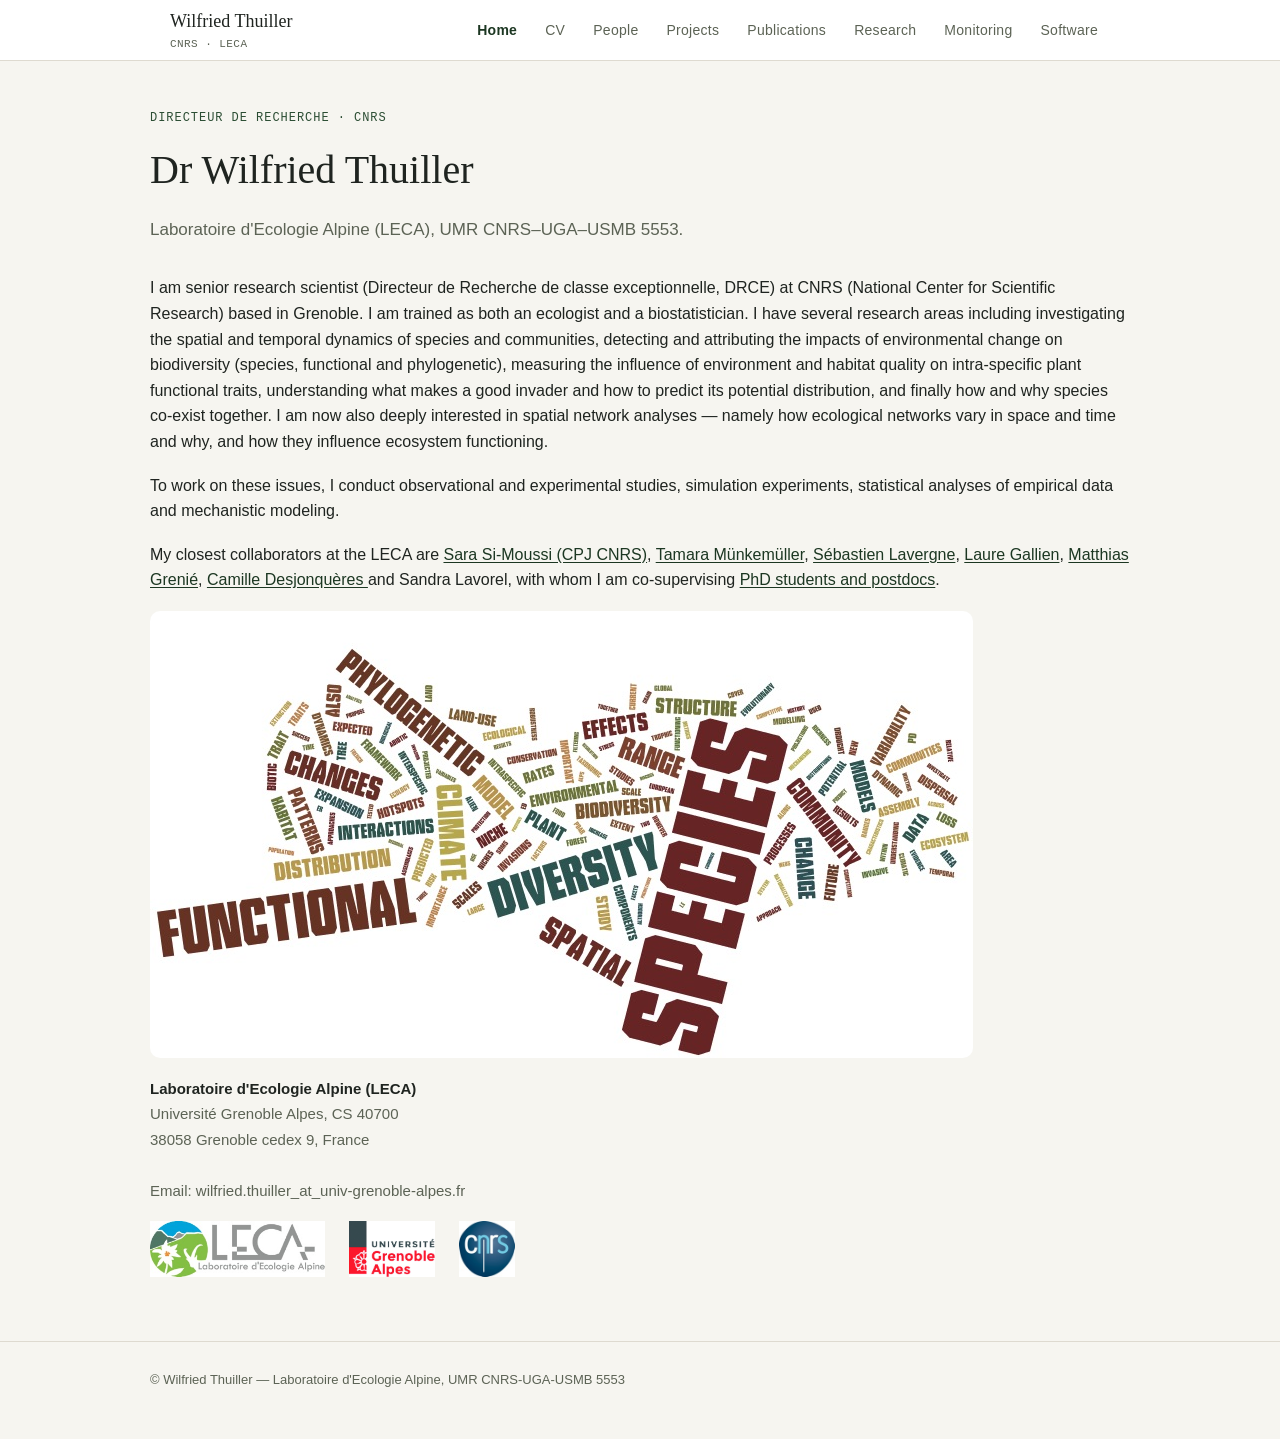
<file: index.html>
<!doctype html>
<html lang="en">
<head>
<meta charset="utf-8">
<meta name="viewport" content="width=device-width, initial-scale=1">
<title>Wilfried Thuiller</title>
<meta name="description" content="Wilfried Thuiller — CNRS research director, Laboratoire d'Ecologie Alpine, Université Grenoble Alpes.">
<link rel="stylesheet" href="assets/css/style.css">
</head>
<body>

<header class="site-header">
  <div class="site-header-inner">
    <a class="site-brand" href="index.html">Wilfried Thuiller<span class="role">CNRS &middot; LECA</span></a>
    <button class="nav-toggle" aria-expanded="false" aria-controls="site-nav" aria-label="Toggle navigation"><span></span></button>
    <nav class="site-nav" id="site-nav">
      <ul>
        <li><a href="index.html" aria-current="page">Home</a></li>
        <li><a href="CV.html">CV</a></li>
        <li><a href="People.html">People</a></li>
        <li><a href="Projects.html">Projects</a></li>
        <li><a href="Publications.html">Publications</a></li>
        <li><a href="Research.html">Research</a></li>
        <li><a href="Monitoring.html">Monitoring</a></li>
        <li><a href="Software.html">Software</a></li>
      </ul>
    </nav>
  </div>
</header>

<main>
  <div class="page-header">
    <div class="page-header-inner wide">
      <p class="eyebrow">Directeur de Recherche &middot; CNRS</p>
      <h1 class="page-title">Dr Wilfried Thuiller</h1>
      <p class="page-lede">
        Laboratoire d'Ecologie Alpine (LECA), UMR CNRS&ndash;UGA&ndash;USMB 5553.</p>
    </div>
  </div>

  <section class="content">
    <div class="content-inner wide prose">
      <p>I am senior research scientist (Directeur de Recherche de classe exceptionnelle,
        DRCE) at CNRS (National Center for Scientific Research) based in Grenoble. I am
        trained as both an ecologist and a biostatistician. I have several research
        areas including investigating the spatial and temporal dynamics of species and communities,
	detecting and attributing the impacts of environmental change on biodiversity
        (species, functional and phylogenetic), measuring the influence of environment
        and habitat quality on intra-specific plant functional traits, understanding
        what makes a good invader and how to predict its potential distribution, and
        finally how and why species co-exist together. I am now also deeply interested
        in spatial network analyses &mdash; namely how ecological networks vary in space
        and time and why, and how they influence ecosystem functioning.</p>

      <p>To work on these issues, I conduct observational and experimental studies,
        simulation experiments, statistical analyses of empirical data and mechanistic
        modeling.</p>

      <p>My closest collaborators at the LECA are
	<a href="https://bettasimousss.github.io" target="_blank" rel="noopener"> Sara Si-Moussi (CPJ CNRS)</a>, 
	<a href="http://www.muenkemueller.de/" target="_blank" rel="noopener">Tamara Münkemüller</a>,
        <a href="http://seb.lavergne.free.fr/index.html" target="_blank" rel="noopener">Sébastien Lavergne</a>,
        <a href="https://sites.google.com/site/lauregallien" target="_blank" rel="noopener"> Laure Gallien</a>,
	<a href="https://rekyt.github.io" target="_blank" rel="noopener"> Matthias Grenié</a>,
	<a href"https://desjonqu.github.io" target="_blank" rel="noopener"> Camille Desjonquères </a>
	and Sandra Lavorel, with
        whom I am co-supervising <a href="People.html">PhD students and postdocs</a>.</p>

      <p><img src="assets/img/wordle.jpg" alt="Word cloud of Wilfried Thuiller's research themes" style="border-radius:10px;"></p>

      <p class="contact-block">
        <strong>Laboratoire d'Ecologie Alpine (LECA)</strong><br>
        Université Grenoble Alpes, CS 40700<br>
        38058 Grenoble cedex 9, France<br><br>
        Email: wilfried.thuiller_at_univ-grenoble-alpes.fr
      </p>

      <div class="logo-row">
        <a href="http://www-leca.ujf-grenoble.fr" target="_blank" rel="noopener"><img src="assets/img/logo-leca.jpg" alt="Laboratoire d'Ecologie Alpine"></a>
        <img src="assets/img/logo-uga.jpg" alt="Université Grenoble Alpes">
        <img src="assets/img/logo-cnrs.jpg" alt="CNRS">
      </div>
    </div>
  </section>
</main>

<footer class="site-footer">
  <div class="site-footer-inner">
    <span>&copy; Wilfried Thuiller &mdash; Laboratoire d'Ecologie Alpine, UMR CNRS-UGA-USMB 5553</span>
  </div>
</footer>

<script src="assets/js/nav.js"></script>
</body>
</html>
</file>
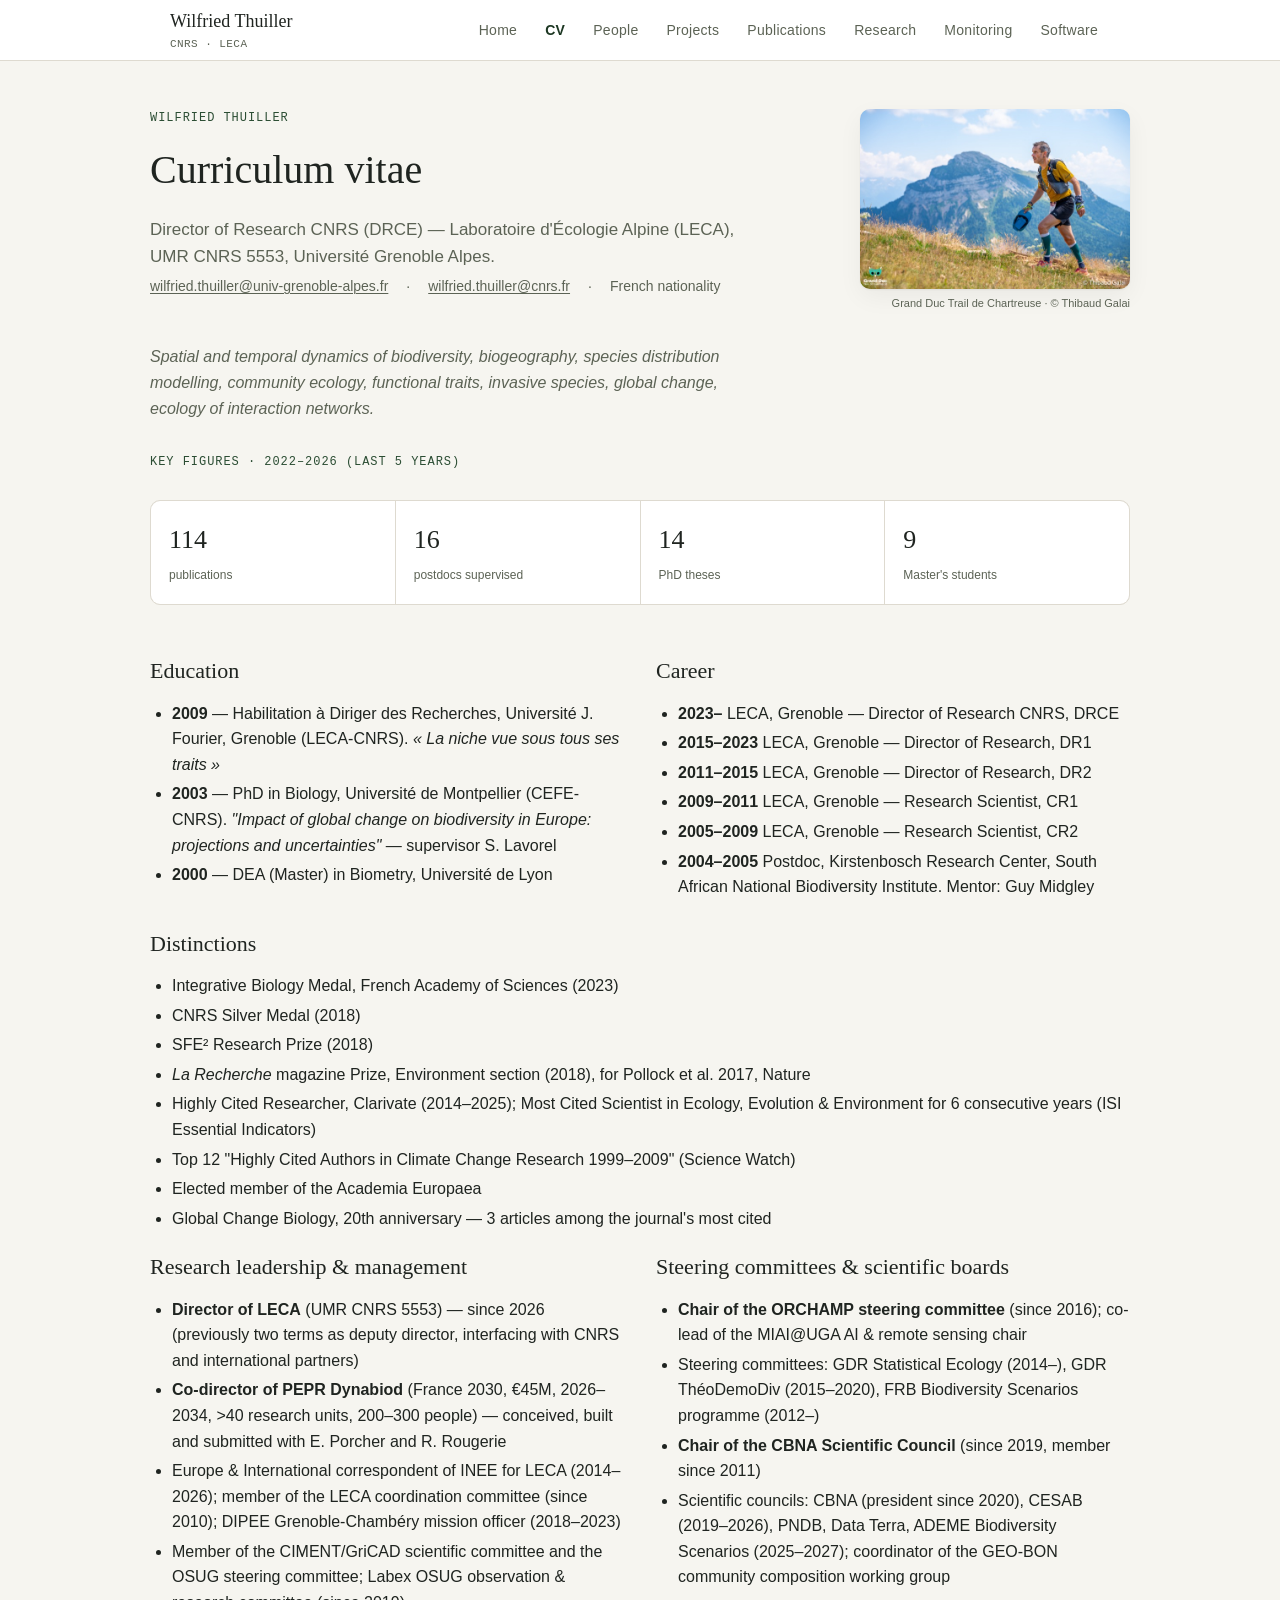
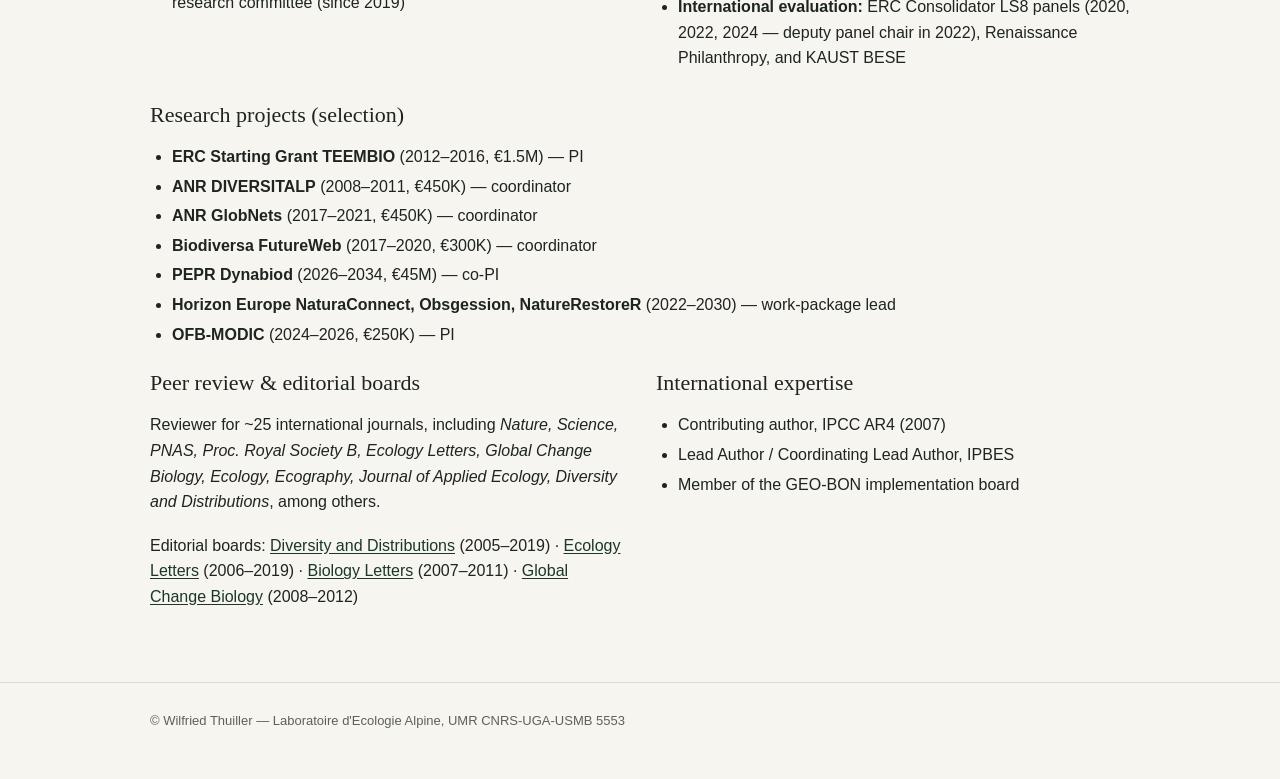
<file: CV.html>
<!doctype html>
<html lang="en">
<head>
<meta charset="utf-8">
<meta name="viewport" content="width=device-width, initial-scale=1">
<title>CV &mdash; Wilfried Thuiller</title>
<meta name="description" content="Curriculum vitae — Wilfried Thuiller, CNRS Director of Research, Laboratoire d'Ecologie Alpine.">
<link rel="stylesheet" href="assets/css/style.css">
</head>
<body>

<header class="site-header">
  <div class="site-header-inner">
    <a class="site-brand" href="index.html">Wilfried Thuiller<span class="role">CNRS &middot; LECA</span></a>
    <button class="nav-toggle" aria-expanded="false" aria-controls="site-nav" aria-label="Toggle navigation"><span></span></button>
    <nav class="site-nav" id="site-nav">
      <ul>
        <li><a href="index.html">Home</a></li>
        <li><a href="CV.html" aria-current="page">CV</a></li>
        <li><a href="People.html">People</a></li>
        <li><a href="Projects.html">Projects</a></li>
        <li><a href="Publications.html">Publications</a></li>
        <li><a href="Research.html">Research</a></li>
        <li><a href="Monitoring.html">Monitoring</a></li>
        <li><a href="Software.html">Software</a></li>
      </ul>
    </nav>
  </div>
</header>

<main>
  <div class="page-header">
    <div class="page-header-inner wide cv-header-flex">
      <div class="cv-header-text">
        <p class="eyebrow">Wilfried Thuiller</p>
        <h1 class="page-title">Curriculum vitae</h1>
        <p class="page-lede">Director of Research CNRS (DRCE) &mdash; Laboratoire d'Écologie Alpine (LECA),
          UMR CNRS 5553, Université Grenoble Alpes.</p>
        <p class="cv-intro">
          <a href="mailto:wilfried.thuiller@univ-grenoble-alpes.fr">wilfried.thuiller@univ-grenoble-alpes.fr</a>
          <span>&middot;</span>
          <a href="mailto:wilfried.thuiller@cnrs.fr">wilfried.thuiller@cnrs.fr</a>
          <span>&middot;</span>
          <span>French nationality</span>
        </p>
      </div>
      <div class="cv-header-photo cv-header-photo--lg">
        <img src="assets/img/wilfried-trail-running.jpg" alt="Wilfried Thuiller trail running in the Chartreuse mountains, Grand Duc Trail de Chartreuse">
        <p class="cv-header-photo-credit">Grand Duc Trail de Chartreuse &middot; &copy; Thibaud Galai</p>
      </div>
    </div>
  </div>

  <section class="content">
    <div class="content-inner wide">

      <p class="prose" style="font-style:italic;color:var(--text-muted);max-width:70ch;margin:0 0 8px;">Spatial
        and temporal dynamics of biodiversity, biogeography, species distribution modelling, community ecology,
        functional traits, invasive species, global change, ecology of interaction networks.</p>

      <p class="eyebrow" style="margin:32px 0 0;">Key figures &middot; <span data-stats-window>2022&ndash;2026</span> (last 5 years)</p>
      <div class="cv-stats">
        <div class="stat-tile"><span class="n" data-stat="publications">114</span><span class="l">publications</span></div>
        <div class="stat-tile"><span class="n" data-stat="postdocs">16</span><span class="l">postdocs supervised</span></div>
        <div class="stat-tile"><span class="n" data-stat="phds">14</span><span class="l">PhD theses</span></div>
        <div class="stat-tile"><span class="n" data-stat="masters">9</span><span class="l">Master's students</span></div>
      </div>
      

      <div class="cv-columns">
        <div class="prose">
          <h2>Education</h2>
          <ul>
            <li><strong>2009</strong> &mdash; Habilitation à Diriger des Recherches, Université J. Fourier,
              Grenoble (LECA-CNRS). <em>« La niche vue sous tous ses traits »</em></li>
        <li><strong>2003</strong> &mdash; PhD in Biology, Université de Montpellier (CEFE-CNRS).
              <em>"Impact of global change on biodiversity in Europe: projections and uncertainties"</em>
              &mdash; supervisor S. Lavorel</li>
        <li><strong>2000</strong> &mdash; DEA (Master) in Biometry, Université de Lyon</li>
          </ul>
        </div>
        <div class="prose">
          <h2>Career</h2>
          <ul>
            <li><strong>2023&ndash;</strong> LECA, Grenoble &mdash; Director of Research CNRS, DRCE</li>
        <li><strong>2015&ndash;2023</strong> LECA, Grenoble &mdash; Director of Research, DR1</li>
        <li><strong>2011&ndash;2015</strong> LECA, Grenoble &mdash; Director of Research, DR2</li>
        <li><strong>2009&ndash;2011</strong> LECA, Grenoble &mdash; Research Scientist, CR1</li>
        <li><strong>2005&ndash;2009</strong> LECA, Grenoble &mdash; Research Scientist, CR2</li>
        <li><strong>2004&ndash;2005</strong> Postdoc, Kirstenbosch Research Center, South African National
              Biodiversity Institute. Mentor: Guy Midgley</li>
         </ul>
        </div>
      </div>

      <div class="prose">
        <h2>Distinctions</h2>
        <ul>
          <li>Integrative Biology Medal, French Academy of Sciences (2023)</li>
        <li>CNRS Silver Medal (2018)</li>
        <li>SFE² Research Prize (2018)</li>
        <li><em>La Recherche</em> magazine Prize, Environment section (2018), for Pollock et al. 2017, Nature</li>
        <li>Highly Cited Researcher, Clarivate (2014&ndash;2025); Most Cited Scientist in Ecology, Evolution
            &amp; Environment for 6 consecutive years (ISI Essential Indicators)</li>
        <li>Top 12 "Highly Cited Authors in Climate Change Research 1999&ndash;2009" (Science Watch)</li>
        <li>Elected member of the Academia Europaea</li>
        <li>Global Change Biology, 20th anniversary &mdash; 3 articles among the journal's most cited</li>
        </ul>
      </div>

      <div class="cv-columns">
        <div class="prose">
          <h2>Research leadership &amp; management</h2>
          <ul>
            <li><strong>Director of LECA</strong> (UMR CNRS 5553) &mdash; since 2026 (previously two terms as
              deputy director, interfacing with CNRS and international partners)</li>
        <li><strong>Co-director of PEPR Dynabiod</strong> (France 2030, &euro;45M, 2026&ndash;2034, &gt;40
              research units, 200&ndash;300 people) &mdash; conceived, built and submitted with E. Porcher and
              R. Rougerie</li>
        <li>Europe &amp; International correspondent of INEE for LECA (2014&ndash;2026); member of the LECA
              coordination committee (since 2010); DIPEE Grenoble-Chambéry mission officer (2018&ndash;2023)</li>
        <li>Member of the CIMENT/GriCAD scientific committee and the OSUG steering committee; Labex OSUG
              observation &amp; research committee (since 2019)</li>
          </ul>
        </div>
        <div class="prose">
          <h2>Steering committees &amp; scientific boards</h2>
          <ul>
            <li><strong>Chair of the ORCHAMP steering committee</strong> (since 2016); co-lead of the MIAI@UGA
              AI &amp; remote sensing chair</li>
        <li>Steering committees: GDR Statistical Ecology (2014&ndash;), GDR ThéoDemoDiv (2015&ndash;2020), FRB
              Biodiversity Scenarios programme (2012&ndash;)</li>
        <li><strong>Chair of the CBNA Scientific Council</strong> (since 2019, member since 2011)</li>
        <li>Scientific councils: CBNA (president since 2020), CESAB (2019&ndash;2026), PNDB, Data Terra, ADEME
              Biodiversity Scenarios (2025&ndash;2027); coordinator of the GEO-BON community composition working
              group</li>
        <li><strong>International evaluation:</strong> ERC Consolidator LS8 panels (2020, 2022, 2024 &mdash;
              deputy panel chair in 2022), Renaissance Philanthropy, and KAUST BESE</li>
          </ul>
        </div>
      </div>

      <div class="prose">
        <h2>Research projects (selection)</h2>
        <ul>
          <li><strong>ERC Starting Grant TEEMBIO</strong> (2012&ndash;2016, &euro;1.5M) &mdash; PI</li>
        <li><strong>ANR DIVERSITALP</strong> (2008&ndash;2011, &euro;450K) &mdash; coordinator</li>
        <li><strong>ANR GlobNets</strong> (2017&ndash;2021, &euro;450K) &mdash; coordinator</li>
        <li><strong>Biodiversa FutureWeb</strong> (2017&ndash;2020, &euro;300K) &mdash; coordinator</li>
        <li><strong>PEPR Dynabiod</strong> (2026&ndash;2034, &euro;45M) &mdash; co-PI</li>
        <li><strong>Horizon Europe NaturaConnect, Obsgession, NatureRestoreR</strong> (2022&ndash;2030) &mdash;
            work-package lead</li>
        <li><strong>OFB-MODIC</strong> (2024&ndash;2026, &euro;250K) &mdash; PI</li>
        </ul>
      </div>

      <div class="cv-columns">
        <div class="prose">
          <h2>Peer review &amp; editorial boards</h2>
          <p>Reviewer for ~25 international journals, including <em>Nature, Science, PNAS, Proc. Royal Society
            B, Ecology Letters, Global Change Biology, Ecology, Ecography, Journal of Applied Ecology, Diversity
            and Distributions</em>, among others.</p>
          <p>Editorial boards:
            <a href="http://www.blackwellpublishing.com/journals/ddi/" target="_blank" rel="noopener">Diversity and Distributions</a> (2005&ndash;2019)
            &middot; <a href="http://www.blackwellpublishing.com/journals/ele/" target="_blank" rel="noopener">Ecology Letters</a> (2006&ndash;2019)
            &middot; <a href="http://www.pubs.royalsoc.ac.uk/biologyletters" target="_blank" rel="noopener">Biology Letters</a> (2007&ndash;2011)
            &middot; <a href="http://www.blackwellpublishing.com/journals/gcb/" target="_blank" rel="noopener">Global Change Biology</a> (2008&ndash;2012)</p>
        </div>
        <div class="prose">
          <h2>International expertise</h2>
          <ul>
            <li>Contributing author, IPCC AR4 (2007)</li>
        <li>Lead Author / Coordinating Lead Author, IPBES</li>
        <li>Member of the GEO-BON implementation board</li>
          </ul>
        </div>
      </div>

    </div>
  </section>
</main>

<footer class="site-footer">
  <div class="site-footer-inner">
    <span>&copy; Wilfried Thuiller &mdash; Laboratoire d'Ecologie Alpine, UMR CNRS-UGA-USMB 5553</span>
  </div>
</footer>

<script src="assets/js/nav.js"></script>
<script src="assets/js/cv-stats.js"></script>
</body>
</html>
</file>
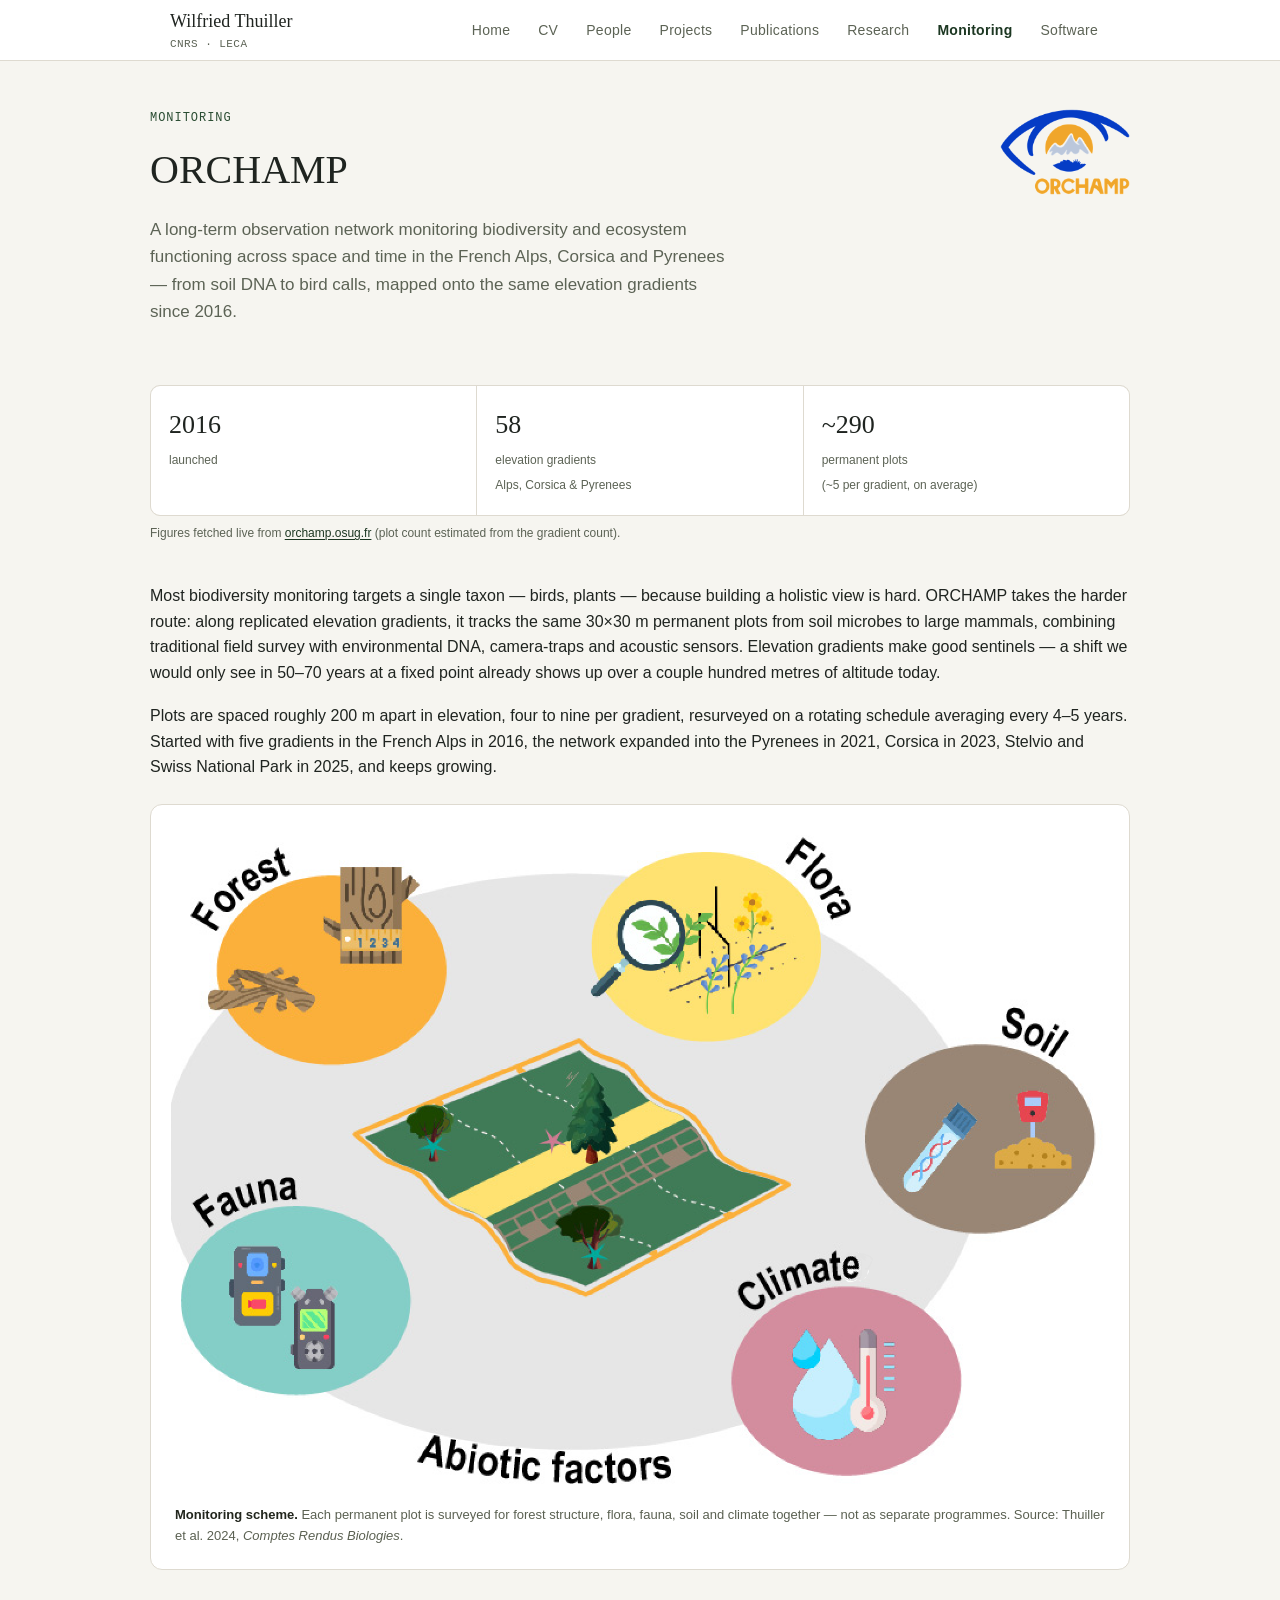
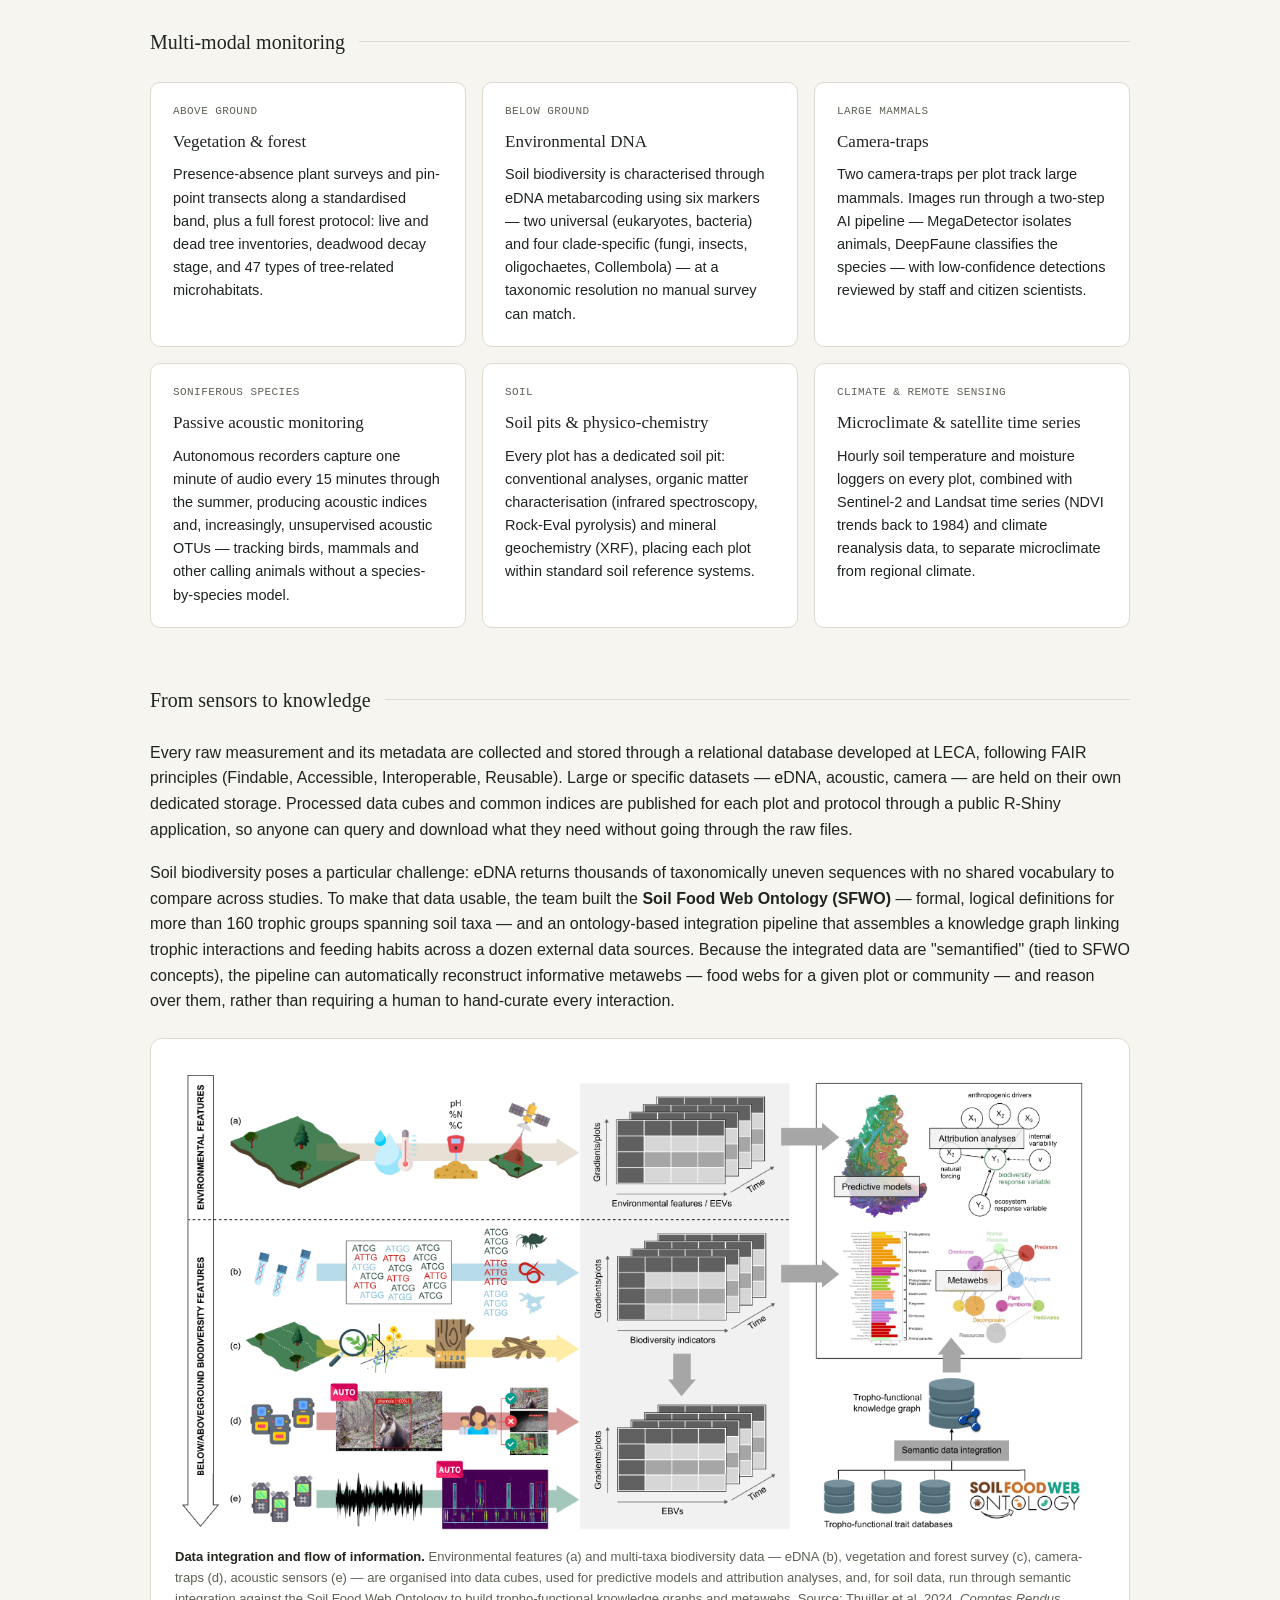
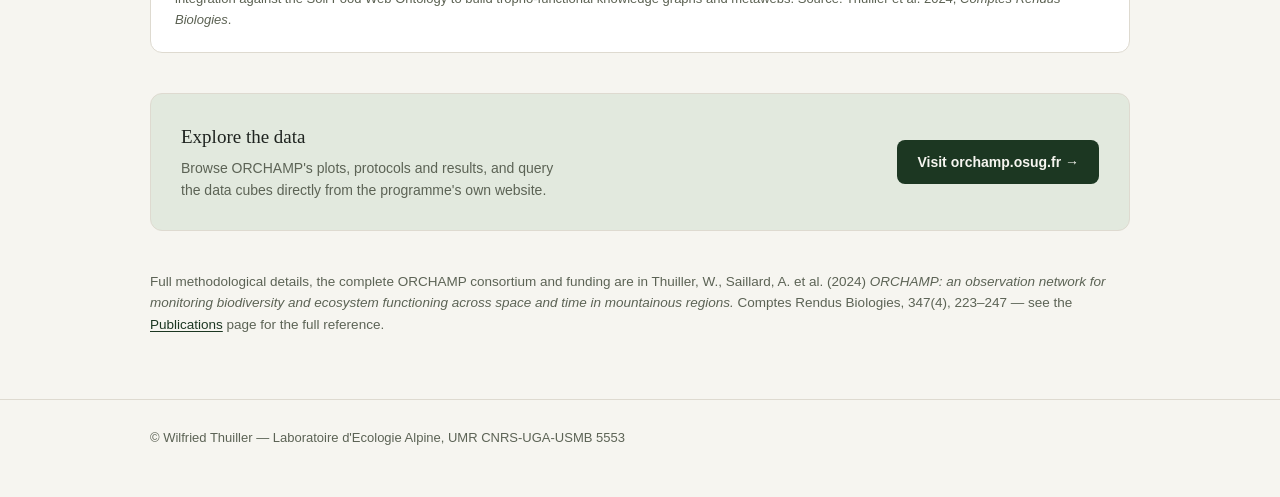
<file: Monitoring.html>
<!doctype html>
<html lang="en">
<head>
<meta charset="utf-8">
<meta name="viewport" content="width=device-width, initial-scale=1">
<title>Monitoring &mdash; Wilfried Thuiller</title>
<meta name="description" content="ORCHAMP — a mountain biodiversity observatory combining eDNA, camera-traps, acoustic sensors, ontologies and data cubes. Wilfried Thuiller, CNRS, LECA.">
<link rel="stylesheet" href="assets/css/style.css">
</head>
<body>

<header class="site-header">
  <div class="site-header-inner">
    <a class="site-brand" href="index.html">Wilfried Thuiller<span class="role">CNRS &middot; LECA</span></a>
    <button class="nav-toggle" aria-expanded="false" aria-controls="site-nav" aria-label="Toggle navigation"><span></span></button>
    <nav class="site-nav" id="site-nav">
      <ul>
        <li><a href="index.html">Home</a></li>
        <li><a href="CV.html">CV</a></li>
        <li><a href="People.html">People</a></li>
        <li><a href="Projects.html">Projects</a></li>
        <li><a href="Publications.html">Publications</a></li>
        <li><a href="Research.html">Research</a></li>
        <li><a href="Monitoring.html" aria-current="page">Monitoring</a></li>
        <li><a href="Software.html">Software</a></li>
      </ul>
    </nav>
  </div>
</header>

<main>
  <div class="page-header">
    <div class="page-header-inner wide cv-header-flex">
      <div class="cv-header-text">
        <p class="eyebrow">Monitoring</p>
        <h1 class="page-title">ORCHAMP</h1>
        <p class="page-lede">A long-term observation network monitoring biodiversity and ecosystem functioning
          across space and time in the French Alps, Corsica and Pyrenees &mdash; from soil DNA to bird calls, mapped onto
          the same elevation gradients since 2016.</p>
      </div>
      <a class="page-header-logo" href="https://orchamp.osug.fr" target="_blank" rel="noopener">
        <img src="assets/img/orchamp-logo.png" alt="ORCHAMP logo">
      </a>
    </div>
  </div>

  <section class="content">
    <div class="content-inner wide">

      <div class="cv-stats">
        <div class="stat-tile"><span class="n">2016</span><span class="l">launched</span></div>
        <div class="stat-tile"><span class="n" data-orchamp-stat="gradients">58</span><span class="l">elevation gradients<br>Alps, Corsica  &amp; Pyrenees</span></div>
        <div class="stat-tile"><span class="n" data-orchamp-stat="plots">~290</span><span class="l">permanent plots<br>(~5 per gradient, on average)</span></div>
      </div>
      <p style="font-size:12px;color:var(--text-muted);margin:-40px 0 40px;">Figures fetched live from <a href="https://orchamp.osug.fr" target="_blank" rel="noopener">orchamp.osug.fr</a> (plot count estimated from the gradient count).</p>

      <div class="prose">
        <p>Most biodiversity monitoring targets a single taxon &mdash; birds, plants &mdash; because building a
          holistic view is hard. ORCHAMP takes the harder route: along replicated elevation gradients, it tracks
          the same 30&times;30&nbsp;m permanent plots from soil microbes to large mammals, combining traditional
          field survey with environmental DNA, camera-traps and acoustic sensors. Elevation gradients make good
          sentinels &mdash; a shift we would only see in 50&ndash;70 years at a fixed point already shows up over
          a couple hundred metres of altitude today.</p>
        <p>Plots are spaced roughly 200&nbsp;m apart in elevation, four to nine per gradient, resurveyed on a
          rotating schedule averaging every 4&ndash;5 years. Started with five gradients in the French Alps in
          2016, the network expanded into the Pyrenees in 2021, Corsica in 2023, Stelvio and Swiss National Park in 2025, and keeps growing.</p>
      </div>

      <div class="figure-panel">
        <img src="assets/img/orchamp-monitoring-scheme.png" alt="ORCHAMP monitoring scheme: forest, flora, fauna, soil and climate compartments sampled on each permanent plot">
        <p class="caption"><strong>Monitoring scheme.</strong> Each permanent plot is surveyed for forest structure,
          flora, fauna, soil and climate together &mdash; not as separate programmes. Source: Thuiller et al.
          2024, <em>Comptes Rendus Biologies</em>.</p>
      </div>

      <div class="section-divider"><h2>Multi-modal monitoring</h2></div>
      <div class="card-grid">
        <div class="card">
          <div class="card-eyebrow">Above ground</div>
          <h3>Vegetation &amp; forest</h3>
          <p>Presence-absence plant surveys and pin-point transects along a standardised band, plus a full
            forest protocol: live and dead tree inventories, deadwood decay stage, and 47 types of tree-related
            microhabitats.</p>
        </div>
        <div class="card">
          <div class="card-eyebrow">Below ground</div>
          <h3>Environmental DNA</h3>
          <p>Soil biodiversity is characterised through eDNA metabarcoding using six markers &mdash; two
            universal (eukaryotes, bacteria) and four clade-specific (fungi, insects, oligochaetes, Collembola)
            &mdash; at a taxonomic resolution no manual survey can match.</p>
        </div>
        <div class="card">
          <div class="card-eyebrow">Large mammals</div>
          <h3>Camera-traps</h3>
          <p>Two camera-traps per plot track large mammals. Images run through a two-step AI pipeline &mdash;
            MegaDetector isolates animals, DeepFaune classifies the species &mdash; with low-confidence
            detections reviewed by staff and citizen scientists.</p>
        </div>
        <div class="card">
          <div class="card-eyebrow">Soniferous species</div>
          <h3>Passive acoustic monitoring</h3>
          <p>Autonomous recorders capture one minute of audio every 15 minutes through the summer, producing
            acoustic indices and, increasingly, unsupervised acoustic OTUs &mdash; tracking birds, mammals and
            other calling animals without a species-by-species model.</p>
        </div>
        <div class="card">
          <div class="card-eyebrow">Soil</div>
          <h3>Soil pits &amp; physico-chemistry</h3>
          <p>Every plot has a dedicated soil pit: conventional analyses, organic matter characterisation
            (infrared spectroscopy, Rock-Eval pyrolysis) and mineral geochemistry (XRF), placing each plot within
            standard soil reference systems.</p>
        </div>
        <div class="card">
          <div class="card-eyebrow">Climate &amp; remote sensing</div>
          <h3>Microclimate &amp; satellite time series</h3>
          <p>Hourly soil temperature and moisture loggers on every plot, combined with Sentinel-2 and Landsat
            time series (NDVI trends back to 1984) and climate reanalysis data, to separate microclimate from
            regional climate.</p>
        </div>
      </div>

      <div class="section-divider"><h2>From sensors to knowledge</h2></div>
      <div class="prose">
        <p>Every raw measurement and its metadata are collected and stored through a relational database
          developed at LECA, following FAIR principles (Findable, Accessible, Interoperable, Reusable). Large or
          specific datasets &mdash; eDNA, acoustic, camera &mdash; are held on their own dedicated storage.
          Processed data cubes and common indices are published for each plot and protocol through a public
          R-Shiny application, so anyone can query and download what they need without going through the raw
          files.</p>
        <p>Soil biodiversity poses a particular challenge: eDNA returns thousands of taxonomically uneven
          sequences with no shared vocabulary to compare across studies. To make that data usable, the team built
          the <strong>Soil Food Web Ontology (SFWO)</strong> &mdash; formal, logical definitions for more than 160
          trophic groups spanning soil taxa &mdash; and an ontology-based integration pipeline that assembles a
          knowledge graph linking trophic interactions and feeding habits across a dozen external data sources.
          Because the integrated data are "semantified" (tied to SFWO concepts), the pipeline can automatically
          reconstruct informative metawebs &mdash; food webs for a given plot or community &mdash; and reason over
          them, rather than requiring a human to hand-curate every interaction.</p>
      </div>

      <div class="figure-panel">
        <img src="assets/img/orchamp-data-integration.png" alt="ORCHAMP data flow: environmental and biodiversity sensors feed data cubes, which feed predictive models, metawebs, a tropho-functional knowledge graph and the Soil Food Web Ontology">
        <p class="caption"><strong>Data integration and flow of information.</strong> Environmental features (a)
          and multi-taxa biodiversity data &mdash; eDNA (b), vegetation and forest survey (c), camera-traps (d),
          acoustic sensors (e) &mdash; are organised into data cubes, used for predictive models and attribution
          analyses, and, for soil data, run through semantic integration against the Soil Food Web Ontology to
          build tropho-functional knowledge graphs and metawebs. Source: Thuiller et al. 2024,
          <em>Comptes Rendus Biologies</em>.</p>
      </div>

      <div class="cta-box">
        <div class="cta-text">
          <h3>Explore the data</h3>
          <p>Browse ORCHAMP's plots, protocols and results, and query the data cubes directly from the
            programme's own website.</p>
        </div>
        <a class="btn" href="https://orchamp.osug.fr" target="_blank" rel="noopener">Visit orchamp.osug.fr &rarr;</a>
      </div>

      <div class="prose">
        <p style="font-size:13.5px;color:var(--text-muted);">Full methodological details, the complete ORCHAMP
          consortium and funding are in Thuiller, W., Saillard, A. et al. (2024) <em>ORCHAMP: an observation
          network for monitoring biodiversity and ecosystem functioning across space and time in mountainous
          regions.</em> Comptes Rendus Biologies, 347(4), 223&ndash;247 &mdash; see the
          <a href="Publications.html">Publications</a> page for the full reference.</p>
      </div>

    </div>
  </section>
</main>

<footer class="site-footer">
  <div class="site-footer-inner">
    <span>&copy; Wilfried Thuiller &mdash; Laboratoire d'Ecologie Alpine, UMR CNRS-UGA-USMB 5553</span>
  </div>
</footer>

<script src="assets/js/nav.js"></script>
<script src="assets/js/orchamp-stats.js"></script>
</body>
</html>
</file>
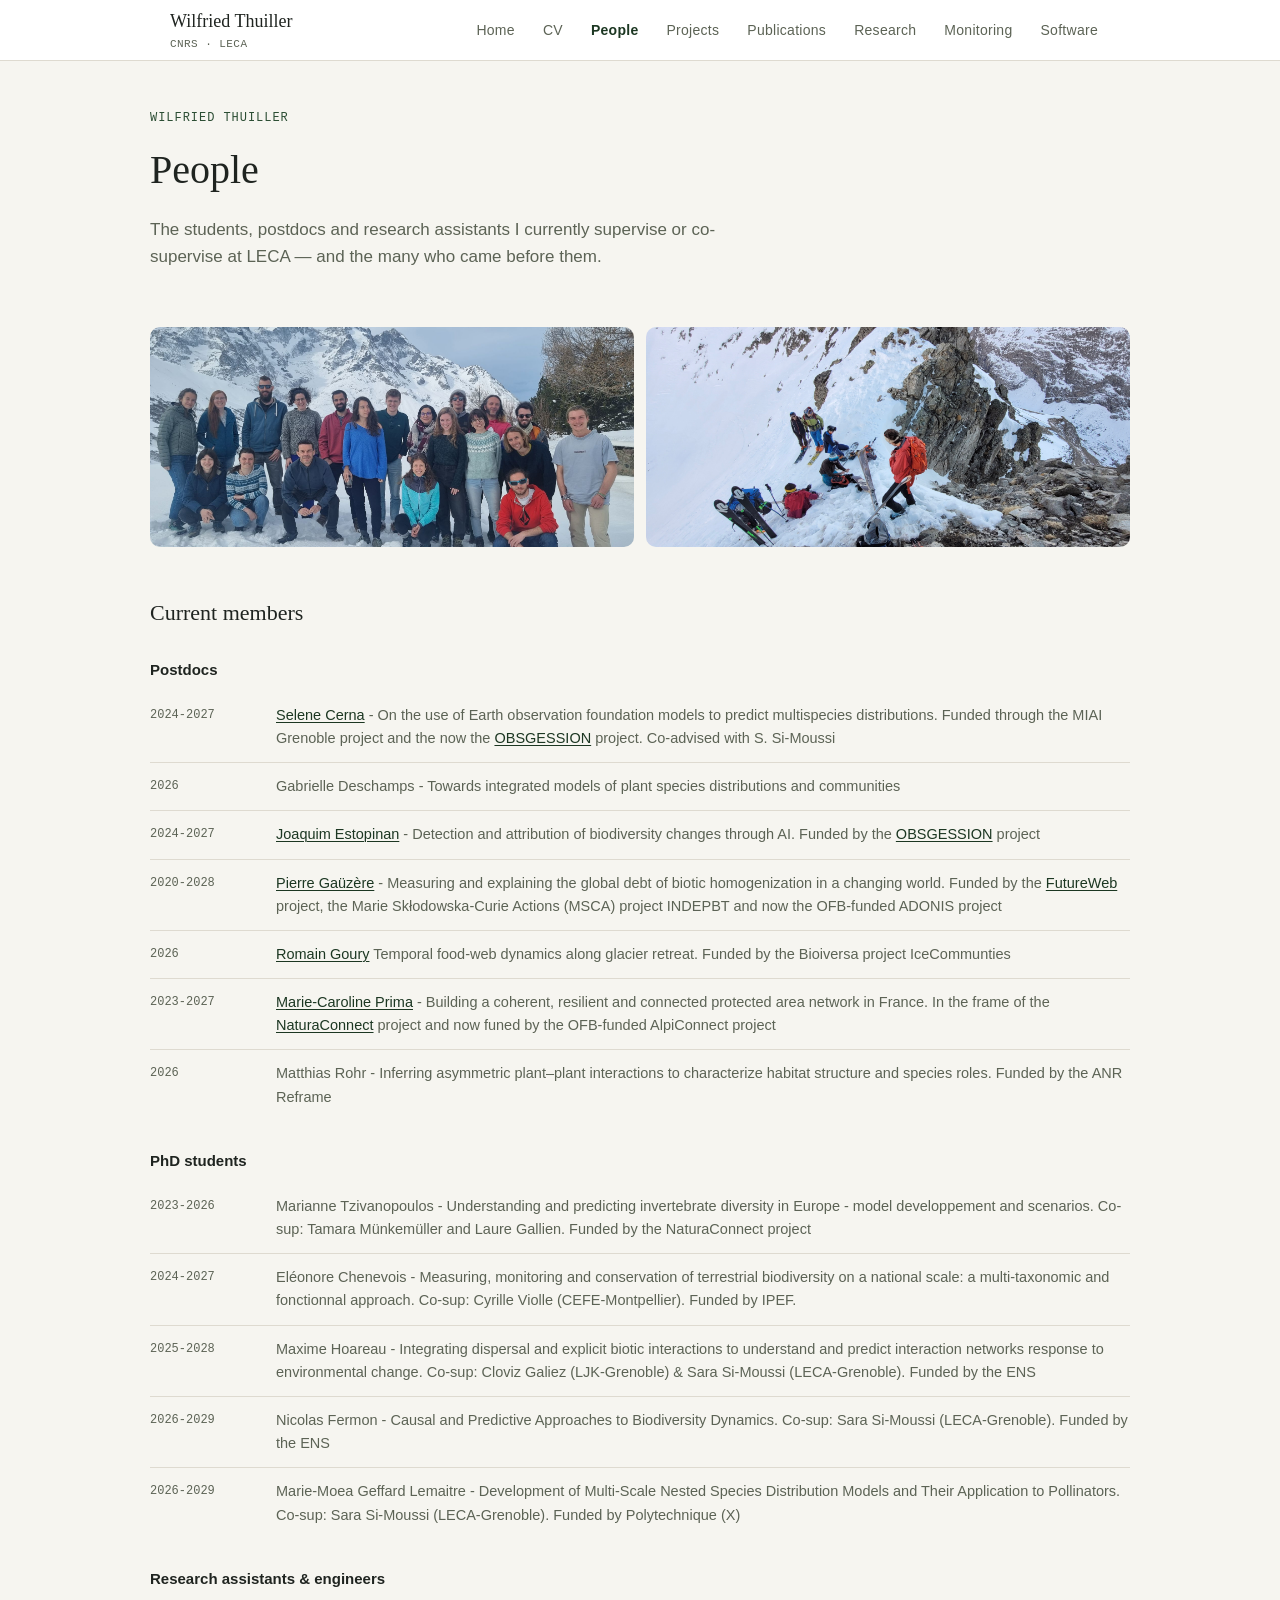
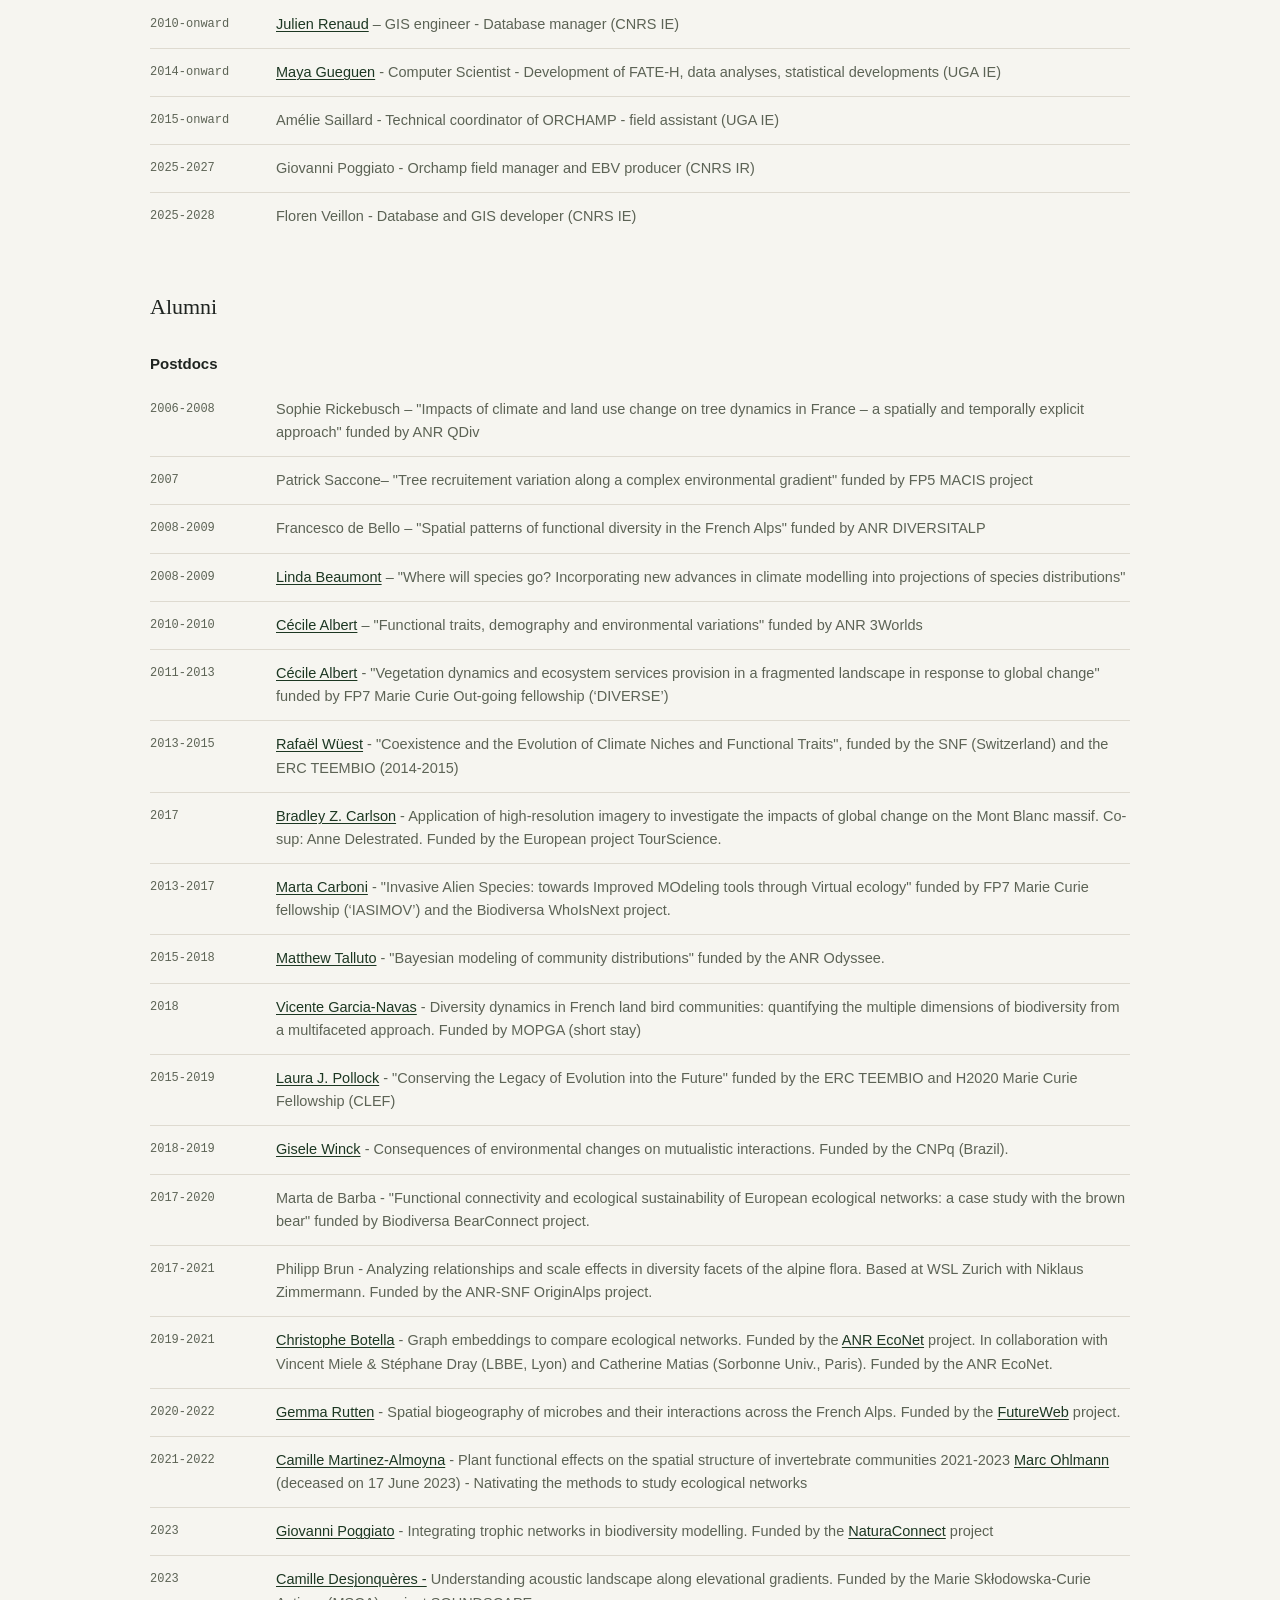
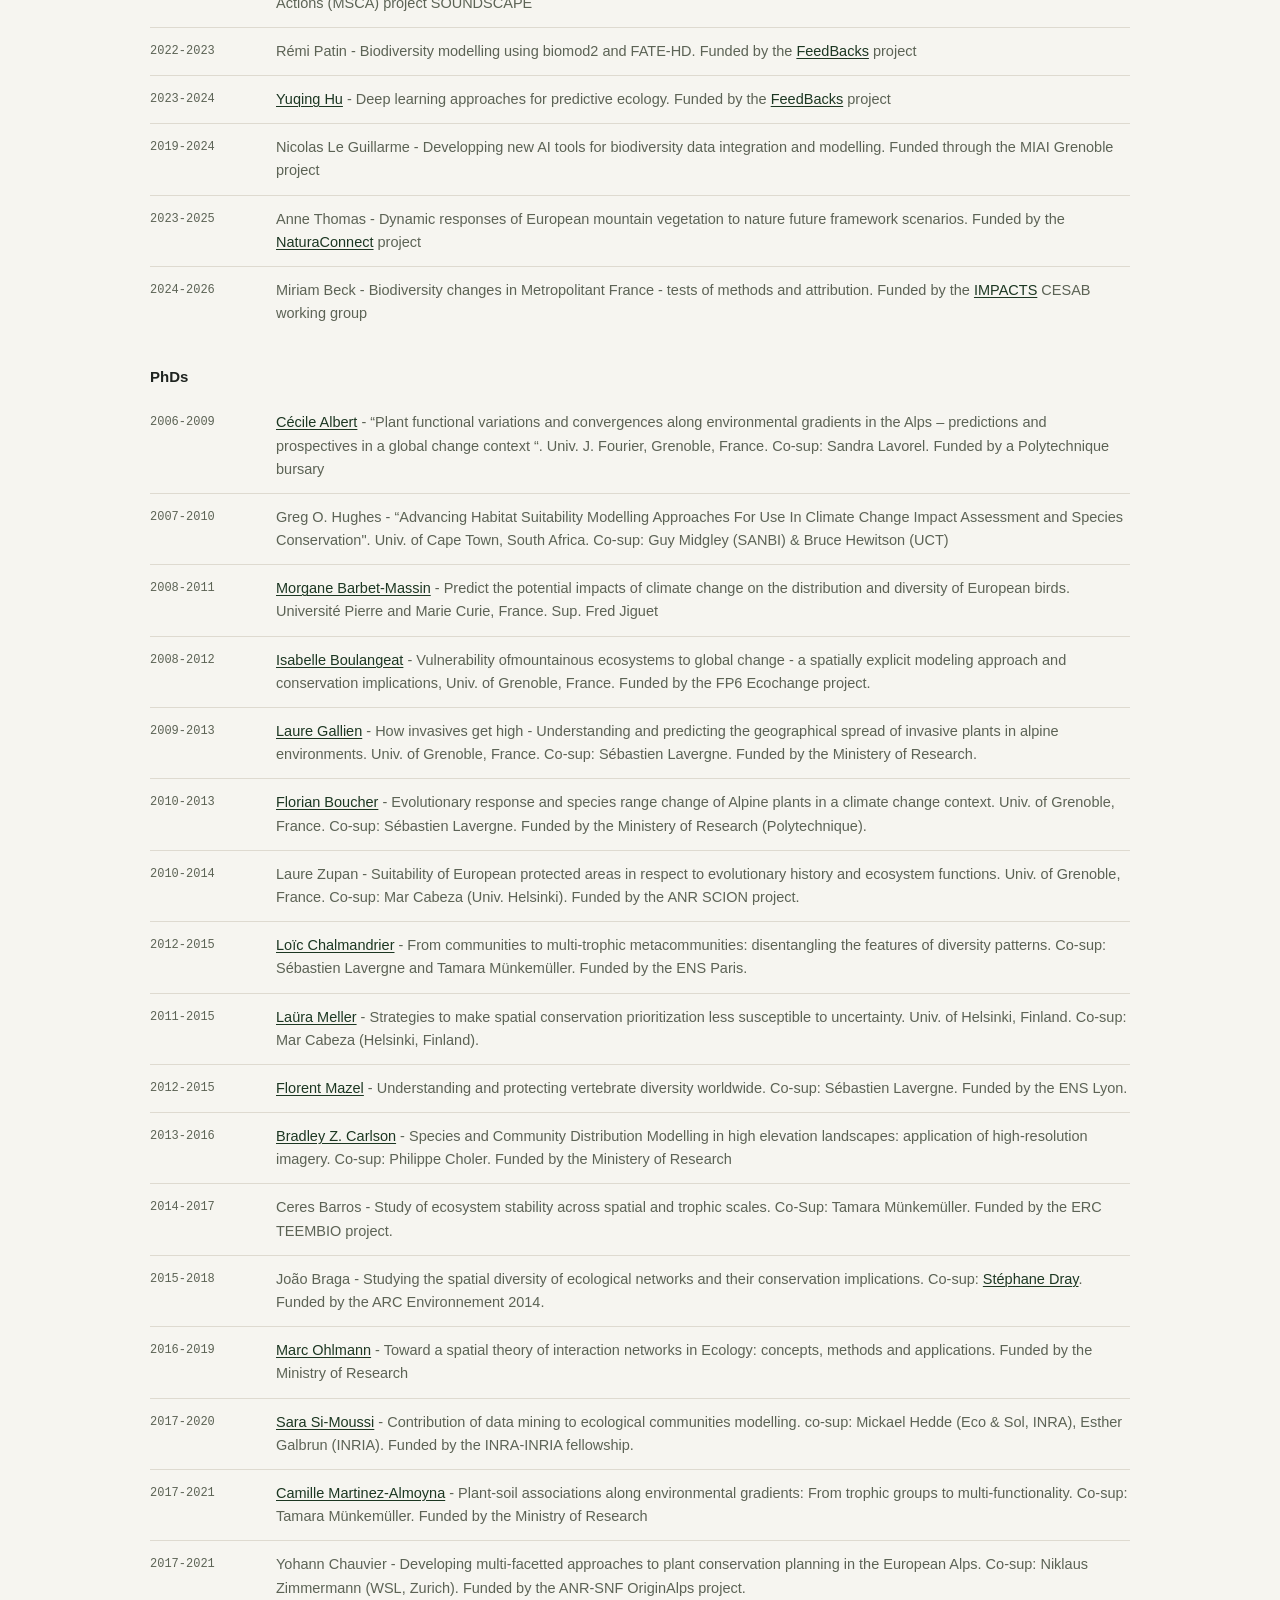
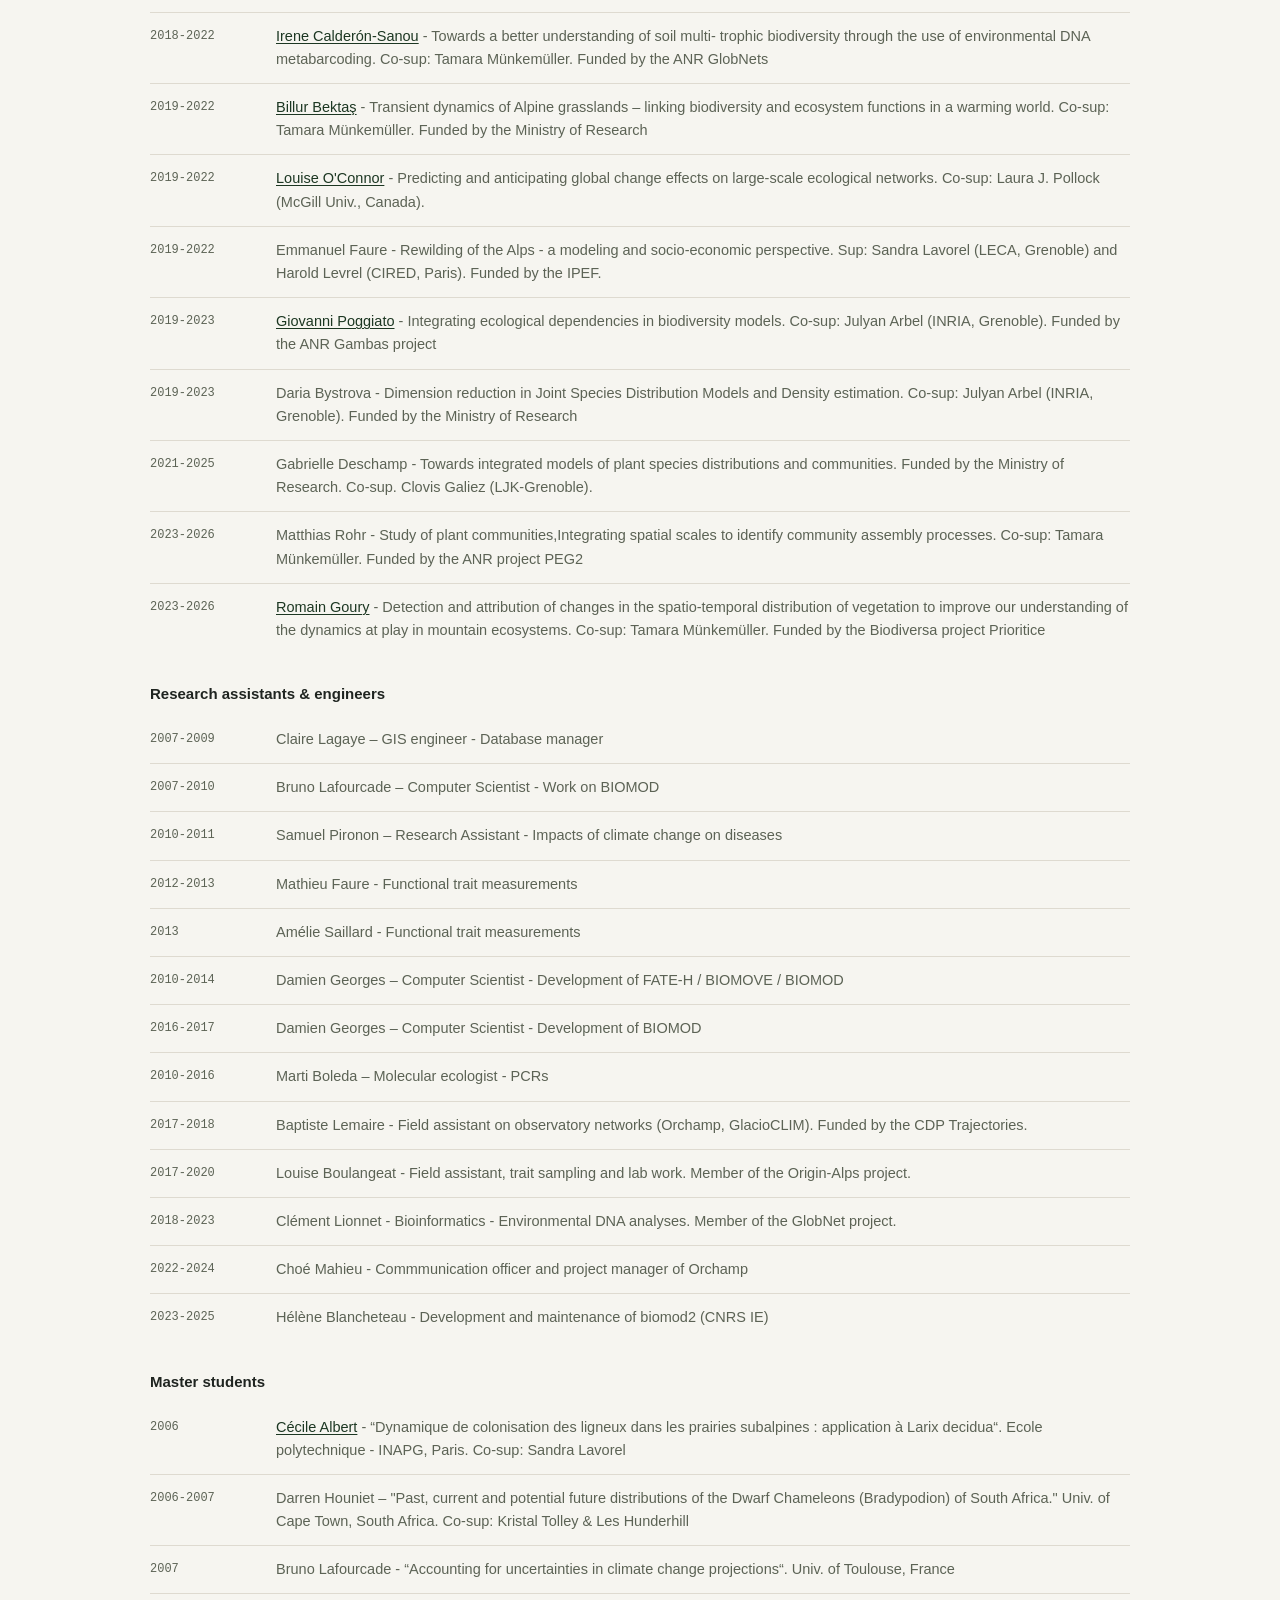
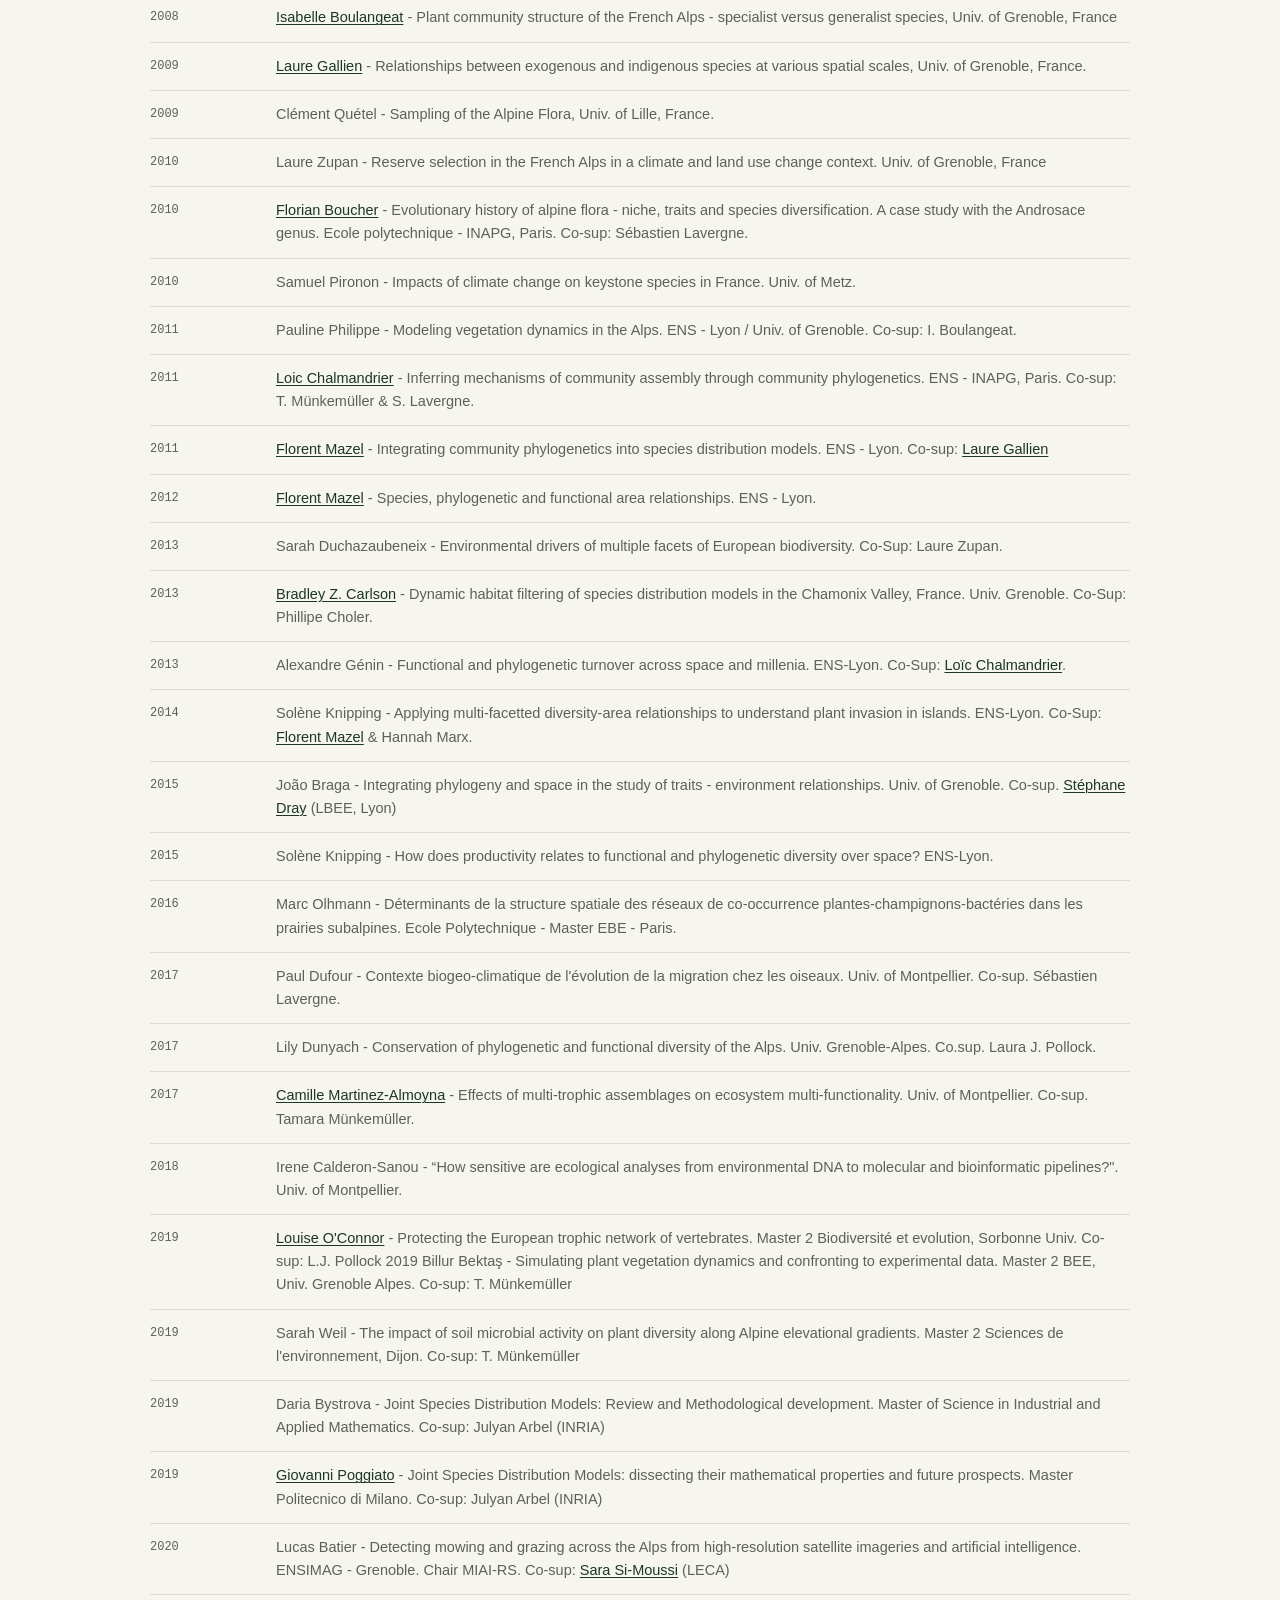
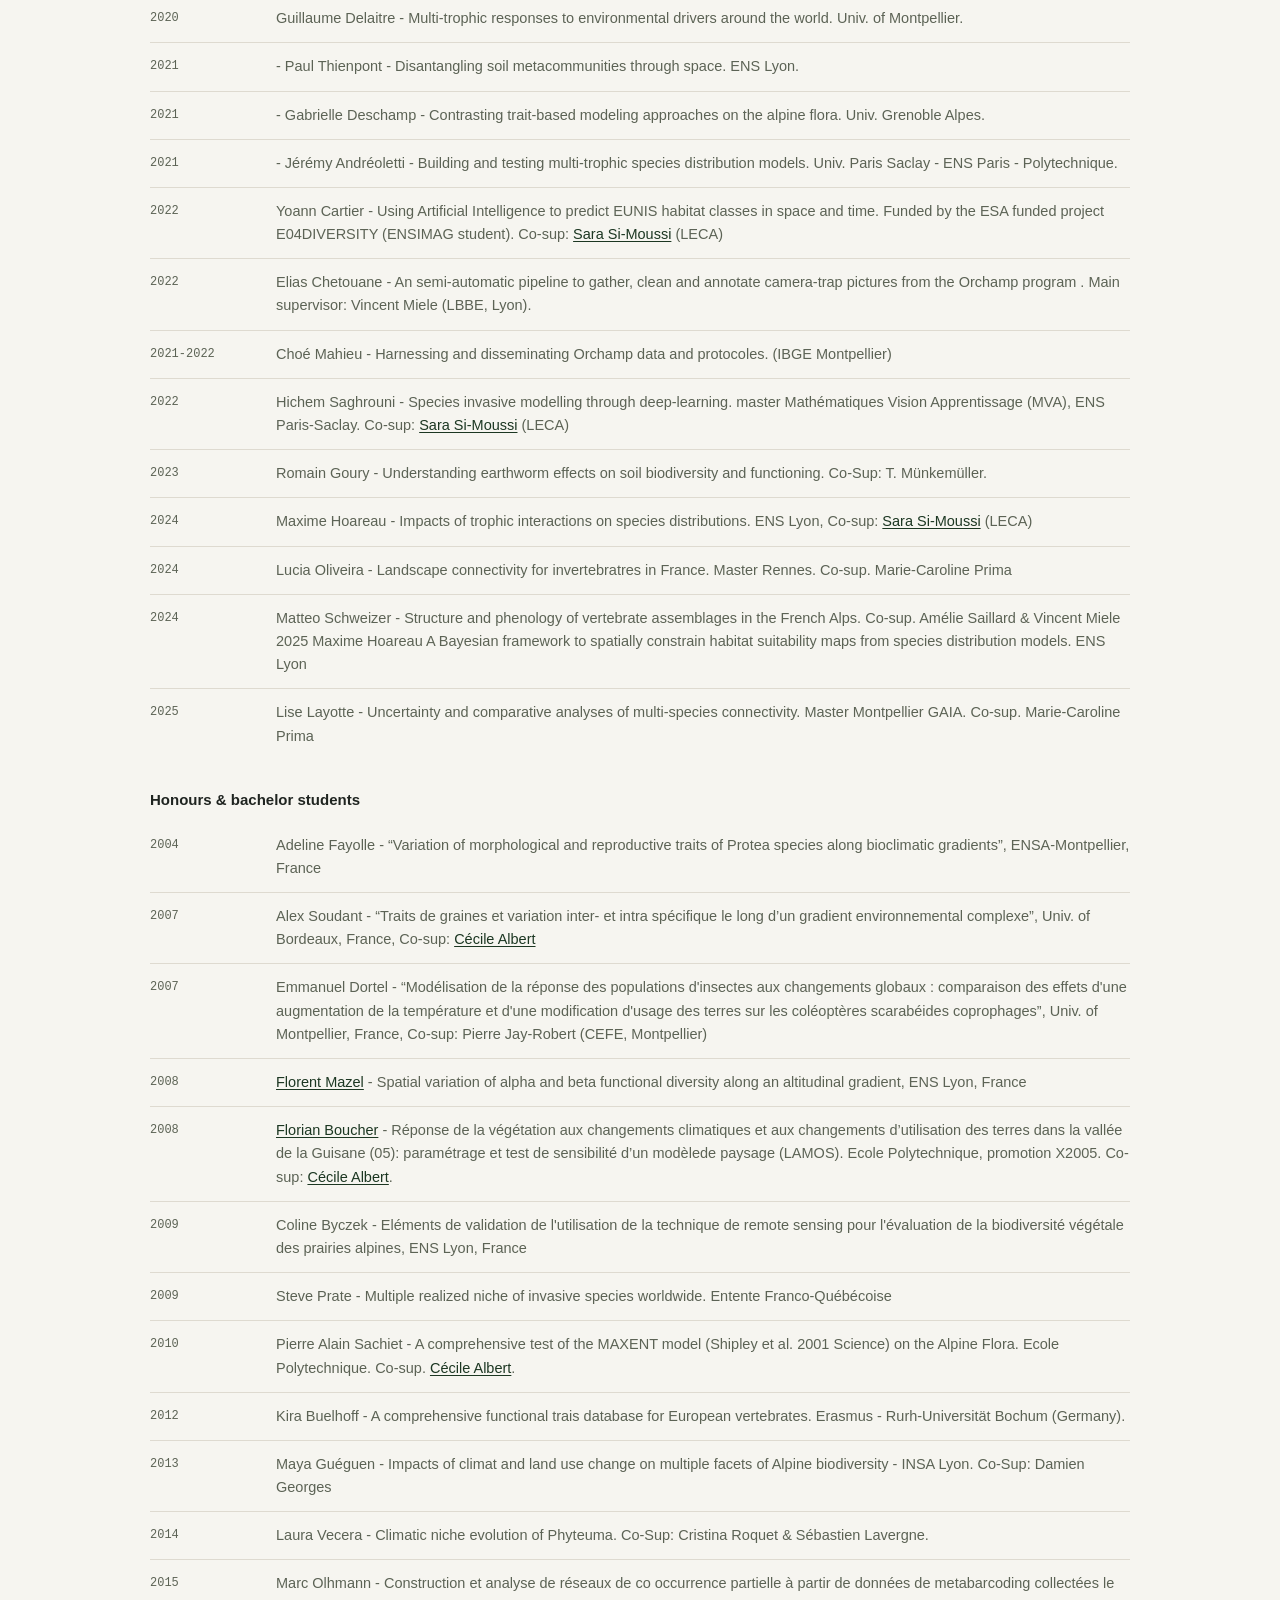
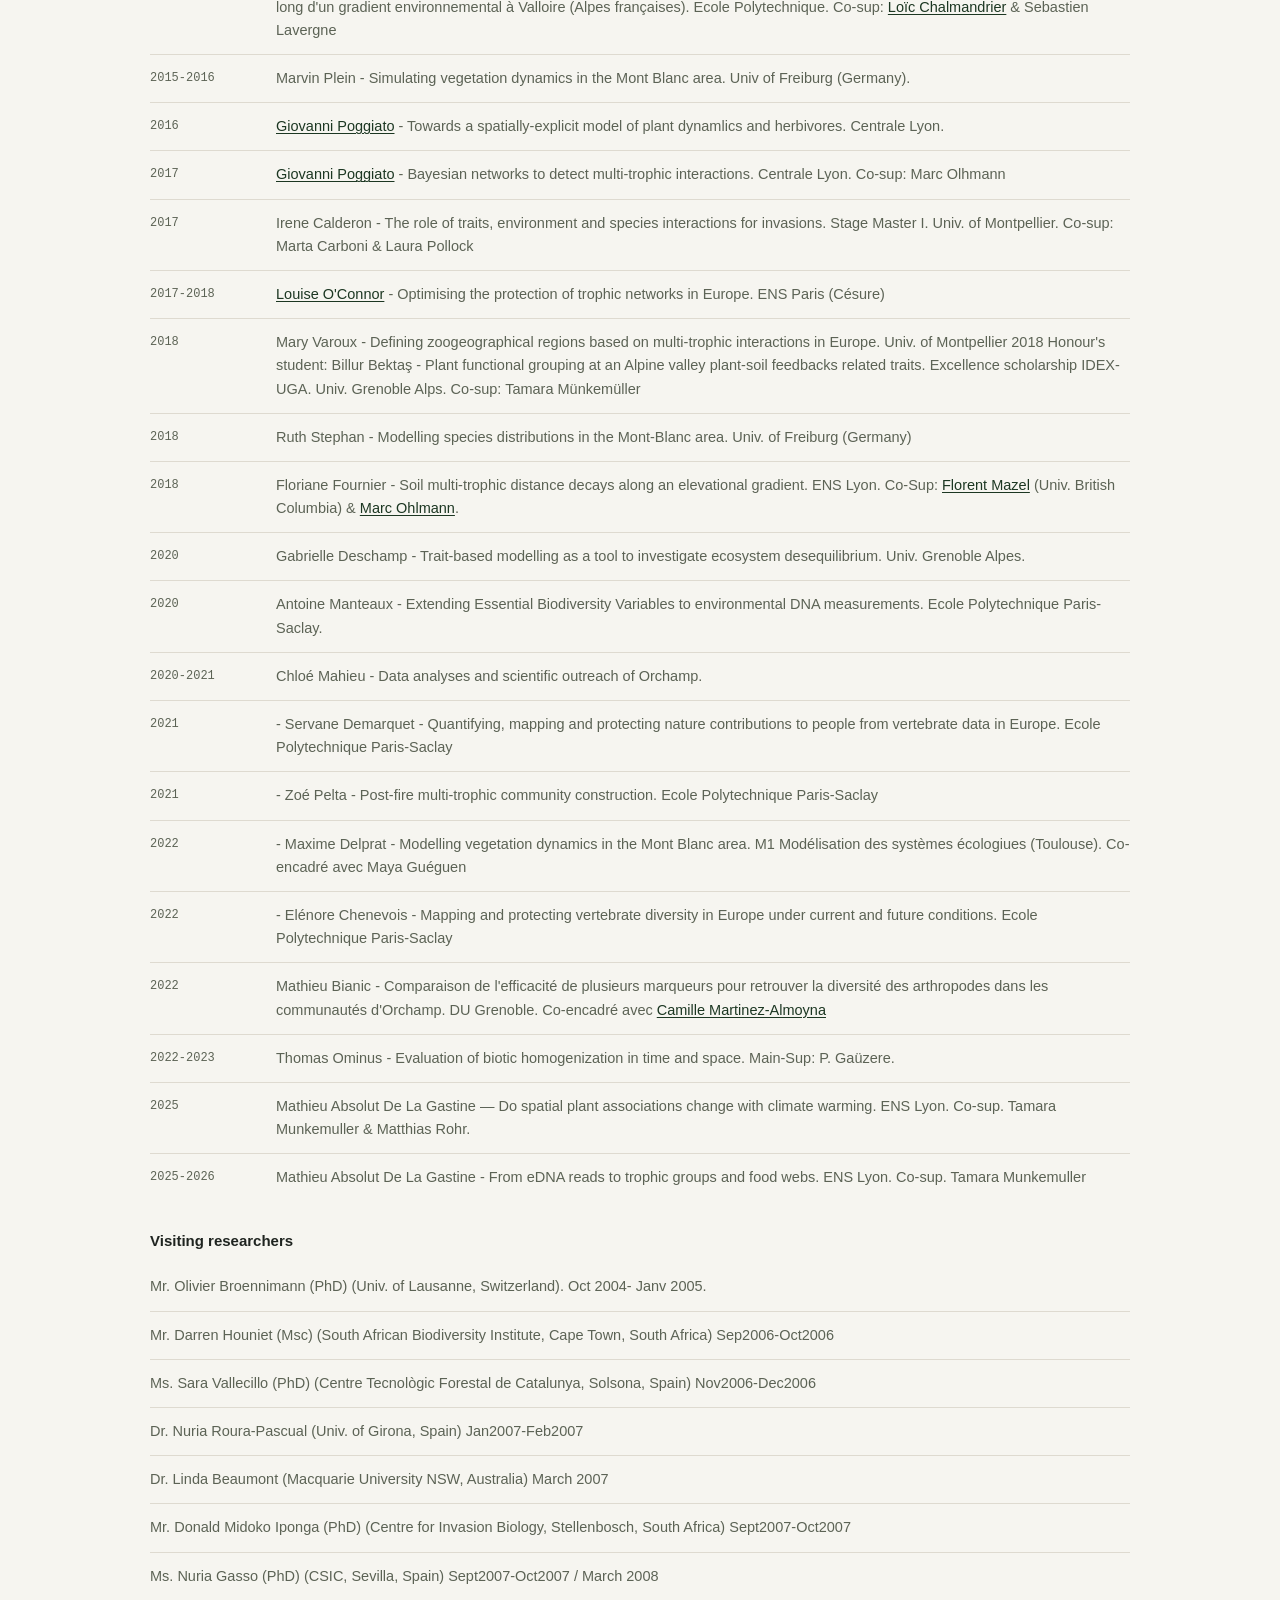
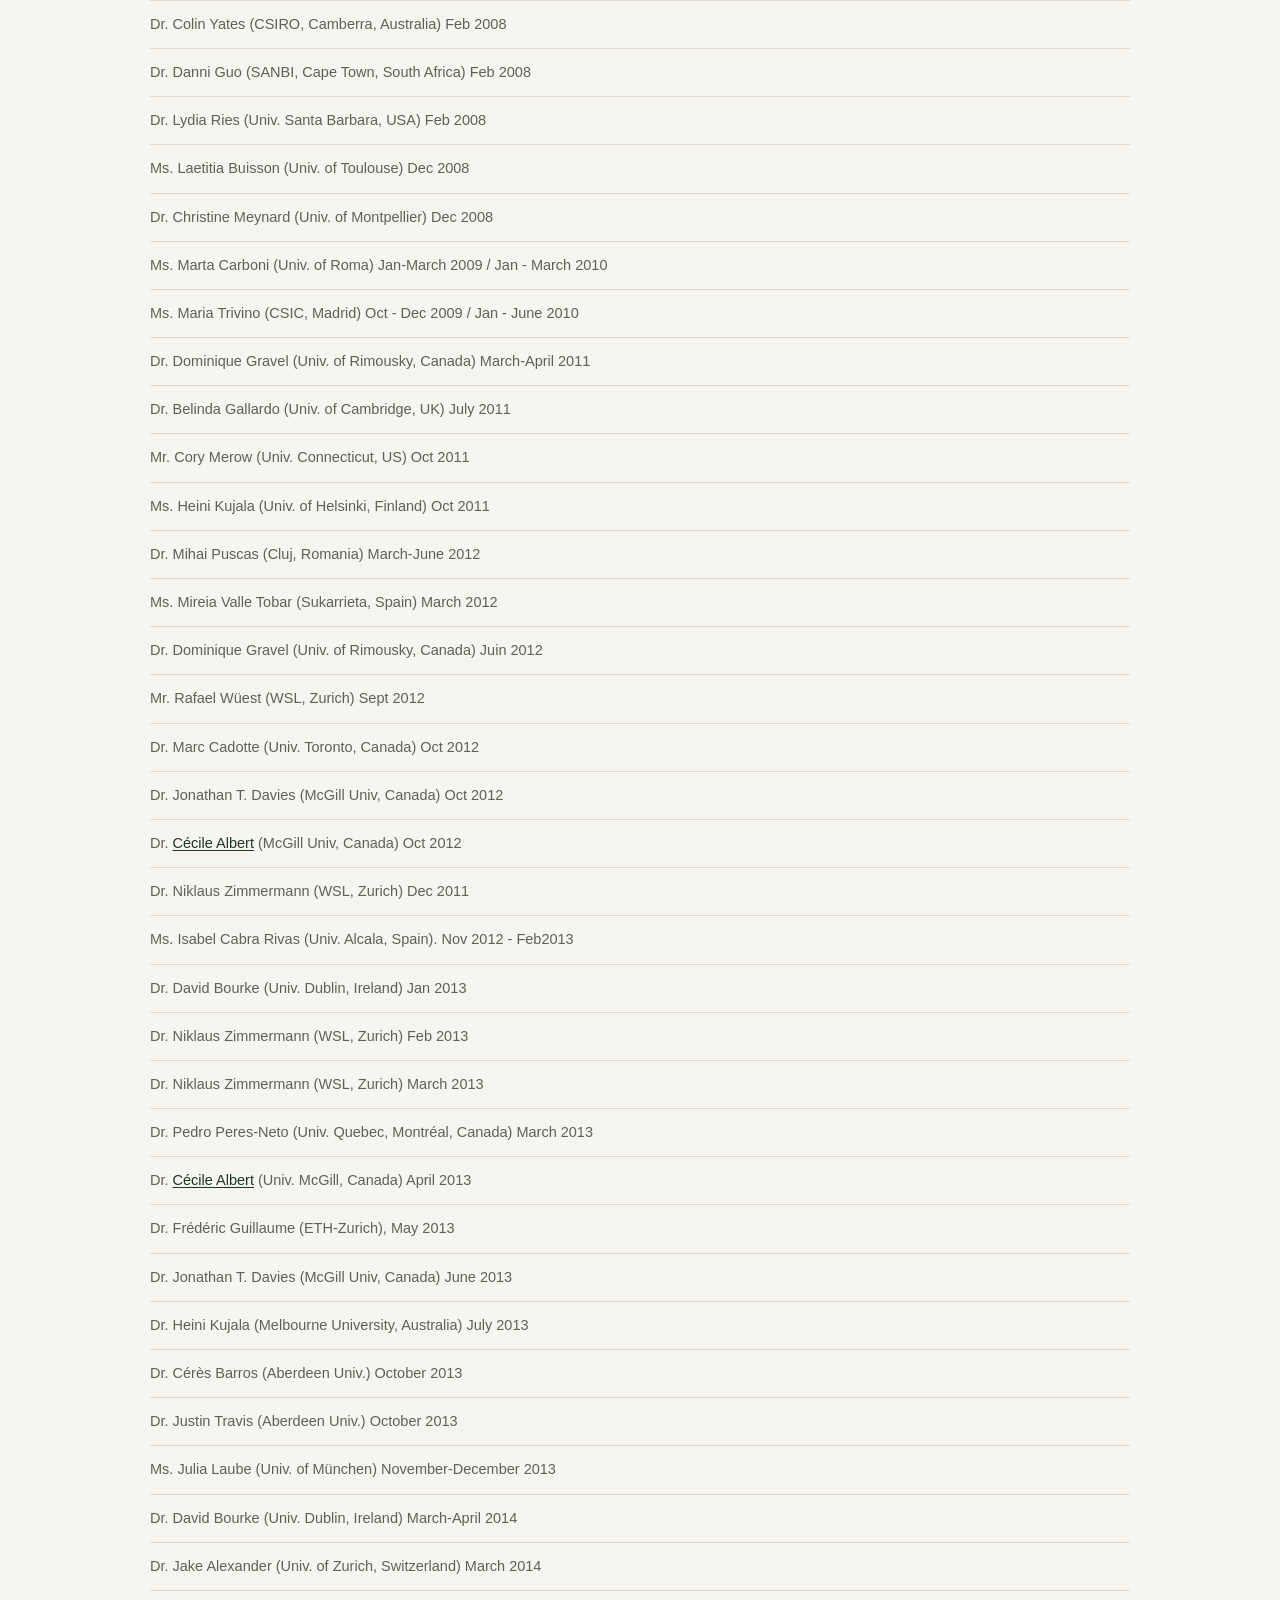
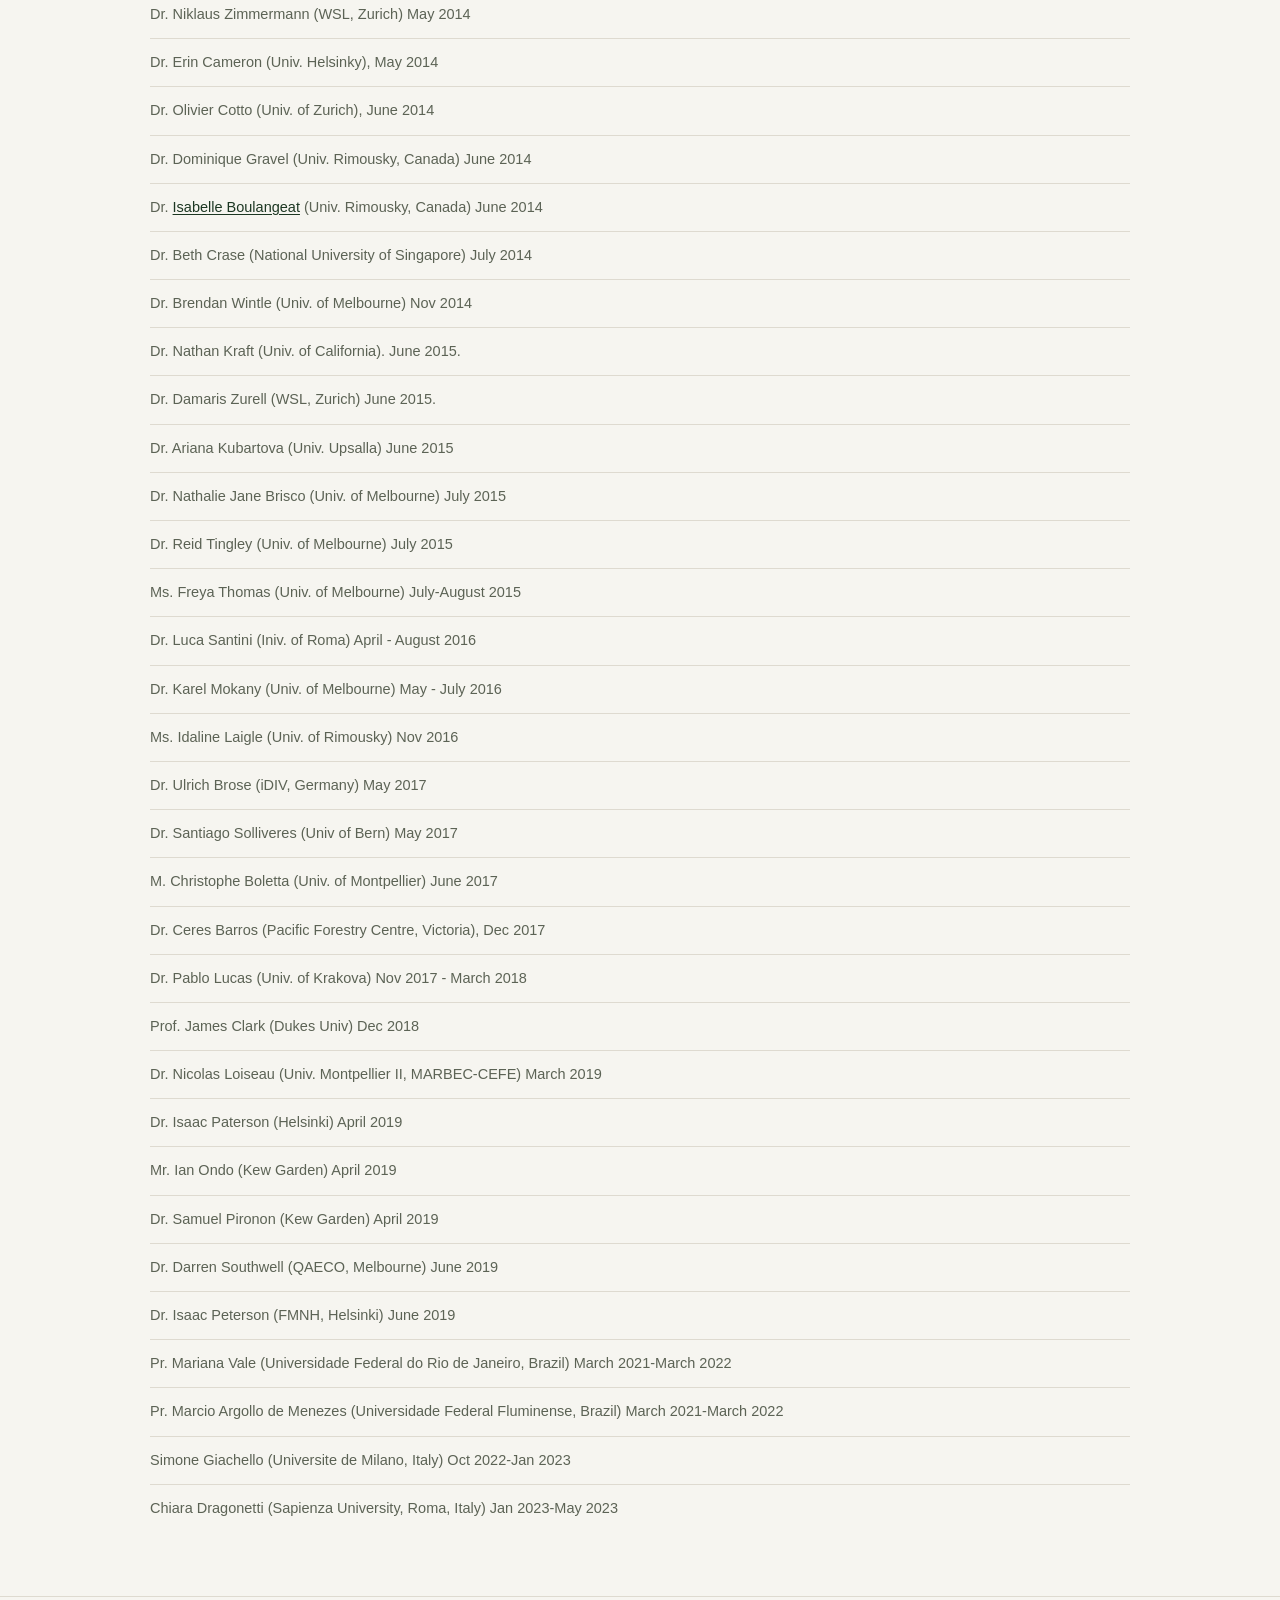
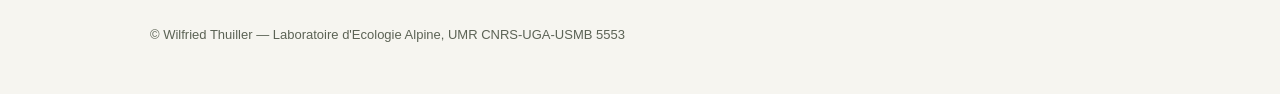
<file: People.html>
<!doctype html>
<html lang="en">
<head>
<meta charset="utf-8">
<meta name="viewport" content="width=device-width, initial-scale=1">
<title>People &mdash; Wilfried Thuiller</title>
<meta name="description" content="Current lab members and alumni supervised or co-supervised by Wilfried Thuiller, LECA, CNRS.">
<link rel="stylesheet" href="assets/css/style.css">
</head>
<body>

<header class="site-header">
  <div class="site-header-inner">
    <a class="site-brand" href="index.html">Wilfried Thuiller<span class="role">CNRS &middot; LECA</span></a>
    <button class="nav-toggle" aria-expanded="false" aria-controls="site-nav" aria-label="Toggle navigation"><span></span></button>
    <nav class="site-nav" id="site-nav">
      <ul>
        <li><a href="index.html">Home</a></li>
        <li><a href="CV.html">CV</a></li>
        <li><a href="People.html" aria-current="page">People</a></li>
        <li><a href="Projects.html">Projects</a></li>
        <li><a href="Publications.html">Publications</a></li>
        <li><a href="Research.html">Research</a></li>
        <li><a href="Monitoring.html">Monitoring</a></li>
        <li><a href="Software.html">Software</a></li>
      </ul>
    </nav>
  </div>
</header>

<main>
  <div class="page-header">
    <div class="page-header-inner wide">
      <p class="eyebrow">Wilfried Thuiller</p>
      <h1 class="page-title">People</h1>
      <p class="page-lede">The students, postdocs and research assistants I currently supervise or
        co-supervise at LECA &mdash; and the many who came before them.</p>
    </div>
  </div>

  <section class="content">
    <div class="content-inner wide people-page">

      <div class="people-photos">
        <img src="assets/img/people-group-2023.jpeg" alt="Group photo of the team, 2023">
        <img src="assets/img/people-ski.jpg" alt="Team ski trip">
      </div>

      <h2>Current members</h2>
      <h3>Postdocs</h3>
      <ul class="people-list">
      <li class="people-item">
        <span class="years">2024-2027</span>
        <span class="desc"><a href="https://scholar.google.com/citations?user=liwMMyUAAAAJ" target="_blank" rel="noopener">Selene Cerna</a> - On the use of Earth observation foundation models to predict multispecies distributions. Funded through the MIAI Grenoble project and the now the <a href="https://blog.pensoft.net/2024/02/19/earth-observation-meets-in-situ-biodiversity-monitoring-pensoft-joins-the-obsgession-project/" target="_blank" rel="noopener">OBSGESSION</a> project. Co-advised with S. Si-Moussi</span>
      </li>
      <li class="people-item">
        <span class="years">2026</span>
        <span class="desc">Gabrielle Deschamps - Towards integrated models of plant species distributions and communities</span>
      </li>
      <li class="people-item">
        <span class="years">2024-2027</span>
        <span class="desc"><a href="https://scholar.google.com/citations?user=K0R5WksAAAAJ" target="_blank" rel="noopener">Joaquim Estopinan</a> - Detection and attribution of biodiversity changes through AI. Funded by the <a href="https://blog.pensoft.net/2024/02/19/earth-observation-meets-in-situ-biodiversity-monitoring-pensoft-joins-the-obsgession-project/" target="_blank" rel="noopener">OBSGESSION</a> project</span>
      </li>
      <li class="people-item">
        <span class="years">2020-2028</span>
        <span class="desc"><a href="https://pierregauzere.wordpress.com" target="_blank" rel="noopener">Pierre Gaüzère</a> - Measuring and explaining the global debt of biotic homogenization in a changing world. Funded by the <a href="https://leca.osug.fr/Biodiversa-2022-2019-FutureWeb" target="_blank" rel="noopener">FutureWeb</a> project, the  Marie Skłodowska-Curie Actions (MSCA) project INDEPBT and now the OFB-funded ADONIS project </span>
      </li>
        <li class="people-item">
        <span class="years">2026</span>
        <span class="desc"><a href="https://74romain.github.io/Romain_Goury/" target="_blank" rel="noopener"> Romain Goury</a> Temporal food-web dynamics along glacier retreat. Funded by the Bioiversa project IceCommunties</span>
      </li>
      <li class="people-item">
        <span class="years">2023-2027</span>
        <span class="desc"><a href="https://mcpri3.github.io/mcprima.github.io/" target="_blank" rel="noopener">Marie-Caroline Prima</a> - Building a coherent, resilient and connected protected area network in France. In the frame of the <a href="https://naturaconnect.eu" target="_blank" rel="noopener">NaturaConnect</a> project and now funed by the OFB-funded AlpiConnect project </span>
      </li>
       <li class="people-item">
        <span class="years">2026</span>
        <span class="desc">Matthias Rohr - Inferring asymmetric plant–plant interactions to characterize habitat structure and species roles. Funded by the ANR Reframe </span>
      </li>
     </ul>

      <h3>PhD students</h3>
      <ul class="people-list">
      <li class="people-item">
        <span class="years">2023-2026</span>
        <span class="desc">Marianne Tzivanopoulos - Understanding and predicting invertebrate diversity in Europe - model developpement and scenarios. Co-sup: Tamara Münkemüller and Laure Gallien. Funded by the NaturaConnect project</span>
      </li>
      <li class="people-item">
        <span class="years">2024-2027</span>
        <span class="desc">Eléonore Chenevois - Measuring, monitoring and conservation of terrestrial biodiversity on a national scale: a multi-taxonomic and fonctionnal approach. Co-sup: Cyrille Violle (CEFE-Montpellier). Funded by IPEF.</span>
      </li>
      <li class="people-item">
        <span class="years">2025-2028</span>
        <span class="desc">Maxime Hoareau - Integrating dispersal and explicit biotic interactions to understand and predict interaction networks response to environmental change. Co-sup: Cloviz Galiez (LJK-Grenoble) &amp; Sara Si-Moussi (LECA-Grenoble). Funded by the ENS</span>
      </li>
      <li class="people-item">
        <span class="years">2026-2029</span>
        <span class="desc">Nicolas Fermon - Causal and Predictive Approaches to Biodiversity Dynamics. Co-sup: Sara Si-Moussi (LECA-Grenoble). Funded by the ENS</span>
      </li>
      <li class="people-item">
        <span class="years">2026-2029</span>
        <span class="desc">Marie-Moea Geffard Lemaitre - Development of Multi-Scale Nested Species Distribution Models and Their Application to Pollinators. Co-sup: Sara Si-Moussi (LECA-Grenoble). Funded by Polytechnique (X)</span>
      </li>
      </ul>

      <h3>Research assistants &amp; engineers</h3>
      <ul class="people-list">
      <li class="people-item">
        <span class="years">2010-onward</span>
        <span class="desc"><a href="https://sites.google.com/site/julienrenaudleca/" target="_blank" rel="noopener">Julien Renaud</a> – GIS engineer - Database manager (CNRS IE)</span>
      </li>
      <li class="people-item">
        <span class="years">2014-onward</span>
        <span class="desc"><a href="https://mayagueguen.github.io/index.html" target="_blank" rel="noopener">Maya Gueguen</a> - Computer Scientist - Development of FATE-H, data analyses, statistical developments (UGA IE)</span>
      </li>
      <li class="people-item">
        <span class="years">2015-onward</span>
        <span class="desc">Amélie Saillard - Technical coordinator of ORCHAMP - field assistant (UGA IE)</span>
      </li>
      <li class="people-item">
        <span class="years">2025-2027</span>
        <span class="desc">Giovanni Poggiato - Orchamp field manager and EBV producer (CNRS IR)</span>
      </li>
      <li class="people-item">
        <span class="years">2025-2028</span>
        <span class="desc">Floren Veillon - Database and GIS developer (CNRS IE)</span>
      </li>
      </ul>

      <h2>Alumni</h2>
      <h3>Postdocs</h3>
      <ul class="people-list">
      <li class="people-item">
        <span class="years">2006-2008</span>
        <span class="desc">Sophie Rickebusch – "Impacts of climate and land use change on tree dynamics in France – a spatially and temporally explicit approach" funded by ANR QDiv</span>
      </li>
      <li class="people-item">
        <span class="years">2007</span>
        <span class="desc">Patrick Saccone– "Tree recruitement variation along a complex environmental gradient" funded by FP5 MACIS project</span>
      </li>
      <li class="people-item">
        <span class="years">2008-2009</span>
        <span class="desc">Francesco de Bello – "Spatial patterns of functional diversity in the French Alps" funded by ANR DIVERSITALP</span>
      </li>
      <li class="people-item">
        <span class="years">2008-2009</span>
        <span class="desc"><a href="http://www.ljbeaumont.com/" target="_blank" rel="noopener">Linda Beaumont</a> – "Where will species go? Incorporating new advances in climate modelling into projections of species distributions"</span>
      </li>
      <li class="people-item">
        <span class="years">2010-2010</span>
        <span class="desc"><a href="http://biology.mcgill.ca/grad/cecile/index.html" target="_blank" rel="noopener">Cécile Albert</a> – "Functional traits, demography and environmental variations" funded by ANR 3Worlds</span>
      </li>
      <li class="people-item">
        <span class="years">2011-2013</span>
        <span class="desc"><a href="http://biology.mcgill.ca/grad/cecile/index.html" target="_blank" rel="noopener">Cécile Albert</a> - "Vegetation dynamics and ecosystem services provision in a fragmented landscape in response to global change" funded by FP7 Marie Curie Out-going fellowship (‘DIVERSE’)</span>
      </li>
      <li class="people-item">
        <span class="years">2013-2015</span>
        <span class="desc"><a href="http://www.rowueest.net/" target="_blank" rel="noopener">Rafaël Wüest</a> - "Coexistence and the Evolution of Climate Niches and Functional Traits", funded by the SNF (Switzerland) and the ERC TEEMBIO (2014-2015)</span>
      </li>
      <li class="people-item">
        <span class="years">2017</span>
        <span class="desc"><a href="https://sites.google.com/site/bradleyzcarlson/" target="_blank" rel="noopener">Bradley Z. Carlson</a> - Application of high‐resolution imagery to investigate the impacts of global change on the Mont Blanc massif. Co-sup: Anne Delestrated. Funded by the European project TourScience.</span>
      </li>
      <li class="people-item">
        <span class="years">2013-2017</span>
        <span class="desc"><a href="http://martacarboni.altervista.org/" target="_blank" rel="noopener">Marta Carboni</a> - "Invasive Alien Species: towards Improved MOdeling tools through Virtual ecology" funded by FP7 Marie Curie fellowship (‘IASIMOV’) and the Biodiversa WhoIsNext project.</span>
      </li>
      <li class="people-item">
        <span class="years">2015-2018</span>
        <span class="desc"><a href="http://www.talluto-research.com/" target="_blank" rel="noopener">Matthew Talluto</a> - "Bayesian modeling of community distributions" funded by the ANR Odyssee.</span>
      </li>
      <li class="people-item">
        <span class="years">2018</span>
        <span class="desc"><a href="https://vicentegarcianavas.weebly.com" target="_blank" rel="noopener">Vicente Garcia-Navas</a> - Diversity dynamics in French land bird communities: quantifying the multiple dimensions of biodiversity from a multifaceted approach. Funded by MOPGA (short stay)</span>
      </li>
      <li class="people-item">
        <span class="years">2015-2019</span>
        <span class="desc"><a href="https://lshirleypollock.wordpress.com/about/" target="_blank" rel="noopener">Laura J. Pollock</a> - "Conserving the Legacy of Evolution into the Future" funded by the ERC TEEMBIO and H2020 Marie Curie Fellowship (CLEF)</span>
      </li>
      <li class="people-item">
        <span class="years">2018-2019</span>
        <span class="desc"><a href="https://www.researchgate.net/profile/Gisele_Winck" target="_blank" rel="noopener">Gisele Winck</a> - Consequences of environmental changes on mutualistic interactions. Funded by the CNPq (Brazil).</span>
      </li>
      <li class="people-item">
        <span class="years">2017-2020</span>
        <span class="desc">Marta de Barba - "Functional connectivity and ecological sustainability of European ecological networks: a case study with the brown bear" funded by Biodiversa BearConnect project.</span>
      </li>
      <li class="people-item">
        <span class="years">2017-2021</span>
        <span class="desc">Philipp Brun - Analyzing relationships and scale effects in diversity facets of the alpine flora. Based at WSL Zurich with Niklaus Zimmermann. Funded by the ANR-SNF OriginAlps project.</span>
      </li>
      <li class="people-item">
        <span class="years">2019-2021</span>
        <span class="desc"><a href="https://www.researchgate.net/profile/Christophe_Botella2" target="_blank" rel="noopener">Christophe Botella</a> - Graph embeddings to compare ecological networks. Funded by the <a href="https://cmatias.perso.math.cnrs.fr/ANR_EcoNet.html" target="_blank" rel="noopener">ANR EcoNet</a> project. In collaboration with Vincent Miele &amp; Stéphane Dray (LBBE, Lyon) and Catherine Matias (Sorbonne Univ., Paris). Funded by the ANR EcoNet.</span>
      </li>
      <li class="people-item">
        <span class="years">2020-2022</span>
        <span class="desc"><a href="https://www.researchgate.net/profile/Gemma_Rutten" target="_blank" rel="noopener">Gemma Rutten</a> - Spatial biogeography of microbes and their interactions across the French Alps. Funded by the <a href="https://leca.osug.fr/Biodiversa-2022-2019-FutureWeb" target="_blank" rel="noopener">FutureWeb</a> project.</span>
      </li>
      <li class="people-item">
        <span class="years">2021-2022</span>
        <span class="desc"><a href="https://www.researchgate.net/profile/Camille-Martinez-Almoyna" target="_blank" rel="noopener"><a href="https://www.researchgate.net/profile/Camille_Martinez-Almoyna" target="_blank" rel="noopener">Camille Martinez-Almoyna</a></a> - Plant functional effects on the spatial structure of invertebrate communities 2021-2023 <a href="https://marcohlmann.netlify.com" target="_blank" rel="noopener">Marc Ohlmann</a> (deceased on 17 June 2023) - Nativating the methods to study ecological networks</span>
      </li>
      <li class="people-item">
        <span class="years">2023</span>
        <span class="desc"><a href="https://www.researchgate.net/profile/Giovanni_Poggiato" target="_blank" rel="noopener"><a href="https://www.researchgate.net/profile/Giovanni_Poggiato" target="_blank" rel="noopener">Giovanni Poggiato</a></a> - Integrating trophic networks in biodiversity modelling. Funded by the <a href="https://naturaconnect.eu" target="_blank" rel="noopener"><a href="https://naturaconnect.eu" target="_blank" rel="noopener">NaturaConnect</a></a> project</span>
      </li>
      <li class="people-item">
        <span class="years">2023</span>
        <span class="desc"><a href="https://desjonqu.github.io/about/" target="_blank" rel="noopener">Camille Desjonquères -</a> Understanding acoustic landscape along elevational gradients. Funded by the Marie Skłodowska-Curie Actions (MSCA) project SOUNDSCAPE</span>
      </li>
      <li class="people-item">
        <span class="years">2022-2023</span>
        <span class="desc">Rémi Patin - Biodiversity modelling using biomod2 and FATE-HD. Funded by the <a href="https://biodiv-feedbacks.org" target="_blank" rel="noopener"><a href="https://biodiv-feedbacks.org" target="_blank" rel="noopener">FeedBacks</a></a> project</span>
      </li>
      <li class="people-item">
        <span class="years">2023-2024</span>
        <span class="desc"><a href="https://scholar.google.com/citations?user=3iJVyFMAAAAJ" target="_blank" rel="noopener">Yuqing Hu</a> - Deep learning approaches for predictive ecology. Funded by the <a href="https://biodiv-feedbacks.org" target="_blank" rel="noopener"><a href="https://biodiv-feedbacks.org" target="_blank" rel="noopener">FeedBacks</a></a> project</span>
      </li>
      <li class="people-item">
        <span class="years">2019-2024</span>
        <span class="desc">Nicolas Le Guillarme - Developping new AI tools for biodiversity data integration and modelling. Funded through the MIAI Grenoble project</span>
      </li>
      <li class="people-item">
        <span class="years">2023-2025</span>
        <span class="desc">Anne Thomas - Dynamic responses of European mountain vegetation to nature future framework scenarios. Funded by the <a href="https://naturaconnect.eu" target="_blank" rel="noopener"><a href="https://naturaconnect.eu" target="_blank" rel="noopener">NaturaConnect</a></a> project</span>
      </li>
      <li class="people-item">
        <span class="years">2024-2026</span>
        <span class="desc">Miriam Beck - Biodiversity changes in Metropolitant France - tests of methods and attribution. Funded by the <a href="https://www.fondationbiodiversite.fr/en/the-frb-in-action/programs-and-projects/le-cesab/impacts/" target="_blank" rel="noopener">IMPACTS</a> CESAB working group</span>
      </li>
      </ul>

      <h3>PhDs</h3>
      <ul class="people-list">
      <li class="people-item">
        <span class="years">2006-2009</span>
        <span class="desc"><a href="http://biology.mcgill.ca/grad/cecile/index.html" target="_blank" rel="noopener">Cécile Albert</a> - “Plant functional variations and convergences along environmental gradients in the Alps – predictions and prospectives in a global change context “. Univ. J. Fourier, Grenoble, France. Co-sup: Sandra Lavorel. Funded by a Polytechnique bursary</span>
      </li>
      <li class="people-item">
        <span class="years">2007-2010</span>
        <span class="desc">Greg O. Hughes - “Advancing Habitat Suitability Modelling Approaches For Use In Climate Change Impact Assessment and Species Conservation". Univ. of Cape Town, South Africa. Co-sup: Guy Midgley (SANBI) &amp; Bruce Hewitson (UCT)</span>
      </li>
      <li class="people-item">
        <span class="years">2008-2011</span>
        <span class="desc"><a href="http://pantheon.yale.edu/%7Emb983/" target="_blank" rel="noopener">Morgane Barbet-Massin</a> - Predict the potential impacts of climate change on the distribution and diversity of European birds. Université Pierre and Marie Curie, France. Sup. Fred Jiguet</span>
      </li>
      <li class="people-item">
        <span class="years">2008-2012</span>
        <span class="desc"><a href="http://j.boulangeat.free.fr/" target="_blank" rel="noopener">Isabelle Boulangeat</a> - Vulnerability ofmountainous ecosystems to global change - a spatially explicit modeling approach and conservation implications, Univ. of Grenoble, France. Funded by the FP6 Ecochange project.</span>
      </li>
      <li class="people-item">
        <span class="years">2009-2013</span>
        <span class="desc"><a href="http://sites.google.com/site/lauregallien/" target="_blank" rel="noopener"><a href="http://sites.google.com/site/lauregallien/" target="_blank" rel="noopener">Laure Gallien</a></a> - How invasives get high - Understanding and predicting the geographical spread of invasive plants in alpine environments. Univ. of Grenoble, France. Co-sup: Sébastien Lavergne. Funded by the Ministery of Research.</span>
      </li>
      <li class="people-item">
        <span class="years">2010-2013</span>
        <span class="desc"><a href="https://sites.google.com/site/floriaboucher/" target="_blank" rel="noopener">Florian Boucher</a> - Evolutionary response and species range change of Alpine plants in a climate change context. Univ. of Grenoble, France. Co-sup: Sébastien Lavergne. Funded by the Ministery of Research (Polytechnique).</span>
      </li>
      <li class="people-item">
        <span class="years">2010-2014</span>
        <span class="desc">Laure Zupan - Suitability of European protected areas in respect to evolutionary history and ecosystem functions. Univ. of Grenoble, France. Co-sup: Mar Cabeza (Univ. Helsinki). Funded by the ANR SCION project.</span>
      </li>
      <li class="people-item">
        <span class="years">2012-2015</span>
        <span class="desc"><a href="http://lchalmandrier.legtux.org/research/" target="_blank" rel="noopener">Loïc Chalmandrier</a> - From communities to multi-trophic metacommunities: disentangling the features of diversity patterns. Co-sup: Sébastien Lavergne and Tamara Münkemüller. Funded by the ENS Paris.</span>
      </li>
      <li class="people-item">
        <span class="years">2011-2015</span>
        <span class="desc"><a href="https://tuhat.halvi.helsinki.fi/portal/en/persons/laura-meller%2844577d88-f107-413f-ade2-538033e48aa3%29.html" target="_blank" rel="noopener">Laüra Meller</a> - Strategies to make spatial conservation prioritization less susceptible to uncertainty. Univ. of Helsinki, Finland. Co-sup: Mar Cabeza (Helsinki, Finland).</span>
      </li>
      <li class="people-item">
        <span class="years">2012-2015</span>
        <span class="desc"><a href="https://florentmazel.weebly.com" target="_blank" rel="noopener"><a href="https://sites.google.com/site/mazelflorent/" target="_blank" rel="noopener"><a href="https://florentmazel.weebly.com" target="_blank" rel="noopener">Florent Mazel</a></a></a> - Understanding and protecting vertebrate diversity worldwide. Co-sup: Sébastien Lavergne. Funded by the ENS Lyon.</span>
      </li>
      <li class="people-item">
        <span class="years">2013-2016</span>
        <span class="desc"><a href="https://sites.google.com/site/bradleyzcarlson/" target="_blank" rel="noopener"><a href="https://sites.google.com/site/bradleyzcarlson/" target="_blank" rel="noopener">Bradley Z. Carlson</a></a> - Species and Community Distribution Modelling in high elevation landscapes: application of high‐resolution imagery. Co-sup: Philippe Choler. Funded by the Ministery of Research</span>
      </li>
      <li class="people-item">
        <span class="years">2014-2017</span>
        <span class="desc">Ceres Barros - Study of ecosystem stability across spatial and trophic scales. Co-Sup: Tamara Münkemüller. Funded by the ERC TEEMBIO project.</span>
      </li>
      <li class="people-item">
        <span class="years">2015-2018</span>
        <span class="desc">João Braga - Studying the spatial diversity of ecological networks and their conservation implications. Co-sup: <a href="http://pbil.univ-lyon1.fr/members/dray/" target="_blank" rel="noopener">Stéphane Dray</a>. Funded by the ARC Environnement 2014.</span>
      </li>
      <li class="people-item">
        <span class="years">2016-2019</span>
        <span class="desc"><a href="https://marcohlmann.netlify.com" target="_blank" rel="noopener">Marc Ohlmann</a> - Toward a spatial theory of interaction networks in Ecology: concepts, methods and applications. Funded by the Ministry of Research</span>
      </li>
      <li class="people-item">
        <span class="years">2017-2020</span>
        <span class="desc"><a href="https://www.researchgate.net/profile/Sara_Si-Moussi" target="_blank" rel="noopener">Sara Si-Moussi</a> - Contribution of data mining to ecological communities modelling. co-sup: Mickael Hedde (Eco &amp; Sol, INRA), Esther Galbrun (INRIA). Funded by the INRA-INRIA fellowship.</span>
      </li>
      <li class="people-item">
        <span class="years">2017-2021</span>
        <span class="desc"><a href="https://www.researchgate.net/profile/Camille-Martinez-Almoyna" target="_blank" rel="noopener"><a href="https://www.researchgate.net/profile/Camille_Martinez-Almoyna" target="_blank" rel="noopener">Camille Martinez-Almoyna</a></a> - Plant-soil associations along environmental gradients: From trophic groups to multi-functionality. Co-sup: Tamara Münkemüller. Funded by the Ministry of Research</span>
      </li>
      <li class="people-item">
        <span class="years">2017-2021</span>
        <span class="desc">Yohann Chauvier - Developing multi-facetted approaches to plant conservation planning in the European Alps. Co-sup: Niklaus Zimmermann (WSL, Zurich). Funded by the ANR-SNF OriginAlps project.</span>
      </li>
      <li class="people-item">
        <span class="years">2018-2022</span>
        <span class="desc"><a href="https://www.researchgate.net/profile/Irene_Calderon-Sanou" target="_blank" rel="noopener">Irene Calderón-Sanou</a> - Towards a better understanding of soil multi- trophic biodiversity through the use of environmental DNA metabarcoding. Co-sup: Tamara Münkemüller. Funded by the ANR GlobNets</span>
      </li>
      <li class="people-item">
        <span class="years">2019-2022</span>
        <span class="desc"><a href="https://www.researchgate.net/profile/Billur_Bektas" target="_blank" rel="noopener">Billur Bektaş</a> - Transient dynamics of Alpine grasslands – linking biodiversity and ecosystem functions in a warming world. Co-sup: Tamara Münkemüller. Funded by the Ministry of Research</span>
      </li>
      <li class="people-item">
        <span class="years">2019-2022</span>
        <span class="desc"><a href="https://www.researchgate.net/profile/Louise_Oconnor10" target="_blank" rel="noopener">Louise O'Connor</a> - Predicting and anticipating global change effects on large-scale ecological networks. Co-sup: Laura J. Pollock (McGill Univ., Canada).</span>
      </li>
      <li class="people-item">
        <span class="years">2019-2022</span>
        <span class="desc">Emmanuel Faure - Rewilding of the Alps - a modeling and socio-economic perspective. Sup: Sandra Lavorel (LECA, Grenoble) and Harold Levrel (CIRED, Paris). Funded by the IPEF.</span>
      </li>
      <li class="people-item">
        <span class="years">2019-2023</span>
        <span class="desc"><a href="https://www.researchgate.net/profile/Giovanni_Poggiato" target="_blank" rel="noopener"><a href="https://www.researchgate.net/profile/Giovanni_Poggiato" target="_blank" rel="noopener">Giovanni Poggiato</a></a> - Integrating ecological dependencies in biodiversity models. Co-sup: Julyan Arbel (INRIA, Grenoble). Funded by the ANR Gambas project</span>
      </li>
      <li class="people-item">
        <span class="years">2019-2023</span>
        <span class="desc">Daria Bystrova - Dimension reduction in Joint Species Distribution Models and Density estimation. Co-sup: Julyan Arbel (INRIA, Grenoble). Funded by the Ministry of Research</span>
      </li>
      <li class="people-item">
        <span class="years">2021-2025</span>
        <span class="desc">Gabrielle Deschamp - Towards integrated models of plant species distributions and communities. Funded by the Ministry of Research. Co-sup. Clovis Galiez (LJK-Grenoble).</span>
      </li>
      <li class="people-item">
        <span class="years">2023-2026</span>
        <span class="desc">Matthias Rohr - Study of plant communities,Integrating spatial scales to identify community assembly processes. Co-sup: Tamara Münkemüller. Funded by the ANR project PEG2</span>
      </li>
          <li class="people-item">
        <span class="years">2023-2026</span>
        <span class="desc"><a href="https://74romain.github.io/Romain_Goury/" target="_blank" rel="noopener"> Romain Goury</a> - Detection and attribution of changes in the spatio-temporal distribution of vegetation to improve our understanding of the dynamics at play in mountain ecosystems. Co-sup: Tamara Münkemüller. Funded by the Biodiversa project Prioritice</span>
      </li>
      </ul>

      <h3>Research assistants &amp; engineers</h3>
      <ul class="people-list">
      <li class="people-item">
        <span class="years">2007-2009</span>
        <span class="desc">Claire Lagaye – GIS engineer - Database manager</span>
      </li>
      <li class="people-item">
        <span class="years">2007-2010</span>
        <span class="desc">Bruno Lafourcade – Computer Scientist - Work on BIOMOD</span>
      </li>
      <li class="people-item">
        <span class="years">2010-2011</span>
        <span class="desc">Samuel Pironon – Research Assistant - Impacts of climate change on diseases</span>
      </li>
      <li class="people-item">
        <span class="years">2012-2013</span>
        <span class="desc">Mathieu Faure - Functional trait measurements</span>
      </li>
      <li class="people-item">
        <span class="years">2013</span>
        <span class="desc">Amélie Saillard - Functional trait measurements</span>
      </li>
      <li class="people-item">
        <span class="years">2010-2014</span>
        <span class="desc">Damien Georges – Computer Scientist - Development of FATE-H / BIOMOVE / BIOMOD</span>
      </li>
      <li class="people-item">
        <span class="years">2016-2017</span>
        <span class="desc">Damien Georges – Computer Scientist - Development of BIOMOD</span>
      </li>
      <li class="people-item">
        <span class="years">2010-2016</span>
        <span class="desc">Marti Boleda – Molecular ecologist - PCRs</span>
      </li>
      <li class="people-item">
        <span class="years">2017-2018</span>
        <span class="desc">Baptiste Lemaire - Field assistant on observatory networks (Orchamp, GlacioCLIM). Funded by the CDP Trajectories.</span>
      </li>
      <li class="people-item">
        <span class="years">2017-2020</span>
        <span class="desc">Louise Boulangeat - Field assistant, trait sampling and lab work. Member of the Origin-Alps project.</span>
      </li>
      <li class="people-item">
        <span class="years">2018-2023</span>
        <span class="desc">Clément Lionnet - Bioinformatics - Environmental DNA analyses. Member of the GlobNet project.</span>
      </li>
      <li class="people-item">
        <span class="years">2022-2024</span>
        <span class="desc">Choé Mahieu - Commmunication officer and project manager of Orchamp</span>
      </li>
      <li class="people-item">
        <span class="years">2023-2025</span>
        <span class="desc">Hélène Blancheteau - Development and maintenance of biomod2 (CNRS IE)</span>
      </li>
      </ul>

      <h3>Master students</h3>
      <ul class="people-list">
      <li class="people-item">
        <span class="years">2006</span>
        <span class="desc"><a href="http://biology.mcgill.ca/grad/cecile/index.html" target="_blank" rel="noopener">Cécile Albert</a> - “Dynamique de colonisation des ligneux dans les prairies subalpines : application à Larix decidua“. Ecole polytechnique - INAPG, Paris. Co-sup: Sandra Lavorel</span>
      </li>
      <li class="people-item">
        <span class="years">2006-2007</span>
        <span class="desc">Darren Houniet – "Past, current and potential future distributions of the Dwarf Chameleons (Bradypodion) of South Africa." Univ. of Cape Town, South Africa. Co-sup: Kristal Tolley &amp; Les Hunderhill</span>
      </li>
      <li class="people-item">
        <span class="years">2007</span>
        <span class="desc">Bruno Lafourcade - “Accounting for uncertainties in climate change projections“. Univ. of Toulouse, France</span>
      </li>
      <li class="people-item">
        <span class="years">2008</span>
        <span class="desc"><a href="http://j.boulangeat.free.fr/" target="_blank" rel="noopener">Isabelle Boulangeat</a> - Plant community structure of the French Alps - specialist versus generalist species, Univ. of Grenoble, France</span>
      </li>
      <li class="people-item">
        <span class="years">2009</span>
        <span class="desc"><a href="http://sites.google.com/site/lauregallien/" target="_blank" rel="noopener"><a href="http://sites.google.com/site/lauregallien/" target="_blank" rel="noopener">Laure Gallien</a></a> - Relationships between exogenous and indigenous species at various spatial scales, Univ. of Grenoble, France.</span>
      </li>
      <li class="people-item">
        <span class="years">2009</span>
        <span class="desc">Clément Quétel - Sampling of the Alpine Flora, Univ. of Lille, France.</span>
      </li>
      <li class="people-item">
        <span class="years">2010</span>
        <span class="desc">Laure Zupan - Reserve selection in the French Alps in a climate and land use change context. Univ. of Grenoble, France</span>
      </li>
      <li class="people-item">
        <span class="years">2010</span>
        <span class="desc"><a href="https://sites.google.com/site/floriaboucher/" target="_blank" rel="noopener">Florian Boucher</a> - Evolutionary history of alpine flora - niche, traits and species diversification. A case study with the Androsace genus. Ecole polytechnique - INAPG, Paris. Co-sup: Sébastien Lavergne.</span>
      </li>
      <li class="people-item">
        <span class="years">2010</span>
        <span class="desc">Samuel Pironon - Impacts of climate change on keystone species in France. Univ. of Metz.</span>
      </li>
      <li class="people-item">
        <span class="years">2011</span>
        <span class="desc">Pauline Philippe - Modeling vegetation dynamics in the Alps. ENS - Lyon / Univ. of Grenoble. Co-sup: I. Boulangeat.</span>
      </li>
      <li class="people-item">
        <span class="years">2011</span>
        <span class="desc"><a href="https://sites.google.com/site/loiecchalmandrier/home" target="_blank" rel="noopener">Loic Chalmandrier</a> - Inferring mechanisms of community assembly through community phylogenetics. ENS - INAPG, Paris. Co-sup: T. Münkemüller &amp; S. Lavergne.</span>
      </li>
      <li class="people-item">
        <span class="years">2011</span>
        <span class="desc"><a href="https://florentmazel.weebly.com" target="_blank" rel="noopener"><a href="https://sites.google.com/site/mazelflorent/" target="_blank" rel="noopener"><a href="https://florentmazel.weebly.com" target="_blank" rel="noopener">Florent Mazel</a></a></a> - Integrating community phylogenetics into species distribution models. ENS - Lyon. Co-sup: <a href="http://sites.google.com/site/lauregallien/" target="_blank" rel="noopener"><a href="http://sites.google.com/site/lauregallien/" target="_blank" rel="noopener">Laure Gallien</a></a></span>
      </li>
      <li class="people-item">
        <span class="years">2012</span>
        <span class="desc"><a href="https://florentmazel.weebly.com" target="_blank" rel="noopener"><a href="https://sites.google.com/site/mazelflorent/" target="_blank" rel="noopener"><a href="https://florentmazel.weebly.com" target="_blank" rel="noopener">Florent Mazel</a></a></a> - Species, phylogenetic and functional area relationships. ENS - Lyon.</span>
      </li>
      <li class="people-item">
        <span class="years">2013</span>
        <span class="desc">Sarah Duchazaubeneix - Environmental drivers of multiple facets of European biodiversity. Co-Sup: Laure Zupan.</span>
      </li>
      <li class="people-item">
        <span class="years">2013</span>
        <span class="desc"><a href="https://sites.google.com/site/bradleyzcarlson/" target="_blank" rel="noopener"><a href="https://sites.google.com/site/bradleyzcarlson/" target="_blank" rel="noopener">Bradley Z. Carlson</a></a> - Dynamic habitat filtering of species distribution models in the Chamonix Valley, France. Univ. Grenoble. Co-Sup: Phillipe Choler.</span>
      </li>
      <li class="people-item">
        <span class="years">2013</span>
        <span class="desc">Alexandre Génin - Functional and phylogenetic turnover across space and millenia. ENS-Lyon. Co-Sup: <a href="http://lchalmandrier.legtux.org/research/" target="_blank" rel="noopener">Loïc Chalmandrier</a>.</span>
      </li>
      <li class="people-item">
        <span class="years">2014</span>
        <span class="desc">Solène Knipping - Applying multi-facetted diversity-area relationships to understand plant invasion in islands. ENS-Lyon. Co-Sup: <a href="https://florentmazel.weebly.com" target="_blank" rel="noopener"><a href="https://sites.google.com/site/mazelflorent/" target="_blank" rel="noopener"><a href="https://florentmazel.weebly.com" target="_blank" rel="noopener">Florent Mazel</a></a></a> &amp; Hannah Marx.</span>
      </li>
      <li class="people-item">
        <span class="years">2015</span>
        <span class="desc">João Braga - Integrating phylogeny and space in the study of traits - environment relationships. Univ. of Grenoble. Co-sup. <a href="http://pbil.univ-lyon1.fr/members/dray/" target="_blank" rel="noopener">Stéphane Dray</a> (LBEE, Lyon)</span>
      </li>
      <li class="people-item">
        <span class="years">2015</span>
        <span class="desc">Solène Knipping - How does productivity relates to functional and phylogenetic diversity over space? ENS-Lyon.</span>
      </li>
      <li class="people-item">
        <span class="years">2016</span>
        <span class="desc">Marc Olhmann - Déterminants de la structure spatiale des réseaux de co-occurrence plantes-champignons-bactéries dans les prairies subalpines. Ecole Polytechnique - Master EBE - Paris.</span>
      </li>
      <li class="people-item">
        <span class="years">2017</span>
        <span class="desc">Paul Dufour - Contexte biogeo-climatique de l'évolution de la migration chez les oiseaux. Univ. of Montpellier. Co-sup. Sébastien Lavergne.</span>
      </li>
      <li class="people-item">
        <span class="years">2017</span>
        <span class="desc">Lily Dunyach - Conservation of phylogenetic and functional diversity of the Alps. Univ. Grenoble-Alpes. Co.sup. Laura J. Pollock.</span>
      </li>
      <li class="people-item">
        <span class="years">2017</span>
        <span class="desc"><a href="https://www.researchgate.net/profile/Camille-Martinez-Almoyna" target="_blank" rel="noopener"><a href="https://www.researchgate.net/profile/Camille_Martinez-Almoyna" target="_blank" rel="noopener">Camille Martinez-Almoyna</a></a> - Effects of multi-trophic assemblages on ecosystem multi-functionality. Univ. of Montpellier. Co-sup. Tamara Münkemüller.</span>
      </li>
      <li class="people-item">
        <span class="years">2018</span>
        <span class="desc">Irene Calderon-Sanou - “How sensitive are ecological analyses from environmental DNA to molecular and bioinformatic pipelines?". Univ. of Montpellier.</span>
      </li>
      <li class="people-item">
        <span class="years">2019</span>
        <span class="desc"><a href="https://www.researchgate.net/profile/Louise_Oconnor10" target="_blank" rel="noopener">Louise O'Connor</a> - Protecting the European trophic network of vertebrates. Master 2 Biodiversité et evolution, Sorbonne Univ. Co-sup: L.J. Pollock 2019 Billur Bektaş - Simulating plant vegetation dynamics and confronting to experimental data. Master 2 BEE, Univ. Grenoble Alpes. Co-sup: T. Münkemüller</span>
      </li>
      <li class="people-item">
        <span class="years">2019</span>
        <span class="desc">Sarah Weil - The impact of soil microbial activity on plant diversity along Alpine elevational gradients. Master 2 Sciences de l'environnement, Dijon. Co-sup: T. Münkemüller</span>
      </li>
      <li class="people-item">
        <span class="years">2019</span>
        <span class="desc">Daria Bystrova - Joint Species Distribution Models: Review and Methodological development. Master of Science in Industrial and Applied Mathematics. Co-sup: Julyan Arbel (INRIA)</span>
      </li>
      <li class="people-item">
        <span class="years">2019</span>
        <span class="desc"><a href="https://www.researchgate.net/profile/Giovanni_Poggiato" target="_blank" rel="noopener"><a href="https://www.researchgate.net/profile/Giovanni_Poggiato" target="_blank" rel="noopener">Giovanni Poggiato</a></a> - Joint Species Distribution Models: dissecting their mathematical properties and future prospects. Master Politecnico di Milano. Co-sup: Julyan Arbel (INRIA)</span>
      </li>
      <li class="people-item">
        <span class="years">2020</span>
        <span class="desc">Lucas Batier - Detecting mowing and grazing across the Alps from high-resolution satellite imageries and artificial intelligence. ENSIMAG - Grenoble. Chair MIAI-RS. Co-sup: <a href="https://www.researchgate.net/profile/Sara_Si-Moussi" target="_blank" rel="noopener">Sara Si-Moussi</a> (LECA)</span>
      </li>
      <li class="people-item">
        <span class="years">2020</span>
        <span class="desc">Guillaume Delaitre - Multi-trophic responses to environmental drivers around the world. Univ. of Montpellier.</span>
      </li>
      <li class="people-item">
        <span class="years">2021</span>
        <span class="desc">- Paul Thienpont - Disantangling soil metacommunities through space. ENS Lyon.</span>
      </li>
      <li class="people-item">
        <span class="years">2021</span>
        <span class="desc">- Gabrielle Deschamp - Contrasting trait-based modeling approaches on the alpine flora. Univ. Grenoble Alpes.</span>
      </li>
      <li class="people-item">
        <span class="years">2021</span>
        <span class="desc">- Jérémy Andréoletti - Building and testing multi-trophic species distribution models. Univ. Paris Saclay - ENS Paris - Polytechnique.</span>
      </li>
      <li class="people-item">
        <span class="years">2022</span>
        <span class="desc">Yoann Cartier - Using Artificial Intelligence to predict EUNIS habitat classes in space and time. Funded by the ESA funded project E04DIVERSITY (ENSIMAG student). Co-sup: <a href="https://www.researchgate.net/profile/Sara_Si-Moussi" target="_blank" rel="noopener">Sara Si-Moussi</a> (LECA)</span>
      </li>
      <li class="people-item">
        <span class="years">2022</span>
        <span class="desc">Elias Chetouane - An semi-automatic pipeline to gather, clean and annotate camera-trap pictures from the Orchamp program . Main supervisor: Vincent Miele (LBBE, Lyon).</span>
      </li>
      <li class="people-item">
        <span class="years">2021-2022</span>
        <span class="desc">Choé Mahieu - Harnessing and disseminating Orchamp data and protocoles. (IBGE Montpellier)</span>
      </li>
      <li class="people-item">
        <span class="years">2022</span>
        <span class="desc">Hichem Saghrouni - Species invasive modelling through deep-learning. master Mathématiques Vision Apprentissage (MVA), ENS Paris-Saclay. Co-sup: <a href="https://www.researchgate.net/profile/Sara_Si-Moussi" target="_blank" rel="noopener">Sara Si-Moussi</a> (LECA)</span>
      </li>
      <li class="people-item">
        <span class="years">2023</span>
        <span class="desc">Romain Goury - Understanding earthworm effects on soil biodiversity and functioning. Co-Sup: T. Münkemüller.</span>
      </li>
      <li class="people-item">
        <span class="years">2024</span>
        <span class="desc">Maxime Hoareau - Impacts of trophic interactions on species distributions. ENS Lyon, Co-sup: <a href="https://www.researchgate.net/profile/Sara_Si-Moussi" target="_blank" rel="noopener">Sara Si-Moussi</a> (LECA)</span>
      </li>
      <li class="people-item">
        <span class="years">2024</span>
        <span class="desc">Lucia Oliveira - Landscape connectivity for invertebratres in France. Master Rennes. Co-sup. Marie-Caroline Prima</span>
      </li>
      <li class="people-item">
        <span class="years">2024</span>
        <span class="desc">Matteo Schweizer - Structure and phenology of vertebrate assemblages in the French Alps. Co-sup. Amélie Saillard &amp; Vincent Miele 2025 Maxime Hoareau A Bayesian framework to spatially constrain habitat suitability maps from species distribution models. ENS Lyon</span>
      </li>
      <li class="people-item">
        <span class="years">2025</span>
        <span class="desc">Lise Layotte - Uncertainty and comparative analyses of multi-species connectivity. Master Montpellier GAIA. Co-sup. Marie-Caroline Prima</span>
      </li>
      </ul>

      <h3>Honours &amp; bachelor students</h3>
      <ul class="people-list">
      <li class="people-item">
        <span class="years">2004</span>
        <span class="desc">Adeline Fayolle - “Variation of morphological and reproductive traits of Protea species along bioclimatic gradients”, ENSA-Montpellier, France</span>
      </li>
      <li class="people-item">
        <span class="years">2007</span>
        <span class="desc">Alex Soudant - “Traits de graines et variation inter- et intra spécifique le long d’un gradient environnemental complexe”, Univ. of Bordeaux, France, Co-sup: <a href="http://biology.mcgill.ca/grad/cecile/index.html" target="_blank" rel="noopener">Cécile Albert</a></span>
      </li>
      <li class="people-item">
        <span class="years">2007</span>
        <span class="desc">Emmanuel Dortel - “Modélisation de la réponse des populations d'insectes aux changements globaux : comparaison des effets d'une augmentation de la température et d'une modification d'usage des terres sur les coléoptères scarabéides coprophages”, Univ. of Montpellier, France, Co-sup: Pierre Jay-Robert (CEFE, Montpellier)</span>
      </li>
      <li class="people-item">
        <span class="years">2008</span>
        <span class="desc"><a href="https://florentmazel.weebly.com" target="_blank" rel="noopener">Florent Mazel</a> - Spatial variation of alpha and beta functional diversity along an altitudinal gradient, ENS Lyon, France</span>
      </li>
      <li class="people-item">
        <span class="years">2008</span>
        <span class="desc"><a href="https://sites.google.com/site/floriaboucher/" target="_blank" rel="noopener">Florian Boucher</a> - Réponse de la végétation aux changements climatiques et aux changements d’utilisation des terres dans la vallée de la Guisane (05): paramétrage et test de sensibilité d’un modèlede paysage (LAMOS). Ecole Polytechnique, promotion X2005. Co-sup: <a href="http://biology.mcgill.ca/grad/cecile/index.html" target="_blank" rel="noopener">Cécile Albert</a>.</span>
      </li>
      <li class="people-item">
        <span class="years">2009</span>
        <span class="desc">Coline Byczek - Eléments de validation de l'utilisation de la technique de remote sensing pour l'évaluation de la biodiversité végétale des prairies alpines, ENS Lyon, France</span>
      </li>
      <li class="people-item">
        <span class="years">2009</span>
        <span class="desc">Steve Prate - Multiple realized niche of invasive species worldwide. Entente Franco-Québécoise</span>
      </li>
      <li class="people-item">
        <span class="years">2010</span>
        <span class="desc">Pierre Alain Sachiet - A comprehensive test of the MAXENT model (Shipley et al. 2001 Science) on the Alpine Flora. Ecole Polytechnique. Co-sup. <a href="http://biology.mcgill.ca/grad/cecile/index.html" target="_blank" rel="noopener">Cécile Albert</a>.</span>
      </li>
      <li class="people-item">
        <span class="years">2012</span>
        <span class="desc">Kira Buelhoff - A comprehensive functional trais database for European vertebrates. Erasmus - Rurh-Universität Bochum (Germany).</span>
      </li>
      <li class="people-item">
        <span class="years">2013</span>
        <span class="desc">Maya Guéguen - Impacts of climat and land use change on multiple facets of Alpine biodiversity - INSA Lyon. Co-Sup: Damien Georges</span>
      </li>
      <li class="people-item">
        <span class="years">2014</span>
        <span class="desc">Laura Vecera - Climatic niche evolution of Phyteuma. Co-Sup: Cristina Roquet &amp; Sébastien Lavergne.</span>
      </li>
      <li class="people-item">
        <span class="years">2015</span>
        <span class="desc">Marc Olhmann - Construction et analyse de réseaux de co occurrence partielle à partir de données de metabarcoding collectées le long d'un gradient environnemental à Valloire (Alpes françaises). Ecole Polytechnique. Co-sup: <a href="http://lchalmandrier.legtux.org/research/" target="_blank" rel="noopener">Loïc Chalmandrier</a> &amp; Sebastien Lavergne</span>
      </li>
      <li class="people-item">
        <span class="years">2015-2016</span>
        <span class="desc">Marvin Plein - Simulating vegetation dynamics in the Mont Blanc area. Univ of Freiburg (Germany).</span>
      </li>
      <li class="people-item">
        <span class="years">2016</span>
        <span class="desc"><a href="https://www.researchgate.net/profile/Giovanni_Poggiato" target="_blank" rel="noopener">Giovanni Poggiato</a> - Towards a spatially-explicit model of plant dynamlics and herbivores. Centrale Lyon.</span>
      </li>
      <li class="people-item">
        <span class="years">2017</span>
        <span class="desc"><a href="https://www.researchgate.net/profile/Giovanni_Poggiato" target="_blank" rel="noopener">Giovanni Poggiato</a> - Bayesian networks to detect multi-trophic interactions. Centrale Lyon. Co-sup: Marc Olhmann</span>
      </li>
      <li class="people-item">
        <span class="years">2017</span>
        <span class="desc">Irene Calderon - The role of traits, environment and species interactions for invasions. Stage Master I. Univ. of Montpellier. Co-sup: Marta Carboni &amp; Laura Pollock</span>
      </li>
      <li class="people-item">
        <span class="years">2017-2018</span>
        <span class="desc"><a href="https://www.researchgate.net/profile/Louise_Oconnor10" target="_blank" rel="noopener">Louise O'Connor</a> - Optimising the protection of trophic networks in Europe. ENS Paris (Césure)</span>
      </li>
      <li class="people-item">
        <span class="years">2018</span>
        <span class="desc">Mary Varoux - Defining zoogeographical regions based on multi-trophic interactions in Europe. Univ. of Montpellier 2018 Honour's student: Billur Bektaş - Plant functional grouping at an Alpine valley plant-soil feedbacks related traits. Excellence scholarship IDEX-UGA. Univ. Grenoble Alps. Co-sup: Tamara Münkemüller</span>
      </li>
      <li class="people-item">
        <span class="years">2018</span>
        <span class="desc">Ruth Stephan - Modelling species distributions in the Mont-Blanc area. Univ. of Freiburg (Germany)</span>
      </li>
      <li class="people-item">
        <span class="years">2018</span>
        <span class="desc">Floriane Fournier - Soil multi-trophic distance decays along an elevational gradient. ENS Lyon. Co-Sup: <a href="https://florentmazel.weebly.com" target="_blank" rel="noopener">Florent Mazel</a> (Univ. British Columbia) &amp; <a href="https://marcohlmann.netlify.com" target="_blank" rel="noopener">Marc Ohlmann</a>.</span>
      </li>
      <li class="people-item">
        <span class="years">2020</span>
        <span class="desc">Gabrielle Deschamp - Trait-based modelling as a tool to investigate ecosystem desequilibrium. Univ. Grenoble Alpes.</span>
      </li>
      <li class="people-item">
        <span class="years">2020</span>
        <span class="desc">Antoine Manteaux - Extending Essential Biodiversity Variables to environmental DNA measurements. Ecole Polytechnique Paris-Saclay.</span>
      </li>
      <li class="people-item">
        <span class="years">2020-2021</span>
        <span class="desc">Chloé Mahieu - Data analyses and scientific outreach of Orchamp.</span>
      </li>
      <li class="people-item">
        <span class="years">2021</span>
        <span class="desc">- Servane Demarquet - Quantifying, mapping and protecting nature contributions to people from vertebrate data in Europe. Ecole Polytechnique Paris-Saclay</span>
      </li>
      <li class="people-item">
        <span class="years">2021</span>
        <span class="desc">- Zoé Pelta - Post-fire multi-trophic community construction. Ecole Polytechnique Paris-Saclay</span>
      </li>
      <li class="people-item">
        <span class="years">2022</span>
        <span class="desc">- Maxime Delprat - Modelling vegetation dynamics in the Mont Blanc area. M1 Modélisation des systèmes écologiues (Toulouse). Co-encadré avec Maya Guéguen</span>
      </li>
      <li class="people-item">
        <span class="years">2022</span>
        <span class="desc">- Elénore Chenevois - Mapping and protecting vertebrate diversity in Europe under current and future conditions. Ecole Polytechnique Paris-Saclay</span>
      </li>
      <li class="people-item">
        <span class="years">2022</span>
        <span class="desc">Mathieu Bianic - Comparaison de l'efficacité de plusieurs marqueurs pour retrouver la diversité des arthropodes dans les communautés d'Orchamp. DU Grenoble. Co-encadré avec <a href="https://www.researchgate.net/profile/Camille-Martinez-Almoyna" target="_blank" rel="noopener">Camille Martinez-Almoyna</a></span>
      </li>
      <li class="people-item">
        <span class="years">2022-2023</span>
        <span class="desc">Thomas Ominus - Evaluation of biotic homogenization in time and space. Main-Sup: P. Gaüzere.</span>
      </li>
      <li class="people-item">
        <span class="years">2025</span>
        <span class="desc">Mathieu Absolut De La Gastine — Do spatial plant associations change with climate warming. ENS Lyon. Co-sup. Tamara Munkemuller &amp; Matthias Rohr.</span>
      </li>
      <li class="people-item">
        <span class="years">2025-2026</span>
        <span class="desc">Mathieu Absolut De La Gastine - From eDNA reads to trophic groups and food webs. ENS Lyon. Co-sup. Tamara Munkemuller</span>
      </li>
      </ul>

      <h3>Visiting researchers</h3>
      <ul class="people-list people-list--flat">
      <li class="people-item"><span class="desc">Mr. Olivier Broennimann (PhD) (Univ. of Lausanne, Switzerland). Oct 2004- Janv 2005.</span></li>
      <li class="people-item"><span class="desc">Mr. Darren Houniet (Msc) (South African Biodiversity Institute, Cape Town, South Africa) Sep2006-Oct2006</span></li>
      <li class="people-item"><span class="desc">Ms. Sara Vallecillo (PhD) (Centre Tecnològic Forestal de Catalunya, Solsona, Spain) Nov2006-Dec2006</span></li>
      <li class="people-item"><span class="desc">Dr. Nuria Roura-Pascual (Univ. of Girona, Spain) Jan2007-Feb2007</span></li>
      <li class="people-item"><span class="desc">Dr. Linda Beaumont (Macquarie University NSW, Australia) March 2007</span></li>
      <li class="people-item"><span class="desc">Mr. Donald Midoko Iponga (PhD) (Centre for Invasion Biology, Stellenbosch, South Africa) Sept2007-Oct2007</span></li>
      <li class="people-item"><span class="desc">Ms. Nuria Gasso (PhD) (CSIC, Sevilla, Spain) Sept2007-Oct2007 / March 2008</span></li>
      <li class="people-item"><span class="desc">Dr. Colin Yates (CSIRO, Camberra, Australia) Feb 2008</span></li>
      <li class="people-item"><span class="desc">Dr. Danni Guo (SANBI, Cape Town, South Africa) Feb 2008</span></li>
      <li class="people-item"><span class="desc">Dr. Lydia Ries (Univ. Santa Barbara, USA) Feb 2008</span></li>
      <li class="people-item"><span class="desc">Ms. Laetitia Buisson (Univ. of Toulouse) Dec 2008</span></li>
      <li class="people-item"><span class="desc">Dr. Christine Meynard (Univ. of Montpellier) Dec 2008</span></li>
      <li class="people-item"><span class="desc">Ms. Marta Carboni (Univ. of Roma) Jan-March 2009 / Jan - March 2010</span></li>
      <li class="people-item"><span class="desc">Ms. Maria Trivino (CSIC, Madrid) Oct - Dec 2009 / Jan - June 2010</span></li>
      <li class="people-item"><span class="desc">Dr. Dominique Gravel (Univ. of Rimousky, Canada) March-April 2011</span></li>
      <li class="people-item"><span class="desc">Dr. Belinda Gallardo (Univ. of Cambridge, UK) July 2011</span></li>
      <li class="people-item"><span class="desc">Mr. Cory Merow (Univ. Connecticut, US) Oct 2011</span></li>
      <li class="people-item"><span class="desc">Ms. Heini Kujala (Univ. of Helsinki, Finland) Oct 2011</span></li>
      <li class="people-item"><span class="desc">Dr. Mihai Puscas (Cluj, Romania) March-June 2012</span></li>
      <li class="people-item"><span class="desc">Ms. Mireia Valle Tobar (Sukarrieta, Spain) March 2012</span></li>
      <li class="people-item"><span class="desc">Dr. Dominique Gravel (Univ. of Rimousky, Canada) Juin 2012</span></li>
      <li class="people-item"><span class="desc">Mr. Rafael Wüest (WSL, Zurich) Sept 2012</span></li>
      <li class="people-item"><span class="desc">Dr. Marc Cadotte (Univ. Toronto, Canada) Oct 2012</span></li>
      <li class="people-item"><span class="desc">Dr. Jonathan T. Davies (McGill Univ, Canada) Oct 2012</span></li>
      <li class="people-item"><span class="desc">Dr. <a href="http://biology.mcgill.ca/grad/cecile/index.html" target="_blank" rel="noopener">Cécile Albert</a> (McGill Univ, Canada) Oct 2012</span></li>
      <li class="people-item"><span class="desc">Dr. Niklaus Zimmermann (WSL, Zurich) Dec 2011</span></li>
      <li class="people-item"><span class="desc">Ms. Isabel Cabra Rivas (Univ. Alcala, Spain). Nov 2012 - Feb2013</span></li>
      <li class="people-item"><span class="desc">Dr. David Bourke (Univ. Dublin, Ireland) Jan 2013</span></li>
      <li class="people-item"><span class="desc">Dr. Niklaus Zimmermann (WSL, Zurich) Feb 2013</span></li>
      <li class="people-item"><span class="desc">Dr. Niklaus Zimmermann (WSL, Zurich) March 2013</span></li>
      <li class="people-item"><span class="desc">Dr. Pedro Peres-Neto (Univ. Quebec, Montréal, Canada) March 2013</span></li>
      <li class="people-item"><span class="desc">Dr. <a href="http://biology.mcgill.ca/grad/cecile/index.html" target="_blank" rel="noopener">Cécile Albert</a> (Univ. McGill, Canada) April 2013</span></li>
      <li class="people-item"><span class="desc">Dr. Frédéric Guillaume (ETH-Zurich), May 2013</span></li>
      <li class="people-item"><span class="desc">Dr. Jonathan T. Davies (McGill Univ, Canada) June 2013</span></li>
      <li class="people-item"><span class="desc">Dr. Heini Kujala (Melbourne University, Australia) July 2013</span></li>
      <li class="people-item"><span class="desc">Dr. Cérès Barros (Aberdeen Univ.) October 2013</span></li>
      <li class="people-item"><span class="desc">Dr. Justin Travis (Aberdeen Univ.) October 2013</span></li>
      <li class="people-item"><span class="desc">Ms. Julia Laube (Univ. of München) November-December 2013</span></li>
      <li class="people-item"><span class="desc">Dr. David Bourke (Univ. Dublin, Ireland) March-April 2014</span></li>
      <li class="people-item"><span class="desc">Dr. Jake Alexander (Univ. of Zurich, Switzerland) March 2014</span></li>
      <li class="people-item"><span class="desc">Dr. Niklaus Zimmermann (WSL, Zurich) May 2014</span></li>
      <li class="people-item"><span class="desc">Dr. Erin Cameron (Univ. Helsinky), May 2014</span></li>
      <li class="people-item"><span class="desc">Dr. Olivier Cotto (Univ. of Zurich), June 2014</span></li>
      <li class="people-item"><span class="desc">Dr. Dominique Gravel (Univ. Rimousky, Canada) June 2014</span></li>
      <li class="people-item"><span class="desc">Dr. <a href="http://j.boulangeat.free.fr/" target="_blank" rel="noopener">Isabelle Boulangeat</a> (Univ. Rimousky, Canada) June 2014</span></li>
      <li class="people-item"><span class="desc">Dr. Beth Crase (National University of Singapore) July 2014</span></li>
      <li class="people-item"><span class="desc">Dr. Brendan Wintle (Univ. of Melbourne) Nov 2014</span></li>
      <li class="people-item"><span class="desc">Dr. Nathan Kraft (Univ. of California). June 2015.</span></li>
      <li class="people-item"><span class="desc">Dr. Damaris Zurell (WSL, Zurich) June 2015.</span></li>
      <li class="people-item"><span class="desc">Dr. Ariana Kubartova (Univ. Upsalla) June 2015</span></li>
      <li class="people-item"><span class="desc">Dr. Nathalie Jane Brisco (Univ. of Melbourne) July 2015</span></li>
      <li class="people-item"><span class="desc">Dr. Reid Tingley (Univ. of Melbourne) July 2015</span></li>
      <li class="people-item"><span class="desc">Ms. Freya Thomas (Univ. of Melbourne) July-August 2015</span></li>
      <li class="people-item"><span class="desc">Dr. Luca Santini (Iniv. of Roma) April - August 2016</span></li>
      <li class="people-item"><span class="desc">Dr. Karel Mokany (Univ. of Melbourne) May - July 2016</span></li>
      <li class="people-item"><span class="desc">Ms. Idaline Laigle (Univ. of Rimousky) Nov 2016</span></li>
      <li class="people-item"><span class="desc">Dr. Ulrich Brose (iDIV, Germany) May 2017</span></li>
      <li class="people-item"><span class="desc">Dr. Santiago Solliveres (Univ of Bern) May 2017</span></li>
      <li class="people-item"><span class="desc">M. Christophe Boletta (Univ. of Montpellier) June 2017</span></li>
      <li class="people-item"><span class="desc">Dr. Ceres Barros (Pacific Forestry Centre, Victoria), Dec 2017</span></li>
      <li class="people-item"><span class="desc">Dr. Pablo Lucas (Univ. of Krakova) Nov 2017 - March 2018</span></li>
      <li class="people-item"><span class="desc">Prof. James Clark (Dukes Univ) Dec 2018</span></li>
      <li class="people-item"><span class="desc">Dr. Nicolas Loiseau (Univ. Montpellier II, MARBEC-CEFE) March 2019</span></li>
      <li class="people-item"><span class="desc">Dr. Isaac Paterson (Helsinki) April 2019</span></li>
      <li class="people-item"><span class="desc">Mr. Ian Ondo (Kew Garden) April 2019</span></li>
      <li class="people-item"><span class="desc">Dr. Samuel Pironon (Kew Garden) April 2019</span></li>
      <li class="people-item"><span class="desc">Dr. Darren Southwell (QAECO, Melbourne) June 2019</span></li>
      <li class="people-item"><span class="desc">Dr. Isaac Peterson (FMNH, Helsinki) June 2019</span></li>
      <li class="people-item"><span class="desc">Pr. Mariana Vale (Universidade Federal do Rio de Janeiro, Brazil) March 2021-March 2022</span></li>
      <li class="people-item"><span class="desc">Pr. Marcio Argollo de Menezes (Universidade Federal Fluminense, Brazil) March 2021-March 2022</span></li>
      <li class="people-item"><span class="desc">Simone Giachello (Universite de Milano, Italy) Oct 2022-Jan 2023</span></li>
      <li class="people-item"><span class="desc">Chiara Dragonetti (Sapienza University, Roma, Italy) Jan 2023-May 2023</span></li>
      </ul>

    </div>
  </section>
</main>

<footer class="site-footer">
  <div class="site-footer-inner">
    <span>&copy; Wilfried Thuiller &mdash; Laboratoire d'Ecologie Alpine, UMR CNRS-UGA-USMB 5553</span>
  </div>
</footer>

<script src="assets/js/nav.js"></script>
</body>
</html>
</file>
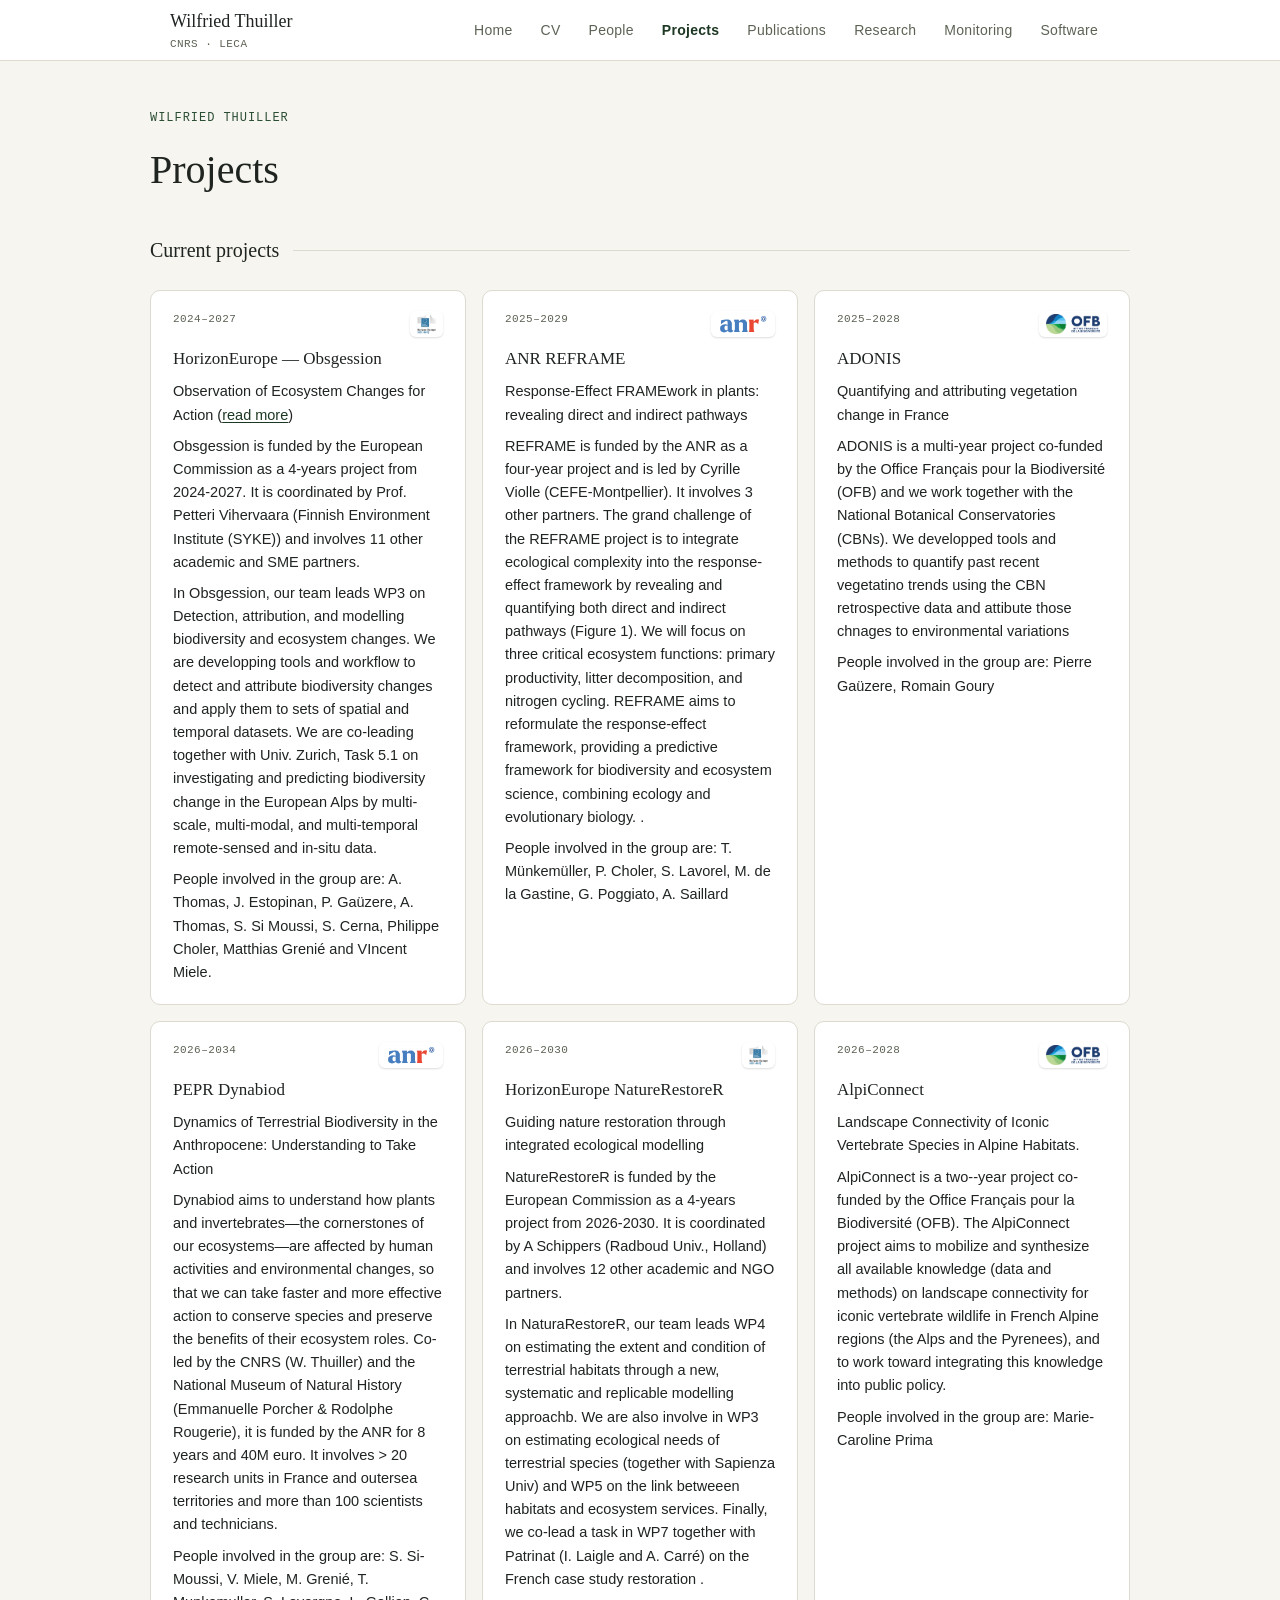
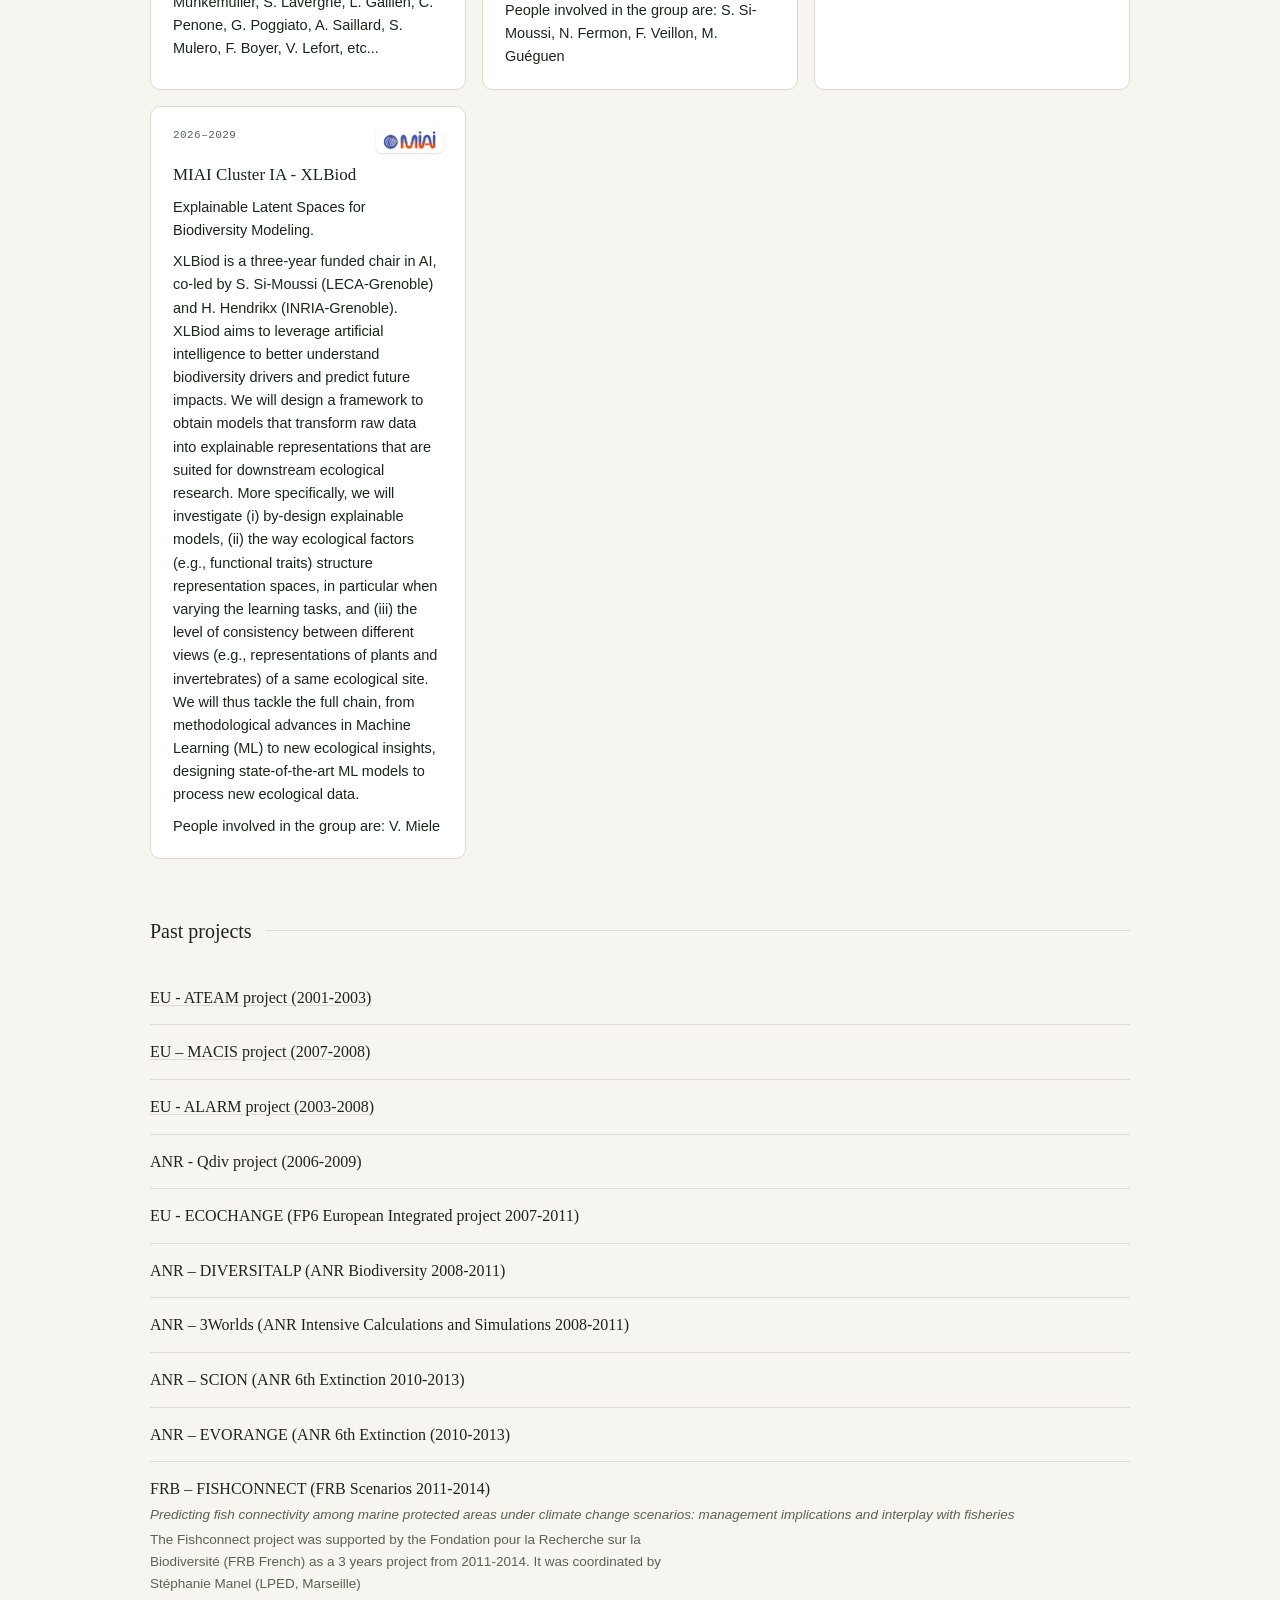
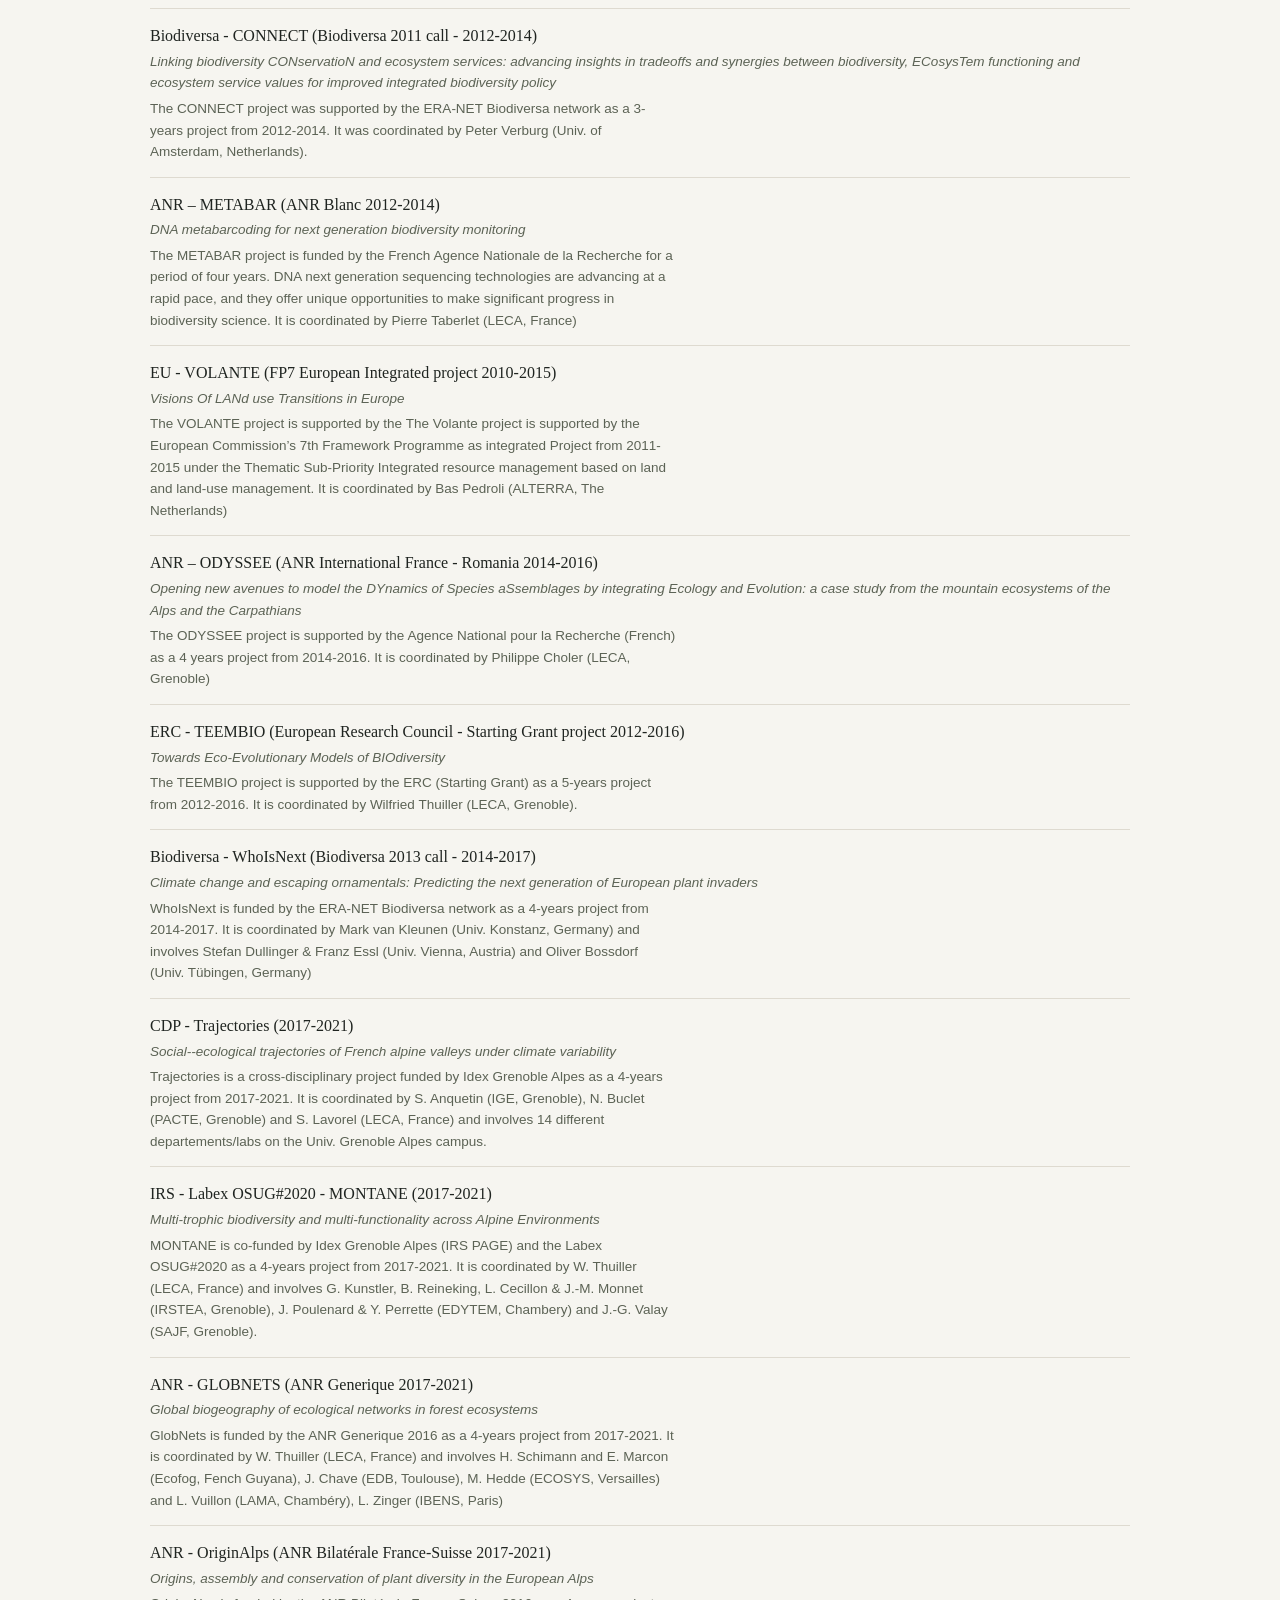
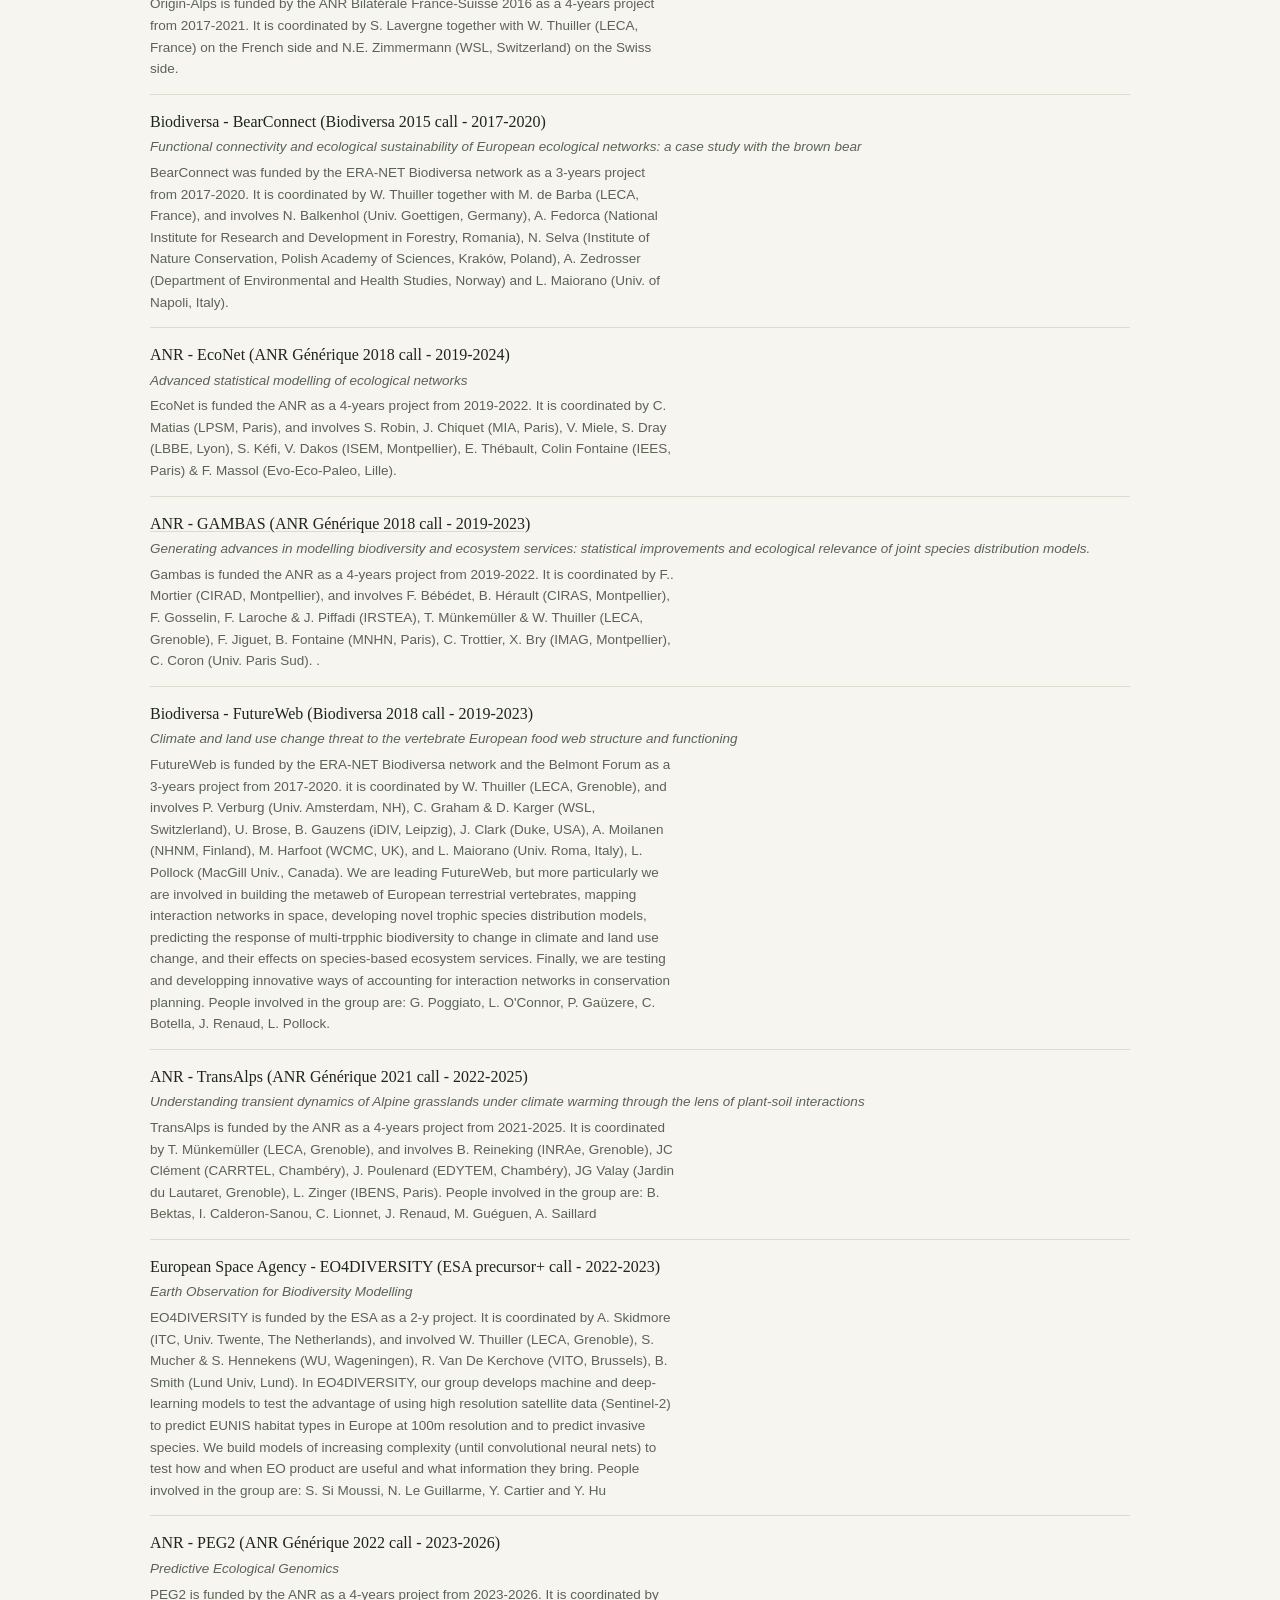
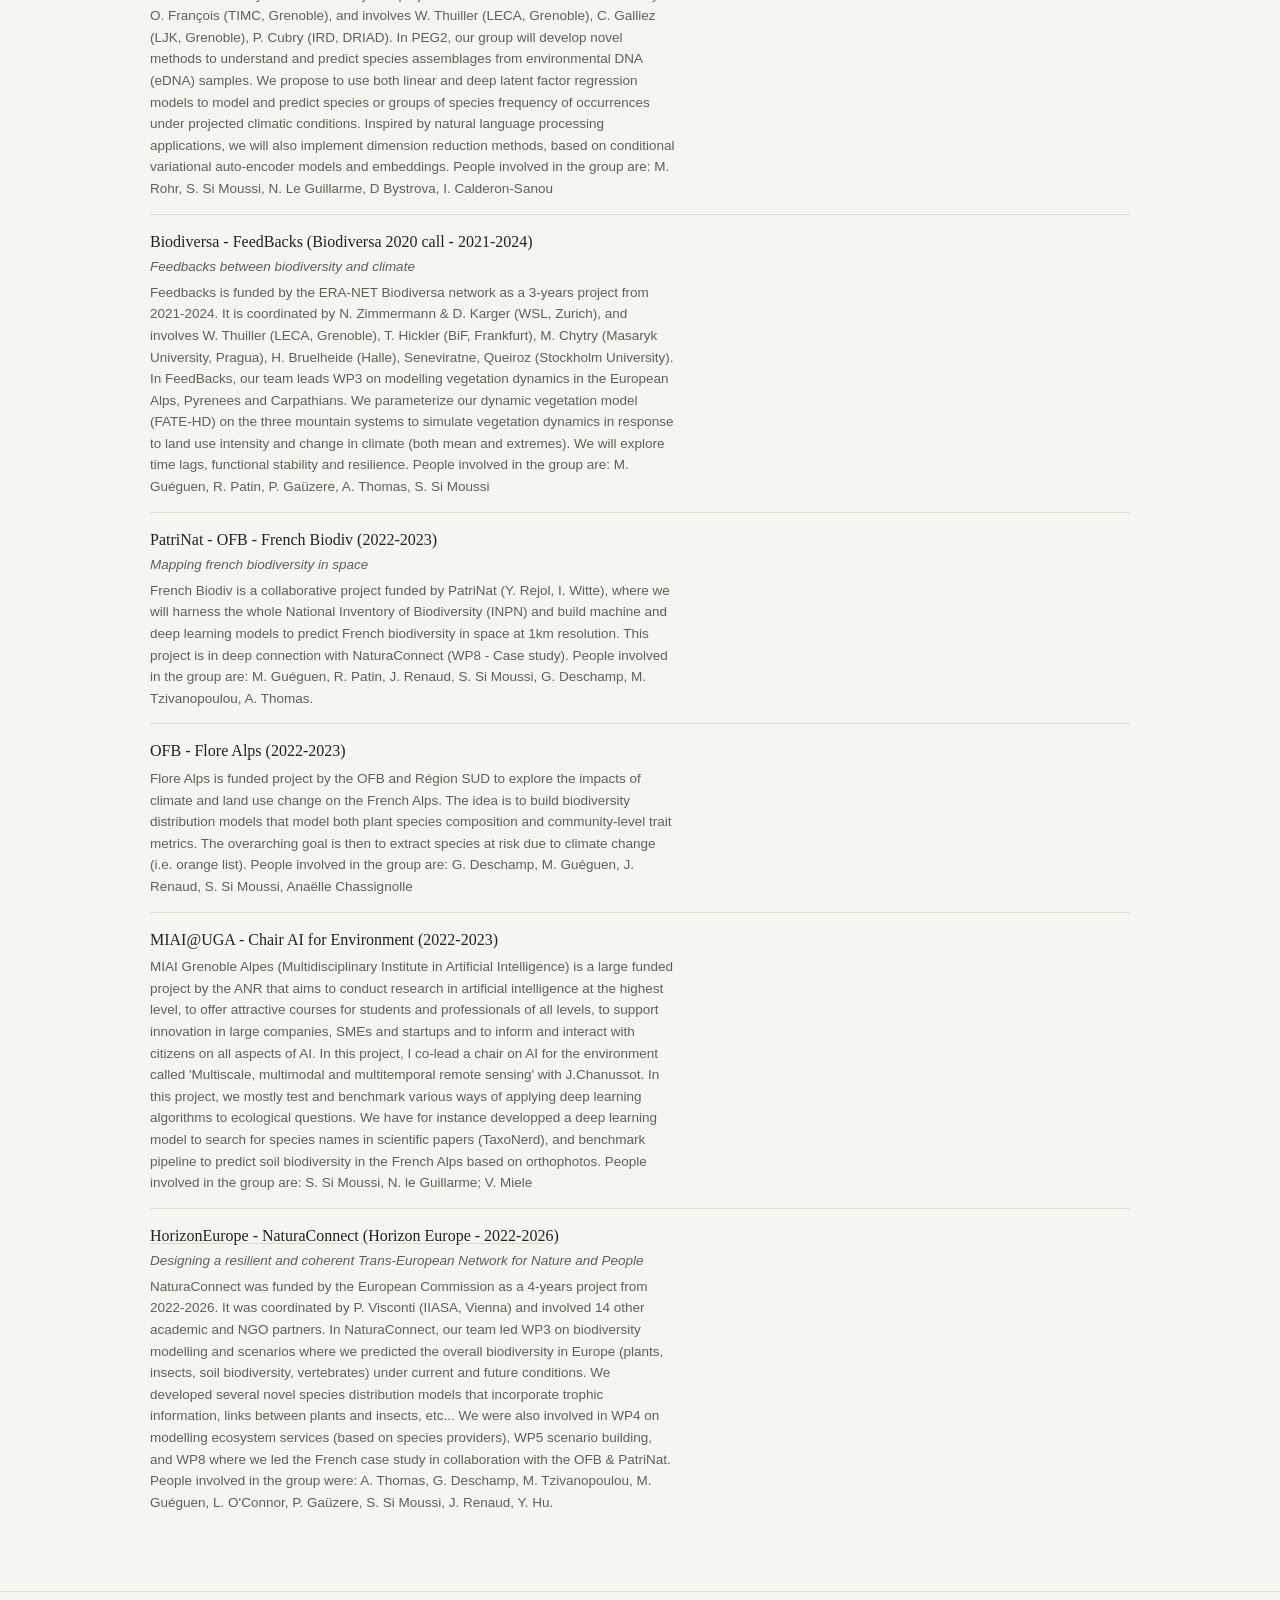
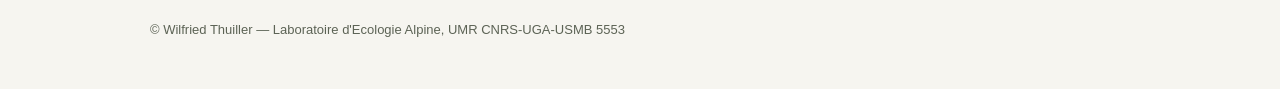
<file: Projects.html>
<!doctype html>
<html lang="en">
<head>
<meta charset="utf-8">
<meta name="viewport" content="width=device-width, initial-scale=1">
<title>Projects &mdash; Wilfried Thuiller</title>
<meta name="description" content="Current and past research projects led or co-led by Wilfried Thuiller, LECA, CNRS.">
<link rel="stylesheet" href="assets/css/style.css">
</head>
<body>

<header class="site-header">
  <div class="site-header-inner">
    <a class="site-brand" href="index.html">Wilfried Thuiller<span class="role">CNRS &middot; LECA</span></a>
    <button class="nav-toggle" aria-expanded="false" aria-controls="site-nav" aria-label="Toggle navigation"><span></span></button>
    <nav class="site-nav" id="site-nav">
      <ul>
        <li><a href="index.html">Home</a></li>
        <li><a href="CV.html">CV</a></li>
        <li><a href="People.html">People</a></li>
        <li><a href="Projects.html" aria-current="page">Projects</a></li>
        <li><a href="Publications.html">Publications</a></li>
        <li><a href="Research.html">Research</a></li>
        <li><a href="Monitoring.html">Monitoring</a></li>
        <li><a href="Software.html">Software</a></li>
      </ul>
    </nav>
  </div>
</header>

<main>
  <div class="page-header">
    <div class="page-header-inner wide">
      <p class="eyebrow">Wilfried Thuiller</p>
      <h1 class="page-title">Projects</h1>
    </div>
  </div>

  <section class="content">
    <div class="content-inner wide">

      <div class="section-divider"><h2>Current projects</h2></div>
  <div class="card-grid">
    <div class="card">
      <div class="card-top">
        <div class="card-eyebrow">2024&ndash;2027</div>
        <span class="funder-badge"><img src="assets/img/funders/logo-horizon-europe.png" alt="Horizon Europe logo"></span>
      </div>
      <h3>HorizonEurope &mdash; Obsgession</h3>
      <p>Observation of Ecosystem Changes for Action (<a href="https://obsgession.eu" target="_blank" rel="noopener">read more</a>)</p><p>Obsgession is funded by the European Commission as a 4-years project from 2024-2027. It is coordinated by Prof. Petteri Vihervaara (Finnish Environment Institute (SYKE)) and involves 11 other academic and SME partners.</p><p>In Obsgession, our team leads WP3 on Detection, attribution, and modelling biodiversity and ecosystem changes. We are developping tools and workflow to detect and attribute biodiversity changes and apply them to sets of spatial and temporal datasets. We are co-leading together with Univ. Zurich, Task 5.1 on investigating and predicting biodiversity change in the European Alps by multi-scale, multi-modal, and multi-temporal remote-sensed and in-situ data.</p><p>People involved in the group are: A. Thomas, J. Estopinan, P. Gaüzere, A. Thomas, S. Si Moussi, S. Cerna, Philippe Choler, Matthias Grenié and VIncent Miele.</p>
    </div>
    <!-- TODO: new project 3 — fill in -->
    <div class="card">
      <div class="card-top">
        <div class="card-eyebrow">2025&ndash;2029</div>
        <span class="funder-badge"><img src="assets/img/funders/logo-anr.png" alt="ANR logo"></span>
      </div>
      <h3>ANR REFRAME</h3>
      <p>Response-Effect FRAMEwork in plants: revealing direct and indirect pathways</p><p>REFRAME is funded by the ANR as a four-year project and is led by Cyrille Violle (CEFE-Montpellier). It involves 3 other partners. The grand challenge of the REFRAME project is to integrate ecological complexity into the response-effect framework by revealing and quantifying both direct and indirect pathways (Figure 1). We will focus on three critical ecosystem functions: primary productivity, litter decomposition, and nitrogen cycling. REFRAME aims to reformulate the response-effect framework, providing a predictive framework for biodiversity and ecosystem science, combining ecology and evolutionary biology. .</p><p>People involved in the group are: T. Münkemüller, P. Choler, S. Lavorel, M. de la Gastine, G. Poggiato, A. Saillard</p>
    </div>

     <!-- TODO: new project 4 — fill in -->
    <div class="card">
      <div class="card-top">
        <div class="card-eyebrow">2025&ndash;2028</div>
        <span class="funder-badge"><img src="assets/img/funders/logo-ofb.png" alt="OFB logo"></span>
      </div>
      <h3>ADONIS</h3>
      <p>Quantifying and attributing vegetation change in France</p><p>ADONIS is a multi-year project co-funded by the Office Français pour la Biodiversité (OFB) and we work together with the National Botanical Conservatories (CBNs). We developped tools and methods to quantify past recent vegetatino trends using the CBN retrospective data and attibute those chnages to environmental variations</p><p>People involved in the group are: Pierre Gaüzere, Romain Goury</p>
    </div>
    <!-- TODO: new project 1 — fill in -->
    <div class="card">
      <div class="card-top">
        <div class="card-eyebrow">2026&ndash;2034</div>
        <span class="funder-badge"><img src="assets/img/funders/logo-anr.png" alt="ANR logo"></span>
      </div>
      <h3>PEPR Dynabiod</h3>
      <p>Dynamics of Terrestrial Biodiversity in the Anthropocene: Understanding to Take Action</p><p>Dynabiod aims to understand how plants and invertebrates—the cornerstones of our ecosystems—are affected by human activities and environmental changes, so that we can take faster and more effective action to conserve species and preserve the benefits of their ecosystem roles. Co-led by the CNRS (W. Thuiller)  and the National Museum of Natural History (Emmanuelle Porcher &amp; Rodolphe Rougerie), it is funded by the ANR for 8 years and 40M euro. It involves > 20 research units in France and outersea territories and more than 100 scientists and technicians. </p><p>People involved in the group are: S. Si-Moussi, V. Miele, M. Grenié, T. Munkemuller, S. Lavergne, L. Gallien, C. Penone, G. Poggiato, A. Saillard, S. Mulero, F. Boyer, V. Lefort, etc... </p>
    </div>
    <!-- TODO: new project 2 — fill in -->
    <div class="card">
      <div class="card-top">
        <div class="card-eyebrow">2026&ndash;2030</div>
        <span class="funder-badge"><img src="assets/img/funders/logo-horizon-europe.png" alt="Horizon Europe logo"></span>
      </div>
      <h3>HorizonEurope NatureRestoreR</h3>
      <p>Guiding nature restoration through integrated ecological modelling</p><p>NatureRestoreR is funded by the European Commission as a 4-years project from 2026-2030. It is coordinated by A Schippers (Radboud Univ., Holland) and involves 12 other academic and NGO partners.</p><p>In NaturaRestoreR, our team leads WP4 on estimating the extent and condition of terrestrial
habitats through a new, systematic and replicable modelling approachb. We are also involve in WP3 on estimating ecological needs of terrestrial species (together with Sapienza Univ) and WP5 on the link betweeen habitats and ecosystem services. Finally, we co-lead a task in  WP7 together with Patrinat (I. Laigle and A. Carré) on the  French case study restoration .</p><p>People involved in the group are: S. Si-Moussi, N. Fermon, F. Veillon, M. Guéguen </p>
    </div>
   
   
    <!-- TODO: new project 5 — fill in -->
    <div class="card">
      <div class="card-top">
        <div class="card-eyebrow">2026&ndash;2028</div>
        <span class="funder-badge"><img src="assets/img/funders/logo-ofb.png" alt="OFB logo"></span>
      </div>
      <h3>AlpiConnect</h3>
      <p>Landscape Connectivity of Iconic Vertebrate Species in Alpine Habitats.</p><p>AlpiConnect is a two--year project co-funded by the Office Français pour la Biodiversité (OFB). The AlpiConnect project aims to mobilize and synthesize all available knowledge (data and methods) on landscape connectivity for iconic vertebrate wildlife in French Alpine regions (the Alps and the Pyrenees), and to work toward integrating this knowledge into public policy.</p><p>People involved in the group are: Marie-Caroline Prima</p>
    </div>
    <!-- TODO: new project 6 — fill in -->
    <div class="card">
      <div class="card-top">
        <div class="card-eyebrow">2026&ndash;2029</div>
        <span class="funder-badge"><img src="assets/img/funders/logo-miai.png" alt="MIAI Cluster IA logo"></span>
      </div>
      <h3>MIAI Cluster IA - XLBiod</h3>
      <p>Explainable Latent Spaces for Biodiversity Modeling.</p><p>XLBiod is a three-year funded chair in AI, co-led by S. Si-Moussi (LECA-Grenoble) and H. Hendrikx (INRIA-Grenoble). XLBiod aims to leverage artificial intelligence to better understand biodiversity drivers and predict future impacts. We will design a framework to obtain models that transform raw data into explainable representations that are suited for downstream ecological research. More specifically, we will investigate (i) by-design explainable models, (ii) the way ecological factors (e.g., functional traits) structure representation spaces, in particular when varying the learning tasks, and (iii) the level of consistency between different views (e.g., representations of plants and invertebrates) of a same ecological site. We will thus tackle the full chain, from methodological advances in Machine Learning (ML) to new ecological insights, designing state-of-the-art ML models to process new ecological data. </p><p>People involved in the group are: V. Miele</p>
    </div>
  </div>

      <div class="section-divider"><h2>Past projects</h2></div>
  <ul class="past-projects">
  <li class="past-project">
    <div class="p-title"><a href="http://www.pik-potsdam.de/ateam/">EU - ATEAM project (2001-2003)</a></div>
  </li>
  <li class="past-project">
    <div class="p-title"><a href="http://macis-project.net/">EU – MACIS project (2007-2008)</a></div>
  </li>
  <li class="past-project">
    <div class="p-title"><a href="http://www.alarmproject.net/alarm/">EU - ALARM project (2003-2008)</a></div>
  </li>
  <li class="past-project">
    <div class="p-title">ANR - Qdiv project (2006-2009)</div>
  </li>
  <li class="past-project">
    <div class="p-title">EU - ECOCHANGE (FP6 European Integrated project 2007-2011)</div>
  </li>
  <li class="past-project">
    <div class="p-title">ANR – DIVERSITALP (ANR Biodiversity 2008-2011)</div>
  </li>
  <li class="past-project">
    <div class="p-title">ANR – 3Worlds (ANR Intensive Calculations and Simulations 2008-2011)</div>
  </li>
  <li class="past-project">
    <div class="p-title">ANR – SCION (ANR 6th Extinction 2010-2013)</div>
  </li>
  <li class="past-project">
    <div class="p-title">ANR – EVORANGE (ANR 6th Extinction (2010-2013)</div>
  </li>
  <li class="past-project">
    <div class="p-title">FRB – FISHCONNECT (FRB Scenarios 2011-2014)</div>
    <div class="p-subtitle">Predicting fish connectivity among marine protected areas under climate change scenarios: management implications and interplay with fisheries</div>
    <div class="p-desc">The Fishconnect project was supported by the Fondation pour la Recherche sur la Biodiversité (FRB French) as a 3 years project from 2011-2014. It was coordinated by Stéphanie Manel (LPED, Marseille)</div>
  </li>
  <li class="past-project">
    <div class="p-title">Biodiversa - CONNECT (Biodiversa 2011 call - 2012-2014)</div>
    <div class="p-subtitle">Linking biodiversity CONservatioN and ecosystem services: advancing insights in tradeoffs and synergies between biodiversity, ECosysTem functioning and ecosystem service values for improved integrated biodiversity policy</div>
    <div class="p-desc">The CONNECT project was supported by the ERA-NET Biodiversa network as a 3-years project from 2012-2014. It was coordinated by Peter Verburg (Univ. of Amsterdam, Netherlands).</div>
  </li>
  <li class="past-project">
    <div class="p-title">ANR – METABAR (ANR Blanc 2012-2014)</div>
    <div class="p-subtitle">DNA metabarcoding for next generation biodiversity monitoring</div>
    <div class="p-desc">The METABAR project is funded by the French Agence Nationale de la Recherche for a period of four years. DNA next generation sequencing technologies are advancing at a rapid pace, and they offer unique opportunities to make significant progress in biodiversity science. It is coordinated by Pierre Taberlet (LECA, France)</div>
  </li>
  <li class="past-project">
    <div class="p-title">EU - VOLANTE (FP7 European Integrated project 2010-2015)</div>
    <div class="p-subtitle">Visions Of LANd use Transitions in Europe</div>
    <div class="p-desc">The VOLANTE project is supported by the The Volante project is supported by the European Commission’s 7th Framework Programme as integrated Project from 2011-2015 under the Thematic Sub-Priority Integrated resource management based on land and land-use management. It is coordinated by Bas Pedroli (ALTERRA, The Netherlands)</div>
  </li>
  <li class="past-project">
    <div class="p-title">ANR – ODYSSEE (ANR International France - Romania 2014-2016)</div>
    <div class="p-subtitle">Opening new avenues to model the DYnamics of Species aSsemblages by integrating Ecology and Evolution: a case study from the mountain ecosystems of the Alps and the Carpathians</div>
    <div class="p-desc">The ODYSSEE project is supported by the Agence National pour la Recherche (French) as a 4 years project from 2014-2016. It is coordinated by Philippe Choler (LECA, Grenoble)</div>
  </li>
  <li class="past-project">
    <div class="p-title">ERC - TEEMBIO (European Research Council - Starting Grant project 2012-2016)</div>
    <div class="p-subtitle">Towards Eco-Evolutionary Models of BIOdiversity</div>
    <div class="p-desc">The TEEMBIO project is supported by the ERC (Starting Grant) as a 5-years project from 2012-2016. It is coordinated by Wilfried Thuiller (LECA, Grenoble).</div>
  </li>
  <li class="past-project">
    <div class="p-title">Biodiversa - WhoIsNext (Biodiversa 2013 call - 2014-2017)</div>
    <div class="p-subtitle">Climate change and escaping ornamentals: Predicting the next generation of European plant invaders</div>
    <div class="p-desc">WhoIsNext is funded by the ERA-NET Biodiversa network as a 4-years project from 2014-2017. It is coordinated by Mark van Kleunen (Univ. Konstanz, Germany) and involves Stefan Dullinger &amp; Franz Essl (Univ. Vienna, Austria) and Oliver Bossdorf (Univ. Tübingen, Germany)</div>
  </li>
  <li class="past-project">
    <div class="p-title">CDP - Trajectories (2017-2021)</div>
    <div class="p-subtitle">Social-­‐ecological trajectories of French alpine valleys under climate variability</div>
    <div class="p-desc">Trajectories is a cross-disciplinary project funded by Idex Grenoble Alpes as a 4-years project from 2017-2021. It is coordinated by S. Anquetin (IGE, Grenoble), N. Buclet (PACTE, Grenoble) and S. Lavorel (LECA, France) and involves 14 different departements/labs on the Univ. Grenoble Alpes campus.</div>
  </li>
  <li class="past-project">
    <div class="p-title">IRS - Labex OSUG#2020 - MONTANE (2017-2021)</div>
    <div class="p-subtitle">Multi-trophic biodiversity and multi-functionality across Alpine Environments</div>
    <div class="p-desc">MONTANE is co-funded by Idex Grenoble Alpes (IRS PAGE) and the Labex OSUG#2020 as a 4-years project from 2017-2021. It is coordinated by W. Thuiller (LECA, France) and involves G. Kunstler, B. Reineking, L. Cecillon &amp; J.-M. Monnet (IRSTEA, Grenoble), J. Poulenard &amp; Y. Perrette (EDYTEM, Chambery) and J.-G. Valay (SAJF, Grenoble).</div>
  </li>
  <li class="past-project">
    <div class="p-title">ANR - GLOBNETS (ANR Generique 2017-2021)</div>
    <div class="p-subtitle">Global biogeography of ecological networks in forest ecosystems</div>
    <div class="p-desc">GlobNets is funded by the ANR Generique 2016 as a 4-years project from 2017-2021. It is coordinated by W. Thuiller (LECA, France) and involves H. Schimann and E. Marcon (Ecofog, Fench Guyana), J. Chave (EDB, Toulouse), M. Hedde (ECOSYS, Versailles) and L. Vuillon (LAMA, Chambéry), L. Zinger (IBENS, Paris)</div>
  </li>
  <li class="past-project">
    <div class="p-title">ANR - OriginAlps (ANR Bilatérale France-Suisse 2017-2021)</div>
    <div class="p-subtitle">Origins, assembly and conservation of plant diversity in the European Alps</div>
    <div class="p-desc">Origin-Alps is funded by the ANR Bilatérale France-Suisse 2016 as a 4-years project from 2017-2021. It is coordinated by S. Lavergne together with W. Thuiller (LECA, France) on the French side and N.E. Zimmermann (WSL, Switzerland) on the Swiss side.</div>
  </li>
  <li class="past-project">
    <div class="p-title">Biodiversa - BearConnect (Biodiversa 2015 call - 2017-2020)</div>
    <div class="p-subtitle">Functional connectivity and ecological sustainability of European ecological networks: a case study with the brown bear</div>
    <div class="p-desc">BearConnect was funded by the ERA-NET Biodiversa network as a 3-years project from 2017-2020. It is coordinated by W. Thuiller together with M. de Barba (LECA, France), and involves N. Balkenhol (Univ. Goettigen, Germany), A. Fedorca (National Institute for Research and Development in Forestry, Romania), N. Selva (Institute of Nature Conservation, Polish Academy of Sciences, Kraków, Poland), A. Zedrosser (Department of Environmental and Health Studies, Norway) and L. Maiorano (Univ. of Napoli, Italy).</div>
  </li>
  <li class="past-project">
    <div class="p-title">ANR - EcoNet (ANR Générique 2018 call - 2019-2024)</div>
    <div class="p-subtitle">Advanced statistical modelling of ecological networks</div>
    <div class="p-desc">EcoNet is funded the ANR as a 4-years project from 2019-2022. It is coordinated by C. Matias (LPSM, Paris), and involves S. Robin, J. Chiquet (MIA, Paris), V. Miele, S. Dray (LBBE, Lyon), S. Kéfi, V. Dakos (ISEM, Montpellier), E. Thébault, Colin Fontaine (IEES, Paris) &amp; F. Massol (Evo-Eco-Paleo, Lille).</div>
  </li>
  <li class="past-project">
    <div class="p-title"><a href="https://leca.osug.fr/ANR-2019-2023-GAMBAS">ANR - GAMBAS (ANR Générique 2018 call - 2019-2023)</a></div>
    <div class="p-subtitle">Generating advances in modelling biodiversity and ecosystem services: statistical improvements and ecological relevance of joint species distribution models.</div>
    <div class="p-desc">Gambas is funded the ANR as a 4-years project from 2019-2022. It is coordinated by F.. Mortier (CIRAD, Montpellier), and involves F. Bébédet, B. Hérault (CIRAS, Montpellier), F. Gosselin, F. Laroche &amp; J. Piffadi (IRSTEA), T. Münkemüller &amp; W. Thuiller (LECA, Grenoble), F. Jiguet, B. Fontaine (MNHN, Paris), C. Trottier, X. Bry (IMAG, Montpellier), C. Coron (Univ. Paris Sud). .</div>
  </li>
  <li class="past-project">
    <div class="p-title">Biodiversa - FutureWeb (Biodiversa 2018 call - 2019-2023)</div>
    <div class="p-subtitle">Climate and land use change threat to the vertebrate European food web structure and functioning</div>
    <div class="p-desc">FutureWeb is funded by the ERA-NET Biodiversa network and the Belmont Forum as a 3-years project from 2017-2020. it is coordinated by W. Thuiller (LECA, Grenoble), and involves P. Verburg (Univ. Amsterdam, NH), C. Graham &amp; D. Karger (WSL, Switzlerland), U. Brose, B. Gauzens (iDIV, Leipzig), J. Clark (Duke, USA), A. Moilanen (NHNM, Finland), M. Harfoot (WCMC, UK), and L. Maiorano (Univ. Roma, Italy), L. Pollock (MacGill Univ., Canada). We are leading FutureWeb, but more particularly we are involved in building the metaweb of European terrestrial vertebrates, mapping interaction networks in space, developing novel trophic species distribution models, predicting the response of multi-trpphic biodiversity to change in climate and land use change, and their effects on species-based ecosystem services. Finally, we are testing and developping innovative ways of accounting for interaction networks in conservation planning. People involved in the group are: G. Poggiato, L. O'Connor, P. Gaüzere, C. Botella, J. Renaud, L. Pollock.</div>
  </li>
  <li class="past-project">
    <div class="p-title">ANR - TransAlps (ANR Générique 2021 call - 2022-2025)</div>
    <div class="p-subtitle">Understanding transient dynamics of Alpine grasslands under climate warming through the lens of plant-soil interactions</div>
    <div class="p-desc">TransAlps is funded by the ANR as a 4-years project from 2021-2025. It is coordinated by T. Münkemüller (LECA, Grenoble), and involves B. Reineking (INRAe, Grenoble), JC Clément (CARRTEL, Chambéry), J. Poulenard (EDYTEM, Chambéry), JG Valay (Jardin du Lautaret, Grenoble), L. Zinger (IBENS, Paris). People involved in the group are: B. Bektas, I. Calderon-Sanou, C. Lionnet, J. Renaud, M. Guéguen, A. Saillard</div>
  </li>
  <li class="past-project">
    <div class="p-title">European Space Agency - EO4DIVERSITY (ESA precursor+ call - 2022-2023)</div>
    <div class="p-subtitle">Earth Observation for Biodiversity Modelling</div>
    <div class="p-desc">EO4DIVERSITY is funded by the ESA as a 2-y project. It is coordinated by A. Skidmore (ITC, Univ. Twente, The Netherlands), and involved W. Thuiller (LECA, Grenoble), S. Mucher &amp; S. Hennekens (WU, Wageningen), R. Van De Kerchove (VITO, Brussels), B. Smith (Lund Univ, Lund). In EO4DIVERSITY, our group develops machine and deep-learning models to test the advantage of using high resolution satellite data (Sentinel-2) to predict EUNIS habitat types in Europe at 100m resolution and to predict invasive species. We build models of increasing complexity (until convolutional neural nets) to test how and when EO product are useful and what information they bring. People involved in the group are: S. Si Moussi, N. Le Guillarme, Y. Cartier and Y. Hu</div>
  </li>
  <li class="past-project">
    <div class="p-title">ANR - PEG2 (ANR Générique 2022 call - 2023-2026)</div>
    <div class="p-subtitle">Predictive Ecological Genomics</div>
    <div class="p-desc">PEG2 is funded by the ANR as a 4-years project from 2023-2026. It is coordinated by O. François (TIMC, Grenoble), and involves W. Thuiller (LECA, Grenoble), C. Galliez (LJK, Grenoble), P. Cubry (IRD, DRIAD). In PEG2, our group will develop novel methods to understand and predict species assemblages from environmental DNA (eDNA) samples. We propose to use both linear and deep latent factor regression models to model and predict species or groups of species frequency of occurrences under projected climatic conditions. Inspired by natural language processing applications, we will also implement dimension reduction methods, based on conditional variational auto-encoder models and embeddings. People involved in the group are: M. Rohr, S. Si Moussi, N. Le Guillarme, D Bystrova, I. Calderon-Sanou</div>
  </li>
  <li class="past-project">
    <div class="p-title">Biodiversa - FeedBacks (Biodiversa 2020 call - 2021-2024)</div>
    <div class="p-subtitle">Feedbacks between biodiversity and climate</div>
    <div class="p-desc">Feedbacks is funded by the ERA-NET Biodiversa network as a 3-years project from 2021-2024. It is coordinated by N. Zimmermann &amp; D. Karger (WSL, Zurich), and involves W. Thuiller (LECA, Grenoble), T. Hickler (BiF, Frankfurt), M. Chytry (Masaryk University, Pragua), H. Bruelheide (Halle), Seneviratne, Queiroz (Stockholm University). In FeedBacks, our team leads WP3 on modelling vegetation dynamics in the European Alps, Pyrenees and Carpathians. We parameterize our dynamic vegetation model (FATE-HD) on the three mountain systems to simulate vegetation dynamics in response to land use intensity and change in climate (both mean and extremes). We will explore time lags, functional stability and resilience. People involved in the group are: M. Guéguen, R. Patin, P. Gaüzere, A. Thomas, S. Si Moussi</div>
  </li>
  <li class="past-project">
    <div class="p-title">PatriNat - OFB - French Biodiv (2022-2023)</div>
    <div class="p-subtitle">Mapping french biodiversity in space</div>
    <div class="p-desc">French Biodiv is a collaborative project funded by PatriNat (Y. Rejol, I. Witte), where we will harness the whole National Inventory of Biodiversity (INPN) and build machine and deep learning models to predict French biodiversity in space at 1km resolution. This project is in deep connection with NaturaConnect (WP8 - Case study). People involved in the group are: M. Guéguen, R. Patin, J. Renaud, S. Si Moussi, G. Deschamp, M. Tzivanopoulou, A. Thomas.</div>
  </li>
  <li class="past-project">
    <div class="p-title">OFB - Flore Alps (2022-2023)</div>
    <div class="p-desc">Flore Alps is funded project by the OFB and Région SUD to explore the impacts of climate and land use change on the French Alps. The idea is to build biodiversity distribution models that model both plant species composition and community-level trait metrics. The overarching goal is then to extract species at risk due to climate change (i.e. orange list). People involved in the group are: G. Deschamp, M. Guéguen, J. Renaud, S. Si Moussi, Anaëlle Chassignolle</div>
  </li>
  <li class="past-project">
    <div class="p-title">MIAI@UGA - Chair AI for Environment (2022-2023)</div>
    <div class="p-desc">MIAI Grenoble Alpes (Multidisciplinary Institute in Artificial Intelligence) is a large funded project by the ANR that aims to conduct research in artificial intelligence at the highest level, to offer attractive courses for students and professionals of all levels, to support innovation in large companies, SMEs and startups and to inform and interact with citizens on all aspects of AI. In this project, I co-lead a chair on AI for the environment called 'Multiscale, multimodal and multitemporal remote sensing' with J.Chanussot. In this project, we mostly test and benchmark various ways of applying deep learning algorithms to ecological questions. We have for instance developped a deep learning model to search for species names in scientific papers (TaxoNerd), and benchmark pipeline to predict soil biodiversity in the French Alps based on orthophotos. People involved in the group are: S. Si Moussi, N. le Guillarme; V. Miele</div>
  </li>
  <li class="past-project">
    <div class="p-title"><a href="https://naturaconnect.eu/" target="_blank" rel="noopener">HorizonEurope - NaturaConnect (Horizon Europe - 2022-2026)</a></div>
    <div class="p-subtitle">Designing a resilient and coherent Trans-European Network for Nature and People</div>
    <div class="p-desc">NaturaConnect was funded by the European Commission as a 4-years project from 2022-2026. It was coordinated by P. Visconti (IIASA, Vienna) and involved 14 other academic and NGO partners. In NaturaConnect, our team led WP3 on biodiversity modelling and scenarios where we predicted the overall biodiversity in Europe (plants, insects, soil biodiversity, vertebrates) under current and future conditions. We developed several novel species distribution models that incorporate trophic information, links between plants and insects, etc... We were also involved in WP4 on modelling ecosystem services (based on species providers), WP5 scenario building, and WP8 where we led the French case study in collaboration with the OFB &amp; PatriNat. People involved in the group were: A. Thomas, G. Deschamp, M. Tzivanopoulou, M. Guéguen, L. O'Connor, P. Gaüzere, S. Si Moussi, J. Renaud, Y. Hu.</div>
  </li>
  </ul>

    </div>
  </section>
</main>

<footer class="site-footer">
  <div class="site-footer-inner">
    <span>&copy; Wilfried Thuiller &mdash; Laboratoire d'Ecologie Alpine, UMR CNRS-UGA-USMB 5553</span>
  </div>
</footer>

<script src="assets/js/nav.js"></script>
</body>
</html>
</file>
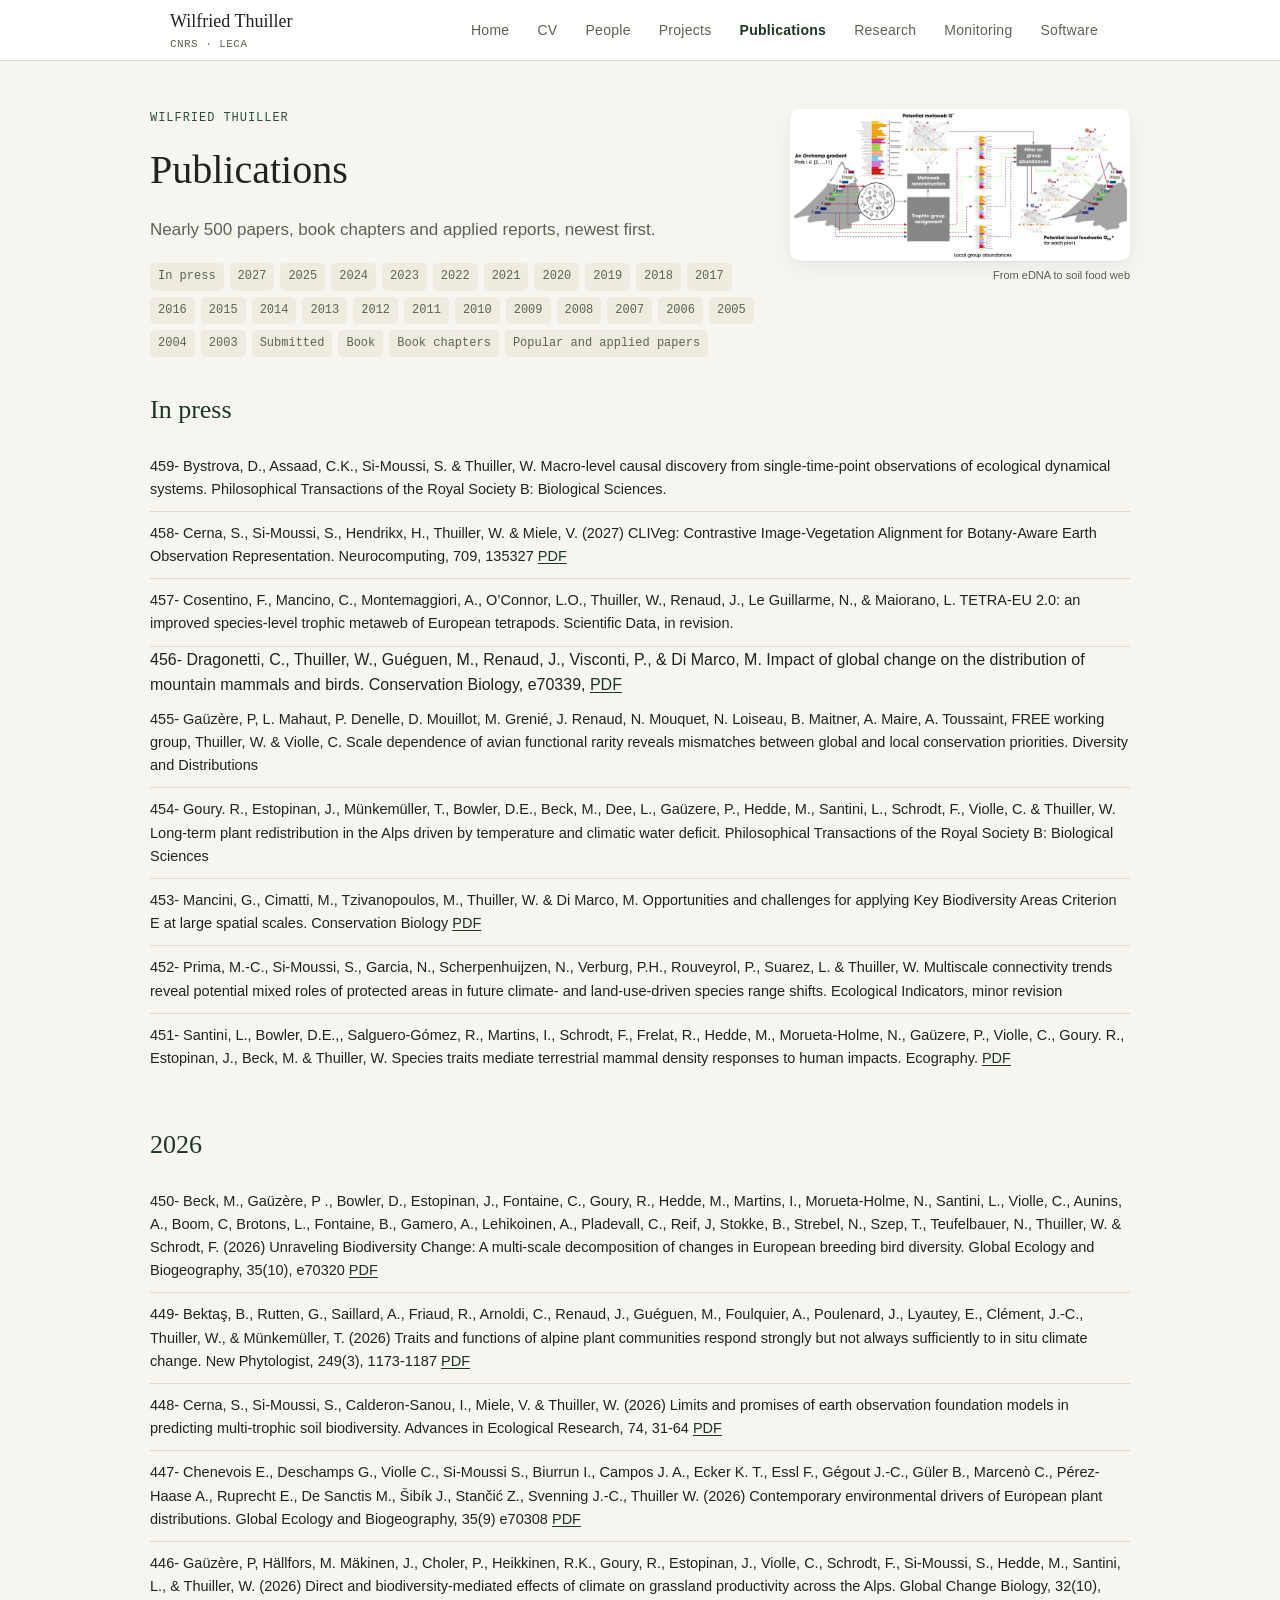
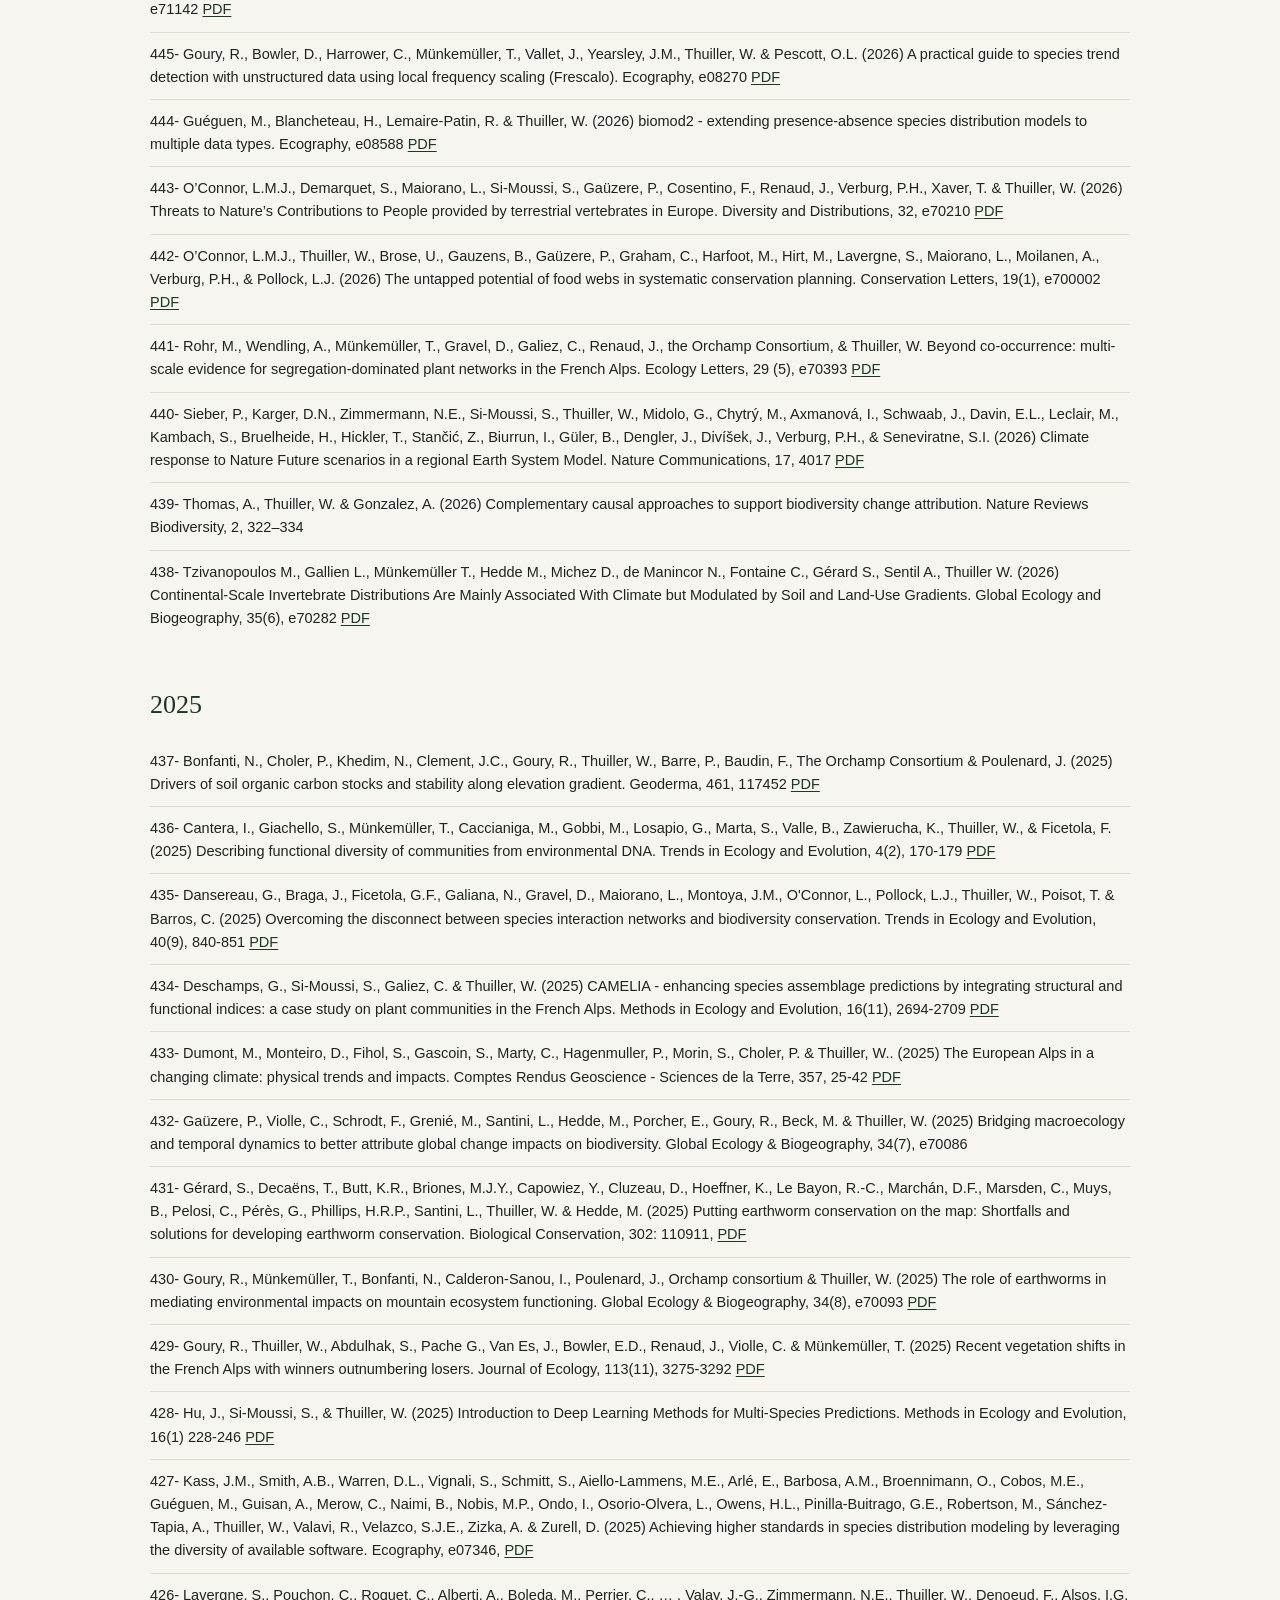
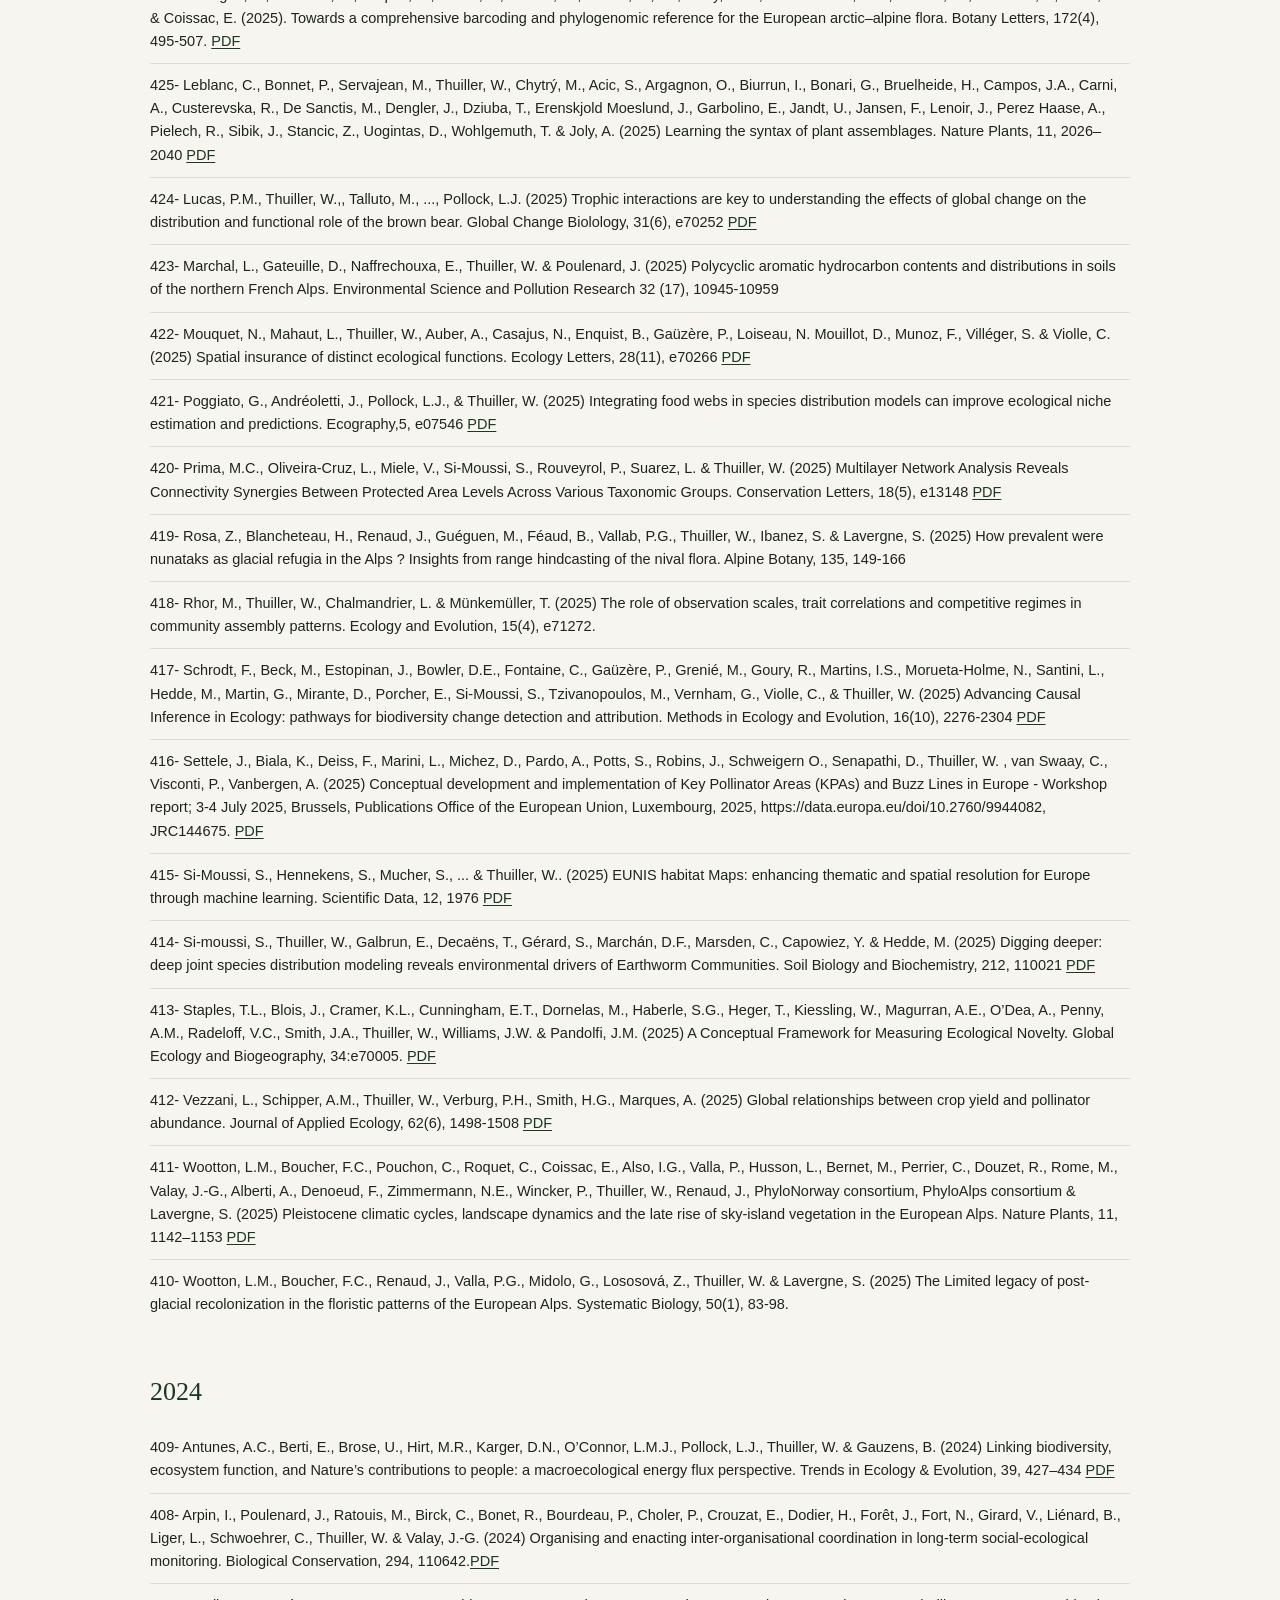
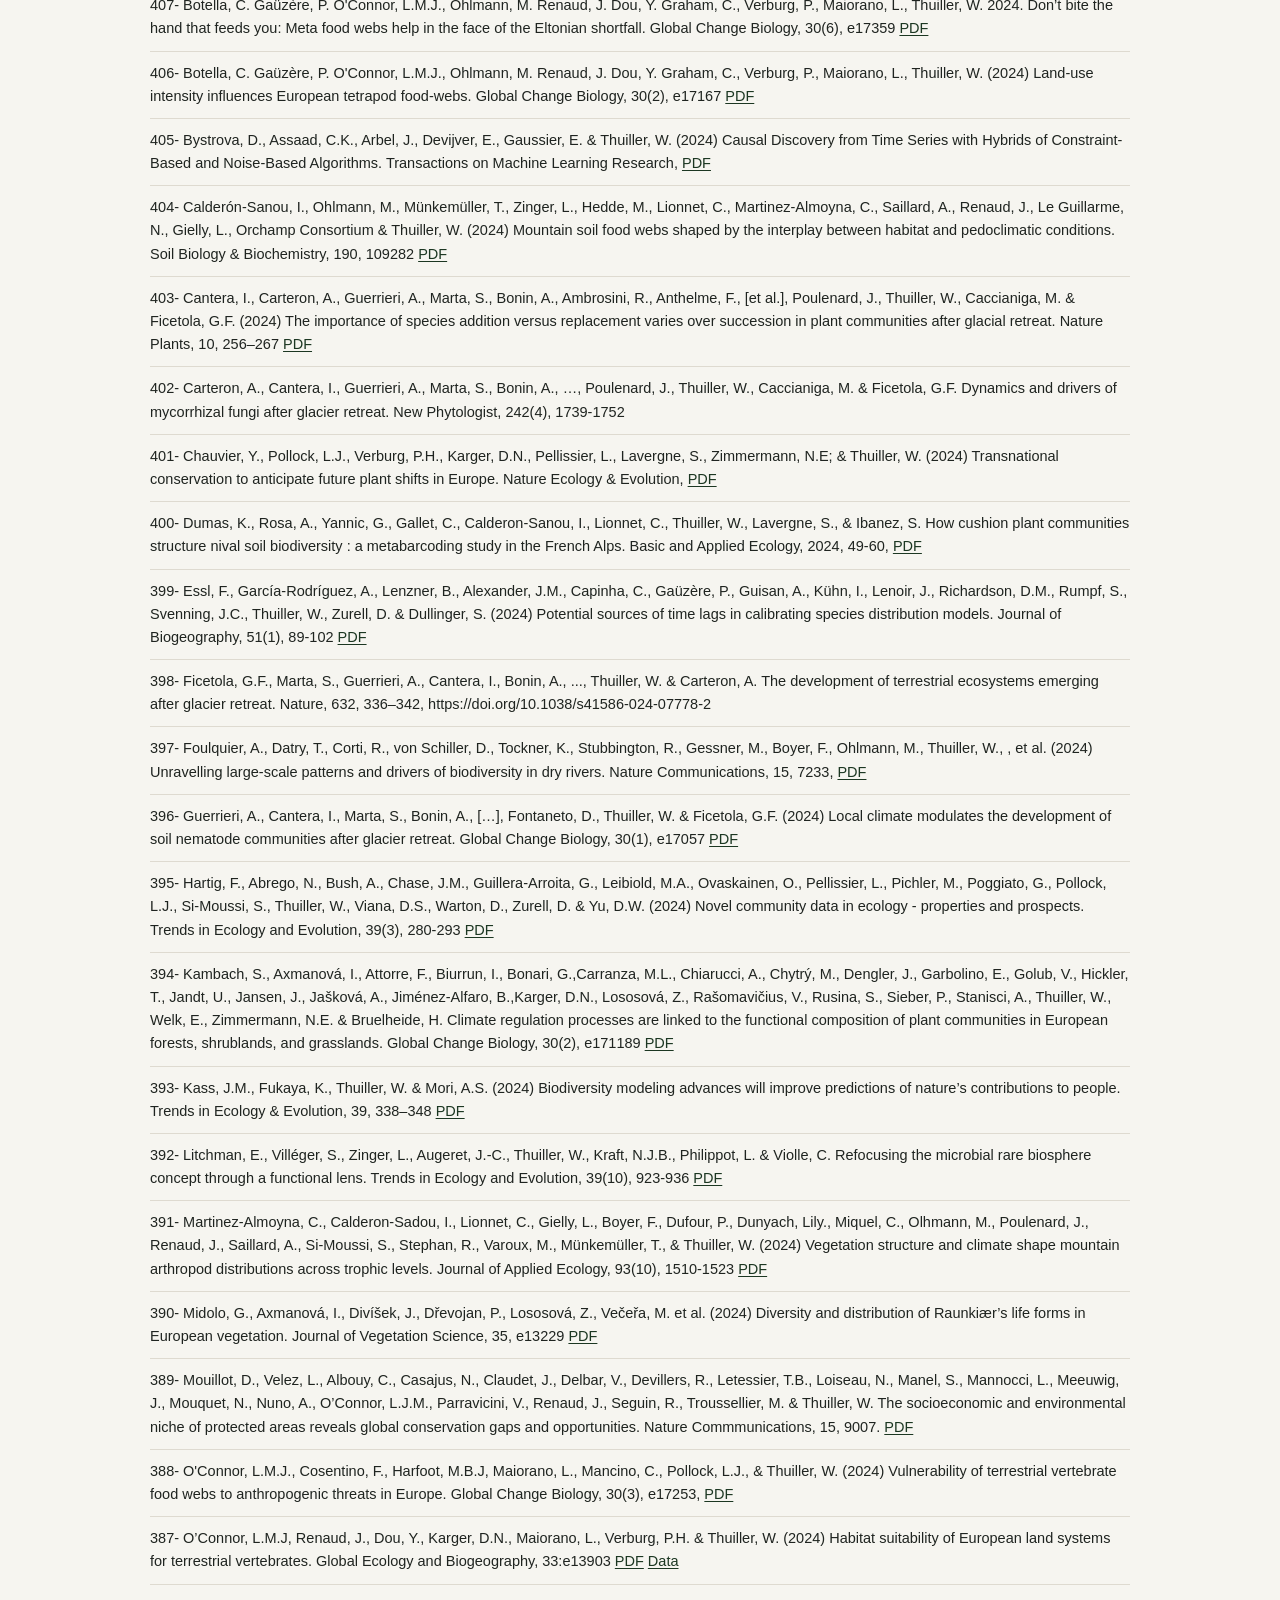
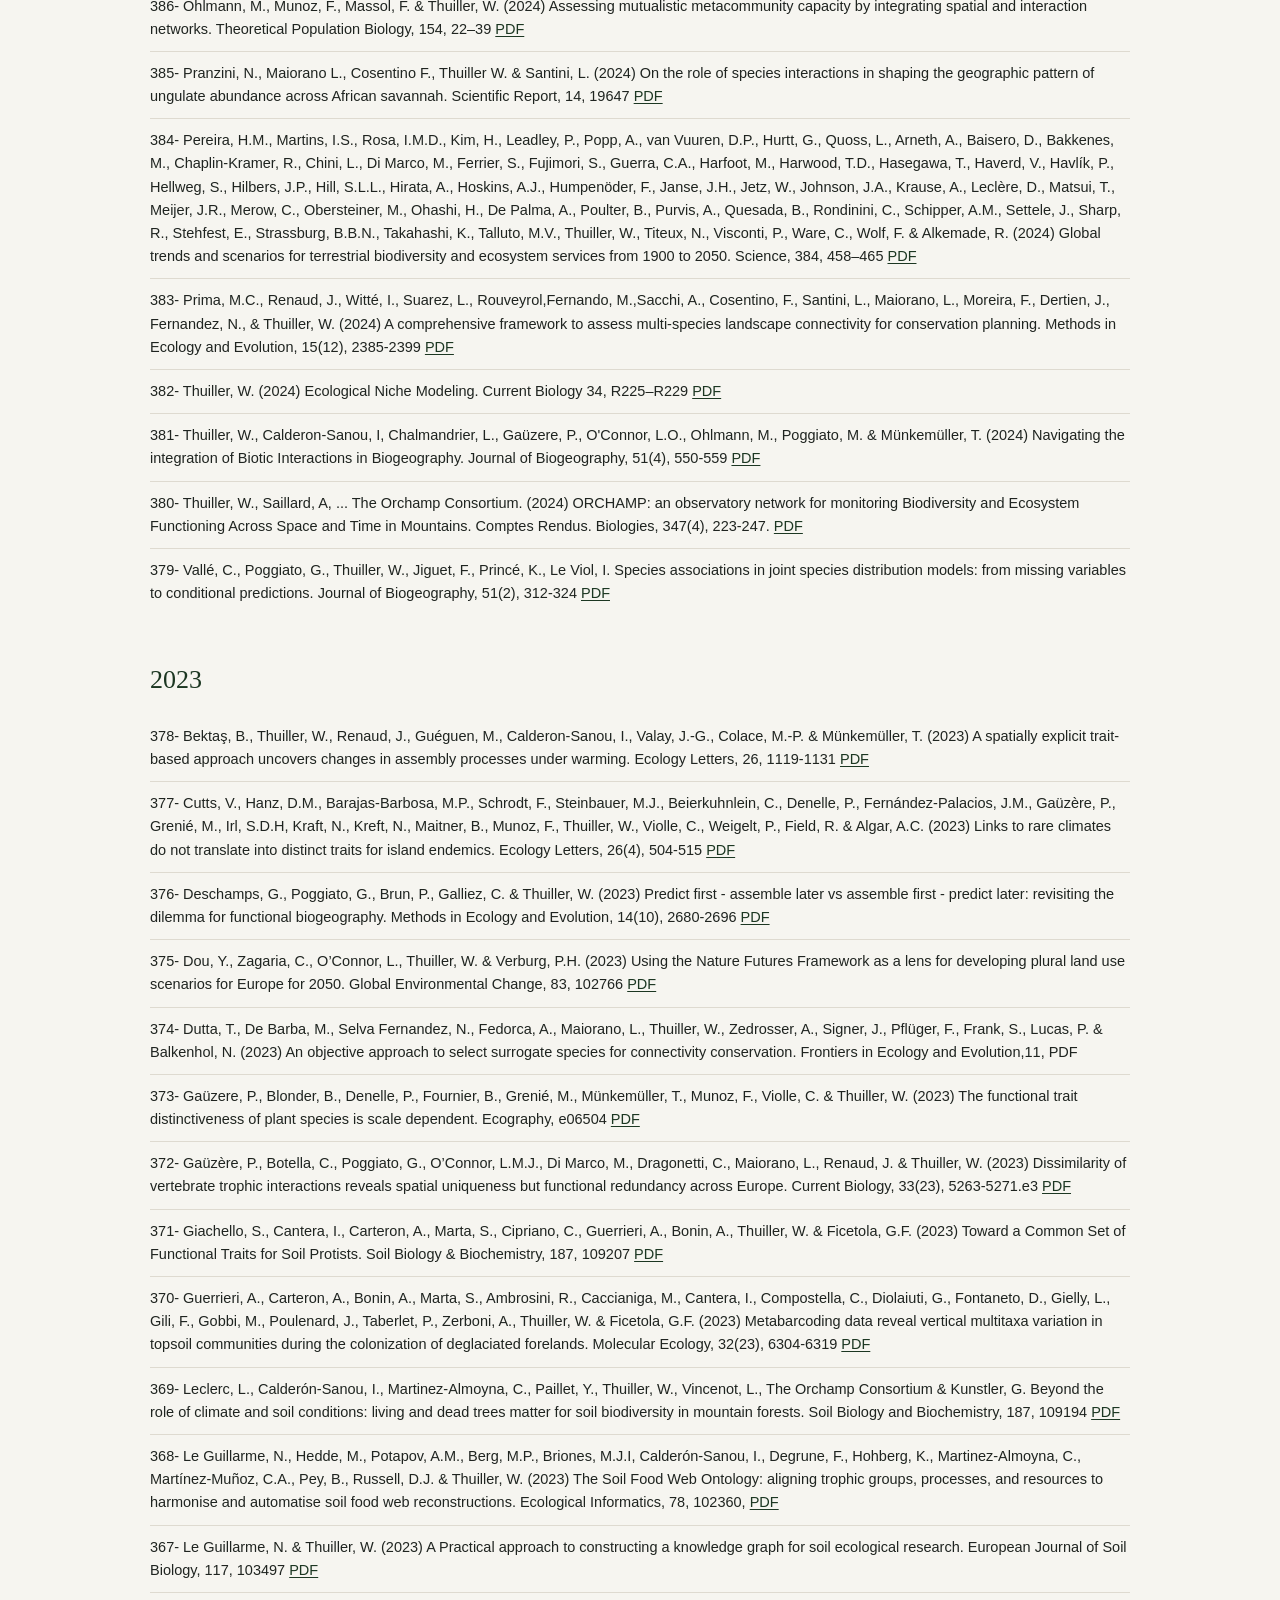
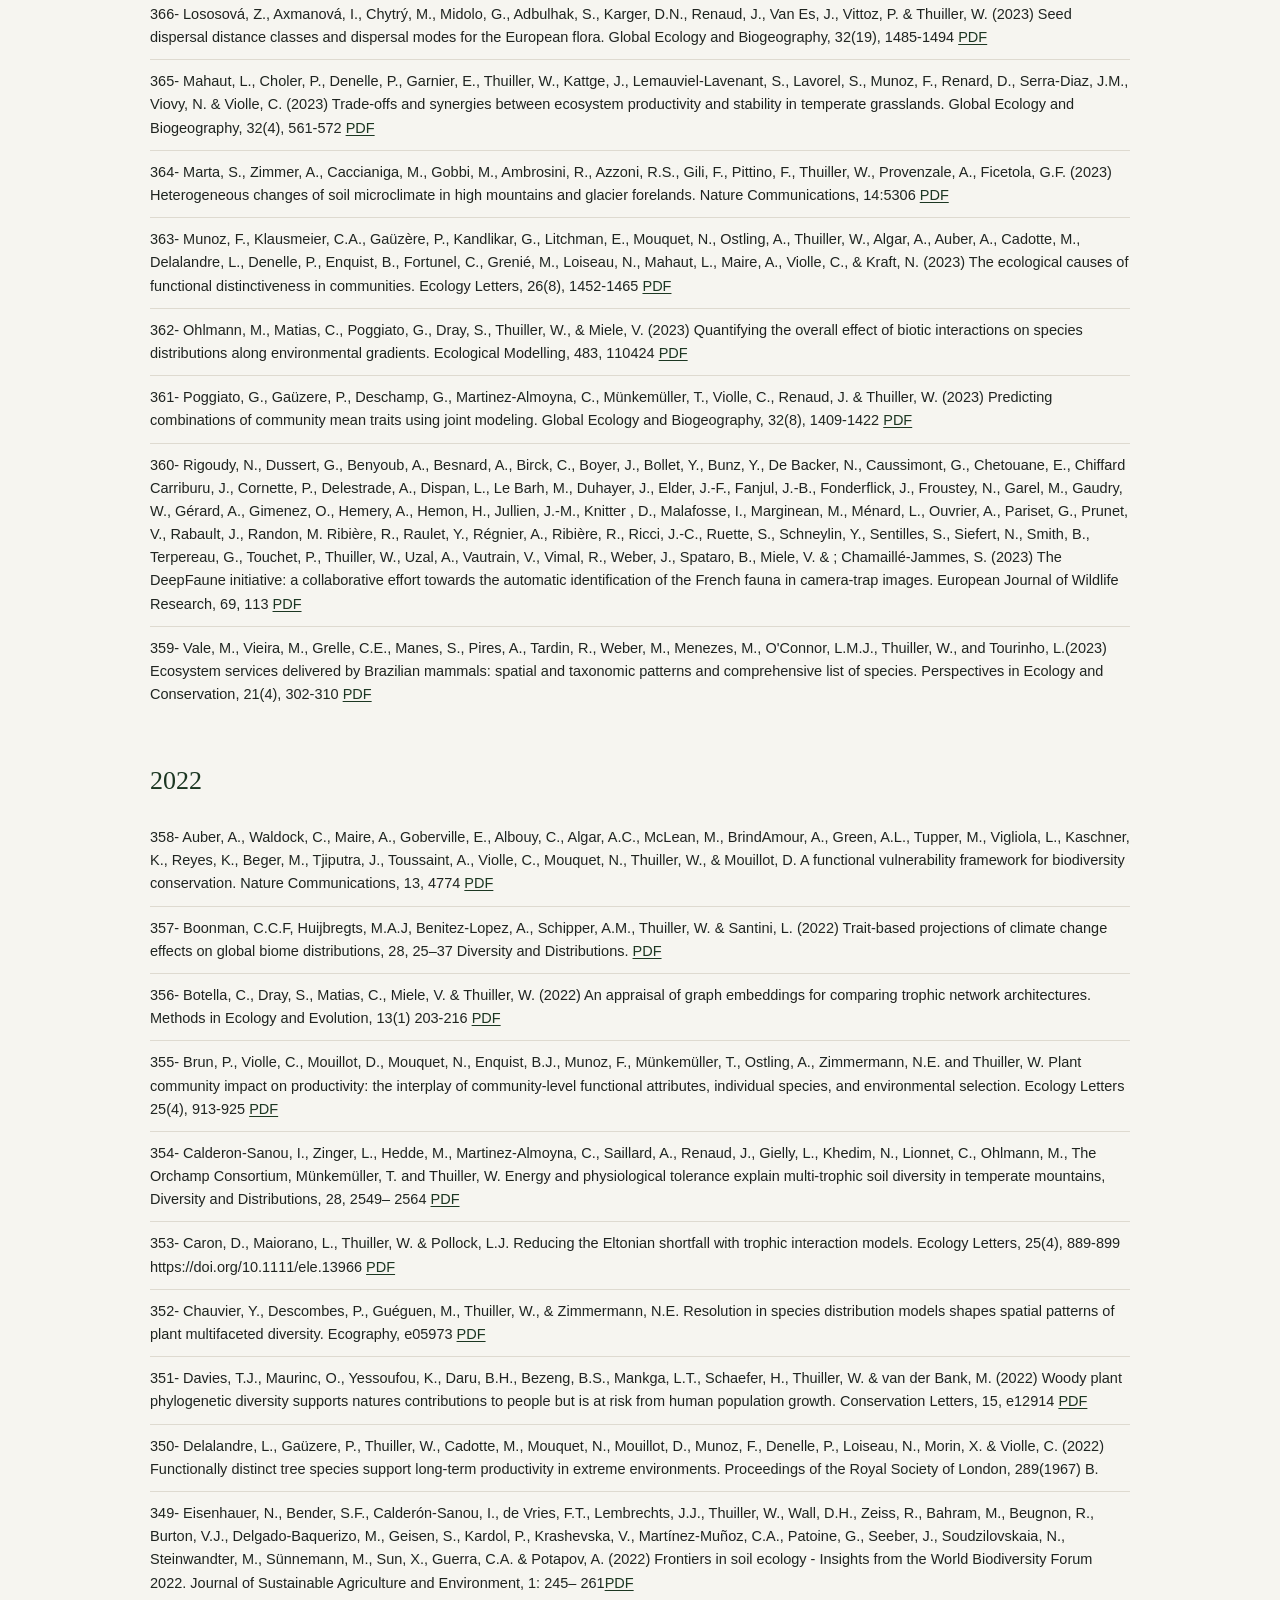
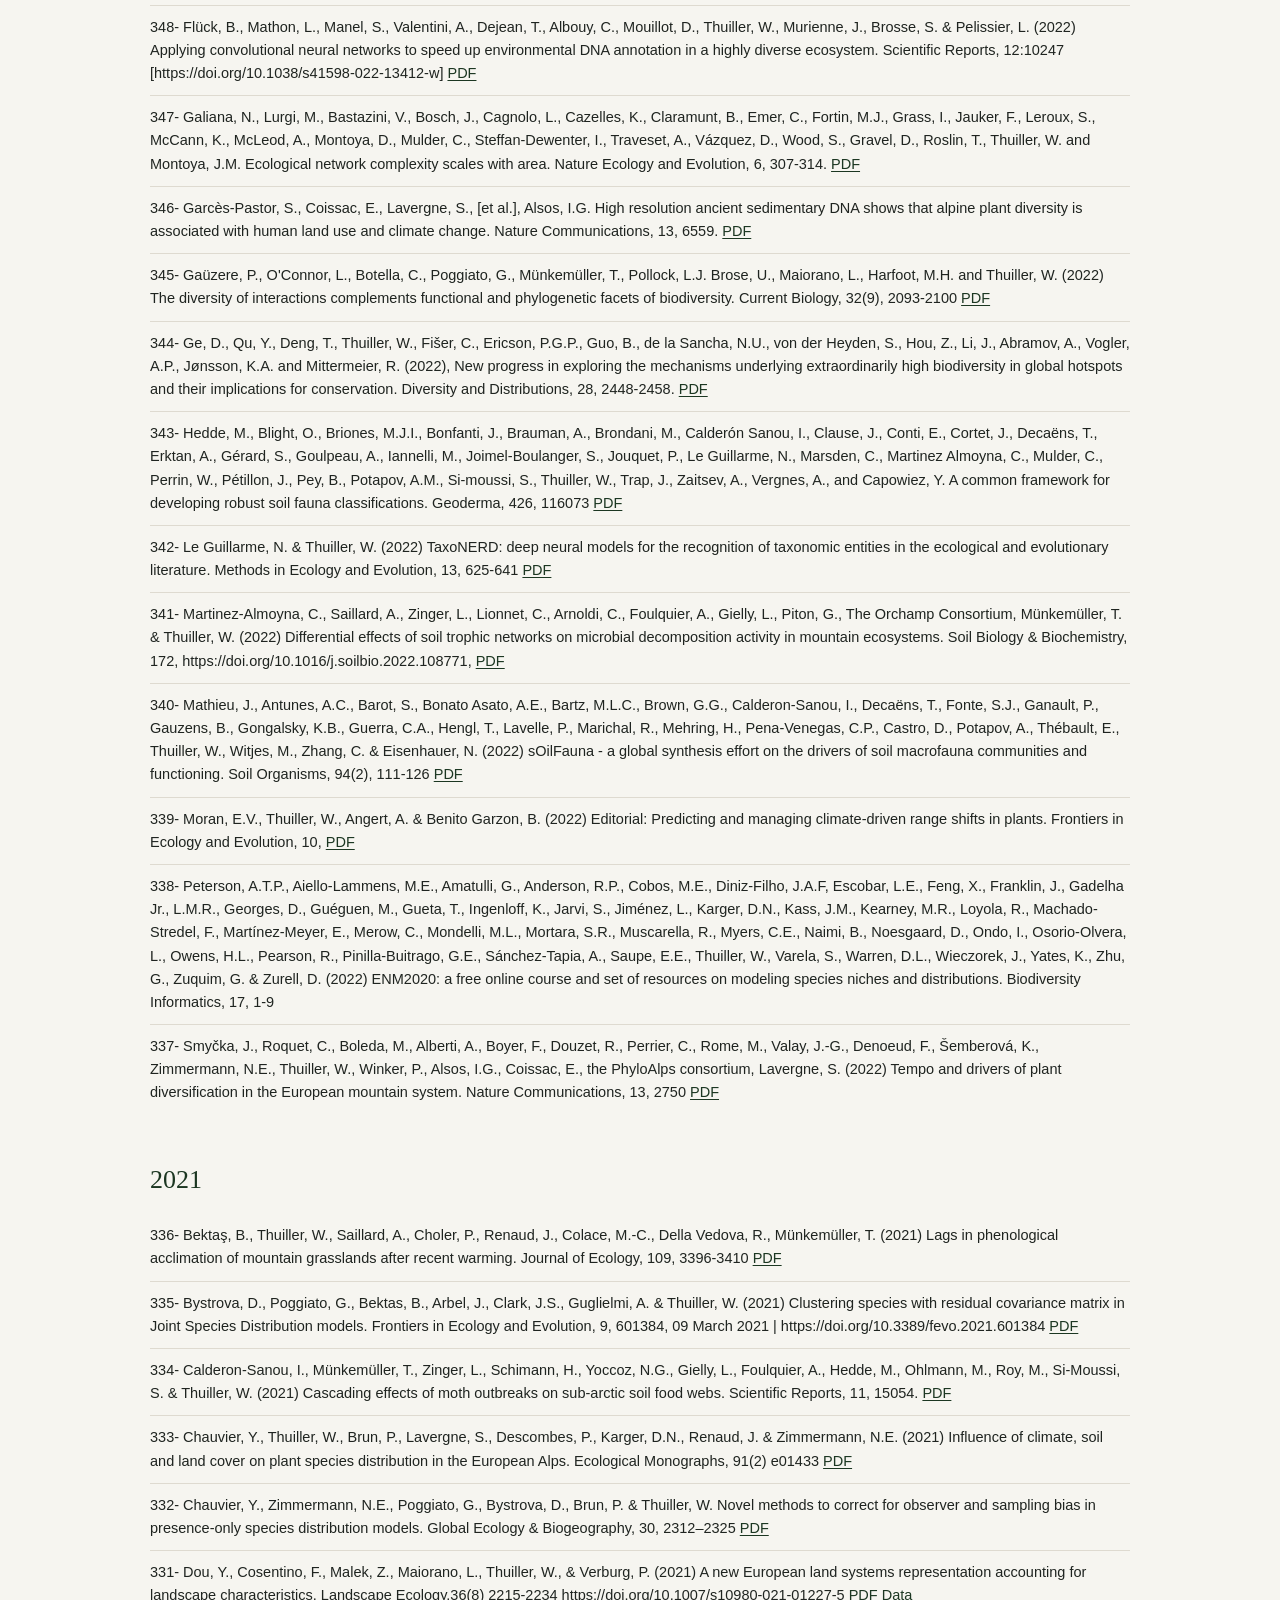
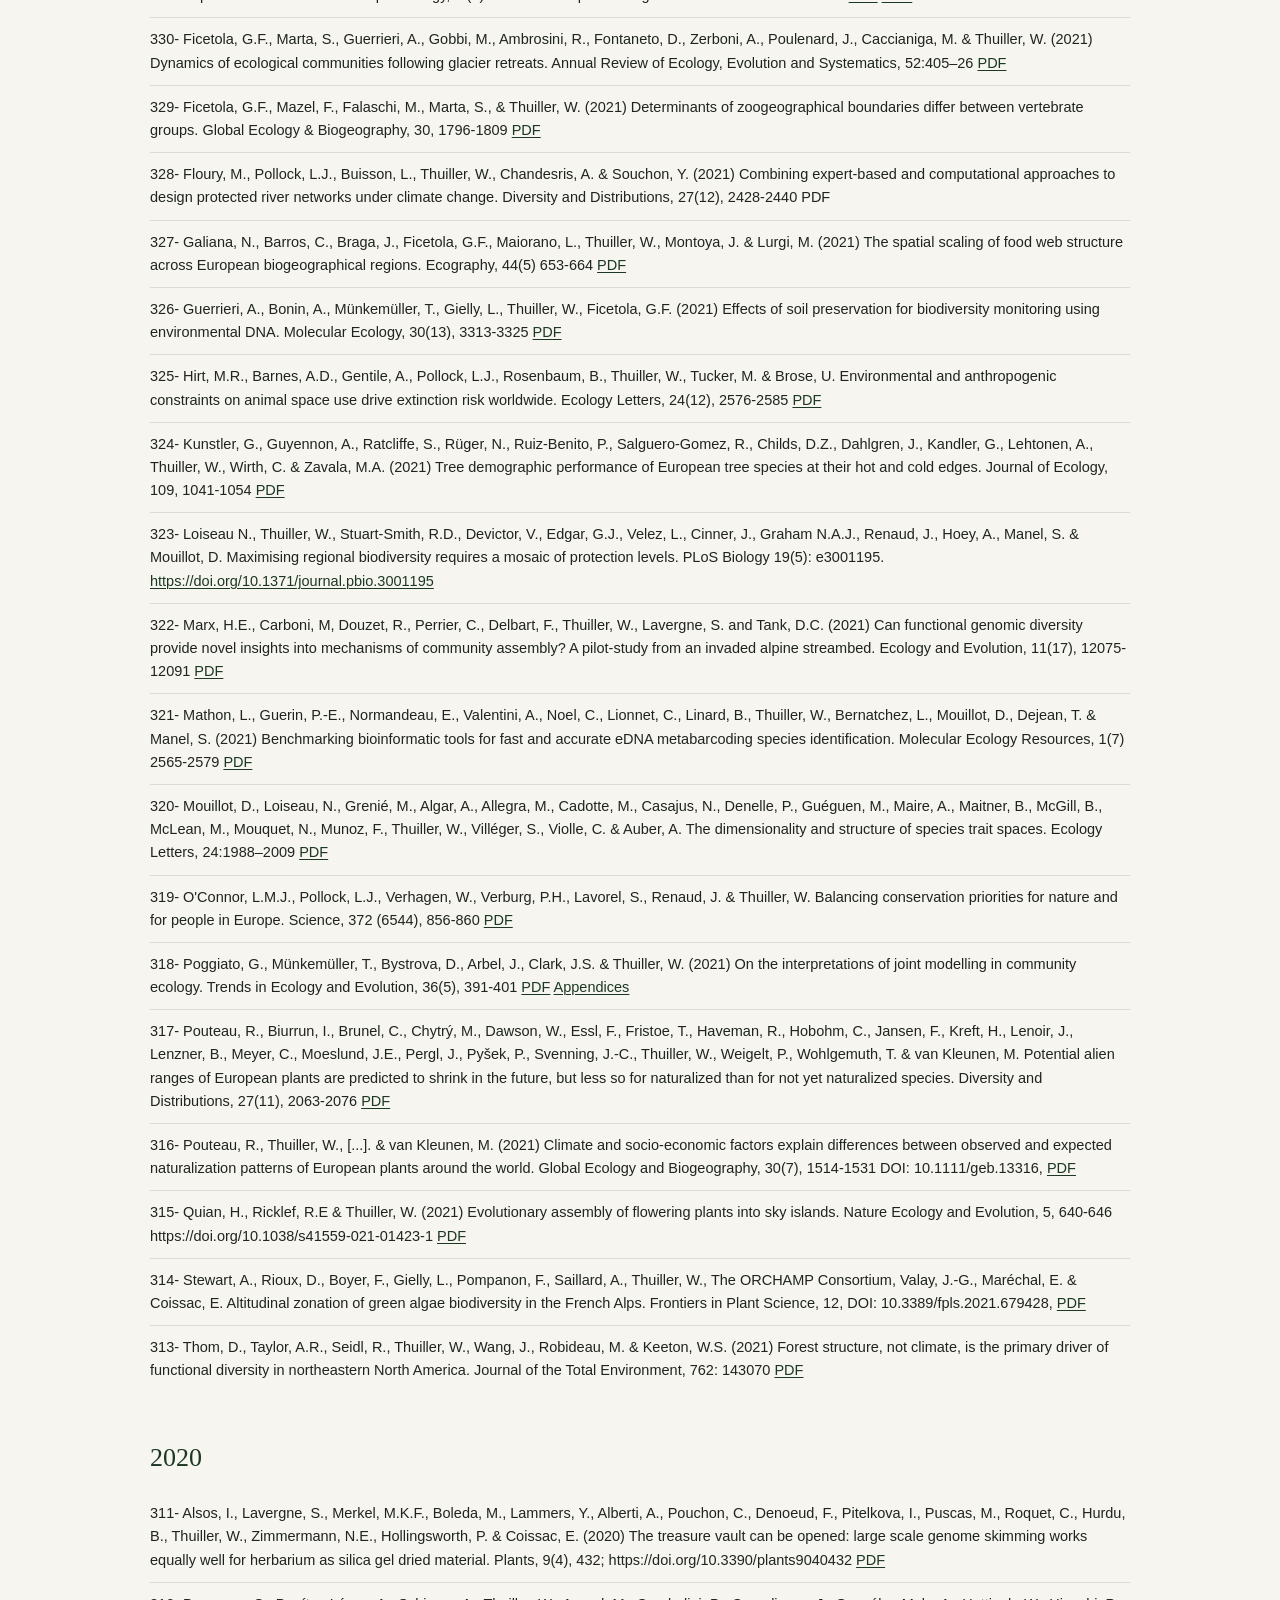
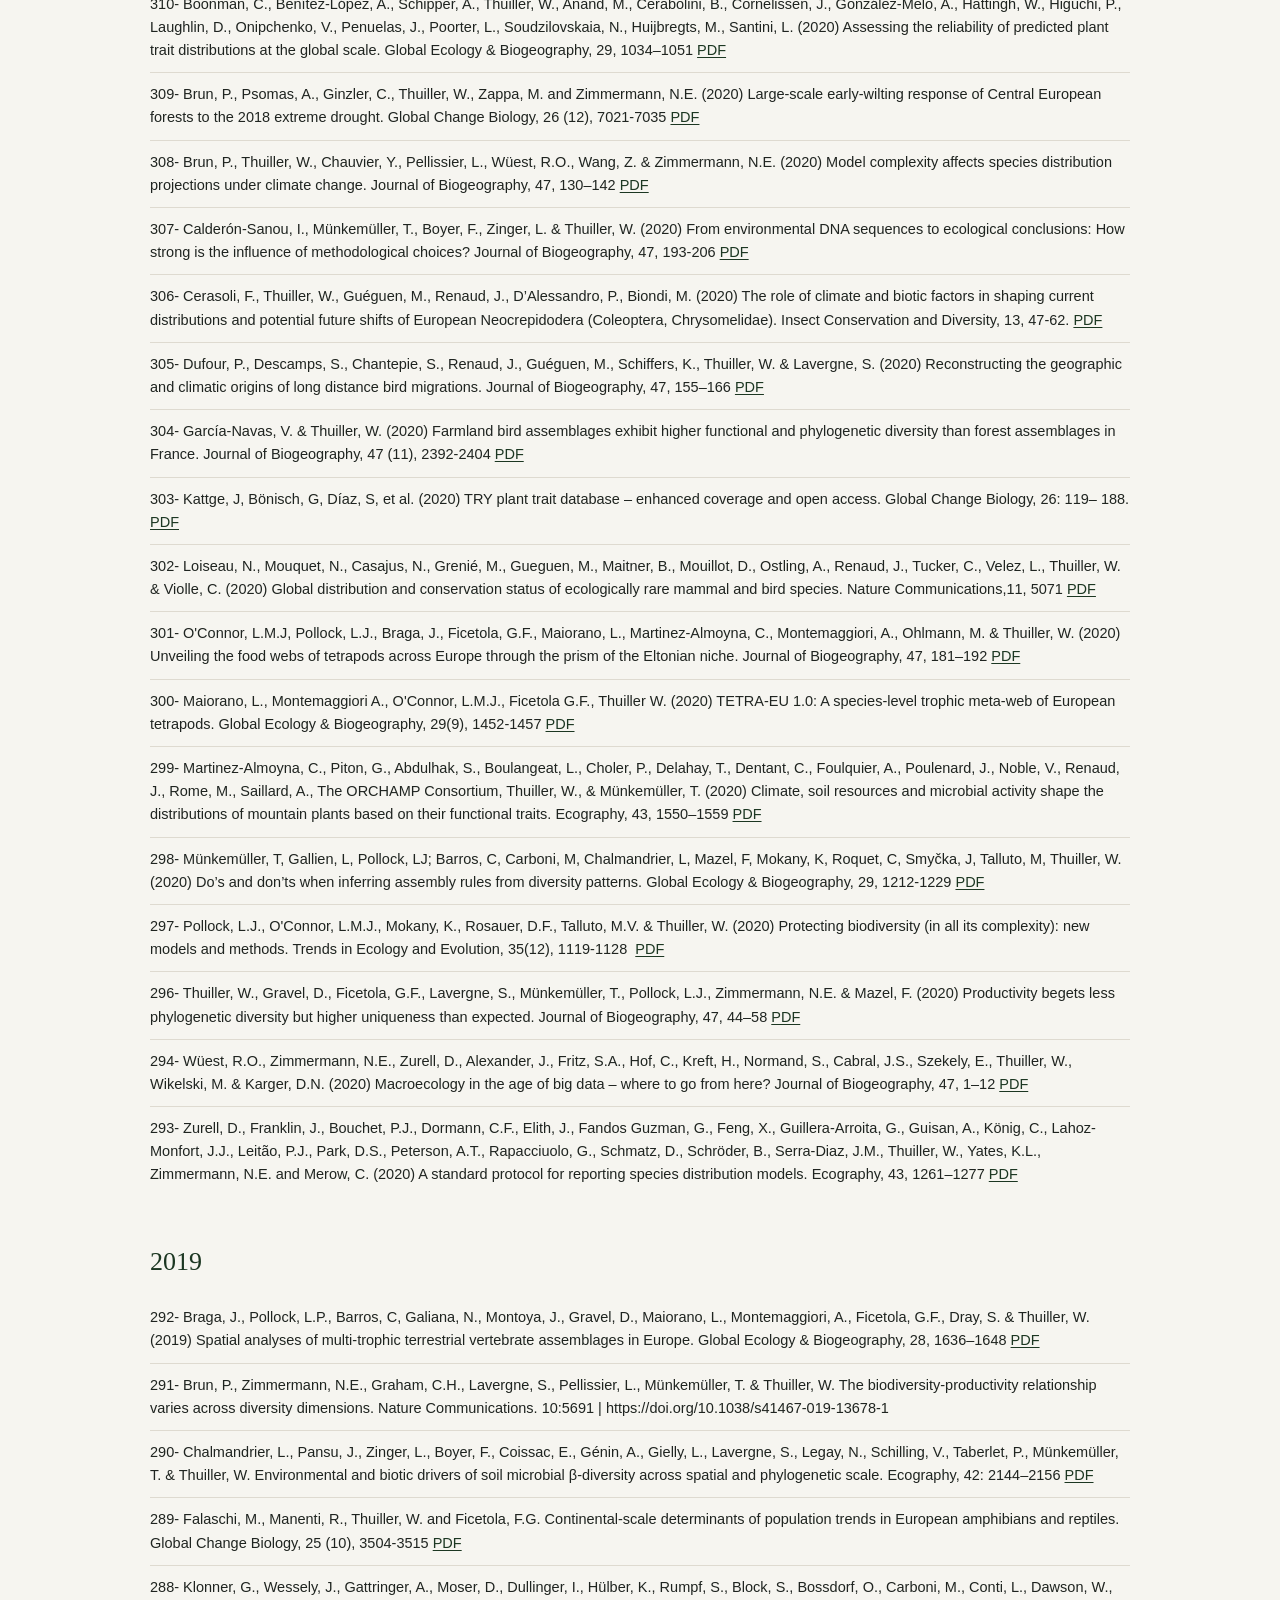
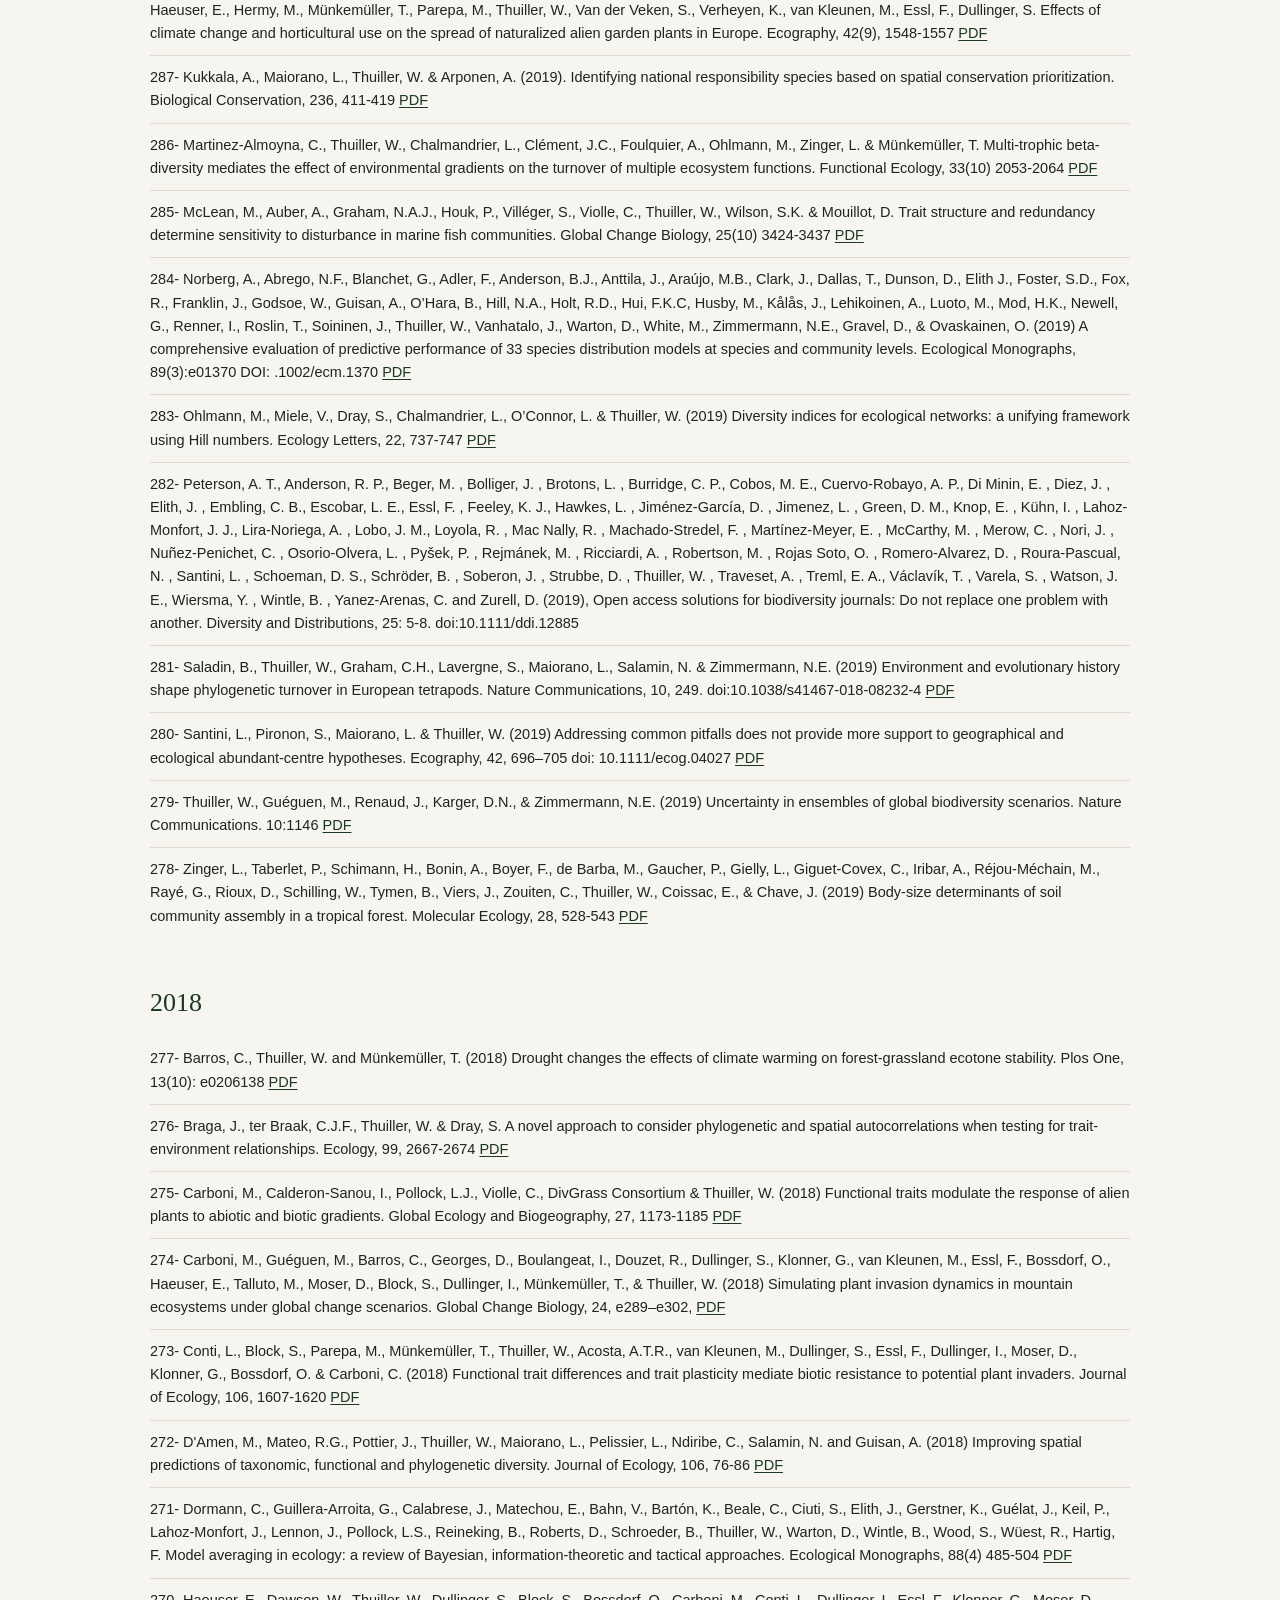
<file: Publications.html>
<!doctype html>
<html lang="en">
<head>
<meta charset="utf-8">
<meta name="viewport" content="width=device-width, initial-scale=1">
<title>Publications &mdash; Wilfried Thuiller</title>
<meta name="description" content="Full list of publications by Wilfried Thuiller, CNRS, Laboratoire d'Ecologie Alpine.">
<link rel="stylesheet" href="assets/css/style.css">
</head>
<body>

<header class="site-header">
  <div class="site-header-inner">
    <a class="site-brand" href="index.html">Wilfried Thuiller<span class="role">CNRS &middot; LECA</span></a>
    <button class="nav-toggle" aria-expanded="false" aria-controls="site-nav" aria-label="Toggle navigation"><span></span></button>
    <nav class="site-nav" id="site-nav">
      <ul>
        <li><a href="index.html">Home</a></li>
        <li><a href="CV.html">CV</a></li>
        <li><a href="People.html">People</a></li>
        <li><a href="Projects.html">Projects</a></li>
        <li><a href="Publications.html" aria-current="page">Publications</a></li>
        <li><a href="Research.html">Research</a></li>
        <li><a href="Monitoring.html">Monitoring</a></li>
        <li><a href="Software.html">Software</a></li>
      </ul>
    </nav>
  </div>
</header>

<main>
  <div class="page-header">
    <div class="page-header-inner wide cv-header-flex">
      <div class="cv-header-text">
        <p class="eyebrow">Wilfried Thuiller</p>
        <h1 class="page-title">Publications</h1>
        <p class="page-lede">Nearly 500 papers, book chapters and applied reports, newest first.</p>
    <nav class="pub-jump" aria-label="Jump to year">
      <a href="#in-press">In press</a>
      <a href="#2026">2027</a>
      <a href="#2025">2025</a>
      <a href="#2024">2024</a>
      <a href="#2023">2023</a>
      <a href="#2022">2022</a>
      <a href="#2021">2021</a>
      <a href="#2020">2020</a>
      <a href="#2019">2019</a>
      <a href="#2018">2018</a>
      <a href="#2017">2017</a>
      <a href="#2016">2016</a>
      <a href="#2015">2015</a>
      <a href="#2014">2014</a>
      <a href="#2013">2013</a>
      <a href="#2012">2012</a>
      <a href="#2011">2011</a>
      <a href="#2010">2010</a>
      <a href="#2009">2009</a>
      <a href="#2008">2008</a>
      <a href="#2007">2007</a>
      <a href="#2006">2006</a>
      <a href="#2005">2005</a>
      <a href="#2004">2004</a>
      <a href="#2003">2003</a>
      <a href="#submitted">Submitted</a>
      <a href="#book">Book</a>
      <a href="#book-chapters">Book chapters</a>
      <a href="#popular-and-applied-papers">Popular and applied papers</a>
    </nav>
      </div>
      <div class="cv-header-photo cv-header-photo--xwide">
        <button type="button" class="lightbox-trigger" data-full-src="assets/img/local-foodwebs-full.png">
          <img src="assets/img/local-foodwebs.png" alt="Diagram: from eDNA to soil food web, potential metaweb and local foodwebs per plot">
        </button>
        <p class="cv-header-photo-credit">From eDNA to soil food web</p>
      </div>
    </div>
  </div>

  <section class="content">
    <div class="content-inner wide">
    <h2 class="pub-year" id="in-press">In press</h2>
    <ul class="pub-list">
     
      <li class="pub-item"><span class="pub-citation">459- Bystrova, D., Assaad, C.K., Si-Moussi, S. &amp; Thuiller, W. Macro-level causal discovery from single-time-point observations of ecological dynamical systems. Philosophical Transactions of the Royal Society B: Biological Sciences.</span></li>
      <li class="pub-item"><span class="pub-citation">458- Cerna, S., Si-Moussi, S., Hendrikx, H., Thuiller, W. &amp; Miele, V. (2027) CLIVeg: Contrastive Image-Vegetation Alignment for Botany-Aware Earth Observation Representation. Neurocomputing, 709, 135327 <a href="https://arxiv.org/html/2511.21194v2" target="_blank" rel="noopener">PDF</a></span></li>
      <li class="pub-item"><span class="pub-citation">457- Cosentino, F., Mancino, C., Montemaggiori, A., O’Connor, L.O., Thuiller, W., Renaud, J., Le Guillarme, N., &amp; Maiorano, L. TETRA-EU 2.0: an improved species-level trophic metaweb of European tetrapods. Scientific Data, in revision. </span></li
      <li class="pub-item"><span class="pub-citation">456- Dragonetti, C., Thuiller, W., Guéguen, M., Renaud, J., Visconti, P., &amp; Di Marco, M. Impact of global change on the distribution of mountain mammals and birds. Conservation Biology, e70339, <a href="https://conbio.onlinelibrary.wiley.com/doi/10.1111/cobi.70339" target="_blank" rel="noopener">PDF</a></span></li>
      <li class="pub-item"><span class="pub-citation">455- Gaüzère, P, L. Mahaut, P. Denelle, D. Mouillot, M. Grenié, J. Renaud, N. Mouquet, N. Loiseau, B. Maitner, A. Maire, A. Toussaint, FREE working group, Thuiller, W. &amp; Violle, C. Scale dependence of avian functional rarity reveals mismatches between global and local conservation priorities. Diversity and Distributions</a></span></li>
       <li class="pub-item"><span class="pub-citation">454- Goury. R., Estopinan, J., Münkemüller, T., Bowler, D.E., Beck, M., Dee, L., Gaüzere, P., Hedde, M., Santini, L., Schrodt, F., Violle, C. &amp; Thuiller, W. Long-term plant redistribution in the Alps driven by temperature and climatic water deficit. Philosophical Transactions of the Royal Society B: Biological Sciences</span></li>
       <li class="pub-item"><span class="pub-citation">453- Mancini, G., Cimatti, M., Tzivanopoulos, M., Thuiller, W. &amp; Di Marco, M. Opportunities and challenges for applying Key Biodiversity Areas Criterion E at large spatial scales. Conservation Biology <a href="https://www.biorxiv.org/content/biorxiv/early/2025/10/16/2025.10.16.682361.full.pdf" target="_blank" rel="noopener">PDF</a></span></li>
       <li class="pub-item"><span class="pub-citation">452- Prima, M.-C., Si-Moussi, S., Garcia, N., Scherpenhuijzen, N., Verburg, P.H., Rouveyrol, P., Suarez, L. &amp; Thuiller, W. Multiscale connectivity trends reveal potential mixed roles of protected areas in future climate- and land-use-driven species range shifts. Ecological Indicators, minor revision</span></li>
        <li class="pub-item"><span class="pub-citation">451- Santini, L., Bowler, D.E.,, Salguero-Gómez, R., Martins, I., Schrodt, F., Frelat, R., Hedde, M.,  Morueta-Holme, N., Gaüzere, P.,  Violle, C., Goury. R., Estopinan, J., Beck, M. &amp; Thuiller, W. Species traits mediate terrestrial  mammal density responses to human impacts. Ecography. <a href="https://nsojournals.onlinelibrary.wiley.com/doi/10.1002/ecog.08694" target="_blank" rel="noopener">PDF</a></span></li>
    </ul>

    <h2 class="pub-year" id="2026">2026</h2>
    <ul class="pub-list">
       <li class="pub-item"><span class="pub-citation">450- Beck, M., Gaüzère, P ., Bowler, D., Estopinan, J., Fontaine, C., Goury, R., Hedde, M., Martins, I., Morueta-Holme, N., Santini, L., Violle, C., Aunins, A., Boom, C, Brotons, L., Fontaine, B., Gamero, A., Lehikoinen, A., Pladevall, C., Reif, J, Stokke, B., Strebel, N., Szep, T., Teufelbauer, N., Thuiller, W. &amp; Schrodt, F. (2026) Unraveling Biodiversity Change: A multi‐scale decomposition of changes in European breeding bird diversity. Global Ecology and Biogeography, 35(10), e70320  <a href="https://onlinelibrary.wiley.com/doi/10.1111/geb.70320">PDF</a></span></li>
      <li class="pub-item"><span class="pub-citation">449- Bektaş, B., Rutten, G., Saillard, A., Friaud, R., Arnoldi, C., Renaud, J., Guéguen, M., Foulquier, A., Poulenard, J., Lyautey, E., Clément, J.-C., Thuiller, W., &amp; Münkemüller, T. (2026) Traits and functions of alpine plant communities respond strongly but not always sufficiently to in situ climate change. New Phytologist, 249(3), 1173-1187 <a href="https://nph.onlinelibrary.wiley.com/doi/10.1111/nph.70503" target="_blank" rel="noopener">PDF</a></span></li>
      <li class="pub-item"><span class="pub-citation">448- Cerna, S., Si-Moussi, S., Calderon-Sanou, I., Miele, V. &amp; Thuiller, W. (2026) Limits and promises of earth observation foundation models in predicting multi-trophic soil biodiversity. Advances in Ecological Research, 74, 31-64 <a href="https://www.sciencedirect.com/science/chapter/bookseries/pii/S006525042600005X?dgcid=author" target="_blank" rel="noopener">PDF</a></span></li>
       <li class="pub-item"><span class="pub-citation">447- Chenevois E., Deschamps G., Violle C., Si-Moussi S., Biurrun I., Campos J. A., Ecker K. T., Essl F., Gégout J.-C., Güler B., Marcenò C., Pérez-Haase A., Ruprecht E., De Sanctis M., Šibík J., Stančić Z., Svenning J.-C., Thuiller W. (2026) Contemporary environmental drivers of European plant distributions. Global Ecology and Biogeography, 35(9) e70308 <a href="https://onlinelibrary.wiley.com/doi/10.1111/geb.70308" target="_blank" rel="noopener">PDF</a></span></li>
      <li class="pub-item"><span class="pub-citation">446- Gaüzère, P, Hällfors, M. Mäkinen, J., Choler, P., Heikkinen, R.K., Goury, R., Estopinan, J., Violle, C., Schrodt, F., Si-Moussi, S., Hedde, M., Santini, L., & Thuiller, W. (2026) Direct and biodiversity-mediated effects of climate on grassland productivity across the Alps. Global Change Biology, 32(10), e71142 <a href="https://onlinelibrary.wiley.com/doi/10.1111/gcb.71142" target="_blank" rel="noopener">PDF</a></span></li>
      <li class="pub-item"><span class="pub-citation">445- Goury, R., Bowler, D., Harrower, C., Münkemüller, T., Vallet, J., Yearsley, J.M., Thuiller, W. &amp; Pescott, O.L. (2026) A practical guide to species trend detection with unstructured data using local frequency scaling (Frescalo). Ecography, e08270 <a href="http://doi.org/10.1002/ecog.08270" target="_blank" rel="noopener">PDF</a></span></li>
      <li class="pub-item"><span class="pub-citation">444- Guéguen, M., Blancheteau, H., Lemaire-Patin, R. &amp; Thuiller, W. (2026) biomod2 - extending presence-absence species distribution models to multiple data types. Ecography, e08588 <a href="https://nsojournals.onlinelibrary.wiley.com/doi/epdf/10.1002/ecog.08588" target="_blank" rel="noopener">PDF</a></span></li>
        <li class="pub-item"><span class="pub-citation">443- O’Connor, L.M.J., Demarquet, S., Maiorano, L., Si-Moussi, S., Gaüzere, P., Cosentino, F., Renaud, J., Verburg, P.H., Xaver, T. &amp; Thuiller, W. (2026) Threats to Nature’s Contributions to People provided by terrestrial vertebrates in Europe. Diversity and Distributions, 32, e70210 <a href="https://onlinelibrary.wiley.com/doi/pdf/10.1111/ddi.70210" target="_blank" rel="noopener">PDF</a></span></li>
        <li class="pub-item"><span class="pub-citation">442- O’Connor, L.M.J., Thuiller, W., Brose, U., Gauzens, B., Gaüzere, P., Graham, C., Harfoot, M., Hirt, M., Lavergne, S., Maiorano, L., Moilanen, A., Verburg, P.H., &amp; Pollock, L.J. (2026) The untapped potential of food webs in systematic conservation planning. Conservation Letters, 19(1), e700002 <a href="https://conbio.onlinelibrary.wiley.com/doi/10.1111/con4.70002" target="_blank" rel="noopener">PDF</a></span></li>
      <li class="pub-item"><span class="pub-citation">441- Rohr, M., Wendling, A., Münkemüller, T., Gravel, D., Galiez, C., Renaud, J., the Orchamp Consortium, &amp; Thuiller, W. Beyond co-occurrence: multi-scale evidence for segregation-dominated plant networks in the French Alps. Ecology Letters, 29 (5), e70393 <a href="https://onlinelibrary.wiley.com/doi/pdf/10.1111/ele.70393" target="_blank" rel="noopener">PDF</a></span></li>
      <li class="pub-item"><span class="pub-citation">440- Sieber, P., Karger, D.N., Zimmermann, N.E., Si-Moussi, S., Thuiller, W., Midolo, G., Chytrý, M., Axmanová, I., Schwaab, J., Davin, E.L., Leclair, M., Kambach, S., Bruelheide, H., Hickler, T., Stančić, Z., Biurrun, I., Güler, B., Dengler, J., Divíšek, J., Verburg, P.H., &amp; Seneviratne, S.I. (2026) Climate response to Nature Future scenarios in a regional Earth System Model. Nature Communications, 17, 4017 <a href="https://www.nature.com/articles/s41467-026-70284-8#citeas" target="_blank" rel="noopener">PDF</a></span></li>
      <li class="pub-item"><span class="pub-citation">439- Thomas, A., Thuiller, W. &amp; Gonzalez, A. (2026) Complementary causal approaches to support biodiversity change attribution. Nature Reviews Biodiversity, 2, 322–334</span></li>
      <li class="pub-item"><span class="pub-citation">438- Tzivanopoulos M., Gallien L., Münkemüller T., Hedde M., Michez D., de Manincor N., Fontaine C., Gérard S., Sentil A., Thuiller W. (2026) Continental-Scale Invertebrate Distributions Are Mainly Associated With Climate but Modulated by Soil and Land-Use Gradients. Global Ecology and Biogeography, 35(6), e70282 <a href="http://dx.doi.org/10.1111/geb.70282" target="_blank" rel="noopener">PDF</a></span></li>
    </ul>

    <h2 class="pub-year" id="2025">2025</h2>
    <ul class="pub-list">
      <li class="pub-item"><span class="pub-citation">437- Bonfanti, N., Choler, P., Khedim, N., Clement, J.C., Goury, R., Thuiller, W., Barre, P., Baudin, F., The Orchamp Consortium &amp; Poulenard, J. (2025) Drivers of soil organic carbon stocks and stability along elevation gradient. Geoderma, 461, 117452 <a href="https://www.sciencedirect.com/science/article/pii/S0016706125002939" target="_blank" rel="noopener">PDF</a></span></li>
      <li class="pub-item"><span class="pub-citation">436- Cantera, I., Giachello, S., Münkemüller, T., Caccianiga, M., Gobbi, M., Losapio, G., Marta, S., Valle, B., Zawierucha, K., Thuiller, W., &amp; Ficetola, F. (2025) Describing functional diversity of communities from environmental DNA. Trends in Ecology and Evolution, 4(2), 170-179 <a href="https://hal.science/hal-04769072v1/file/Cantera%202025.pdf" target="_blank" rel="noopener">PDF</a></span></li>
      <li class="pub-item"><span class="pub-citation">435- Dansereau, G., Braga, J., Ficetola, G.F., Galiana, N., Gravel, D., Maiorano, L., Montoya, J.M., O'Connor, L., Pollock, L.J., Thuiller, W., Poisot, T. &amp; Barros, C. (2025) Overcoming the disconnect between species interaction networks and biodiversity conservation. Trends in Ecology and Evolution, 40(9), 840-851 <a href="https://ecoevorxiv.org/repository/object/8134/download/17328/" target="_blank" rel="noopener">PDF</a></span></li>
      <li class="pub-item"><span class="pub-citation">434- Deschamps, G., Si-Moussi, S., Galiez, C. &amp; Thuiller, W. (2025) CAMELIA - enhancing species assemblage predictions by integrating structural and functional indices: a case study on plant communities in the French Alps. Methods in Ecology and Evolution, 16(11), 2694-2709 <a href="https://besjournals.onlinelibrary.wiley.com/doi/10.1111/2041-210X.70158" target="_blank" rel="noopener">PDF</a></span></li>
      <li class="pub-item"><span class="pub-citation">433- Dumont, M., Monteiro, D., Fihol, S., Gascoin, S., Marty, C., Hagenmuller, P., Morin, S., Choler, P. &amp; Thuiller, W.. (2025) The European Alps in a changing climate: physical trends and impacts. Comptes Rendus Geoscience - Sciences de la Terre, 357, 25-42 <a href="https://comptes-rendus.academie-sciences.fr/geoscience/articles/10.5802/crgeos.288/" target="_blank" rel="noopener">PDF</a></span></li>
      <li class="pub-item"><span class="pub-citation">432- Gaüzere, P., Violle, C., Schrodt, F., Grenié, M., Santini, L., Hedde, M., Porcher, E., Goury, R., Beck, M. &amp; Thuiller, W. (2025) Bridging macroecology and temporal dynamics to better attribute global change impacts on biodiversity. Global Ecology &amp; Biogeography, 34(7), e70086</span></li>
      <li class="pub-item"><span class="pub-citation">431- Gérard, S., Decaëns, T., Butt, K.R., Briones, M.J.Y., Capowiez, Y., Cluzeau, D., Hoeffner, K., Le Bayon, R.-C., Marchán, D.F., Marsden, C., Muys, B., Pelosi, C., Pérès, G., Phillips, H.R.P., Santini, L., Thuiller, W. &amp; Hedde, M. (2025) Putting earthworm conservation on the map: Shortfalls and solutions for developing earthworm conservation. Biological Conservation, 302: 110911, <a href="https://doi.org/10.1016/j.biocon.2024.110911" target="_blank" rel="noopener">PDF</a></span></li>
      <li class="pub-item"><span class="pub-citation">430- Goury, R., Münkemüller, T., Bonfanti, N., Calderon-Sanou, I., Poulenard, J., Orchamp consortium &amp; Thuiller, W. (2025) The role of earthworms in mediating environmental impacts on mountain ecosystem functioning. Global Ecology &amp; Biogeography, 34(8), e70093 <a href="https://onlinelibrary.wiley.com/doi/10.1111/geb.70093" target="_blank" rel="noopener">PDF</a></span></li>
      <li class="pub-item"><span class="pub-citation">429- Goury, R., Thuiller, W., Abdulhak, S., Pache G., Van Es, J., Bowler, E.D., Renaud, J., Violle, C. &amp; Münkemüller, T. (2025) Recent vegetation shifts in the French Alps with winners outnumbering losers. Journal of Ecology, 113(11), 3275-3292 <a href="https://besjournals.onlinelibrary.wiley.com/doi/10.1111/1365-2745.70159" target="_blank" rel="noopener">PDF</a></span></li>
      <li class="pub-item"><span class="pub-citation">428- Hu, J., Si-Moussi, S., &amp; Thuiller, W. (2025) Introduction to Deep Learning Methods for Multi-Species Predictions. Methods in Ecology and Evolution, 16(1) 228-246 <a href="https://besjournals.onlinelibrary.wiley.com/doi/full/10.1111/2041-210X.14466" target="_blank" rel="noopener">PDF</a></span></li>
      <li class="pub-item"><span class="pub-citation">427- Kass, J.M., Smith, A.B., Warren, D.L., Vignali, S., Schmitt, S., Aiello-Lammens, M.E., Arlé, E., Barbosa, A.M., Broennimann, O., Cobos, M.E., Guéguen, M., Guisan, A., Merow, C., Naimi, B., Nobis, M.P., Ondo, I., Osorio-Olvera, L., Owens, H.L., Pinilla-Buitrago, G.E., Robertson, M., Sánchez-Tapia, A., Thuiller, W., Valavi, R., Velazco, S.J.E., Zizka, A. &amp; Zurell, D. (2025) Achieving higher standards in species distribution modeling by leveraging the diversity of available software. Ecography, e07346, <a href="https://nsojournals.onlinelibrary.wiley.com/doi/pdf/10.1111/ecog.07346" target="_blank" rel="noopener">PDF</a></span></li>
      <li class="pub-item"><span class="pub-citation">426- Lavergne, S., Pouchon, C., Roquet, C., Alberti, A., Boleda, M., Perrier, C., … , Valay, J.-G., Zimmermann, N.E., Thuiller, W., Denoeud, F., Alsos, I.G. &amp; Coissac, E. (2025). Towards a comprehensive barcoding and phylogenomic reference for the European arctic–alpine flora. Botany Letters, 172(4), 495-507. <a href="https://www.researchgate.net/profile/Christophe-Perrier/publication/389767805_Towards_a_comprehensive_barcoding_and_phylogenomic_reference_for_the_European_arctic-alpine_flora/links/67d1e49132265243f585b13f/Towards-a-comprehensive-barcoding-and-phylogenomic-reference-for-the-European-arctic-alpine-flora.pdf" target="_blank" rel="noopener">PDF</a></span></li>
      <li class="pub-item"><span class="pub-citation">425- Leblanc, C., Bonnet, P., Servajean, M., Thuiller, W., Chytrý, M., Acic, S., Argagnon, O., Biurrun, I., Bonari, G., Bruelheide, H., Campos, J.A., Carni, A., Custerevska, R., De Sanctis, M., Dengler, J., Dziuba, T., Erenskjold Moeslund, J., Garbolino, E., Jandt, U., Jansen, F., Lenoir, J., Perez Haase, A., Pielech, R., Sibik, J., Stancic, Z., Uogintas, D., Wohlgemuth, T. &amp; Joly, A. (2025) Learning the syntax of plant assemblages. Nature Plants, 11, 2026–2040 <a href="https://www.nature.com/articles/s41477-025-02105-7" target="_blank" rel="noopener">PDF</a></span></li>
      <li class="pub-item"><span class="pub-citation">424- Lucas, P.M., Thuiller, W.,, Talluto, M., ..., Pollock, L.J. (2025) Trophic interactions are key to understanding the effects of global change on the distribution and functional role of the brown bear. Global Change Biolology, 31(6), e70252 <a href="https://onlinelibrary.wiley.com/doi/10.1111/gcb.70252" target="_blank" rel="noopener">PDF</a></span></li>
      <li class="pub-item"><span class="pub-citation">423- Marchal, L., Gateuille, D., Naffrechouxa, E., Thuiller, W. &amp; Poulenard, J. (2025) Polycyclic aromatic hydrocarbon contents and distributions in soils of the northern French Alps. Environmental Science and Pollution Research 32 (17), 10945-10959</span></li>
      <li class="pub-item"><span class="pub-citation">422- Mouquet, N., Mahaut, L., Thuiller, W., Auber, A., Casajus, N., Enquist, B., Gaüzère, P., Loiseau, N. Mouillot, D., Munoz, F., Villéger, S. &amp; Violle, C. (2025) Spatial insurance of distinct ecological functions. Ecology Letters, 28(11), e70266 <a href="https://onlinelibrary.wiley.com/doi/pdf/10.1111/ele.70266" target="_blank" rel="noopener">PDF</a></span></li>
      <li class="pub-item"><span class="pub-citation">421- Poggiato, G., Andréoletti, J., Pollock, L.J., &amp; Thuiller, W. (2025) Integrating food webs in species distribution models can improve ecological niche estimation and predictions. Ecography,5, e07546 <a href="https://nsojournals.onlinelibrary.wiley.com/doi/10.1111/ecog.07546" target="_blank" rel="noopener">PDF</a></span></li>
      <li class="pub-item"><span class="pub-citation">420- Prima, M.C., Oliveira-Cruz, L., Miele, V., Si-Moussi, S., Rouveyrol, P., Suarez, L. &amp; Thuiller, W. (2025) Multilayer Network Analysis Reveals Connectivity Synergies Between Protected Area Levels Across Various Taxonomic Groups. Conservation Letters, 18(5), e13148 <a href="https://conbio.onlinelibrary.wiley.com/doi/full/10.1111/conl.13148" target="_blank" rel="noopener">PDF</a></span></li>
      <li class="pub-item"><span class="pub-citation">419- Rosa, Z., Blancheteau, H., Renaud, J., Guéguen, M., Féaud, B., Vallab, P.G., Thuiller, W., Ibanez, S. &amp; Lavergne, S. (2025) How prevalent were nunataks as glacial refugia in the Alps ? Insights from range hindcasting of the nival flora. Alpine Botany, 135, 149-166</span></li>
      <li class="pub-item"><span class="pub-citation">418- Rhor, M., Thuiller, W., Chalmandrier, L. &amp; Münkemüller, T. (2025) The role of observation scales, trait correlations and competitive regimes in community assembly patterns. Ecology and Evolution, 15(4), e71272.</span></li>
      <li class="pub-item"><span class="pub-citation">417- Schrodt, F., Beck, M., Estopinan, J., Bowler, D.E., Fontaine, C., Gaüzère, P., Grenié, M., Goury, R., Martins, I.S., Morueta-Holme, N., Santini, L., Hedde, M., Martin, G., Mirante, D., Porcher, E., Si-Moussi, S., Tzivanopoulos, M., Vernham, G., Violle, C., &amp; Thuiller, W. (2025) Advancing Causal Inference in Ecology: pathways for biodiversity change detection and attribution. Methods in Ecology and Evolution, 16(10), 2276-2304 <a href="https://besjournals.onlinelibrary.wiley.com/doi/10.1111/2041-210X.70131" target="_blank" rel="noopener">PDF</a></span></li>
      <li class="pub-item"><span class="pub-citation">416- Settele, J., Biala, K., Deiss, F., Marini, L., Michez, D., Pardo, A., Potts, S., Robins, J., Schweigern O., Senapathi, D., Thuiller, W. , van Swaay, C., Visconti, P., Vanbergen, A. (2025) Conceptual development and implementation of Key Pollinator Areas (KPAs) and Buzz Lines in Europe - Workshop report; 3-4 July 2025, Brussels, Publications Office of the European Union, Luxembourg, 2025, https://data.europa.eu/doi/10.2760/9944082, JRC144675. <a href="https://publications.jrc.ec.europa.eu/repository/bitstream/JRC144675/JRC144675_01.pdf" target="_blank" rel="noopener">PDF</a></span></li>
      <li class="pub-item"><span class="pub-citation">415- Si-Moussi, S., Hennekens, S., Mucher, S., ... &amp; Thuiller, W.. (2025) EUNIS habitat Maps: enhancing thematic and spatial resolution for Europe through machine learning. Scientific Data, 12, 1976 <a href="https://doi.org/10.1038/s41597-025-06235-7" target="_blank" rel="noopener">PDF</a></span></li>
      <li class="pub-item"><span class="pub-citation">414- Si-moussi, S., Thuiller, W., Galbrun, E., Decaëns, T., Gérard, S., Marchán, D.F., Marsden, C., Capowiez, Y. &amp; Hedde, M. (2025) Digging deeper: deep joint species distribution modeling reveals environmental drivers of Earthworm Communities. Soil Biology and Biochemistry, 212, 110021 <a href="https://www.sciencedirect.com/science/article/pii/S0038071725003153?via%3Dihub#sec5" target="_blank" rel="noopener">PDF</a></span></li>
      <li class="pub-item"><span class="pub-citation">413- Staples, T.L., Blois, J., Cramer, K.L., Cunningham, E.T., Dornelas, M., Haberle, S.G., Heger, T., Kiessling, W., Magurran, A.E., O’Dea, A., Penny, A.M., Radeloff, V.C., Smith, J.A., Thuiller, W., Williams, J.W. &amp; Pandolfi, J.M. (2025) A Conceptual Framework for Measuring Ecological Novelty. Global Ecology and Biogeography, 34:e70005. <a href="https://onlinelibrary.wiley.com/doi/10.1111/geb.70005" target="_blank" rel="noopener">PDF</a></span></li>
      <li class="pub-item"><span class="pub-citation">412- Vezzani, L., Schipper, A.M., Thuiller, W., Verburg, P.H., Smith, H.G., Marques, A. (2025) Global relationships between crop yield and pollinator abundance. Journal of Applied Ecology, 62(6), 1498-1508 <a href="https://besjournals.onlinelibrary.wiley.com/doi/full/10.1111/1365-2664.70042" target="_blank" rel="noopener">PDF</a></span></li>
      <li class="pub-item"><span class="pub-citation">411- Wootton, L.M., Boucher, F.C., Pouchon, C., Roquet, C., Coissac, E., Also, I.G., Valla, P., Husson, L., Bernet, M., Perrier, C., Douzet, R., Rome, M., Valay, J.-G., Alberti, A., Denoeud, F., Zimmermann, N.E., Wincker, P., Thuiller, W., Renaud, J., PhyloNorway consortium, PhyloAlps consortium &amp; Lavergne, S. (2025) Pleistocene climatic cycles, landscape dynamics and the late rise of sky-island vegetation in the European Alps. Nature Plants, 11, 1142–1153 <a href="pdf/WoottonNaturePlants2025.pdf" target="_blank" rel="noopener">PDF</a></span></li>
      <li class="pub-item"><span class="pub-citation">410- Wootton, L.M., Boucher, F.C., Renaud, J., Valla, P.G., Midolo, G., Lososová, Z., Thuiller, W. &amp; Lavergne, S. (2025) The Limited legacy of post-glacial recolonization in the floristic patterns of the European Alps. Systematic Biology, 50(1), 83-98.</span></li>
    </ul>

    <h2 class="pub-year" id="2024">2024</h2>
    <ul class="pub-list">
      <li class="pub-item"><span class="pub-citation">409- Antunes, A.C., Berti, E., Brose, U., Hirt, M.R., Karger, D.N., O’Connor, L.M.J., Pollock, L.J., Thuiller, W. &amp; Gauzens, B. (2024) Linking biodiversity, ecosystem function, and Nature’s contributions to people: a macroecological energy flux perspective. Trends in Ecology &amp; Evolution, 39, 427–434 <a href="https://www.sciencedirect.com/science/article/pii/S0169534724000041" target="_blank" rel="noopener">PDF</a></span></li>
      <li class="pub-item"><span class="pub-citation">408- Arpin, I., Poulenard, J., Ratouis, M., Birck, C., Bonet, R., Bourdeau, P., Choler, P., Crouzat, E., Dodier, H., Forêt, J., Fort, N., Girard, V., Liénard, B., Liger, L., Schwoehrer, C., Thuiller, W. &amp; Valay, J.-G. (2024) Organising and enacting inter-organisational coordination in long-term social-ecological monitoring. Biological Conservation, 294, 110642.<a href="pdf/ArpinBC2024.pdf" target="_blank" rel="noopener">PDF</a></span></li>
      <li class="pub-item"><span class="pub-citation">407- Botella, C. Gaüzère, P. O'Connor, L.M.J., Ohlmann, M. Renaud, J. Dou, Y. Graham, C., Verburg, P., Maiorano, L., Thuiller, W. 2024. Don’t bite the hand that feeds you: Meta food webs help in the face of the Eltonian shortfall. Global Change Biology, 30(6), e17359 <a href="https://onlinelibrary.wiley.com/doi/10.1111/gcb.17359" target="_blank" rel="noopener">PDF</a></span></li>
      <li class="pub-item"><span class="pub-citation">406- Botella, C. Gaüzère, P. O'Connor, L.M.J., Ohlmann, M. Renaud, J. Dou, Y. Graham, C., Verburg, P., Maiorano, L., Thuiller, W. (2024) Land-use intensity influences European tetrapod food-webs. Global Change Biology, 30(2), e17167 <a href="pdf/Botella2024GCB.pdf" target="_blank" rel="noopener">PDF</a></span></li>
      <li class="pub-item"><span class="pub-citation">405- Bystrova, D., Assaad, C.K., Arbel, J., Devijver, E., Gaussier, E. &amp; Thuiller, W. (2024) Causal Discovery from Time Series with Hybrids of Constraint-Based and Noise-Based Algorithms. Transactions on Machine Learning Research, <a href="https://openreview.net/pdf?id=PGLbZpVk2n" target="_blank" rel="noopener">PDF</a></span></li>
      <li class="pub-item"><span class="pub-citation">404- Calderón-Sanou, I., Ohlmann, M., Münkemüller, T., Zinger, L., Hedde, M., Lionnet, C., Martinez-Almoyna, C., Saillard, A., Renaud, J., Le Guillarme, N., Gielly, L., Orchamp Consortium &amp; Thuiller, W. (2024) Mountain soil food webs shaped by the interplay between habitat and pedoclimatic conditions. Soil Biology &amp; Biochemistry, 190, 109282 <a href="https://authors.elsevier.com/c/1iKH58g13Xeuv" target="_blank" rel="noopener">PDF</a></span></li>
      <li class="pub-item"><span class="pub-citation">403- Cantera, I., Carteron, A., Guerrieri, A., Marta, S., Bonin, A., Ambrosini, R., Anthelme, F., [et al.], Poulenard, J., Thuiller, W., Caccianiga, M. &amp; Ficetola, G.F. (2024) The importance of species addition versus replacement varies over succession in plant communities after glacial retreat. Nature Plants, 10, 256–267 <a href="pdf/Cantera2024_NaturaPlants.pdf" target="_blank" rel="noopener">PDF</a></span></li>
      <li class="pub-item"><span class="pub-citation">402- Carteron, A., Cantera, I., Guerrieri, A., Marta, S., Bonin, A., …, Poulenard, J., Thuiller, W., Caccianiga, M. &amp; Ficetola, G.F. Dynamics and drivers of mycorrhizal fungi after glacier retreat. New Phytologist, 242(4), 1739-1752</span></li>
      <li class="pub-item"><span class="pub-citation">401- Chauvier, Y., Pollock, L.J., Verburg, P.H., Karger, D.N., Pellissier, L., Lavergne, S., Zimmermann, N.E; &amp; Thuiller, W. (2024) Transnational conservation to anticipate future plant shifts in Europe. Nature Ecology &amp; Evolution, <a href="https://doi.org/10.1038/s41559-023-02287-3" target="_blank" rel="noopener">PDF</a></span></li>
      <li class="pub-item"><span class="pub-citation">400- Dumas, K., Rosa, A., Yannic, G., Gallet, C., Calderon-Sanou, I., Lionnet, C., Thuiller, W., Lavergne, S., &amp; Ibanez, S. How cushion plant communities structure nival soil biodiversity : a metabarcoding study in the French Alps. Basic and Applied Ecology, 2024, 49-60, <a href="https://www.sciencedirect.com/science/article/pii/S1439179124000598" target="_blank" rel="noopener">PDF</a></span></li>
      <li class="pub-item"><span class="pub-citation">399- Essl, F., García-Rodríguez, A., Lenzner, B., Alexander, J.M., Capinha, C., Gaüzère, P., Guisan, A., Kühn, I., Lenoir, J., Richardson, D.M., Rumpf, S., Svenning, J.C., Thuiller, W., Zurell, D. &amp; Dullinger, S. (2024) Potential sources of time lags in calibrating species distribution models. Journal of Biogeography, 51(1), 89-102 <a href="https://onlinelibrary.wiley.com/doi/10.1111/jbi.14726" target="_blank" rel="noopener">PDF</a></span></li>
      <li class="pub-item"><span class="pub-citation">398- Ficetola, G.F., Marta, S., Guerrieri, A., Cantera, I., Bonin, A., ..., Thuiller, W. &amp; Carteron, A. The development of terrestrial ecosystems emerging after glacier retreat. Nature, 632, 336–342, https://doi.org/10.1038/s41586-024-07778-2</span></li>
      <li class="pub-item"><span class="pub-citation">397- Foulquier, A., Datry, T., Corti, R., von Schiller, D., Tockner, K., Stubbington, R., Gessner, M., Boyer, F., Ohlmann, M., Thuiller, W., , et al. (2024) Unravelling large-scale patterns and drivers of biodiversity in dry rivers. Nature Communications, 15, 7233, <a href="https://www.nature.com/articles/s41467-024-50873-1" target="_blank" rel="noopener">PDF</a></span></li>
      <li class="pub-item"><span class="pub-citation">396- Guerrieri, A., Cantera, I., Marta, S., Bonin, A., […], Fontaneto, D., Thuiller, W. &amp; Ficetola, G.F. (2024) Local climate modulates the development of soil nematode communities after glacier retreat. Global Change Biology, 30(1), e17057 <a href="https://onlinelibrary.wiley.com/doi/10.1111/gcb.17057" target="_blank" rel="noopener">PDF</a></span></li>
      <li class="pub-item"><span class="pub-citation">395- Hartig, F., Abrego, N., Bush, A., Chase, J.M., Guillera-Arroita, G., Leibiold, M.A., Ovaskainen, O., Pellissier, L., Pichler, M., Poggiato, G., Pollock, L.J., Si-Moussi, S., Thuiller, W., Viana, D.S., Warton, D., Zurell, D. &amp; Yu, D.W. (2024) Novel community data in ecology - properties and prospects. Trends in Ecology and Evolution, 39(3), 280-293 <a href="pdf/Hartig2024TREE.pdf" target="_blank" rel="noopener">PDF</a></span></li>
      <li class="pub-item"><span class="pub-citation">394- Kambach, S., Axmanová, I., Attorre, F., Biurrun, I., Bonari, G.,Carranza, M.L., Chiarucci, A., Chytrý, M., Dengler, J., Garbolino, E., Golub, V., Hickler, T., Jandt, U., Jansen, J., Jašková, A., Jiménez-Alfaro, B.,Karger, D.N., Lososová, Z., Rašomavičius, V., Rusina, S., Sieber, P., Stanisci, A., Thuiller, W., Welk, E., Zimmermann, N.E. &amp; Bruelheide, H. Climate regulation processes are linked to the functional composition of plant communities in European forests, shrublands, and grasslands. Global Change Biology, 30(2), e171189 <a href="https://onlinelibrary.wiley.com/doi/10.1111/gcb.17189" target="_blank" rel="noopener">PDF</a></span></li>
      <li class="pub-item"><span class="pub-citation">393- Kass, J.M., Fukaya, K., Thuiller, W. &amp; Mori, A.S. (2024) Biodiversity modeling advances will improve predictions of nature’s contributions to people. Trends in Ecology &amp; Evolution, 39, 338–348 <a href="https://www.sciencedirect.com/science/article/pii/S0169534723002781" target="_blank" rel="noopener">PDF</a></span></li>
      <li class="pub-item"><span class="pub-citation">392- Litchman, E., Villéger, S., Zinger, L., Augeret, J.-C., Thuiller, W., Kraft, N.J.B., Philippot, L. &amp; Violle, C. Refocusing the microbial rare biosphere concept through a functional lens. Trends in Ecology and Evolution, 39(10), 923-936 <a href="pdf/Litchman2024TREE.pdf" target="_blank" rel="noopener">PDF</a></span></li>
      <li class="pub-item"><span class="pub-citation">391- Martinez-Almoyna, C., Calderon-Sadou, I., Lionnet, C., Gielly, L., Boyer, F., Dufour, P., Dunyach, Lily., Miquel, C., Olhmann, M., Poulenard, J., Renaud, J., Saillard, A., Si-Moussi, S., Stephan, R., Varoux, M., Münkemüller, T., &amp; Thuiller, W. (2024) Vegetation structure and climate shape mountain arthropod distributions across trophic levels. Journal of Applied Ecology, 93(10), 1510-1523 <a href="https://besjournals.onlinelibrary.wiley.com/doi/10.1111/1365-2656.14164" target="_blank" rel="noopener">PDF</a></span></li>
      <li class="pub-item"><span class="pub-citation">390- Midolo, G., Axmanová, I., Divíšek, J., Dřevojan, P., Lososová, Z., Večeřa, M. et al. (2024) Diversity and distribution of Raunkiær’s life forms in European vegetation. Journal of Vegetation Science, 35, e13229 <a href="http://doi.org/10.1111/jvs.13229" target="_blank" rel="noopener">PDF</a></span></li>
      <li class="pub-item"><span class="pub-citation">389- Mouillot, D., Velez, L., Albouy, C., Casajus, N., Claudet, J., Delbar, V., Devillers, R., Letessier, T.B., Loiseau, N., Manel, S., Mannocci, L., Meeuwig, J., Mouquet, N., Nuno, A., O’Connor, L.J.M., Parravicini, V., Renaud, J., Seguin, R., Troussellier, M. &amp; Thuiller, W. The socioeconomic and environmental niche of protected areas reveals global conservation gaps and opportunities. Nature Commmunications, 15, 9007. <a href="https://www.nature.com/articles/s41467-024-53241-1" target="_blank" rel="noopener">PDF</a></span></li>
      <li class="pub-item"><span class="pub-citation">388- O'Connor, L.M.J., Cosentino, F., Harfoot, M.B.J, Maiorano, L., Mancino, C., Pollock, L.J., &amp; Thuiller, W. (2024) Vulnerability of terrestrial vertebrate food webs to anthropogenic threats in Europe. Global Change Biology, 30(3), e17253, <a href="https://doi.org/10.1111/gcb.17253" target="_blank" rel="noopener">PDF</a></span></li>
      <li class="pub-item"><span class="pub-citation">387- O’Connor, L.M.J, Renaud, J., Dou, Y., Karger, D.N., Maiorano, L., Verburg, P.H. &amp; Thuiller, W. (2024) Habitat suitability of European land systems for terrestrial vertebrates. Global Ecology and Biogeography, 33:e13903 <a href="https://onlinelibrary.wiley.com/doi/epdf/10.1111/geb.13903" target="_blank" rel="noopener">PDF</a> <a href="https://zenodo.org/records/8407593" target="_blank" rel="noopener">Data</a></span></li>
      <li class="pub-item"><span class="pub-citation">386- Ohlmann, M., Munoz, F., Massol, F. &amp; Thuiller, W. (2024) Assessing mutualistic metacommunity capacity by integrating spatial and interaction networks. Theoretical Population Biology, 154, 22–39 <a href="pdf/Ohlmann2024TPB.pdf" target="_blank" rel="noopener">PDF</a></span></li>
      <li class="pub-item"><span class="pub-citation">385- Pranzini, N., Maiorano L., Cosentino F., Thuiller W. &amp; Santini, L. (2024) On the role of species interactions in shaping the geographic pattern of ungulate abundance across African savannah. Scientific Report, 14, 19647 <a href="https://www.nature.com/articles/s41598-024-70668-0" target="_blank" rel="noopener">PDF</a></span></li>
      <li class="pub-item"><span class="pub-citation">384- Pereira, H.M., Martins, I.S., Rosa, I.M.D., Kim, H., Leadley, P., Popp, A., van Vuuren, D.P., Hurtt, G., Quoss, L., Arneth, A., Baisero, D., Bakkenes, M., Chaplin-Kramer, R., Chini, L., Di Marco, M., Ferrier, S., Fujimori, S., Guerra, C.A., Harfoot, M., Harwood, T.D., Hasegawa, T., Haverd, V., Havlík, P., Hellweg, S., Hilbers, J.P., Hill, S.L.L., Hirata, A., Hoskins, A.J., Humpenöder, F., Janse, J.H., Jetz, W., Johnson, J.A., Krause, A., Leclère, D., Matsui, T., Meijer, J.R., Merow, C., Obersteiner, M., Ohashi, H., De Palma, A., Poulter, B., Purvis, A., Quesada, B., Rondinini, C., Schipper, A.M., Settele, J., Sharp, R., Stehfest, E., Strassburg, B.B.N., Takahashi, K., Talluto, M.V., Thuiller, W., Titeux, N., Visconti, P., Ware, C., Wolf, F. &amp; Alkemade, R. (2024) Global trends and scenarios for terrestrial biodiversity and ecosystem services from 1900 to 2050. Science, 384, 458–465 <a href="https://ora.ox.ac.uk/objects/uuid:8af99d3c-b86d-49bb-832d-d8664043913b/files/snc580p66n" target="_blank" rel="noopener">PDF</a></span></li>
      <li class="pub-item"><span class="pub-citation">383- Prima, M.C., Renaud, J., Witté, I., Suarez, L., Rouveyrol,Fernando, M.,Sacchi, A., Cosentino, F., Santini, L., Maiorano, L., Moreira, F., Dertien, J., Fernandez, N., &amp; Thuiller, W. (2024) A comprehensive framework to assess multi-species landscape connectivity for conservation planning. Methods in Ecology and Evolution, 15(12), 2385-2399 <a href="https://besjournals.onlinelibrary.wiley.com/doi/full/10.1111/2041-210X.14444" target="_blank" rel="noopener">PDF</a></span></li>
      <li class="pub-item"><span class="pub-citation">382- Thuiller, W. (2024) Ecological Niche Modeling. Current Biology 34, R225–R229 <a href="pdf/ThuillerCurrentBiology2024.pdf" target="_blank" rel="noopener">PDF</a></span></li>
      <li class="pub-item"><span class="pub-citation">381- Thuiller, W., Calderon-Sanou, I, Chalmandrier, L., Gaüzere, P., O'Connor, L.O., Ohlmann, M., Poggiato, M. &amp; Münkemüller, T. (2024) Navigating the integration of Biotic Interactions in Biogeography. Journal of Biogeography, 51(4), 550-559 <a href="https://onlinelibrary.wiley.com/doi/10.1111/jbi.14734" target="_blank" rel="noopener">PDF</a></span></li>
      <li class="pub-item"><span class="pub-citation">380- Thuiller, W., Saillard, A, ... The Orchamp Consortium. (2024) ORCHAMP: an observatory network for monitoring Biodiversity and Ecosystem Functioning Across Space and Time in Mountains. Comptes Rendus. Biologies, 347(4), 223-247. <a href="https://comptes-rendus.academie-sciences.fr/biologies/item/CRBIOL_2024__347_G1_223_0/" target="_blank" rel="noopener">PDF</a></span></li>
      <li class="pub-item"><span class="pub-citation">379- Vallé, C., Poggiato, G., Thuiller, W., Jiguet, F., Princé, K., Le Viol, I. Species associations in joint species distribution models: from missing variables to conditional predictions. Journal of Biogeography, 51(2), 312-324 <a href="https://onlinelibrary.wiley.com/doi/10.1111/jbi.14752" target="_blank" rel="noopener">PDF</a></span></li>
    </ul>

    <h2 class="pub-year" id="2023">2023</h2>
    <ul class="pub-list">
      <li class="pub-item"><span class="pub-citation">378- Bektaş, B., Thuiller, W., Renaud, J., Guéguen, M., Calderon-Sanou, I., Valay, J.-G., Colace, M.-P. &amp; Münkemüller, T. (2023) A spatially explicit trait-based approach uncovers changes in assembly processes under warming. Ecology Letters, 26, 1119-1131 <a href="http://doi.org/10.1111/ele.14225" target="_blank" rel="noopener">PDF</a></span></li>
      <li class="pub-item"><span class="pub-citation">377- Cutts, V., Hanz, D.M., Barajas-Barbosa, M.P., Schrodt, F., Steinbauer, M.J., Beierkuhnlein, C., Denelle, P., Fernández-Palacios, J.M., Gaüzère, P., Grenié, M., Irl, S.D.H, Kraft, N., Kreft, N., Maitner, B., Munoz, F., Thuiller, W., Violle, C., Weigelt, P., Field, R. &amp; Algar, A.C. (2023) Links to rare climates do not translate into distinct traits for island endemics. Ecology Letters, 26(4), 504-515 <a href="https://onlinelibrary.wiley.com/doi/10.1111/ele.14169" target="_blank" rel="noopener">PDF</a></span></li>
      <li class="pub-item"><span class="pub-citation">376- Deschamps, G., Poggiato, G., Brun, P., Galliez, C. &amp; Thuiller, W. (2023) Predict first - assemble later vs assemble first - predict later: revisiting the dilemma for functional biogeography. Methods in Ecology and Evolution, 14(10), 2680-2696 <a href="https://besjournals.onlinelibrary.wiley.com/doi/10.1111/2041-210X.14203" target="_blank" rel="noopener">PDF</a></span></li>
      <li class="pub-item"><span class="pub-citation">375- Dou, Y., Zagaria, C., O’Connor, L., Thuiller, W. &amp; Verburg, P.H. (2023) Using the Nature Futures Framework as a lens for developing plural land use scenarios for Europe for 2050. Global Environmental Change, 83, 102766 <a href="https://www.sciencedirect.com/science/article/pii/S0959378023001322" target="_blank" rel="noopener">PDF</a></span></li>
      <li class="pub-item"><span class="pub-citation">374- Dutta, T., De Barba, M., Selva Fernandez, N., Fedorca, A., Maiorano, L., Thuiller, W., Zedrosser, A., Signer, J., Pflüger, F., Frank, S., Lucas, P. &amp; Balkenhol, N. (2023) An objective approach to select surrogate species for connectivity conservation. Frontiers in Ecology and Evolution,11, PDF</span></li>
      <li class="pub-item"><span class="pub-citation">373- Gaüzere, P., Blonder, B., Denelle, P., Fournier, B., Grenié, M., Münkemüller, T., Munoz, F., Violle, C. &amp; Thuiller, W. (2023) The functional trait distinctiveness of plant species is scale dependent. Ecography, e06504 <a href="https://doi.org/10.1111/ecog.06504" target="_blank" rel="noopener">PDF</a></span></li>
      <li class="pub-item"><span class="pub-citation">372- Gaüzère, P., Botella, C., Poggiato, G., O’Connor, L.M.J., Di Marco, M., Dragonetti, C., Maiorano, L., Renaud, J. &amp; Thuiller, W. (2023) Dissimilarity of vertebrate trophic interactions reveals spatial uniqueness but functional redundancy across Europe. Current Biology, 33(23), 5263-5271.e3 <a href="pdf/Gauzere2023CB.pdf" target="_blank" rel="noopener">PDF</a></span></li>
      <li class="pub-item"><span class="pub-citation">371- Giachello, S., Cantera, I., Carteron, A., Marta, S., Cipriano, C., Guerrieri, A., Bonin, A., Thuiller, W. &amp; Ficetola, G.F. (2023) Toward a Common Set of Functional Traits for Soil Protists. Soil Biology &amp; Biochemistry, 187, 109207 <a href="https://authors.elsevier.com/sd/article/S0038-0717(23)00269-9" target="_blank" rel="noopener">PDF</a></span></li>
      <li class="pub-item"><span class="pub-citation">370- Guerrieri, A., Carteron, A., Bonin, A., Marta, S., Ambrosini, R., Caccianiga, M., Cantera, I., Compostella, C., Diolaiuti, G., Fontaneto, D., Gielly, L., Gili, F., Gobbi, M., Poulenard, J., Taberlet, P., Zerboni, A., Thuiller, W. &amp; Ficetola, G.F. (2023) Metabarcoding data reveal vertical multitaxa variation in topsoil communities during the colonization of deglaciated forelands. Molecular Ecology, 32(23), 6304-6319 <a href="https://onlinelibrary.wiley.com/doi/10.1111/mec.16669" target="_blank" rel="noopener">PDF</a></span></li>
      <li class="pub-item"><span class="pub-citation">369- Leclerc, L., Calderón-Sanou, I., Martinez-Almoyna, C., Paillet, Y., Thuiller, W., Vincenot, L., The Orchamp Consortium &amp; Kunstler, G. Beyond the role of climate and soil conditions: living and dead trees matter for soil biodiversity in mountain forests. Soil Biology and Biochemistry, 187, 109194 <a href="pdf/LeclercSBB2023.pdf" target="_blank" rel="noopener">PDF</a></span></li>
      <li class="pub-item"><span class="pub-citation">368- Le Guillarme, N., Hedde, M., Potapov, A.M., Berg, M.P., Briones, M.J.I, Calderón-Sanou, I., Degrune, F., Hohberg, K., Martinez-Almoyna, C., Martínez-Muñoz, C.A., Pey, B., Russell, D.J. &amp; Thuiller, W. (2023) The Soil Food Web Ontology: aligning trophic groups, processes, and resources to harmonise and automatise soil food web reconstructions. Ecological Informatics, 78, 102360, <a href="pdf/LeGuillarmeSFWO2023.pdf" target="_blank" rel="noopener">PDF</a></span></li>
      <li class="pub-item"><span class="pub-citation">367- Le Guillarme, N. &amp; Thuiller, W. (2023) A Practical approach to constructing a knowledge graph for soil ecological research. European Journal of Soil Biology, 117, 103497 <a href="pdf/LeGuillarmeThuillerEI2023.pdf" target="_blank" rel="noopener">PDF</a></span></li>
      <li class="pub-item"><span class="pub-citation">366- Lososová, Z., Axmanová, I., Chytrý, M., Midolo, G., Adbulhak, S., Karger, D.N., Renaud, J., Van Es, J., Vittoz, P. &amp; Thuiller, W. (2023) Seed dispersal distance classes and dispersal modes for the European flora. Global Ecology and Biogeography, 32(19), 1485-1494 <a href="https://onlinelibrary.wiley.com/doi/10.1111/geb.13712" target="_blank" rel="noopener">PDF</a></span></li>
      <li class="pub-item"><span class="pub-citation">365- Mahaut, L., Choler, P., Denelle, P., Garnier, E., Thuiller, W., Kattge, J., Lemauviel-Lavenant, S., Lavorel, S., Munoz, F., Renard, D., Serra-Diaz, J.M., Viovy, N. &amp; Violle, C. (2023) Trade-offs and synergies between ecosystem productivity and stability in temperate grasslands. Global Ecology and Biogeography, 32(4), 561-572 <a href="https://onlinelibrary.wiley.com/doi/10.1111/geb.13645?af=R" target="_blank" rel="noopener">PDF</a></span></li>
      <li class="pub-item"><span class="pub-citation">364- Marta, S., Zimmer, A., Caccianiga, M., Gobbi, M., Ambrosini, R., Azzoni, R.S., Gili, F., Pittino, F., Thuiller, W., Provenzale, A., Ficetola, G.F. (2023) Heterogeneous changes of soil microclimate in high mountains and glacier forelands. Nature Communications, 14:5306 <a href="https://www.nature.com/articles/s41467-023-41063-6.pdf" target="_blank" rel="noopener">PDF</a></span></li>
      <li class="pub-item"><span class="pub-citation">363- Munoz, F., Klausmeier, C.A., Gaüzère, P., Kandlikar, G., Litchman, E., Mouquet, N., Ostling, A., Thuiller, W., Algar, A., Auber, A., Cadotte, M., Delalandre, L., Denelle, P., Enquist, B., Fortunel, C., Grenié, M., Loiseau, N., Mahaut, L., Maire, A., Violle, C., &amp; Kraft, N. (2023) The ecological causes of functional distinctiveness in communities. Ecology Letters, 26(8), 1452-1465 <a href="https://doi.org/10.1111/ele.14265" target="_blank" rel="noopener">PDF</a></span></li>
      <li class="pub-item"><span class="pub-citation">362- Ohlmann, M., Matias, C., Poggiato, G., Dray, S., Thuiller, W., &amp; Miele, V. (2023) Quantifying the overall effect of biotic interactions on species distributions along environmental gradients. Ecological Modelling, 483, 110424 <a href="pdf/Ohlmann2023EcoMod.pdf" target="_blank" rel="noopener">PDF</a></span></li>
      <li class="pub-item"><span class="pub-citation">361- Poggiato, G., Gaüzere, P., Deschamp, G., Martinez-Almoyna, C., Münkemüller, T., Violle, C., Renaud, J. &amp; Thuiller, W. (2023) Predicting combinations of community mean traits using joint modeling. Global Ecology and Biogeography, 32(8), 1409-1422 <a href="https://www.researchgate.net/publication/371117804_Predicting_combinations_of_community_mean_traits_using_joint_modelling" target="_blank" rel="noopener">PDF</a></span></li>
      <li class="pub-item"><span class="pub-citation">360- Rigoudy, N., Dussert, G., Benyoub, A., Besnard, A., Birck, C., Boyer, J., Bollet, Y., Bunz, Y., De Backer, N., Caussimont, G., Chetouane, E., Chiffard Carriburu, J., Cornette, P., Delestrade, A., Dispan, L., Le Barh, M., Duhayer, J., Elder, J.-F., Fanjul, J.-B., Fonderflick, J., Froustey, N., Garel, M., Gaudry, W., Gérard, A., Gimenez, O., Hemery, A., Hemon, H., Jullien, J.-M., Knitter , D., Malafosse, I., Marginean, M., Ménard, L., Ouvrier, A., Pariset, G., Prunet, V., Rabault, J., Randon, M. Ribière, R., Raulet, Y., Régnier, A., Ribière, R., Ricci, J.-C., Ruette, S., Schneylin, Y., Sentilles, S., Siefert, N., Smith, B., Terpereau, G., Touchet, P., Thuiller, W., Uzal, A., Vautrain, V., Vimal, R., Weber, J., Spataro, B., Miele, V. &amp; ; Chamaillé-Jammes, S. (2023) The DeepFaune initiative: a collaborative effort towards the automatic identification of the French fauna in camera-trap images. European Journal of Wildlife Research, 69, 113 <a href="https://www.biorxiv.org/content/10.1101/2022.03.15.484324v3" target="_blank" rel="noopener">PDF</a></span></li>
      <li class="pub-item"><span class="pub-citation">359- Vale, M., Vieira, M., Grelle, C.E., Manes, S., Pires, A., Tardin, R., Weber, M., Menezes, M., O'Connor, L.M.J., Thuiller, W., and Tourinho, L.(2023) Ecosystem services delivered by Brazilian mammals: spatial and taxonomic patterns and comprehensive list of species. Perspectives in Ecology and Conservation, 21(4), 302-310 <a href="https://www.sciencedirect.com/science/article/pii/S2530064423000652" target="_blank" rel="noopener">PDF</a></span></li>
    </ul>

    <h2 class="pub-year" id="2022">2022</h2>
    <ul class="pub-list">
      <li class="pub-item"><span class="pub-citation">358- Auber, A., Waldock, C., Maire, A., Goberville, E., Albouy, C., Algar, A.C., McLean, M., BrindAmour, A., Green, A.L., Tupper, M., Vigliola, L., Kaschner, K., Reyes, K., Beger, M., Tjiputra, J., Toussaint, A., Violle, C., Mouquet, N., Thuiller, W., &amp; Mouillot, D. A functional vulnerability framework for biodiversity conservation. Nature Communications, 13, 4774 <a href="https://www.nature.com/articles/s41467-022-32331-y" target="_blank" rel="noopener">PDF</a></span></li>
      <li class="pub-item"><span class="pub-citation">357- Boonman, C.C.F, Huijbregts, M.A.J, Benitez-Lopez, A., Schipper, A.M., Thuiller, W. &amp; Santini, L. (2022) Trait-based projections of climate change effects on global biome distributions, 28, 25–37 Diversity and Distributions. <a href="https://onlinelibrary.wiley.com/doi/epdf/10.1111/ddi.13431" target="_blank" rel="noopener">PDF</a></span></li>
      <li class="pub-item"><span class="pub-citation">356- Botella, C., Dray, S., Matias, C., Miele, V. &amp; Thuiller, W. (2022) An appraisal of graph embeddings for comparing trophic network architectures. Methods in Ecology and Evolution, 13(1) 203-216 <a href="pdf/Botella2022MEE.pdf" target="_blank" rel="noopener">PDF</a></span></li>
      <li class="pub-item"><span class="pub-citation">355- Brun, P., Violle, C., Mouillot, D., Mouquet, N., Enquist, B.J., Munoz, F., Münkemüller, T., Ostling, A., Zimmermann, N.E. and Thuiller, W. Plant community impact on productivity: the interplay of community-level functional attributes, individual species, and environmental selection. Ecology Letters 25(4), 913-925 <a href="https://onlinelibrary.wiley.com/doi/pdfdirect/10.1111/ele.13968" target="_blank" rel="noopener">PDF</a></span></li>
      <li class="pub-item"><span class="pub-citation">354- Calderon-Sanou, I., Zinger, L., Hedde, M., Martinez-Almoyna, C., Saillard, A., Renaud, J., Gielly, L., Khedim, N., Lionnet, C., Ohlmann, M., The Orchamp Consortium, Münkemüller, T. and Thuiller, W. Energy and physiological tolerance explain multi-trophic soil diversity in temperate mountains, Diversity and Distributions, 28, 2549– 2564 <a href="https://onlinelibrary.wiley.com/doi/10.1111/ddi.13529" target="_blank" rel="noopener">PDF</a></span></li>
      <li class="pub-item"><span class="pub-citation">353- Caron, D., Maiorano, L., Thuiller, W. &amp; Pollock, L.J. Reducing the Eltonian shortfall with trophic interaction models. Ecology Letters, 25(4), 889-899 https://doi.org/10.1111/ele.13966 <a href="https://doi.org/10.22541/au.163251144.42146962/v1" target="_blank" rel="noopener">PDF</a></span></li>
      <li class="pub-item"><span class="pub-citation">352- Chauvier, Y., Descombes, P., Guéguen, M., Thuiller, W., &amp; Zimmermann, N.E. Resolution in species distribution models shapes spatial patterns of plant multifaceted diversity. Ecography, e05973 <a href="https://onlinelibrary.wiley.com/doi/10.1111/ecog.05973" target="_blank" rel="noopener">PDF</a></span></li>
      <li class="pub-item"><span class="pub-citation">351- Davies, T.J., Maurinc, O., Yessoufou, K., Daru, B.H., Bezeng, B.S., Mankga, L.T., Schaefer, H., Thuiller, W. &amp; van der Bank, M. (2022) Woody plant phylogenetic diversity supports natures contributions to people but is at risk from human population growth. Conservation Letters, 15, e12914 <a href="http://dx.doi.org/10.1111/conl.12914" target="_blank" rel="noopener">PDF</a></span></li>
      <li class="pub-item"><span class="pub-citation">350- Delalandre, L., Gaüzere, P., Thuiller, W., Cadotte, M., Mouquet, N., Mouillot, D., Munoz, F., Denelle, P., Loiseau, N., Morin, X. &amp; Violle, C. (2022) Functionally distinct tree species support long-term productivity in extreme environments. Proceedings of the Royal Society of London, 289(1967) B.</span></li>
      <li class="pub-item"><span class="pub-citation">349- Eisenhauer, N., Bender, S.F., Calderón-Sanou, I., de Vries, F.T., Lembrechts, J.J., Thuiller, W., Wall, D.H., Zeiss, R., Bahram, M., Beugnon, R., Burton, V.J., Delgado-Baquerizo, M., Geisen, S., Kardol, P., Krashevska, V., Martínez-Muñoz, C.A., Patoine, G., Seeber, J., Soudzilovskaia, N., Steinwandter, M., Sünnemann, M., Sun, X., Guerra, C.A. &amp; Potapov, A. (2022) Frontiers in soil ecology - Insights from the World Biodiversity Forum 2022. Journal of Sustainable Agriculture and Environment, 1: 245– 261<a href="https://onlinelibrary.wiley.com/doi/10.1002/sae2.12031" target="_blank" rel="noopener">PDF</a></span></li>
      <li class="pub-item"><span class="pub-citation">348- Flück, B., Mathon, L., Manel, S., Valentini, A., Dejean, T., Albouy, C., Mouillot, D., Thuiller, W., Murienne, J., Brosse, S. &amp; Pelissier, L. (2022) Applying convolutional neural networks to speed up environmental DNA annotation in a highly diverse ecosystem. Scientific Reports, 12:10247 [https://doi.org/10.1038/s41598-022-13412-w] <a href="https://www.nature.com/articles/s41598-022-13412-w.pdf" target="_blank" rel="noopener">PDF</a></span></li>
      <li class="pub-item"><span class="pub-citation">347- Galiana, N., Lurgi, M., Bastazini, V., Bosch, J., Cagnolo, L., Cazelles, K., Claramunt, B., Emer, C., Fortin, M.J., Grass, I., Jauker, F., Leroux, S., McCann, K., McLeod, A., Montoya, D., Mulder, C., Steffan-Dewenter, I., Traveset, A., Vázquez, D., Wood, S., Gravel, D., Roslin, T., Thuiller, W. and Montoya, J.M. Ecological network complexity scales with area. Nature Ecology and Evolution, 6, 307-314. <a href="https://rdcu.be/cEV5x" target="_blank" rel="noopener">PDF</a></span></li>
      <li class="pub-item"><span class="pub-citation">346- Garcès-Pastor, S., Coissac, E., Lavergne, S., [et al.], Alsos, I.G. High resolution ancient sedimentary DNA shows that alpine plant diversity is associated with human land use and climate change. Nature Communications, 13, 6559. <a href="https://www.nature.com/articles/s41467-022-34010-4" target="_blank" rel="noopener">PDF</a></span></li>
      <li class="pub-item"><span class="pub-citation">345- Gaüzere, P., O'Connor, L., Botella, C., Poggiato, G., Münkemüller, T., Pollock, L.J. Brose, U., Maiorano, L., Harfoot, M.H. and Thuiller, W. (2022) The diversity of interactions complements functional and phylogenetic facets of biodiversity. Current Biology, 32(9), 2093-2100 <a href="pdf/Gauzere2022CurrentBiology.pdf" target="_blank" rel="noopener">PDF</a></span></li>
      <li class="pub-item"><span class="pub-citation">344- Ge, D., Qu, Y., Deng, T., Thuiller, W., Fišer, C., Ericson, P.G.P., Guo, B., de la Sancha, N.U., von der Heyden, S., Hou, Z., Li, J., Abramov, A., Vogler, A.P., Jønsson, K.A. and Mittermeier, R. (2022), New progress in exploring the mechanisms underlying extraordinarily high biodiversity in global hotspots and their implications for conservation. Diversity and Distributions, 28, 2448-2458. <a href="https://doi.org/10.1111/ddi.13657" target="_blank" rel="noopener">PDF</a></span></li>
      <li class="pub-item"><span class="pub-citation">343- Hedde, M., Blight, O., Briones, M.J.I., Bonfanti, J., Brauman, A., Brondani, M., Calderón Sanou, I., Clause, J., Conti, E., Cortet, J., Decaëns, T., Erktan, A., Gérard, S., Goulpeau, A., Iannelli, M., Joimel-Boulanger, S., Jouquet, P., Le Guillarme, N., Marsden, C., Martinez Almoyna, C., Mulder, C., Perrin, W., Pétillon, J., Pey, B., Potapov, A.M., Si-moussi, S., Thuiller, W., Trap, J., Zaitsev, A., Vergnes, A., and Capowiez, Y. A common framework for developing robust soil fauna classifications. Geoderma, 426, 116073 <a href="pdf/Hedde2022Geoderma.pdf" target="_blank" rel="noopener">PDF</a></span></li>
      <li class="pub-item"><span class="pub-citation">342- Le Guillarme, N. &amp; Thuiller, W. (2022) TaxoNERD: deep neural models for the recognition of taxonomic entities in the ecological and evolutionary literature. Methods in Ecology and Evolution, 13, 625-641 <a href="pdf/LeGuillarme2022MEE.pdf" target="_blank" rel="noopener">PDF</a></span></li>
      <li class="pub-item"><span class="pub-citation">341- Martinez-Almoyna, C., Saillard, A., Zinger, L., Lionnet, C., Arnoldi, C., Foulquier, A., Gielly, L., Piton, G., The Orchamp Consortium, Münkemüller, T. &amp; Thuiller, W. (2022) Differential effects of soil trophic networks on microbial decomposition activity in mountain ecosystems. Soil Biology &amp; Biochemistry, 172, https://doi.org/10.1016/j.soilbio.2022.108771, <a href="pdf/Martinez-AlmoynaSBB2022.pdf" target="_blank" rel="noopener">PDF</a></span></li>
      <li class="pub-item"><span class="pub-citation">340- Mathieu, J., Antunes, A.C., Barot, S., Bonato Asato, A.E., Bartz, M.L.C., Brown, G.G., Calderon-Sanou, I., Decaëns, T., Fonte, S.J., Ganault, P., Gauzens, B., Gongalsky, K.B., Guerra, C.A., Hengl, T., Lavelle, P., Marichal, R., Mehring, H., Pena-Venegas, C.P., Castro, D., Potapov, A., Thébault, E., Thuiller, W., Witjes, M., Zhang, C. &amp; Eisenhauer, N. (2022) sOilFauna - a global synthesis effort on the drivers of soil macrofauna communities and functioning. Soil Organisms, 94(2), 111-126 <a href="http://www.soil-organisms.org/index.php/SO/article/view/282/275" target="_blank" rel="noopener">PDF</a></span></li>
      <li class="pub-item"><span class="pub-citation">339- Moran, E.V., Thuiller, W., Angert, A. &amp; Benito Garzon, B. (2022) Editorial: Predicting and managing climate-driven range shifts in plants. Frontiers in Ecology and Evolution, 10, <a href="https://doi.org/10.3389/fevo.2022.856213" target="_blank" rel="noopener">PDF</a></span></li>
      <li class="pub-item"><span class="pub-citation">338- Peterson, A.T.P., Aiello-Lammens, M.E., Amatulli, G., Anderson, R.P., Cobos, M.E., Diniz-Filho, J.A.F, Escobar, L.E., Feng, X., Franklin, J., Gadelha Jr., L.M.R., Georges, D., Guéguen, M., Gueta, T., Ingenloff, K., Jarvi, S., Jiménez, L., Karger, D.N., Kass, J.M., Kearney, M.R., Loyola, R., Machado-Stredel, F., Martínez-Meyer, E., Merow, C., Mondelli, M.L., Mortara, S.R., Muscarella, R., Myers, C.E., Naimi, B., Noesgaard, D., Ondo, I., Osorio-Olvera, L., Owens, H.L., Pearson, R., Pinilla-Buitrago, G.E., Sánchez-Tapia, A., Saupe, E.E., Thuiller, W., Varela, S., Warren, D.L., Wieczorek, J., Yates, K., Zhu, G., Zuquim, G. &amp; Zurell, D. (2022) ENM2020: a free online course and set of resources on modeling species niches and distributions. Biodiversity Informatics, 17, 1-9</span></li>
      <li class="pub-item"><span class="pub-citation">337- Smyčka, J., Roquet, C., Boleda, M., Alberti, A., Boyer, F., Douzet, R., Perrier, C., Rome, M., Valay, J.-G., Denoeud, F., Šemberová, K., Zimmermann, N.E., Thuiller, W., Winker, P., Alsos, I.G., Coissac, E., the PhyloAlps consortium, Lavergne, S. (2022) Tempo and drivers of plant diversification in the European mountain system. Nature Communications, 13, 2750 <a href="https://www.nature.com/articles/s41467-022-30394-5" target="_blank" rel="noopener">PDF</a></span></li>
    </ul>

    <h2 class="pub-year" id="2021">2021</h2>
    <ul class="pub-list">
      <li class="pub-item"><span class="pub-citation">336- Bektaş, B., Thuiller, W., Saillard, A., Choler, P., Renaud, J., Colace, M.-C., Della Vedova, R., Münkemüller, T. (2021) Lags in phenological acclimation of mountain grasslands after recent warming. Journal of Ecology, 109, 3396-3410 <a href="pdf/Bektas2021JOE.pdf" target="_blank" rel="noopener">PDF</a></span></li>
      <li class="pub-item"><span class="pub-citation">335- Bystrova, D., Poggiato, G., Bektas, B., Arbel, J., Clark, J.S., Guglielmi, A. &amp; Thuiller, W. (2021) Clustering species with residual covariance matrix in Joint Species Distribution models. Frontiers in Ecology and Evolution, 9, 601384, 09 March 2021 | https://doi.org/10.3389/fevo.2021.601384 <a href="https://www.frontiersin.org/articles/10.3389/fevo.2021.601384/full" target="_blank" rel="noopener">PDF</a></span></li>
      <li class="pub-item"><span class="pub-citation">334- Calderon-Sanou, I., Münkemüller, T., Zinger, L., Schimann, H., Yoccoz, N.G., Gielly, L., Foulquier, A., Hedde, M., Ohlmann, M., Roy, M., Si-Moussi, S. &amp; Thuiller, W. (2021) Cascading effects of moth outbreaks on sub-arctic soil food webs. Scientific Reports, 11, 15054. <a href="https://www.nature.com/articles/s41598-021-94227-z" target="_blank" rel="noopener">PDF</a></span></li>
      <li class="pub-item"><span class="pub-citation">333- Chauvier, Y., Thuiller, W., Brun, P., Lavergne, S., Descombes, P., Karger, D.N., Renaud, J. &amp; Zimmermann, N.E. (2021) Influence of climate, soil and land cover on plant species distribution in the European Alps. Ecological Monographs, 91(2) e01433 <a href="https://esajournals.onlinelibrary.wiley.com/doi/10.1002/ecm.1433" target="_blank" rel="noopener">PDF</a></span></li>
      <li class="pub-item"><span class="pub-citation">332- Chauvier, Y., Zimmermann, N.E., Poggiato, G., Bystrova, D., Brun, P. &amp; Thuiller, W. Novel methods to correct for observer and sampling bias in presence-only species distribution models. Global Ecology &amp; Biogeography, 30, 2312–2325 <a href="pdf/ChauvierGEB2021.pdf" target="_blank" rel="noopener">PDF</a></span></li>
      <li class="pub-item"><span class="pub-citation">331- Dou, Y., Cosentino, F., Malek, Z., Maiorano, L., Thuiller, W., &amp; Verburg, P. (2021) A new European land systems representation accounting for landscape characteristics. Landscape Ecology,36(8) 2215-2234 https://doi.org/10.1007/s10980-021-01227-5 <a href="pdf/Dou2021LandscapeEcology.pdf" target="_blank" rel="noopener">PDF</a> <a href="https://dataverse.nl/dataset.xhtml?persistentId=doi:10.34894/XNC5KA" target="_blank" rel="noopener">Data</a></span></li>
      <li class="pub-item"><span class="pub-citation">330- Ficetola, G.F., Marta, S., Guerrieri, A., Gobbi, M., Ambrosini, R., Fontaneto, D., Zerboni, A., Poulenard, J., Caccianiga, M. &amp; Thuiller, W. (2021) Dynamics of ecological communities following glacier retreats. Annual Review of Ecology, Evolution and Systematics, 52:405–26 <a href="https://www.annualreviews.org/doi/full/10.1146/annurev-ecolsys-010521-040017" target="_blank" rel="noopener">PDF</a></span></li>
      <li class="pub-item"><span class="pub-citation">329- Ficetola, G.F., Mazel, F., Falaschi, M., Marta, S., &amp; Thuiller, W. (2021) Determinants of zoogeographical boundaries differ between vertebrate groups. Global Ecology &amp; Biogeography, 30, 1796-1809 <a href="https://onlinelibrary.wiley.com/doi/10.1111/geb.13345" target="_blank" rel="noopener">PDF</a></span></li>
      <li class="pub-item"><span class="pub-citation">328- Floury, M., Pollock, L.J., Buisson, L., Thuiller, W., Chandesris, A. &amp; Souchon, Y. (2021) Combining expert-based and computational approaches to design protected river networks under climate change. Diversity and Distributions, 27(12), 2428-2440 PDF</span></li>
      <li class="pub-item"><span class="pub-citation">327- Galiana, N., Barros, C., Braga, J., Ficetola, G.F., Maiorano, L., Thuiller, W., Montoya, J. &amp; Lurgi, M. (2021) The spatial scaling of food web structure across European biogeographical regions. Ecography, 44(5) 653-664 <a href="https://onlinelibrary.wiley.com/doi/10.1111/ecog.05229" target="_blank" rel="noopener">PDF</a></span></li>
      <li class="pub-item"><span class="pub-citation">326- Guerrieri, A., Bonin, A., Münkemüller, T., Gielly, L., Thuiller, W., Ficetola, G.F. (2021) Effects of soil preservation for biodiversity monitoring using environmental DNA. Molecular Ecology, 30(13), 3313-3325 <a href="pdf/GuerrieriMolEcol2020.pdf" target="_blank" rel="noopener">PDF</a></span></li>
      <li class="pub-item"><span class="pub-citation">325- Hirt, M.R., Barnes, A.D., Gentile, A., Pollock, L.J., Rosenbaum, B., Thuiller, W., Tucker, M. &amp; Brose, U. Environmental and anthropogenic constraints on animal space use drive extinction risk worldwide. Ecology Letters, 24(12), 2576-2585 <a href="https://onlinelibrary.wiley.com/doi/10.1111/ele.13872" target="_blank" rel="noopener">PDF</a></span></li>
      <li class="pub-item"><span class="pub-citation">324- Kunstler, G., Guyennon, A., Ratcliffe, S., Rüger, N., Ruiz-Benito, P., Salguero-Gomez, R., Childs, D.Z., Dahlgren, J., Kandler, G., Lehtonen, A., Thuiller, W., Wirth, C. &amp; Zavala, M.A. (2021) Tree demographic performance of European tree species at their hot and cold edges. Journal of Ecology, 109, 1041-1054 <a href="pdf/KunstlerJOE2021.pdf" target="_blank" rel="noopener">PDF</a></span></li>
      <li class="pub-item"><span class="pub-citation">323- Loiseau N., Thuiller, W., Stuart-Smith, R.D., Devictor, V., Edgar, G.J., Velez, L., Cinner, J., Graham N.A.J., Renaud, J., Hoey, A., Manel, S. &amp; Mouillot, D. Maximising regional biodiversity requires a mosaic of protection levels. PLoS Biology 19(5): e3001195. <a href="https://journals.plos.org/plosbiology/article?id=10.1371/journal.pbio.3001195" target="_blank" rel="noopener">https://doi.org/10.1371/journal.pbio.3001195</a></span></li>
      <li class="pub-item"><span class="pub-citation">322- Marx, H.E., Carboni, M, Douzet, R., Perrier, C., Delbart, F., Thuiller, W., Lavergne, S. and Tank, D.C. (2021) Can functional genomic diversity provide novel insights into mechanisms of community assembly? A pilot-study from an invaded alpine streambed. Ecology and Evolution, 11(17), 12075-12091 <a href="https://onlinelibrary.wiley.com/doi/full/10.1002/ece3.7973" target="_blank" rel="noopener">PDF</a></span></li>
      <li class="pub-item"><span class="pub-citation">321- Mathon, L., Guerin, P.-E., Normandeau, E., Valentini, A., Noel, C., Lionnet, C., Linard, B., Thuiller, W., Bernatchez, L., Mouillot, D., Dejean, T. &amp; Manel, S. (2021) Benchmarking bioinformatic tools for fast and accurate eDNA metabarcoding species identification. Molecular Ecology Resources, 1(7) 2565-2579 <a href="pdf/Mathon2021MER.pdf" target="_blank" rel="noopener">PDF</a></span></li>
      <li class="pub-item"><span class="pub-citation">320- Mouillot, D., Loiseau, N., Grenié, M., Algar, A., Allegra, M., Cadotte, M., Casajus, N., Denelle, P., Guéguen, M., Maire, A., Maitner, B., McGill, B., McLean, M., Mouquet, N., Munoz, F., Thuiller, W., Villéger, S., Violle, C. &amp; Auber, A. The dimensionality and structure of species trait spaces. Ecology Letters, 24:1988–2009 <a href="https://onlinelibrary.wiley.com/doi/epdf/10.1111/ele.13778" target="_blank" rel="noopener">PDF</a></span></li>
      <li class="pub-item"><span class="pub-citation">319- O'Connor, L.M.J., Pollock, L.J., Verhagen, W., Verburg, P.H., Lavorel, S., Renaud, J. &amp; Thuiller, W. Balancing conservation priorities for nature and for people in Europe. Science, 372 (6544), 856-860 <a href="pdf/OConnor2021Science.pdf" target="_blank" rel="noopener">PDF</a></span></li>
      <li class="pub-item"><span class="pub-citation">318- Poggiato, G., Münkemüller, T., Bystrova, D., Arbel, J., Clark, J.S. &amp; Thuiller, W. (2021) On the interpretations of joint modelling in community ecology. Trends in Ecology and Evolution, 36(5), 391-401 <a href="pdf/Poggiato2021TREE.pdf" target="_blank" rel="noopener">PDF</a> <a href="pdf/Poggiato2021TREE_appendix.pdf" target="_blank" rel="noopener">Appendices</a></span></li>
      <li class="pub-item"><span class="pub-citation">317- Pouteau, R., Biurrun, I., Brunel, C., Chytrý, M., Dawson, W., Essl, F., Fristoe, T., Haveman, R., Hobohm, C., Jansen, F., Kreft, H., Lenoir, J., Lenzner, B., Meyer, C., Moeslund, J.E., Pergl, J., Pyšek, P., Svenning, J.-C., Thuiller, W., Weigelt, P., Wohlgemuth, T. &amp; van Kleunen, M. Potential alien ranges of European plants are predicted to shrink in the future, but less so for naturalized than for not yet naturalized species. Diversity and Distributions, 27(11), 2063-2076 <a href="https://onlinelibrary.wiley.com/doi/10.1111/ddi.13378" target="_blank" rel="noopener">PDF</a></span></li>
      <li class="pub-item"><span class="pub-citation">316- Pouteau, R., Thuiller, W., [...]. &amp; van Kleunen, M. (2021) Climate and socio-economic factors explain differences between observed and expected naturalization patterns of European plants around the world. Global Ecology and Biogeography, 30(7), 1514-1531 DOI: 10.1111/geb.13316, <a href="pdf/Pouteau2021GEB.pdf" target="_blank" rel="noopener">PDF</a></span></li>
      <li class="pub-item"><span class="pub-citation">315- Quian, H., Ricklef, R.E &amp; Thuiller, W. (2021) Evolutionary assembly of flowering plants into sky islands. Nature Ecology and Evolution, 5, 640-646 https://doi.org/10.1038/s41559-021-01423-1 <a href="https://www.nature.com/articles/s41559-021-01423-1.epdf?sharing_token=qeV-9GXgVRPXwhFRY3xFCtRgN0jAjWel9jnR3ZoTv0PvHbe0-kDhFj8qk_KTjIUAq-XpMRxnar47wJECDWeJ9HP28sXPK7OuoTxi6SX4yPYm5yU1sBXN6kYQKiymhFnFqcI7uF8jkJt_p0qlO-Mb86teUBfpeImO2lEVYjCiZ-4%3D" target="_blank" rel="noopener">PDF</a></span></li>
      <li class="pub-item"><span class="pub-citation">314- Stewart, A., Rioux, D., Boyer, F., Gielly, L., Pompanon, F., Saillard, A., Thuiller, W., The ORCHAMP Consortium, Valay, J.-G., Maréchal, E. &amp; Coissac, E. Altitudinal zonation of green algae biodiversity in the French Alps. Frontiers in Plant Science, 12, DOI: 10.3389/fpls.2021.679428, <a href="https://www.frontiersin.org/articles/10.3389/fpls.2021.679428/full" target="_blank" rel="noopener">PDF</a></span></li>
      <li class="pub-item"><span class="pub-citation">313- Thom, D., Taylor, A.R., Seidl, R., Thuiller, W., Wang, J., Robideau, M. &amp; Keeton, W.S. (2021) Forest structure, not climate, is the primary driver of functional diversity in northeastern North America. Journal of the Total Environment, 762: 143070 <a href="https://authors.elsevier.com/c/1cPBfB8ccoOEs" target="_blank" rel="noopener">PDF</a></span></li>
    </ul>

    <h2 class="pub-year" id="2020">2020</h2>
    <ul class="pub-list">
      <li class="pub-item"><span class="pub-citation">311- Alsos, I., Lavergne, S., Merkel, M.K.F., Boleda, M., Lammers, Y., Alberti, A., Pouchon, C., Denoeud, F., Pitelkova, I., Puscas, M., Roquet, C., Hurdu, B., Thuiller, W., Zimmermann, N.E., Hollingsworth, P. &amp; Coissac, E. (2020) The treasure vault can be opened: large scale genome skimming works equally well for herbarium as silica gel dried material. Plants, 9(4), 432; https://doi.org/10.3390/plants9040432 <a href="https://www.mdpi.com/2223-7747/9/4/432/pdf" target="_blank" rel="noopener">PDF</a></span></li>
      <li class="pub-item"><span class="pub-citation">310- Boonman, C., Benítez-López, A., Schipper, A., Thuiller, W., Anand, M., Cerabolini, B., Cornelissen, J., González-Melo, A., Hattingh, W., Higuchi, P., Laughlin, D., Onipchenko, V., Penuelas, J., Poorter, L., Soudzilovskaia, N., Huijbregts, M., Santini, L. (2020) Assessing the reliability of predicted plant trait distributions at the global scale. Global Ecology &amp; Biogeography, 29, 1034–1051 <a href="https://onlinelibrary.wiley.com/doi/pdf/10.1111/geb.13086" target="_blank" rel="noopener">PDF</a></span></li>
      <li class="pub-item"><span class="pub-citation">309- Brun, P., Psomas, A., Ginzler, C., Thuiller, W., Zappa, M. and Zimmermann, N.E. (2020) Large-scale early-wilting response of Central European forests to the 2018 extreme drought. Global Change Biology, 26 (12), 7021-7035 <a href="https://onlinelibrary.wiley.com/doi/10.1111/gcb.15360" target="_blank" rel="noopener">PDF</a></span></li>
      <li class="pub-item"><span class="pub-citation">308- Brun, P., Thuiller, W., Chauvier, Y., Pellissier, L., Wüest, R.O., Wang, Z. &amp; Zimmermann, N.E. (2020) Model complexity affects species distribution projections under climate change. Journal of Biogeography, 47, 130–142 <a href="pdf/Brun2020JBI.pdf" target="_blank" rel="noopener">PDF</a></span></li>
      <li class="pub-item"><span class="pub-citation">307- Calderón-Sanou, I., Münkemüller, T., Boyer, F., Zinger, L. &amp; Thuiller, W. (2020) From environmental DNA sequences to ecological conclusions: How strong is the influence of methodological choices? Journal of Biogeography, 47, 193-206 <a href="pdf/CalderonJBI2019.pdf" target="_blank" rel="noopener">PDF</a></span></li>
      <li class="pub-item"><span class="pub-citation">306- Cerasoli, F., Thuiller, W., Guéguen, M., Renaud, J., D’Alessandro, P., Biondi, M. (2020) The role of climate and biotic factors in shaping current distributions and potential future shifts of European Neocrepidodera (Coleoptera, Chrysomelidae). Insect Conservation and Diversity, 13, 47-62. <a href="pdf/Cerasoli2020ICD.pdf" target="_blank" rel="noopener">PDF</a></span></li>
      <li class="pub-item"><span class="pub-citation">305- Dufour, P., Descamps, S., Chantepie, S., Renaud, J., Guéguen, M., Schiffers, K., Thuiller, W. &amp; Lavergne, S. (2020) Reconstructing the geographic and climatic origins of long distance bird migrations. Journal of Biogeography, 47, 155–166 <a href="pdf/Dufour2020JBI.pdf" target="_blank" rel="noopener">PDF</a></span></li>
      <li class="pub-item"><span class="pub-citation">304- García-Navas, V. &amp; Thuiller, W. (2020) Farmland bird assemblages exhibit higher functional and phylogenetic diversity than forest assemblages in France. Journal of Biogeography, 47 (11), 2392-2404 <a href="pdf/Garcia_ThuillerJBI2020.pdf" target="_blank" rel="noopener">PDF</a></span></li>
      <li class="pub-item"><span class="pub-citation">303- Kattge, J, Bönisch, G, Díaz, S, et al. (2020) TRY plant trait database – enhanced coverage and open access. Global Change Biology, 26: 119– 188. <a href="https://doi.org/10.1111/gcb.14904%20" target="_blank" rel="noopener">PDF</a></span></li>
      <li class="pub-item"><span class="pub-citation">302- Loiseau, N., Mouquet, N., Casajus, N., Grenié, M., Gueguen, M., Maitner, B., Mouillot, D., Ostling, A., Renaud, J., Tucker, C., Velez, L., Thuiller, W. &amp; Violle, C. (2020) Global distribution and conservation status of ecologically rare mammal and bird species. Nature Communications,11, 5071 <a href="https://www.nature.com/articles/s41467-020-18779-w#article-comments" target="_blank" rel="noopener">PDF</a></span></li>
      <li class="pub-item"><span class="pub-citation">301- O'Connor, L.M.J, Pollock, L.J., Braga, J., Ficetola, G.F., Maiorano, L., Martinez-Almoyna, C., Montemaggiori, A., Ohlmann, M. &amp; Thuiller, W. (2020) Unveiling the food webs of tetrapods across Europe through the prism of the Eltonian niche. Journal of Biogeography, 47, 181–192 <a href="pdf/OConnor2020JBI.pdf" target="_blank" rel="noopener">PDF</a></span></li>
      <li class="pub-item"><span class="pub-citation">300- Maiorano, L., Montemaggiori A., O'Connor, L.M.J., Ficetola G.F., Thuiller W. (2020) TETRA-EU 1.0: A species-level trophic meta-web of European tetrapods. Global Ecology &amp; Biogeography, 29(9), 1452-1457 <a href="pdf/MaioranoGEB2020.pdf" target="_blank" rel="noopener">PDF</a></span></li>
      <li class="pub-item"><span class="pub-citation">299- Martinez-Almoyna, C., Piton, G., Abdulhak, S., Boulangeat, L., Choler, P., Delahay, T., Dentant, C., Foulquier, A., Poulenard, J., Noble, V., Renaud, J., Rome, M., Saillard, A., The ORCHAMP Consortium, Thuiller, W., &amp; Münkemüller, T. (2020) Climate, soil resources and microbial activity shape the distributions of mountain plants based on their functional traits. Ecography, 43, 1550–1559 <a href="https://onlinelibrary.wiley.com/doi/epdf/10.1111/ecog.05269" target="_blank" rel="noopener">PDF</a></span></li>
      <li class="pub-item"><span class="pub-citation">298- Münkemüller, T, Gallien, L, Pollock, LJ; Barros, C, Carboni, M, Chalmandrier, L, Mazel, F, Mokany, K, Roquet, C, Smyčka, J, Talluto, M, Thuiller, W. (2020) Do’s and don’ts when inferring assembly rules from diversity patterns. Global Ecology &amp; Biogeography, 29, 1212-1229 <a href="pdf/MunkemullerGEB2020.pdf" target="_blank" rel="noopener">PDF</a></span></li>
      <li class="pub-item"><span class="pub-citation">297- Pollock, L.J., O'Connor, L.M.J., Mokany, K., Rosauer, D.F., Talluto, M.V. &amp; Thuiller, W. (2020) Protecting biodiversity (in all its complexity): new models and methods. Trends in Ecology and Evolution, 35(12), ‏ 1119-1128 <a href="pdf/PollockTREE2020.pdf" target="_blank" rel="noopener">PDF</a></span></li>
      <li class="pub-item"><span class="pub-citation">296- Thuiller, W., Gravel, D., Ficetola, G.F., Lavergne, S., Münkemüller, T., Pollock, L.J., Zimmermann, N.E. &amp; Mazel, F. (2020) Productivity begets less phylogenetic diversity but higher uniqueness than expected. Journal of Biogeography, 47, 44–58 <a href="pdf/Thuiller2020JBI.pdf" target="_blank" rel="noopener">PDF</a></span></li>
      <li class="pub-item"><span class="pub-citation">294- Wüest, R.O., Zimmermann, N.E., Zurell, D., Alexander, J., Fritz, S.A., Hof, C., Kreft, H., Normand, S., Cabral, J.S., Szekely, E., Thuiller, W., Wikelski, M. &amp; Karger, D.N. (2020) Macroecology in the age of big data – where to go from here? Journal of Biogeography, 47, 1–12 <a href="pdf/Wuest2020JBI.pdf" target="_blank" rel="noopener">PDF</a></span></li>
      <li class="pub-item"><span class="pub-citation">293- Zurell, D., Franklin, J., Bouchet, P.J., Dormann, C.F., Elith, J., Fandos Guzman, G., Feng, X., Guillera-Arroita, G., Guisan, A., König, C., Lahoz-Monfort, J.J., Leitão, P.J., Park, D.S., Peterson, A.T., Rapacciuolo, G., Schmatz, D., Schröder, B., Serra-Diaz, J.M., Thuiller, W., Yates, K.L., Zimmermann, N.E. and Merow, C. (2020) A standard protocol for reporting species distribution models. Ecography, 43, 1261–1277 <a href="https://onlinelibrary.wiley.com/doi/epdf/10.1111/ecog.04960" target="_blank" rel="noopener">PDF</a></span></li>
    </ul>

    <h2 class="pub-year" id="2019">2019</h2>
    <ul class="pub-list">
      <li class="pub-item"><span class="pub-citation">292- Braga, J., Pollock, L.P., Barros, C, Galiana, N., Montoya, J., Gravel, D., Maiorano, L., Montemaggiori, A., Ficetola, G.F., Dray, S. &amp; Thuiller, W. (2019) Spatial analyses of multi-trophic terrestrial vertebrate assemblages in Europe. Global Ecology &amp; Biogeography, 28, 1636–1648 <a href="pdf/Braga2019GEB.pdf" target="_blank" rel="noopener">PDF</a></span></li>
      <li class="pub-item"><span class="pub-citation">291- Brun, P., Zimmermann, N.E., Graham, C.H., Lavergne, S., Pellissier, L., Münkemüller, T. &amp; Thuiller, W. The biodiversity-productivity relationship varies across diversity dimensions. Nature Communications. 10:5691 | https://doi.org/10.1038/s41467-019-13678-1</span></li>
      <li class="pub-item"><span class="pub-citation">290- Chalmandrier, L., Pansu, J., Zinger, L., Boyer, F., Coissac, E., Génin, A., Gielly, L., Lavergne, S., Legay, N., Schilling, V., Taberlet, P., Münkemüller, T. &amp; Thuiller, W. Environmental and biotic drivers of soil microbial β-diversity across spatial and phylogenetic scale. Ecography, 42: 2144–2156 <a href="pdf/Chalmandrier2019-Ecography.pdf" target="_blank" rel="noopener">PDF</a></span></li>
      <li class="pub-item"><span class="pub-citation">289- Falaschi, M., Manenti, R., Thuiller, W. and Ficetola, F.G. Continental-scale determinants of population trends in European amphibians and reptiles. Global Change Biology, 25 (10), 3504-3515 <a href="pdf/Falaschi2019GCB.pdf" target="_blank" rel="noopener">PDF</a></span></li>
      <li class="pub-item"><span class="pub-citation">288- Klonner, G., Wessely, J., Gattringer, A., Moser, D., Dullinger, I., Hülber, K., Rumpf, S., Block, S., Bossdorf, O., Carboni, M., Conti, L., Dawson, W., Haeuser, E., Hermy, M., Münkemüller, T., Parepa, M., Thuiller, W., Van der Veken, S., Verheyen, K., van Kleunen, M., Essl, F., Dullinger, S. Effects of climate change and horticultural use on the spread of naturalized alien garden plants in Europe. Ecography, 42(9), 1548-1557 <a href="pdf/Klonner_et_al-2019-Ecography.pdf" target="_blank" rel="noopener">PDF</a></span></li>
      <li class="pub-item"><span class="pub-citation">287- Kukkala, A., Maiorano, L., Thuiller, W. &amp; Arponen, A. (2019). Identifying national responsibility species based on spatial conservation prioritization. Biological Conservation, 236, 411-419 <a href="https://www.sciencedirect.com/science/article/pii/S0006320718317439" target="_blank" rel="noopener">PDF</a></span></li>
      <li class="pub-item"><span class="pub-citation">286- Martinez-Almoyna, C., Thuiller, W., Chalmandrier, L., Clément, J.C., Foulquier, A., Ohlmann, M., Zinger, L. &amp; Münkemüller, T. Multi-trophic beta-diversity mediates the effect of environmental gradients on the turnover of multiple ecosystem functions. Functional Ecology, 33(10) 2053-2064 <a href="pdf/Martinez2019FE.pdf" target="_blank" rel="noopener">PDF</a></span></li>
      <li class="pub-item"><span class="pub-citation">285- McLean, M., Auber, A., Graham, N.A.J., Houk, P., Villéger, S., Violle, C., Thuiller, W., Wilson, S.K. &amp; Mouillot, D. Trait structure and redundancy determine sensitivity to disturbance in marine fish communities. Global Change Biology, 25(10) 3424-3437 <a href="pdf/McLean2019GCB.pdf" target="_blank" rel="noopener">PDF</a></span></li>
      <li class="pub-item"><span class="pub-citation">284- Norberg, A., Abrego, N.F., Blanchet, G., Adler, F., Anderson, B.J., Anttila, J., Araújo, M.B., Clark, J., Dallas, T., Dunson, D., Elith J., Foster, S.D., Fox, R., Franklin, J., Godsoe, W., Guisan, A., O’Hara, B., Hill, N.A., Holt, R.D., Hui, F.K.C, Husby, M., Kålås, J., Lehikoinen, A., Luoto, M., Mod, H.K., Newell, G., Renner, I., Roslin, T., Soininen, J., Thuiller, W., Vanhatalo, J., Warton, D., White, M., Zimmermann, N.E., Gravel, D., &amp; Ovaskainen, O. (2019) A comprehensive evaluation of predictive performance of 33 species distribution models at species and community levels. Ecological Monographs, 89(3):e01370 DOI: .1002/ecm.1370 <a href="pdf/Norberg2019EcolMono.pdf" target="_blank" rel="noopener">PDF</a></span></li>
      <li class="pub-item"><span class="pub-citation">283- Ohlmann, M., Miele, V., Dray, S., Chalmandrier, L., O’Connor, L. &amp; Thuiller, W. (2019) Diversity indices for ecological networks: a unifying framework using Hill numbers. Ecology Letters, 22, 737-747 <a href="pdf/Ohlmann2019ELE.pdf" target="_blank" rel="noopener">PDF</a></span></li>
      <li class="pub-item"><span class="pub-citation">282- Peterson, A. T., Anderson, R. P., Beger, M. , Bolliger, J. , Brotons, L. , Burridge, C. P., Cobos, M. E., Cuervo‐Robayo, A. P., Di Minin, E. , Diez, J. , Elith, J. , Embling, C. B., Escobar, L. E., Essl, F. , Feeley, K. J., Hawkes, L. , Jiménez‐García, D. , Jimenez, L. , Green, D. M., Knop, E. , Kühn, I. , Lahoz‐Monfort, J. J., Lira‐Noriega, A. , Lobo, J. M., Loyola, R. , Mac Nally, R. , Machado‐Stredel, F. , Martínez‐Meyer, E. , McCarthy, M. , Merow, C. , Nori, J. , Nuñez‐Penichet, C. , Osorio-Olvera, L. , Pyšek, P. , Rejmánek, M. , Ricciardi, A. , Robertson, M. , Rojas Soto, O. , Romero‐Alvarez, D. , Roura‐Pascual, N. , Santini, L. , Schoeman, D. S., Schröder, B. , Soberon, J. , Strubbe, D. , Thuiller, W. , Traveset, A. , Treml, E. A., Václavík, T. , Varela, S. , Watson, J. E., Wiersma, Y. , Wintle, B. , Yanez‐Arenas, C. and Zurell, D. (2019), Open access solutions for biodiversity journals: Do not replace one problem with another. Diversity and Distributions, 25: 5-8. doi:10.1111/ddi.12885</span></li>
      <li class="pub-item"><span class="pub-citation">281- Saladin, B., Thuiller, W., Graham, C.H., Lavergne, S., Maiorano, L., Salamin, N. &amp; Zimmermann, N.E. (2019) Environment and evolutionary history shape phylogenetic turnover in European tetrapods. Nature Communications, 10, 249. doi:10.1038/s41467-018-08232-4 <a href="https://www.nature.com/articles/s41467-018-08232-4" target="_blank" rel="noopener">PDF</a></span></li>
      <li class="pub-item"><span class="pub-citation">280- Santini, L., Pironon, S., Maiorano, L. &amp; Thuiller, W. (2019) Addressing common pitfalls does not provide more support to geographical and ecological abundant-centre hypotheses. Ecography, 42, 696–705 doi: 10.1111/ecog.04027 <a href="https://onlinelibrary.wiley.com/doi/epdf/10.1111/ecog.04027" target="_blank" rel="noopener">PDF</a></span></li>
      <li class="pub-item"><span class="pub-citation">279- Thuiller, W., Guéguen, M., Renaud, J., Karger, D.N., &amp; Zimmermann, N.E. (2019) Uncertainty in ensembles of global biodiversity scenarios. Nature Communications. 10:1146 <a href="https://www.nature.com/articles/s41467-019-09519-w.epdf?author_access_token=5kYY2t2TT_lUrDKoCgUEedRgN0jAjWel9jnR3ZoTv0PM7kWIpjJ8VPvwSIH4U2Uy-2I0K4cexHVq6_1y4NmaOl_agUXIV3wwupO4UsughkNKdfP9Qbap3UeONqB1C4Kd2IAZDeMx15jwcwTuiw0V3Q%3D%3D" target="_blank" rel="noopener">PDF</a></span></li>
      <li class="pub-item"><span class="pub-citation">278- Zinger, L., Taberlet, P., Schimann, H., Bonin, A., Boyer, F., de Barba, M., Gaucher, P., Gielly, L., Giguet-Covex, C., Iribar, A., Réjou-Méchain, M., Rayé, G., Rioux, D., Schilling, W., Tymen, B., Viers, J., Zouiten, C., Thuiller, W., Coissac, E., &amp; Chave, J. (2019) Body-size determinants of soil community assembly in a tropical forest. Molecular Ecology, 28, 528-543 <a href="pdf/Zinger2019MolEcol.pdf" target="_blank" rel="noopener">PDF</a></span></li>
    </ul>

    <h2 class="pub-year" id="2018">2018</h2>
    <ul class="pub-list">
      <li class="pub-item"><span class="pub-citation">277- Barros, C., Thuiller, W. and Münkemüller, T. (2018) Drought changes the effects of climate warming on forest-grassland ecotone stability. Plos One, 13(10): e0206138 <a href="https://journals.plos.org/plosone/article/file?id=10.1371/journal.pone.0206138&amp;type=printable" target="_blank" rel="noopener">PDF</a></span></li>
      <li class="pub-item"><span class="pub-citation">276- Braga, J., ter Braak, C.J.F., Thuiller, W. &amp; Dray, S. A novel approach to consider phylogenetic and spatial autocorrelations when testing for trait-environment relationships. Ecology, 99, 2667-2674 <a href="pdf/Braga2018Ecology.pdf" target="_blank" rel="noopener">PDF</a></span></li>
      <li class="pub-item"><span class="pub-citation">275- Carboni, M., Calderon-Sanou, I., Pollock, L.J., Violle, C., DivGrass Consortium &amp; Thuiller, W. (2018) Functional traits modulate the response of alien plants to abiotic and biotic gradients. Global Ecology and Biogeography, 27, 1173-1185 <a href="pdf/Carboni2018GEB.pdf" target="_blank" rel="noopener">PDF</a></span></li>
      <li class="pub-item"><span class="pub-citation">274- Carboni, M., Guéguen, M., Barros, C., Georges, D., Boulangeat, I., Douzet, R., Dullinger, S., Klonner, G., van Kleunen, M., Essl, F., Bossdorf, O., Haeuser, E., Talluto, M., Moser, D., Block, S., Dullinger, I., Münkemüller, T., &amp; Thuiller, W. (2018) Simulating plant invasion dynamics in mountain ecosystems under global change scenarios. Global Change Biology, 24, e289–e302, <a href="http://onlinelibrary.wiley.com.inee.bib.cnrs.fr/doi/10.1111/gcb.13879/epdf" target="_blank" rel="noopener">PDF</a></span></li>
      <li class="pub-item"><span class="pub-citation">273- Conti, L., Block, S., Parepa, M., Münkemüller, T., Thuiller, W., Acosta, A.T.R., van Kleunen, M., Dullinger, S., Essl, F., Dullinger, I., Moser, D., Klonner, G., Bossdorf, O. &amp; Carboni, C. (2018) Functional trait differences and trait plasticity mediate biotic resistance to potential plant invaders. Journal of Ecology, 106, 1607-1620 <a href="pdf/Conti2018JoE.pdf" target="_blank" rel="noopener">PDF</a></span></li>
      <li class="pub-item"><span class="pub-citation">272- D'Amen, M., Mateo, R.G., Pottier, J., Thuiller, W., Maiorano, L., Pelissier, L., Ndiribe, C., Salamin, N. and Guisan, A. (2018) Improving spatial predictions of taxonomic, functional and phylogenetic diversity. Journal of Ecology, 106, 76-86 <a href="http://onlinelibrary.wiley.com/doi/10.1111/1365-2745.12801/abstract?campaign=woletoc" target="_blank" rel="noopener">PDF</a></span></li>
      <li class="pub-item"><span class="pub-citation">271- Dormann, C., Guillera-Arroita, G., Calabrese, J., Matechou, E., Bahn, V., Bartón, K., Beale, C., Ciuti, S., Elith, J., Gerstner, K., Guélat, J., Keil, P., Lahoz-Monfort, J., Lennon, J., Pollock, L.S., Reineking, B., Roberts, D., Schroeder, B., Thuiller, W., Warton, D., Wintle, B., Wood, S., Wüest, R., Hartig, F. Model averaging in ecology: a review of Bayesian, information-theoretic and tactical approaches. Ecological Monographs, 88(4) 485-504 <a href="pdf/Dormann2018EcolMonographs.pdf" target="_blank" rel="noopener">PDF</a></span></li>
      <li class="pub-item"><span class="pub-citation">270- Haeuser, E., Dawson, W., Thuiller, W., Dullinger, S., Block, S., Bossdorf, O., Carboni, M., Conti, L., Dullinger, I., Essl, F., Klonner, G., Moser, D., Münkemüller, T., Parepa, M., Talluto, M., Kreft, H., Pergl, J., Pyšek, P., Weigelt, P., Winter, M., Hermy, M., Van der Veken, S., Roquet, C. &amp; van Kleunen, M. (2018) The European ornamental garden flora as an impending invasion debt under climate change. Journal of Applied Ecology, 55(5) 2386-2395 <a href="pdf/Haeuser2018JAE.pdf" target="_blank" rel="noopener">PDF</a></span></li>
      <li class="pub-item"><span class="pub-citation">269- Kim, H., Rosa, I. M. D., Alkemade, R., Leadley, P., Hurtt, G., Popp, A., van Vuuren, D. P., Anthoni, P., Arneth, A., Baisero, D., Caton, E., Chaplin-Kramer, R., Chini, L., De Palma, A., Di Fulvio, F., Di Marco, M., Espinoza, F., Ferrier, S., Fujimori, S., Gonzalez, R. E., Gueguen, M., Guerra, C., Harfoot, M., Harwood, T. D., Hasegawa, T., Haverd, V., Havlík, P., Hellweg, S., Hill, S. L. L., Hirata, A., Hoskins, A. J., Janse, J. H., Jetz, W., Johnson, J. A., Krause, A., Leclère, D., Martins, I. S., Matsui, T., Merow, C., Obersteiner, M., Ohashi, H., Poulter, B., Purvis, A., Quesada, B., Rondinini, C., Schipper, A., Sharp, R., Takahashi, K., Thuiller, W., Titeux, N., Visconti, P., Ware, C., Wolf, F., and Pereira, H.M (2018) A protocol for an intercomparison of biodiversity and ecosystem services models using harmonized land-use and climate scenarios, Geoscientific Model Development, 11, 4537-4562 <a href="https://www.geosci-model-dev.net/11/4537/2018/gmd-11-4537-2018.pdf" target="_blank" rel="noopener">PDF</a></span></li>
      <li class="pub-item"><span class="pub-citation">268- Ohlmann, M., Mazel, F., Chalmandrier, L., Bec, S., Chave, J., Coissac, E., Gielly, L., Pansu, J., Schilling, V., Taberlet, P., Zinger, L. &amp; Thuiller, W. (2018) Mapping the imprint of biotic interactions on β-diversity. Ecology Letters, 21, 1660-1669 <a href="pdf/Ohlmann2018ELE.pdf" target="_blank" rel="noopener">PDF</a></span></li>
      <li class="pub-item"><span class="pub-citation">267- Pellissier, L., Albouy, C., Bascompte, J., Farwig, N., Graham, C., Loreau, M., Maglianesi, M., Melian, C., Pitteloud, C., Roslin, T., Rohr, R., Saavedra, S., Thuiller, W., Woodward, G., Zimmermann, N.E. &amp; Gravel, D. (2018) Comparing species interaction networks along environmental gradients. Biological Reviews, 93(2) 785-800 <a href="http://onlinelibrary.wiley.com/doi/10.1111/brv.12366/full" target="_blank" rel="noopener">PDF</a></span></li>
      <li class="pub-item"><span class="pub-citation">266- Pironon, S., Villellas, J., Thuiller, W., Eckhart, V.M., Geber, M.A., Moeller, D.A., &amp; García, M.B. The 'Hutchinsonian niche' as an assemblage of demographic niches: implications for species geographic ranges. Ecography, 41, 1103-1113 <a href="http://onlinelibrary.wiley.com/doi/10.1111/ecog.03414/full" target="_blank" rel="noopener">PDF</a></span></li>
      <li class="pub-item"><span class="pub-citation">265- Santini, L., Isaac, N.J.B, Maiorano, L., Ficetola, G.F., Huijbregts, M.A.J., Carbone, C. &amp; Thuiller, W. (2018) Global drivers of population density in terrestrial vertebrates. Global Ecology and Biogeography 27(8), 968-979 <a href="pdf/Santini2018GEB.pdf" target="_blank" rel="noopener">PDF</a></span></li>
      <li class="pub-item"><span class="pub-citation">264- Sheppard, C.S., Carboni, C., Ess, F., Seebens, H., DivGrass Consortium &amp; Thuiller, W. (2018) It takes one to know one: similarity to resident alien species increases establishment success of new invaders. Diversity and Distributions, 24(5), 680-691. <a href="pdf/Sheppard2018DDI.pdf" target="_blank" rel="noopener">PDF</a></span></li>
      <li class="pub-item"><span class="pub-citation">263- Talluto, M.V., Mokany, K., Pollock, L.J. &amp; Thuiller, W. (2018) Multifaceted biodiversity modelling at macroecological scales using Gaussian Processes. Diversity and Distributions, 24, 1492-1502 <a href="pdf/Talluto2018DDI.pdf" target="_blank" rel="noopener">PDF</a></span></li>
      <li class="pub-item"><span class="pub-citation">262- Thuiller, W., Guéguen, M., Bison, M., Duparc, A., Garel, M., Loison, A., Renaud, J. &amp; Poggiato, G. (2018) Combining point-process and landscape vegetation models to predict large herbivore distributions in space and time – a case study of Rupicapra rupicapra. Diversity and Distributions, 24, 352-362 <a href="pdf/ThuillerDDI2018.pdf" target="_blank" rel="noopener">PDF</a></span></li>
      <li class="pub-item"><span class="pub-citation">261- Tonnabel, J., Schurr, F.M., Boucher, F., Thuiller, W., Renaud, J., Douzery, E.J.P. &amp; Ronce, O. (2018) Life history traits evolved jointly with climatic niche and disturbance regime in the genus Leucadendron (Proteaceae). The American Naturalist, 191(2), 220-234 <a href="pdf/Tonnabel2018AmNat.pdf" target="_blank" rel="noopener">PDF</a></span></li>
      <li class="pub-item"><span class="pub-citation">260- Yates, K.L., Bouchet, P.J., Caley, M.J., Mengersen, K., Randin, C.F., Parnell, S., Fielding, A.H., Bamford, A.J., Ban, S., Barbosa, A.M., Dormann, C.F., Elith, J., Embling, C.B., Ervin, G.N, Fisher, R., Gould, S., Graf, R.F., Gregr, E.J., Halpin, P., Heikkinen, R.K., Heinänen, S., Jones, A.R., Krishnakumar, P.K., Lauria, V., Lozano-Montes, H., Mannocci, L., Mellin, C., Mesgaran, M.B., Moreno-Amat, E., Mormede, S., Novaczek, E., Oppel, S., Crespo, G.O., Peterson, A.T., Rapacciuolo, G., Roberts, J.J., Ross, R.E., Scales, K.L., Schoeman, D., Snelgrove, P., Sundblad, G., Thuiller, W., Torres, L.G., Verbruggen, H., Wang, L., Wenger, S., Whittingham, M.J., Zharikov, Y., Zurell, D., Sequeira, A.M.M. Outstanding Challenges in the Transferability of Ecological Models. Trends in Ecology and Evolution, 33, 790-802 <a href="https://www.cell.com/trends/ecology-evolution/fulltext/S0169-5347%2818%2930181-2" target="_blank" rel="noopener">PDF</a></span></li>
      <li class="pub-item"><span class="pub-citation">259- Wüest, R.O., Lavergne, S., Münkemüller, T., Pollock, L.S., &amp; Thuiller, W. (2018) Integrating correlation between traits improves spatial predictions of functional diversity patterns. Oikos, 127, 472-481 <a href="pdf/Wuest2018Oikos.pdf" target="_blank" rel="noopener">PDF</a></span></li>
      <li class="pub-item"><span class="pub-citation">258- Zurell, D., Graham, C.H., Gallien, L, Thuiller, W., &amp; Zimmermann, N.E. (2018) Long-distance migratory birds threatened by multiple independent risks from global change. Nature Climate Change, 8, 992–996. <a href="pdf/ZurellNCC2018.pdf" target="_blank" rel="noopener">PDF</a></span></li>
      <li class="pub-item"><span class="pub-citation">257- Zurell, D., Pollock, L.J. &amp; Thuiller, W. (2018) Do joint species distribution models reliably detect interspecific interactions from co-occurrence data in homogenous environments? Ecography, 41(11), 1812-1819 <a href="pdf/Zurell2018Ecography.pdf" target="_blank" rel="noopener">PDF</a></span></li>
    </ul>

    <h2 class="pub-year" id="2017">2017</h2>
    <ul class="pub-list">
      <li class="pub-item"><span class="pub-citation">256- Barros, C., Guéguen, M., Douzet, R., Carboni, M., Boulangeat, I., Zimmermann, N.E., Münkemüller, T., and Thuiller, W. (2017) Extreme climate events counteract the effects of climate and land-use changes on Alpine treelines. Journal of Applied Ecology, 54, 39-50 <a href="pdf/BarrosJAE2017.pdf" target="_blank" rel="noopener">PDF</a></span></li>
      <li class="pub-item"><span class="pub-citation">255- Carlson, B.Z., Corona, M.C., Dentant, C., Bonet, R., Thuiller, W., &amp; Choler, P. Observed long-term greening of alpine vegetation – a case study in the French Alps. Environmental Research Letters, 12, 114006 <a href="http://iopscience.iop.org/article/10.1088/1748-9326/aa84bd/meta;jsessionid=3567658D2DD795BBF4BC306A0E3F4502.c1.iopscience.cld.iop.org" target="_blank" rel="noopener">PDF</a></span></li>
      <li class="pub-item"><span class="pub-citation">254- Chalmandrier, L., Münkemüller, T., Colace, M.-P., Renaud, J., Aubert, S., Carlson, B.Z., Clément, J.-C., Legay, N., Pellet, G., Saillard, A., Lavergne, S. &amp; Thuiller, W. Spatial scale and intraspecific trait variability mediate assembly rules in alpine grasslands. Journal of Ecology, 105, 277-287 <a href="pdf/ChalmandrierJoEcology2017.pdf" target="_blank" rel="noopener">PDF</a></span></li>
      <li class="pub-item"><span class="pub-citation">253- Cotto, O., Wessely, J., Klonner, G., Dullinger, S., Thuiller, W. &amp; Guillaume, F. (2017) Slow eco-evolutionary response of Alpine plants to climate warming. Nature Communications, 8:15399, 10.1038/ncomms15399 <a href="https://www.nature.com/articles/ncomms15399" target="_blank" rel="noopener">PDF</a></span></li>
      <li class="pub-item"><span class="pub-citation">252- Dullinger, I., Wessely, J., Klonner, G., Moser, D., Gattringer, A., Kuttner, M., Essl, F., van Kleunen, M., Thuiller, W., P., Pergl, J., Dawson, W., Bossdorf, O., Weigelt, P., Winter, M., Holger, K., Dullinger, S. (2017) Climate change will increase the naturalization risk from garden plants in Europe. Global Ecology and Biogeography, 26, 43-53 <a href="http://onlinelibrary.wiley.com/doi/10.1111/geb.12512/epdf" target="_blank" rel="noopener">PDF</a></span></li>
      <li class="pub-item"><span class="pub-citation">251- Ficetola, G.F, Mazel, F., &amp; Thuiller, W. Global determinants of zoogeographical boundaries. Nature Ecology and Evolution, 1, 0089 (published on 6 March 2017) <a href="pdf/FicetolaNEE2017.pdf" target="_blank" rel="noopener">PDF</a></span></li>
      <li class="pub-item"><span class="pub-citation">250- Gallardo, B., Aldridge, D.C., González-Moreno, P., Perg, J., Pizarro, M., Pyšek, P., Thuiller, W., Yesson, C., &amp; Vilà, M. (2017) Protected Areas offer refuge from invasive species spreading under climate change. Global Change Biology, 23, 5331–5343 <a href="pdf/Gallardo2017GCB.pdf" target="_blank" rel="noopener">PDF</a></span></li>
      <li class="pub-item"><span class="pub-citation">249- Groussin, M., Mazel, F., Sanders, J., Smillie, C., Lavergne, S., Thuiller, W. and Alm, E. (2017) Unraveling the processes shaping mammalian gut microbiomes over evolutionary time. Nature Communications, 8, 14319, doi:10.1038/ncomms14319 <a href="http://www.nature.com/articles/ncomms14319" target="_blank" rel="noopener">PDF</a></span></li>
      <li class="pub-item"><span class="pub-citation">248- Klonner, G., Dullinger, I., Wessely, J., Bossdorf, O., Carboni, C. Dawson, W., Essl, F., Gattringer, A., Haeuser, E., van Kleunen, M., Kreft, H., Moser, D., Pergl, J., Pyšek, P., Thuiller, W., Weigelt, P., Winter, M., &amp; Dullinger, S. (2017) Will climate change increase hybridization risk between potential plant invaders and their congeners in Europe? Diversity and Distributions, 23, 934-943 <a href="http://www.ibot.cas.cz/personal/pysek/pdf/Klonner%20et%20al.-Will%20climate%20change%20increase%20hybridization%20risk_DiversityDistrib2017.pdf" target="_blank" rel="noopener">PDF</a></span></li>
      <li class="pub-item"><span class="pub-citation">247- Mazel, F., Wüest, R.O., Gueguen, M., Renaud, J., Ficetola, G.F., Lavergne, S. &amp; Thuiller, W. (2017) The geography of ecological niche evolution in mammals. Current Biology, 27, 1369-1374 <a href="http://dx.doi.org/10.1016/j.cub.2017.03.046" target="_blank" rel="noopener">http://dx.doi.org/10.1016/j.cub.2017.03.046</a> [editorial note from L.J. Harmon here]</span></li>
      <li class="pub-item"><span class="pub-citation">246- Mazel, F., Wüest, R.O, Renaud, J., Lessard, J.-P., Ficetola, F.G., Lavergne, S., &amp; Thuiller, W. Global patterns of β-diversity along the phylogenetic timescale: the role of climate and plate tectonics. Global Ecology and Biogeography, 26, 1211-1221 PDF</span></li>
      <li class="pub-item"><span class="pub-citation">245- Pollock, L.J., Thuiller, W. &amp; Jetz, W. Large conservation gains possible for global biodiversity facets. Nature, 546, 141-144 <a href="https://www.nature.com/articles/nature22368.epdf?author_access_token=bxQL_IB-5es0W9Z9zlmWqtRgN0jAjWel9jnR3ZoTv0NOYqmSOg0zLA_GPr5NUG2_39THDpOrkQoCxf9REdJrLRdtsywciZdT5IxOT3v03hXubeU6BbxYWYp9lyo8fVqF" target="_blank" rel="noopener">PDF</a></span></li>
      <li class="pub-item"><span class="pub-citation">244- Roberts, D.R., Bahn, V., Ciuti, S., Boyce, M.S., Elith, J., Guillera-Arroita, G., Hauenstein, S., Lahoz-Monfort, J.J., Schröder, B., Thuiller, W., Warton, D.I., Wintle, B.A., Hartig, F. &amp; Dormann, G.F. Cross-validation strategies for data with temporal, spatial, hierarchical, or phylogenetic structure. Ecography, 40, 913-929 DOI: 10.1111/ecog.02881 <a href="pdf/Roberts_et_al-2017-Ecography.pdf" target="_blank" rel="noopener">PDF</a></span></li>
      <li class="pub-item"><span class="pub-citation">243- Smycka, J., Roquet, C., Renaud, J., Thuiller, W., Zimmermann, N.E. &amp; Lavergne, S. Disentangling drivers of plant endemism and diversification in the Alps - a phylogenetic and spatially explicit approach. Perspectives in Plant Ecology, Evolution and Systematics, 28, 19-27 <a href="pdf/Smycka2017PPEES.pdf" target="_blank" rel="noopener">PDF</a></span></li>
      <li class="pub-item"><span class="pub-citation">242- Spake, R., Lasseur, R., Crouzat, E., Bullock, J., Lavorel, S., Parks, K., Schaafsma, M., Bennett, E., Maes, J., Mulligan, M., Mouchet, M., Peterson, G., Schulp, C., Thuiller, W., Turner, M., Verburg, P. &amp; Eigenbrod, F. (2017) Unpacking ecosystem service bundles: towards predictive mapping of synergies and trade-offs between ecosystem services. Global Environmental Change, 47, 37-50 <a href="pdf/SpakeREC2017.pdf" target="_blank" rel="noopener">PDF</a></span></li>
      <li class="pub-item"><span class="pub-citation">241- Talluto, M.V., Boulangeat, I., Vissault, S., Thuiller, W. &amp; Gravel, D. Extinction debt and colonization credit delay range shifts of eastern North American trees. Nature Ecology and Evolution, 1, 0182 <a href="http://em.rdcu.be/wf/click?upn=[base64]" target="_blank" rel="noopener">PDF</a></span></li>
      <li class="pub-item"><span class="pub-citation">240- Titeux, N., Maes, D., Van Daele, T., Onkelinx, T., Heikkinen, R.K., Benito, H.R., García-Barros, E., Munguira, M.L., Thuiller, W., van Swaay, C.A.M, Schweiger, O., Settele, J., Harpke, A., Wiemers, M., Brotons, L., &amp; Luoto, M. The need for large-scale distribution data to estimate regional changes in species richness under future climate change. Diversity and Distributions, 23, 1393-1407 PDF</span></li>
      <li class="pub-item"><span class="pub-citation">239- Violle, C., Thuiller, W., Mouquet, N., Munoz, F., Kraft, N.J.B., Cadotte, M.W., Livingstone, S.W. &amp; Mouillot, D. (2017) Functional rarity: the ecology of outliers. Trends in Ecology and Evolution, 32, 356-367 <a href="pdf/Violle2017TREE.pdf" target="_blank" rel="noopener">PDF</a></span></li>
      <li class="pub-item"><span class="pub-citation">238- Violle, C., Thuiller, W., Mouquet, N., Munoz, F., Kraft, N.J.B., Cadotte, M.W., Livingstone, S.W., Grenie, M. &amp; Mouillot, D. A common toolbox to understand, monitor or manage rarity? A response to Carmona et al. Trends in Ecology and Evolution, 32 (12) 891-893 <a href="pdf/ViolleTREE_response2017.pdf" target="_blank" rel="noopener">PDF</a></span></li>
      <li class="pub-item"><span class="pub-citation">237- Zhang, J., Nielsen, S.E., Chen, Y., Georges, D., Qin, Y., Wang, S., Svenning, J.C. and Thuiller, W. (2017) Extinction risk of North American seed plants elevated by climate and land-use. Journal of Applied Ecology, 54, 303–312 <a href="pdf/ZhangJAE2017.pdf" target="_blank" rel="noopener">PDF</a></span></li>
    </ul>

    <h2 class="pub-year" id="2016">2016</h2>
    <ul class="pub-list">
      <li class="pub-item"><span class="pub-citation">236- Barros, C., Thuiller, W., Georges, D., Boulangeat, I., &amp; Münkemüller, T. N-dimensional hypervolumes to study stability of complex ecosystems. Ecology Letters, 19, 729-742 <a href="pdf/Barros2016ELE.pdf" target="_blank" rel="noopener">PDF</a> <a href="http://onlinelibrary.wiley.com.gate1.inist.fr/doi/10.1111/ele.12617/full" target="_blank" rel="noopener">SuppInfo</a></span></li>
      <li class="pub-item"><span class="pub-citation">235- Bellard, C., Leroy, B., Thuiller, W., Rysman, J.-F. &amp; Courchamp, F. Major drivers of invasion risks throughout the world. Ecosphere 7(3):e01241. 10.1002/ecs2.1241 PDF</span></li>
      <li class="pub-item"><span class="pub-citation">234- Carboni, M., Münkemüller, T., Lavergne, S., Choler, P., Borgy, B., Violle, C., Essl, F., Roquet, C., Munoz, F., DivGrass Consortium, &amp; Thuiller, W. What it takes to invade grassland ecosystems: traits, introduction history and filtering processes. Ecology Letters, 19, 219-229 <a href="pdf/Carboni2016ELE.pdf" target="_blank" rel="noopener">PDF</a> <a href="pdf/Carboni2016ELE_Supinfo.docx" target="_blank" rel="noopener">SuppInfo</a></span></li>
      <li class="pub-item"><span class="pub-citation">232- Gallien, L., Thuiller, W., Fort, N. Boleda, M. Alberto, F.J., Rioux, D., Lainé, J. &amp; Lavergne, S. Is there any evidence for rapid, genetically-based, climatic niche expansion in the invasive common ragweed? Plos One, 11(4), e0152867 <a href="pdf/Gallien2016POne.pdf" target="_blank" rel="noopener">PDF</a></span></li>
      <li class="pub-item"><span class="pub-citation">231- Gravel, D., Albouy, C. &amp; Thuiller, W. The meaning of functional trait structure and diversity to food web dynamics. Philosophical Transactions of the Royal Society B: Biological Sciences, 371, 20150268 <a href="pdf/Gravel2016PTRS.pdf" target="_blank" rel="noopener">PDF</a></span></li>
      <li class="pub-item"><span class="pub-citation">230- Kirchheimer, B., Schinkel, C.C.F., Dellinger, A.S., Klatt, S., Moser, D., Winkler, M., Lenoir, J., Caccianiga, M., Guisan, A., Nieto-Lugilde, D., Svenning, J.-C., Thuiller, W., Vittoz, P., Willner, W., Zimmermann, N.E., Hörandl, E., and Dullinger, S. A matter of scale: Apparent niche differentiation of di- and tetraploid plants may depend on extent and grain of analysis. Journal of Biogeography, 43, 716-726 <a href="http://onlinelibrary.wiley.com.gate1.inist.fr/doi/10.1111/jbi.12663/full" target="_blank" rel="noopener">PDF</a></span></li>
      <li class="pub-item"><span class="pub-citation">229- Kukkala, A., Arponena, A., Maiorano, L., Moilanen, A., Thuiller, W., Toivonen, T., Zupan, L., Brotons, L., and Cabeza, M. Matches and mismatches between national and EU-wide priorities: examining the potential of the Natura 2000 network in species conservation. Biological Conservation, 198, 193-201 <a href="pdf/Kukkala2016BiolCons.pdf" target="_blank" rel="noopener">PDF</a></span></li>
      <li class="pub-item"><span class="pub-citation">228- Mazel, F., Davies, T.J, Gallien L., Groussin, M., Münkemüller T. &amp; Thuiller, W. Influence of tree shape and evolutionary time-scale on phylogenetic diversity metrics. Ecography, 39, 913-920 <a href="pdf/Mazel2016Ecography.pdf" target="_blank" rel="noopener">PDF</a></span></li>
      <li class="pub-item"><span class="pub-citation">227- Mazel, F., Davies, T.J., Georges, D., Lavergne, S., Thuiller, W. &amp; Perez-Neto, P.R. Improving phylogenetic regression under complex evolutionary models. Ecology, 97, 286-293 <a href="pdf/Mazel2016Ecology.pdf" target="_blank" rel="noopener">PDF</a></span></li>
      <li class="pub-item"><span class="pub-citation">226- Mouillot, D., Parravicini, V., Bellwood, D.R., Leprieur, F., Huang, D., Cowman, P.F., Albouy, C., Hughes, T.P., Thuiller, W., Guilhaumon, F. (2016) Global marine protected areas fail to secure the Tree of Life on coral reefs. Nature Communications, 7, 10359 <a href="http://www.nature.com/ncomms/2016/160112/ncomms10359/pdf/ncomms10359.pdf" target="_blank" rel="noopener">PDF</a></span></li>
      <li class="pub-item"><span class="pub-citation">225- Roquet, C., Coissac, E., Cruaud, C., Boleda, M., Boyer, F., Alberti, A., Gielly, L., Taberlet, P., Thuiller, W., Van Es, J., &amp; Lavergne, S. (2016) Understanding the evolution of holoparasitic plants: the complete plastid genome of the holoparasite Cytinus hypocistis (Cytinaceae). Annals of Botany, 118, 885-896 PDF</span></li>
      <li class="pub-item"><span class="pub-citation">224- Talluto, M., Boulangeat, I., Ameztegui, A., Aubin, I., Berteaux, D., Butler, A., Doyon, F., Drever, C.R., Fortin, M.-J., Franceschini, T., Liénard, J., McKenney, D., Solarik, K.A., Strigul , N., Thuiller, W. and Gravel, D. (2016) Cross-scale integration of knowledge for predicting species ranges: a metamodeling framework. Global Ecology and Biogeography, 25(2) 238-249 DOI: 10.1111/geb.12395 <a href="http://onlinelibrary.wiley.com/doi/10.1111/geb.12395/epdf" target="_blank" rel="noopener">PDF</a> <a href="http://onlinelibrary.wiley.com/store/10.1111/geb.12395/asset/supinfo/geb12395-sup-0001-si.pdf?v=1&amp;s=2fa7fd875afdd127051fda277b87609707071d9b" target="_blank" rel="noopener">SI</a> <a href="http://onlinelibrary.wiley.com/store/10.1111/geb.12395/asset/supinfo/geb12395-sup-0002-si.gz?v=1&amp;s=0033a8b6a0f2a3282bc45af6db827f0574ab05be" target="_blank" rel="noopener">Code</a></span></li>
      <li class="pub-item"><span class="pub-citation">223- Zurell, D., Thuiller, W., Pagel J., Cabral, J.S., Münkemüller, M., Gravel, D., Dullinger, S., Normand, S., Schiffers, K.H., Moore, K.A., Zimmermann, N.E. (2016) Benchmarking novel approaches for modelling species range dynamics. Global Change Biology, 22, 2651–2664 <a href="pdf/ZurellGCB2016.pdf" target="_blank" rel="noopener">PDF</a></span></li>
    </ul>

    <h2 class="pub-year" id="2015">2015</h2>
    <ul class="pub-list">
      <li class="pub-item"><span class="pub-citation">222- Andrello, M., Mouillot, D., Somot, S., Thuiller, W. &amp; Manel, S. (2015) Additive effects of climate change on connectivity among marine protected areas and larval supply to fished areas. Diversity and Distributions, 21, 139-150 <a href="pdf/AndrelloDDI2015.pdf" target="_blank" rel="noopener">PDF</a></span></li>
      <li class="pub-item"><span class="pub-citation">221- Andrello, M., Nilsson Jacobi, M., Manel, S., Thuiller, W. &amp; Mouillot, D. (2015) Extending networks of protected areas to optimize connectivity and population growth rate. Ecography, 38: 273–282, doi: 10.1111/ecog.00975 <a href="pdf/Andrello2014Ecography.pdf" target="_blank" rel="noopener">PDF</a></span></li>
      <li class="pub-item"><span class="pub-citation">220- Carlson, B.Z., Choler, P., Renaud, J., Dedieu, J.-P., &amp; Thuiller, W. Modelling snow cover duration improves predictions of functional and taxonomic diversity for alpine plant communities. Annals of Botany, 116, 1023-1034 <a href="pdf/Carlson2015AnnalsBotany.pdf" target="_blank" rel="noopener">PDF</a></span></li>
      <li class="pub-item"><span class="pub-citation">219- Chalmandrier, L., Münkemüller, T., Devictor, V., Lavergne, S. &amp; Thuiller, W. (2015) Decomposing changes in phylogenetic and functional diversity over space and time. Methods in Ecology and Evolution, 6, 109-118 <a href="pdf/Chalmandrier2015MEE.pdf" target="_blank" rel="noopener">PDF</a></span></li>
      <li class="pub-item"><span class="pub-citation">218- Chalmandrier, L., Münkemüller, T., Lavergne, S. &amp; Thuiller, W. Effects of species' similarity and dominance on the functional and phylogenetic structure of a plant meta-community. Ecology, 96, 143-153 <a href="pdf/ChalmandrierEcology2015.pdf" target="_blank" rel="noopener">PDF</a></span></li>
      <li class="pub-item"><span class="pub-citation">217- Gallien, L., Mazel, F., Lavergne, S., Roquet, C., Renaud, J., Douzet, R. &amp; Thuiller, W. Contrasting the effects of environment, dispersal and biotic interactions to explain the distribution of invasive plants in alpine communities. Biological Invasions, 17, 1407-1423 <a href="pdf/GallienBioInv2014.pdf" target="_blank" rel="noopener">PDF</a></span></li>
      <li class="pub-item"><span class="pub-citation">216- Mazel, F., Renaud, J., Guilhaumon, F., Mouillot, D., Gravel, D. &amp; Thuiller, W. (2015) Mammalian phylogenetic diversity-area relationships at a continental scale. Ecology, 96(10), 2814-2822 <a href="pdf/Mazel2015Ecology.pdf" target="_blank" rel="noopener">PDF</a></span></li>
      <li class="pub-item"><span class="pub-citation">215- Meller, L., Thuiller, W., Pironon, S., Barbet-Massin, M., Hof, A., &amp; Cabeza, M. (2015) Balance between climate change and bioenergy: conservation implications for European birds. Global Change Biology - Bioenergy, 7, 741-751 <a href="pdf/MellerGCB_bio2014.pdf" target="_blank" rel="noopener">PDF</a></span></li>
      <li class="pub-item"><span class="pub-citation">214- Mouchet, M.A., Levers, C., Zupan, Z., Kuemmerle, T., Plutzar, C., Erb, K., Lavorel, S., Thuiller, W., Haberl, H. Testing the effectiveness of environmental variables to explain European terrestrial vertebrate species richness across biogeographical scales. Plos One, 10 (7) e0131924. <a href="http://www.plosone.org/article/fetchObject.action?uri=info:doi/10.1371/journal.pone.0131924&amp;representation=PDF" target="_blank" rel="noopener">PDF</a></span></li>
      <li class="pub-item"><span class="pub-citation">213- Mouquet, N., Lagadeuc, Y., Devictor, V., Doyen, L., Duputié, A., Eveillard, D., Faure, D., Garnier, E., Gimenez, O., Huneman, P., Jabot, F., Jarne, P., Joly, D., Julliard, R., Kéfi, S., Kergoat, G.J., Lavorel, S., Le Gall, L., Meslin, L., Morand, S., Morin, X., Morlon, H., Pinay, G., Pradel, R., Schurr, F.M., Thuiller, W., &amp; Loreau, M. Predictive ecology in a changing world. Journal of Applied Ecology, 52, 1293-1310 <a href="pdf/Mouquet2015JAE.pdf" target="_blank" rel="noopener">PDF</a></span></li>
      <li class="pub-item"><span class="pub-citation">212- Münkemüller,T., Boucher, F., Thuiller, W., and Lavergne, S. (2015) Phylogenetic niche conservatism - common pitfalls and ways forward. Functional Ecology, 29, 627-639 <a href="pdf/Muenkemueller_2015_FuncEcol.pdf" target="_blank" rel="noopener">PDF</a></span></li>
      <li class="pub-item"><span class="pub-citation">211- Nieto-Lugilde, D., Lenoir, J., Abdulhak, S., Aeschimann, D., Dullinger, S., Gégout, J.-C., Guisan, A., Pauli, H., Renaud, J., Theurillat, J.-P., Thuiller, W. Van Es, J., Vittoz, P., Willner, W., Wohlgemuth, T., Zimmermann, N.E., &amp; Svenning, J.-C. Tree cover at fine and coarse spatial grains interacts with shade tolerance to shape plant species distributions across the Alps. Ecography, 38, 578-589 doi: 10.1111/ecog.00954 <a href="pdf/Nieto-Lugilde_Ecography2014.pdf" target="_blank" rel="noopener">PDF</a></span></li>
      <li class="pub-item"><span class="pub-citation">210- Thuiller, W., Maiorano, L., Mazel, F., Guilhaumon, F., Ficetola, G.F., Lavergne, S., Renaud, J., Roquet, C. and Mouillot, D. 2015. Conserving the functional and phylogenetic trees of life of European tetrapods. Philosophical Transactions of the Royal Society B: Biological Sciences, 20140005. http://dx.doi.org/10.1098/rstb.2014.0005 <a href="http://rstb.royalsocietypublishing.org/content/royptb/370/1662/20140005.full.pdf" target="_blank" rel="noopener">PDF</a> <a href="pdf/ThuillerPTRS2015_SuppMat.pdf" target="_blank" rel="noopener">SuppMat</a></span></li>
      <li class="pub-item"><span class="pub-citation">209- Thuiller, W., Pollock, L.J., Gueguen, M. and Münkemüller, T. From species distributions to meta-communities. Ecology Letters, 18, 1321-1328, doi: 10.1111/ele.12526 <a href="http://europepmc.org/articles/PMC4637989" target="_blank" rel="noopener">PDF</a> <a href="pdf/Thuiller2015ELE_appendices.pdf" target="_blank" rel="noopener">Appendices</a></span></li>
      <li class="pub-item"><span class="pub-citation">208- Wasof, S., Lenoir, J., Aarrestad, P.A., Alsos, I.G., Armbruster, W.S., Austrheim, G., Bakkestuen, V., Birks, H.J.B., Bråthen, K.A., Broennimann, O., Brunet, J., Bruun, H.H., Dahlberg, C.J., Dieckmann, M., Dullinger, S., Dynesius, M., Ejrnæs, R., Gégout, J.-C., Graae, B.J., Grytnes, J.A., Guisan, A., Hylander, K., Jónsdóttir, I.S., Kapfer, J., Klanderud, K., Luoto, M., Milbau, A., Moora, M., Nygaard, B., Odland, A., Pauli, H., Ravolainen, V., Reinhardt, S., Sandvik, S.M., Schei, F.H., Speed, J., Svenning, J.-C., Thuiller, W., Tveraabak, L.U., Vandvik, V., Velle, L.G., Virtanen, R., Vittoz, P., Willner, W., Wohlgemuth, T., Zimmermann, N.E., Zobel, M., Decocq, G. Disjoint populations of European vascular plant species keep the same climatic niches. Global Ecology and Biogeography, 24 (12) 1401-1412 <a href="pdf/Wasof2015GEB.pdf" target="_blank" rel="noopener">PDF</a></span></li>
      <li class="pub-item"><span class="pub-citation">207- Zhang, J., Nielsen, S.E., Stolar, J., Chen, Y. and Thuiller, W. Gains and losses of plant species and phylogenetic diversity for a northern high-latitude region. Diversity and Distributions, 21, 1441-1454 <a href="pdf/Zhang2015DDI.pdf" target="_blank" rel="noopener">PDF</a></span></li>
    </ul>

    <h2 class="pub-year" id="2014">2014</h2>
    <ul class="pub-list">
      <li class="pub-item"><span class="pub-citation">206- Bellard, C., Leclerc, C., Leroy, B., Bakkeness, M., Veloz, S., Thuiller, W. &amp; Courchamp, F. (2014) Vulnerability of biodiversity hotspots to global change. Global Ecology and Biogeography, 23, 1376-1386 <a href="pdf/BellardGEB2014.pdf" target="_blank" rel="noopener">PDF</a></span></li>
      <li class="pub-item"><span class="pub-citation">205- Boucher, F., Thuiller, W., Davies, J.T. &amp; Lavergne, S. (2014) Neutral biogeography and the evolution of climatic niches. The American Naturalist, 183, 573-584 <a href="pdf/Boucher2014AmNat.pdf" target="_blank" rel="noopener">PDF</a></span></li>
      <li class="pub-item"><span class="pub-citation">204- Boulangeat, I., Georges, D., Dentant, C., Bonet, R., Van Es J., Abdulhak, S., Zimmermann, N. &amp; Thuiller W. (2014) Anticipating the spatio-temporal response of plant diversity and vegetation structure to climate and land use change in a protected area. Ecography, 37, 1230–1239 <a href="pdf/Boulangeat2014Ecography.pdf" target="_blank" rel="noopener">PDF</a></span></li>
      <li class="pub-item"><span class="pub-citation">203- Boulangeat, I. Georges, D. &amp; Thuiller, W. (2014) FATE-HD: A spatially and temporally explicit integrated model for predicting the vegetation structure and diversity at regional scale. Global Change Biology, 20, 2368-2378 <a href="pdf/BoulangeatGCB2014.pdf" target="_blank" rel="noopener">PDF</a></span></li>
      <li class="pub-item"><span class="pub-citation">202- Carlson, B.Z., Choler, P., Delestrade, A., Gardent, M., Georges, D., Rabatel, A., Randin, C., Renaud, J., Zimmermann, N.E. &amp; Thuiller, W. (2014) Accounting for treeline shift, glacier retreat and primary succession in mountain plant distribution models. Diversity and Distributions,20, 1379-1391 <a href="pdf/Carlson2014DDI.pdf" target="_blank" rel="noopener">PDF</a></span></li>
      <li class="pub-item"><span class="pub-citation">201- Dray, S., Choler, P., Dolédec, S., Peres-Neto, P.R., Thuiller, W., Pavoine, S., ter Braak, C.J.F. (2014) Combining the fourth-corner and the RLQ methods for assessing the trait responses to environmental variation. Ecology, 95, 14-21 <a href="pdf/Dray2014Ecology.pdf" target="_blank" rel="noopener">PDF</a></span></li>
      <li class="pub-item"><span class="pub-citation">200- Fernandes, R.F., Vicente, J.R., Georges, D., Alves, P., Thuiller, W. &amp; Honrado, J.P. (2014) A novel downscaling approach to predict plant invasions and improve local conservation actions. Biological Invasions, 16, 2577-2590 <a href="pdf/Fernandes2014Biolinv.pdf" target="_blank" rel="noopener">PDF</a></span></li>
      <li class="pub-item"><span class="pub-citation">199- Gimenez, O., Buckland, S.T., Morgan, B.J.T., Bez, N., Bertrand, S., Choquet, R., Dray, S., Etienne, M.-P., Fewster, R., Gosselin, F., Mérigot, B., Monestiez, P., Morales, J., Mortier, F., Munoz, F., Ovaskainen, O., Pavoine, S., Pradel, R., Schurr, F.M., Thomas, L., Thuiller, W., Trenkel, V., de Valpine P., Rexstad, E. (2014) Statistical ecology comes of age. Biology Letters, 10, 20140698</span></li>
      <li class="pub-item"><span class="pub-citation">198- Homolová, L., Schaepman, M.E., Lamarque, P., Clevers, J.G.P.W., de Bello, F., Thuiller, W. &amp; Lavorel, S. Comparison of remote sensing and plant trait-based modelling to predict ecosystem services in subalpine grasslands. Ecosphere, 5, 100. <a href="http://www.esajournals.org/doi/pdf/10.1890/ES13-00393.1" target="_blank" rel="noopener">PDF</a></span></li>
      <li class="pub-item"><span class="pub-citation">197- Lung, T., Meller, L., van Teeffelen, A., Thuiller, W. &amp; Cabeza, M. (2014) Biodiversity funds and conservation needs in the EU under climate change. Conservation Letters, 7, 390-400 <a href="pdf/Lung2014ConsLetters.pdf" target="_blank" rel="noopener">PDF</a></span></li>
      <li class="pub-item"><span class="pub-citation">196- Mazel, F., Guilhaumon, F., Mouquet, N., Devictor, V., Gravel, D., Renaud, J., Cianciaruso, M.V., Loyola, R.D., Diniz-Filho, J.A.F., Mouillot, D. &amp; Thuiller, W. (2014) Multifaceted diversity-area relationships reveal global hotspots of mammalian species, trait and lineage diversity. Global Ecology and Biogeography, 23, 836–847 <a href="pdf/MazelGEB2014.pdf" target="_blank" rel="noopener">PDF</a></span></li>
      <li class="pub-item"><span class="pub-citation">195- Meller, L., Cabeza, M., Pironon, S., Barbet-Massin, M., Maiorano, L. &amp; Thuiller, W. (2014) Ensemble distribution models in conservation prioritization: from consensus predictions to consensus reserve networks. Diversity and Distributions, 20, 309-321 <a href="pdf/MellerDDI2014.pdf" target="_blank" rel="noopener">PDF</a></span></li>
      <li class="pub-item"><span class="pub-citation">194- Merow, C., Smith, M.J., Thuiller, W., Zimmermann, N.E., Edwards, Jr., T.C., Guisan, A., Normand, S., Wüest, R., &amp; Elith, J. What do we gain from simplicity versus complexity in species distribution models? Ecography, 37, 1267–1281 <a href="pdf/Merow2014Ecography.pdf" target="_blank" rel="noopener">PDF</a></span></li>
      <li class="pub-item"><span class="pub-citation">193- Monnet, A.-C., Jiguet, F., Meynard, C.N., Mouillot, D., Mouquet, N., Thuiller, W. &amp; Devictor, V. (2014) Asynchrony of taxonomic, functional, and phylogenetic diversity in birds. Global Ecology and Biogeography, 23, 780-788 <a href="pdf/MonnetGEB2014.pdf" target="_blank" rel="noopener">PDF</a></span></li>
      <li class="pub-item"><span class="pub-citation">192- Münkemüller,T., Gallien, L., Lavergne, S., Renaud, J., Roquet, C., Dullinger, S., Guisan, A., Lenoir, J., Svenning, J.-C., Vittoz, P., Willner, W., Wohlgemuth, T., Zimmermann, N.E. and Thuiller, W. (2014) Scale decisions can reverse conclusions on community assembly processes. Global Ecology and Biogeography 23, 620-632 DOI: 10.1111/geb.12137 <a href="pdf/MunkemullerGEB2014.pdf" target="_blank" rel="noopener">PDF</a></span></li>
      <li class="pub-item"><span class="pub-citation">191- Pearman, P.B., Lavergne, S., Roquet, C, Wuest, R., Zimmerman, N.E., &amp; Thuiller, W. (2014) Phylogenetic patterns of climatic, habitat and trophic niches in a European avian assemblage. Global Ecology and Biogeography, 23, 414-424 <a href="pdf/PearmanGEB2014.pdf" target="_blank" rel="noopener">PDF</a></span></li>
      <li class="pub-item"><span class="pub-citation">190- Pottier, J. Malenovský, Z., Psomas, A., Homolová, L., Schaepman, M.E., Choler, P., Thuiller, W., Guisan, A. &amp; Zimmermannn, N.E. (2014) Modelling plant species distribution and diversity in alpine grasslands using airborne imaging spectroscopy. Biology Letters, 10, 20140347 <a href="pdf/Pottier2014BioLet.pdf" target="_blank" rel="noopener">PDF</a></span></li>
      <li class="pub-item"><span class="pub-citation">189- Roquet, C., Lavergne, S. &amp; Thuiller. W. (2014) One tree to link them all: a phylogenetic dataset for the European Tetrapoda. PLOS Currents Tree of Life. 2014 Aug 8. Edition 1. doi: 10.1371/currents.tol.5102670fff8aa5c918e78f5592790e48 <a href="pdf/RoquetPlosCurrents2014.pdf" target="_blank" rel="noopener">PDF</a></span></li>
      <li class="pub-item"><span class="pub-citation">188- Schiffers, K., Schurr, K.M., Travis, J.M.J, Duputié, A., Eckhart, V.M., Lavergne, S., McInerny, G., Moore, K., Pearman, P.B., Thuiller, W., Wüest, R. &amp; Holt, R.D. (2014) Landscape structure and genetic architecture jointly impact rates of niche evolution. Ecography, 37, 1218–1229 <a href="pdf/Schiffers2014Ecography.pdf" target="_blank" rel="noopener">PDF</a></span></li>
      <li class="pub-item"><span class="pub-citation">187- Schulp, C.J.E., Thuiller W., Verburg, P.H. Wild food in Europe: a synthesis of knowledge and data of terrestrial wild food as an ecosystem service. Ecological Economics. 105, 292-305 <a href="pdf/Schulp2014EcoEco.pdf" target="_blank" rel="noopener">PDF</a> <a href="pdf/Schulp2014EcoEco_SupplMat.docx" target="_blank" rel="noopener">SuppMat</a></span></li>
      <li class="pub-item"><span class="pub-citation">181- Svenning, J.C., Gravel, D., Holt, R.D., Schurr, F.M., Thuiller, W., Dullinger, S., Hickler, T., Higgins, S., Münkemüller, T., Nabel, J., Pagel, J., Schiffers, K., &amp; Normand, S. (2014) The influence of biotic interactions on species range expansion rates. Ecography, 37, 1198–1209 <a href="pdf/Svenning2014Ecography.pdf" target="_blank" rel="noopener">PDF</a></span></li>
      <li class="pub-item"><span class="pub-citation">186- Thuiller, W. (2014) Editorial commentary on “BIOMOD – optimizing predictions of species distributions and projecting potential future shifts under global change" Global Change Biology, 20, 3591–3592 <a href="pdf/Thuiller2014GCB_biomod2.pdf" target="_blank" rel="noopener">PDF</a></span></li>
      <li class="pub-item"><span class="pub-citation">185- Thuiller, W. (2014) Editorial commentary on “Patterns and uncertainties of species’ range shifts under climate change". Global Change Biology, 20, 3593–3594 <a href="pdf/Thuiller2014GCB_patterns.pdf" target="_blank" rel="noopener">PDF</a></span></li>
      <li class="pub-item"><span class="pub-citation">184- Thuiller, W., Guéguen, M., Georges, D., Bonet, R., Chalmandrier, L., Garraud, L., Renaud, J., Roquet, C., Van Es, J., Zimmermann, N.E. &amp; Lavergne, S. (2014) Are different facets of plant diversity well protected against climate and land use changes? A test study in the French Alps. Ecography, 37, 1254–1266 <a href="pdf/Thuiller2014Ecography.pdf" target="_blank" rel="noopener">PDF</a> <a href="pdf/Thuiller2014Ecography_SupMat.pdf" target="_blank" rel="noopener">SuppMat</a></span></li>
      <li class="pub-item"><span class="pub-citation">183- Thuiller, W., Münkemüller, T., Schiffers, K.H., Georges, D., Dullinger, S., Eckhart, V.M., Edwards, T.C., Gravel, D., Kunstler, G., Merow, C., Moore, K., Piedallu, C., Vissault, S., Zimmermann, N.E., Zurell, D. and Schurr, F.M. (2014) Does probability of occurrence relate to population dynamics? Ecography, 37, 1155–1166 <a href="pdf/Thuiller2014Ecography_SDM_demo_SupMat.pdf" target="_blank" rel="noopener">SuppMat</a> <a href="pdf/Thuiller2014Ecography_SDM_demo.pdf" target="_blank" rel="noopener">PDF</a></span></li>
      <li class="pub-item"><span class="pub-citation">182- Thuiller, W., Pironon, S., Psomas, A., Barbet-Massin, M., Jiguet, F., Lavergne S., Pearman, P.B., Renaud, J., Zupan, L. and Zimmermann, N.E. (2014) The European functional tree of bird life in face of global change. Nature Communications, 5, 3118 DOI: 10.1038/ncomms4118 <a href="pdf/Thuiller2014NatComm.pdf" target="_blank" rel="noopener">PDF</a></span></li>
      <li class="pub-item"><span class="pub-citation">180- Zupan, L., Cabeza, M., Maiorano, L., Roquet, C., Devictor, V., Lavergne, S., Mouillot, D., Mouquet, N., Renaud, J. &amp; Thuiller, W. (2014) Spatial mismatch of phylogenetic diversity across three vertebrate groups and protected areas in Europe. Diversity and Distributions, 20, 674-685 <a href="pdf/ZupanDDI2014.pdf" target="_blank" rel="noopener">PDF</a> <a href="http://onlinelibrary.wiley.com.gate1.inist.fr/doi/10.1111/ddi.12186/suppinfo" target="_blank" rel="noopener">SuppMat</a></span></li>
    </ul>

    <h2 class="pub-year" id="2013">2013</h2>
    <ul class="pub-list">
      <li class="pub-item"><span class="pub-citation">179- Andrello, M., Mouillot, D., Beuvier, J., Albouy, C., Thuiller, W. &amp; Manel, S. (2013) Low Connectivity between Mediterranean Marine Protected Areas: A Biophysical Modeling Approach for the Dusky Grouper Epinephelus marginatus. PLoS ONE, 8, e68564. <a href="pdf/AndrelloPlosOne2013.pdf" target="_blank" rel="noopener">PDF</a></span></li>
      <li class="pub-item"><span class="pub-citation">178- Bellard, C., Thuiller, W., Leroy, B., Genovesi, P., Bakkenes, M. &amp; Courchamp, F. (2013) Will climate change promote future invasions? Global Change Biology 19: 3740–3748 <a href="pdf/BellardGCB2013.pdf" target="_blank" rel="noopener">PDF</a></span></li>
      <li class="pub-item"><span class="pub-citation">177- Bi, Y.-F., Xu, J.-C., Li, Q.-H., Guisan , A., Thuiller, W., Zimmerman, N.E., Yang, Y.-P. &amp; Yang, X.-F. (2013) Applying BioMod for Model Ensemble in Species Distributions: a Case Study for Tsuga chinensis in China. Plant Diversity and Resources, 35, 647-655. <a href="pdf/Bi2013.pdf" target="_blank" rel="noopener">PDF</a></span></li>
      <li class="pub-item"><span class="pub-citation">176- Boucher, F., Thuiller, W., Arnoldi, C., Albert, C.H., Lavergne, S., (2013) Unravelling the architecture of functional variability in wild populations of Polygonum viviparum L. Functional Ecology, 27, 382–391 <a href="pdf/BoucherFE2013.pdf" target="_blank" rel="noopener">PDF</a></span></li>
      <li class="pub-item"><span class="pub-citation">175- Cabral, J.C., Jeltsch, F., Thuiller, W., Higgins, S., Midgley, G.F., Rebelo, A.G., Rouget, M., &amp; Schurr, F.M. (2013) Impacts of past habitat loss and future climate change on the range dynamics of South African Proteaceae, Diversity and Distributions, 19, 363-376 <a href="pdf/CabralDDI2013.pdf" target="_blank" rel="noopener">PDF</a></span></li>
      <li class="pub-item"><span class="pub-citation">174- Carlson, B.Z., Randin, C.F., Boulangeat, I., Lavergne, S., Thuiller, W. &amp; Choler, P. (2013) Working toward integrated models of alpine plant distribution. Alpine Botany, 123: 41-53 <a href="pdf/Carlson2013AlpineBotany.pdf" target="_blank" rel="noopener">PDF</a></span></li>
      <li class="pub-item"><span class="pub-citation">173- Chalmandrier, L., Münkemüller, T., Gallien, L., de Bello, F., Mazel, F., Lavergne, S., Thuiller, W. (2013) A family of null models to distinguish between habitat filtering and biotic interactions in functional diversity patterns. Journal of Vegetation Science, 24: 853–864 <a href="pdf/Chalmandrier2013JVS.pdf" target="_blank" rel="noopener">PDF</a></span></li>
      <li class="pub-item"><span class="pub-citation">172- Carboni, M. Münkemüller, T., Gallien, L., Lavergne, S., Acosta, A., &amp; Thuiller, W. (2013) Darwin’s naturalization hypothesis: scale matters in coastal plant communities. Ecography 36: 560–568 <a href="pdf/Carboni2013Ecography.pdf" target="_blank" rel="noopener">PDF</a></span></li>
      <li class="pub-item"><span class="pub-citation">171- de Bello, F., Lavorel, S., Lavergne, S., Albert, C.H., Boulangeat, I., Mazel, F. &amp; Thuiller, W. (2013) Hierarchical effects of environmental filters on the functional structure of plant communities: a case study in the French Alps. Ecography, 36, 393-402 <a href="pdf/deBello2013Ecography.pdf" target="_blank" rel="noopener">PDF</a></span></li>
      <li class="pub-item"><span class="pub-citation">170- Dortel E., Thuiller W., Lobo J.M., Bohbot H., Lumaret J.P., Jay-Robert P. (2013) Potential effects of climate change on the distribution of Scarabaeidae dung beetles in Western Europe. Journal of Insect Conservation, 17, 1059-1070 <a href="pdf/Dortel2013JIC.pdf" target="_blank" rel="noopener">PDF</a></span></li>
      <li class="pub-item"><span class="pub-citation">169- Kharouba, H., McCune, J.L., Thuiller, W. &amp; Huntley, B. (2013) Do ecological differences between taxonomic groups influence the relationship between species’ distributions and climate? A global meta-analysis using species distribution models. Ecography, 36, 657-664 <a href="pdf/Kharouba2013Ecography.pdf" target="_blank" rel="noopener">PDF</a></span></li>
      <li class="pub-item"><span class="pub-citation">168- Lavergne, S., Evans, M.E.K, Burfield, I.J., Jiguet, F. &amp; Thuiller.W. (2013) Are species’ responses to global change predicted by past niche evolution? Philosophical Transactions of the Royal Society B: Biological Sciences, 368, 1610, 20120091; doi:10.1098/rstb.2012.0091 <a href="pdf/Lavergne2012PTRS.pdf" target="_blank" rel="noopener">PDF</a> <a href="pdf/Lavergne2012PTRS_SuppInfo.doc" target="_blank" rel="noopener">SuppMat</a></span></li>
      <li class="pub-item"><span class="pub-citation">167- Lyet, A., Thuiller, W., Cheylan, M., Besnard, A. (2013) Fine-scale regional distribution modelling of rare and threatened species: bridging GIS Tools and conservation in practice. Diversity and Distributions, 19: 651-663 <a href="pdf/Lyet2013ELE.pdf" target="_blank" rel="noopener">PDF</a></span></li>
      <li class="pub-item"><span class="pub-citation">166- Meynard, C., Lavergne, S., Boulangeat, I., Garraud, L., Van Es, J., Mouquet, N. &amp; Thuiller, W. (2013) Disentangling the drivers of metacommunity structure across spatial scales. Journal of Biogeography, 40: 1560-1571 <a href="pdf/Meynard2013JBI.pdf" target="_blank" rel="noopener">PDF</a></span></li>
      <li class="pub-item"><span class="pub-citation">165- Mouillot, D., Bellwood, D.R., Baraloto, C., Chave, J., Galzin, R., Harmelin-Vivien, M., Kulbicki, M., Lavergne, S., Lavorel, S., Mouquet, N., Paine, C.E.T., Renaud, J. &amp; Thuiller W. (2013) Rare species support vulnerable functions in high-diversity ecosystems. Plos Biology, 11: e1001569. doi:10.1371/journal.pbio.1001569 <a href="pdf/Mouillot2013PlosBiology.pdf" target="_blank" rel="noopener">PDF</a></span></li>
      <li class="pub-item"><span class="pub-citation">164- Pellissier, L., Brathen, K.A., Vittoz, P., Yoccoz, N.G., Dubuis, A., Meier, E.S., Zimmermann, N.E., Randin, C.F., Thuiller, W., Garraud, L., Van Es, J., Guisan, A. (2013) Thermal niches are more conserved at cold than warm limits in arctic-alpine plant species. Global Ecology and Biogeography, 22, 933-941 <a href="pdf/Pellissier2013GEB.pdf" target="_blank" rel="noopener">PDF</a></span></li>
      <li class="pub-item"><span class="pub-citation">163- Roquet, C., Thuiller, W. &amp; Lavergne, S. (2013) Building megaphylogenies for macroecology: taking up the challenge. Ecography, 36, 13-26 <a href="pdf/Roquet2013Ecography.pdf" target="_blank" rel="noopener">PDF</a> <a href="http://www.oikos.ekol.lu.se/appendixdown/E7773.pdf" target="_blank" rel="noopener">SupppMat</a></span></li>
      <li class="pub-item"><span class="pub-citation">162- Roquet, C., Boucher, F.C, Thuiller, W. &amp; Lavergne, S. (2013) Replicated radiations of the alpine genus Androsace (Primulaceae) driven by range expansion and convergent key innovations. Journal of Biogeography, 40: 1874-1886 <a href="pdf/RoquetJBI2013.pdf" target="_blank" rel="noopener">PDF</a></span></li>
      <li class="pub-item"><span class="pub-citation">161- Schiffers, K., Bourne, E.C., Lavergne, S., Thuiller, W. &amp; Travis, J.M.J. (2013) Limited evolutionary rescue of locally adapted populations facing climate change. Philosophical Transactions of the Royal Society B: Biological Sciences, 368, 1610, 20120083, doi:10.1098/rstb.2012.0083 <a href="pdf/Schiffers2013PTRS.pdf" target="_blank" rel="noopener">PDF</a> <a href="pdf/Schiffers2012PTRS_SuppFigures.pdf" target="_blank" rel="noopener">SuppMat</a> <a href="pdf/Schiffers2012PTRS_code.zip" target="_blank" rel="noopener">Code</a></span></li>
      <li class="pub-item"><span class="pub-citation">160- Thuiller, W., Münkemüller, T, Lavergne, S., Mouillot, D., Mouquet, N., Schiffers, K. &amp; Gravel, D. (2013) A road map for integrating eco-evolutionary processes into biodiversity models. Ecology Letters, 16, 94-105 <a href="pdf/Thuiller2013ELE.pdf" target="_blank" rel="noopener">PDF</a></span></li>
      <li class="pub-item"><span class="pub-citation">159- Thuiller, W. (2013) On the importance of edaphic variables to predict plant species distributions - limits and prospects. Journal of Vegetation Science, 24: 591-592 <a href="pdf/ThuillerJVS2013.pdf" target="_blank" rel="noopener">PDF</a></span></li>
      <li class="pub-item"><span class="pub-citation">158- Trivino, M., Cabeza, M., Thuiller, W. Hickler, T. &amp; Araujo, MB. (2013) Risk assessment for Iberian birds under global change. Biological Conservation, 168: 192-200 <a href="pdf/Trivino2013BC.pdf" target="_blank" rel="noopener">PDF</a></span></li>
    </ul>

    <h2 class="pub-year" id="2012">2012</h2>
    <ul class="pub-list">
      <li class="pub-item"><span class="pub-citation">157- Albert, C.H., de Bello, F., Boulangeat, I., Pellet, G., Lavorel, S. &amp; Thuiller, W. (2012) On the importance of intraspecific variability for the quantification of functional diversity. Oikos, 121, 116-126 <a href="pdf/Albert2012Oikos.pdf" target="_blank" rel="noopener">PDF</a></span></li>
      <li class="pub-item"><span class="pub-citation">156- Alsos, I.G., Ehrich, D., Thuiller, W., Eidesen, P.B., Tribsch, A., Schönswetter, P. Lagaye, C., Taberlet, P., Brochmann, C. (2012) Genetic consequences of climate change induced range reduction in northern plants. Proceedings of the Royal Society B: Biological Sciences, 279, 2042-2051 <a href="pdf/AlsosRSPB2012.pdf" target="_blank" rel="noopener">PDF</a></span></li>
      <li class="pub-item"><span class="pub-citation">155- Barbet-Massin, M., Jiguet, F., Albert, C.H. &amp; Thuiller, W. (2012) Selecting pseudo-absence for species distribution models: how, where and how many? Methods in Ecology and Evolution, 3, 327-338 <a href="pdf/BarbetMEE2012.pdf" target="_blank" rel="noopener">PDF</a></span></li>
      <li class="pub-item"><span class="pub-citation">154- Barbet-Massin, M., Thuiller, W., &amp; Jiguet, F. (2012) The fate of European breeding birds under climate, land-use and dispersal scenarios. Global Change Biology, 18, 881–890 <a href="pdf/BarbetGCB2012.pdf" target="_blank" rel="noopener">PDF</a></span></li>
      <li class="pub-item"><span class="pub-citation">153- Bellard, C., Bertelsmeier, C., Leadley, P., Thuiller, W. &amp; Courchamp, F. (2012) Effects of climate change on the future of biodiversity. Ecology Letters, 15, 365-377 <a href="pdf/BellardELE2012.pdf" target="_blank" rel="noopener">PDF</a></span></li>
      <li class="pub-item"><span class="pub-citation">152- Boucher, F., Thuiller, W., Roquet, C., Douzet, R., Aubert, S., Alvarez, N. &amp; Lavergne, S. (2012) Reconstructing the origin of high-alpine niches and cushion life form in the genus Androsace (Primulaceae). Evolution, 66, 1255–1268, <a href="pdf/BoucherEvolution2012.pdf" target="_blank" rel="noopener">PDF</a></span></li>
      <li class="pub-item"><span class="pub-citation">151- Boulangeat, I., Gravel, D. and Thuiller, W. (2012) Accounting for dispersal and biotic interactions to disentangle the drivers of species distributions and their abundances. Ecology Letters, 15, 584-593 <a href="pdf/Boulangeat2012ELE.pdf" target="_blank" rel="noopener">PDF</a> <a href="pdf/Boulangeat2012ELE_SuppMat.pdf" target="_blank" rel="noopener">SuppMat</a></span></li>
      <li class="pub-item"><span class="pub-citation">150- Boulangeat, I., Lavergne, S., Van Es, J., Garraud, L. Thuiller, W. (2012) Niche breadth, rarity and ecological characteristics within a regional flora spanning large environmental gradients. Journal of Biogeography, 39 204-241 <a href="pdf/Boulangeat2012JBI.pdf" target="_blank" rel="noopener">PDF</a></span></li>
      <li class="pub-item"><span class="pub-citation">149- Boulangeat, I., Philippe, P., Abdulhak, S., Douzet, R., Garraud, L., Lavergne, S., Lavorel, S., Van Es J., Vittoz, P. &amp; Thuiller, W. (2012) Optimising plant functional groups for dynamic models of biodiversity: at the crossroad between functional and community ecology. Global Change Biology, 18, 3464-3475. <a href="pdf/Boulangeat2012GCB.pdf" target="_blank" rel="noopener">PDF</a></span></li>
      <li class="pub-item"><span class="pub-citation">148- Broennimann, O., Fitzpatrick, M., Pearman, P.B., Pelissier, L., Petit-Pierre, B., Yoccoz, N.G., Thuiller, W., Fortin, M.J., Randin, C., Zimmermann, N.E., Graham, C.H. &amp; Guisan , A. (2012) Measuring ecological niche overlap from occurrence and spatial environmental data. Global Ecology and Biogeography, 21 481-497 <a href="pdf/Broennimann2012GEB.pdf" target="_blank" rel="noopener">PDF</a></span></li>
      <li class="pub-item"><span class="pub-citation">147- Cheaib, A., Badeaub, V., Boe, J., Chuine, I., Delire, C., Dufrêne, E., François, C., Grittid, E.S., Legay, M., Pagé, C., Thuiller, W., Viovy, N., and Leadley, P. (2012) Climate change impacts on tree ranges: model inter-comparison facilitates understanding and quantification of uncertainty. Ecology Letters, 15, 533-544 <a href="pdf/CheaibELE2012.pdf" target="_blank" rel="noopener">PDF</a> <a href="pdf/CheaibELE2012_SuppMat.pdf" target="_blank" rel="noopener">SuppMat</a></span></li>
      <li class="pub-item"><span class="pub-citation">146- de Bello, F., Price, J.N., Münkemüller, T., Zobel, M., Thuiller, W., Gerhold, P., Götzenberger, L., Lavergne, S., Lepš, I., Liira, J., Zobel, K., Pärtel, M. (2012) Functional species pool framework to test for biotic effects on community assembly. Ecology, 93, 2263-2273 <a href="pdf/deBello2012Ecology.pdf" target="_blank" rel="noopener">PDF</a></span></li>
      <li class="pub-item"><span class="pub-citation">145- Dullinger, S., Gattringer, A., Thuiller, W., Moser, D., Zimmermann, N.E., Guisan, A., Willner, W., Plutzar, C., Leitner, M., Mang, T., Caccianiga, M., Dirnböck, T., Ertl, S., Fischer, A., Lenoir, J., Svenning, J.-C., Psomas, A., Schmatz, D.R., Silc, U., Vittoz, P., &amp; Hülber, K. (2012) Extinction debt of high-mountain plants under twenty-first-century climate change. Nature Climate Change, 2, 619-622 <a href="pdf/Dullinger2012NCLIM.pdf" target="_blank" rel="noopener">PDF</a> <a href="pdf/Dullinger2012NCLIM_s1.pdf" target="_blank" rel="noopener">SupplementaryMaterials</a></span></li>
      <li class="pub-item"><span class="pub-citation">144- Civantos, E., Thuiller, W., Maiorano, L., Guisan, A., &amp; Araujo, M.B. (2012) Potential impacts of climate change on ecosystem services in Europe: the case of pest control by vertebrates. BioScience, 52, 658-666 <a href="pdf/Civantos2012BioScience.pdf" target="_blank" rel="noopener">PDF</a></span></li>
      <li class="pub-item"><span class="pub-citation">143- Gallien, L., Douzet, R., Pratte, S., Zimmermann, N.E., Thuiller, W. (2012) Invasive species distribution models - how violating the equilibrium assumption can create new insights? Global Ecology and Biogeography, 21, 1126-1136 <a href="pdf/GallienGEB2012.pdf" target="_blank" rel="noopener">PDF</a></span></li>
      <li class="pub-item"><span class="pub-citation">142- Gasso, N., Thuiller, W., Pino, J. &amp; Vilà, M. (2012) Potential distribution range of invasive species in Spain. Neobiota, 12, 25-40 <a href="pdf/GassoNeobiota2012.pdf" target="_blank" rel="noopener">PDF</a></span></li>
      <li class="pub-item"><span class="pub-citation">141- Jay, F., Manel, S., Alvarez, N., Durand, E., Thuiller, W., Holderregger, R., Taberlet, P. François, O. (2012) Forecasting changes in population genetic structure of Alpine plants in response to global warming. Molecular Ecology, 21, 2354-2368 <a href="pdf/JayME2012.pdf" target="_blank" rel="noopener">PDF</a></span></li>
      <li class="pub-item"><span class="pub-citation">140- Kleyer M., Dray S., de Bello F., Leps I., Meier T., Pakeman R.J., Strauss B., Thuiller W. &amp; Lavorel S. 2012. Assessing species and community functional responses to environmental gradients: which multivariate methods? Journal of Vegetation Science, 23, 805-821 <a href="pdf/KleyerJVS2012.pdf" target="_blank" rel="noopener">PDF</a>, <a href="pdf/KleyerJVS2012AppendixS1.pdf" target="_blank" rel="noopener">Appendix1</a>, <a href="pdf/KleyerJVS2012AppendixS2.pdf" target="_blank" rel="noopener">Appendix2</a>, <a href="pdf/KleyerJVS2012AppendixS3.pdf" target="_blank" rel="noopener">Appendix3</a>, <a href="pdf/KleyerJVS2012AppendixS4.zip" target="_blank" rel="noopener">Appendix4</a></span></li>
      <li class="pub-item"><span class="pub-citation">139- Kramer, K., Bijlsma, R.-K., Hickler, T. &amp; Thuiller, W. Why would plant species become extinct locally if growing conditions improve? International Journal of Biological Sciences, 8(8) 1121-1129 <a href="pdf/KramerIJBS2012.pdf" target="_blank" rel="noopener">PDF</a></span></li>
      <li class="pub-item"><span class="pub-citation">138- Kunstler, G., Lavergne, S., Courbaud, B., Thuiller, W., Vieilledent, G., Zimmermann, N.E., Kattge, J. &amp; Coomes, D.A. (2012) Competitive interactions between forest trees are driven by species' trait hierarchy, not phylogenetic or functional similarity: implications for forest community assembly. Ecology Letters. 15 (8) 831-840 <a href="pdf/Kunstler2012ELE.pdf" target="_blank" rel="noopener">PDF</a></span></li>
      <li class="pub-item"><span class="pub-citation">137- Manel, S., Gugerli, F., Thuiller, W., Alvarez, N., Holderegger, R., Legendre, P., Gielly, L., Taberlet, P. &amp; Intrabiodiv consortium. (2012) Broad-scale adaptive genetic variation in alpine plants is mainly driven by temperature and precipitation. Molecular Ecology, 21, 3729–3738 <a href="pdf/Manel2012ME.pdf" target="_blank" rel="noopener">PDF</a></span></li>
      <li class="pub-item"><span class="pub-citation">136- Mouquet, N., Devictor, V., Meynard, C.N., Munoz, F., Bersier, L.-F., Chave, J., Couteron, P., Dalecky, A., Fontaine, C., Gravel, D., Hardy, O.J., Jabot, F., Lavergne, S., Leibold, M., Mouillot, D., Münkemüller, T., Pavoine, S., Prinzing, A., Rodrigues, A.S.L., Rohr, R.P., Thébault, E., Thuiller, W. (2012) Ecophylogenetics: advances and perspectives. Biological Reviews, 87, 769-785 <a href="pdf/Mouquet2012BiolReview.pdf" target="_blank" rel="noopener">PDF</a></span></li>
      <li class="pub-item"><span class="pub-citation">135- Münkemüller, T., de Bello, F., Meynard, C. N., Gravel, D., Lavergne, S., Mouillot, D., Mouquet, N. &amp; Thuiller, W. (2012) From diversity indices to community assembly processes: a test with simulated data. Ecography, 35, 468-480. 10.1111/j.1600-0587.2011.07259.x <a href="pdf/Munkemuller2011Ecography.pdf" target="_blank" rel="noopener">PDF</a></span></li>
      <li class="pub-item"><span class="pub-citation">134- Münkemüller, T., Lavergne, S., Bzeznik, B., Dray, S., Jombart, T., Schiffers, K. &amp; Thuiller, W. (2012) How to measure and test phylogenetic signal? Methods in Ecology and Evolution, 3, 743-756 <a href="pdf/Munkemuller2012MEE.pdf" target="_blank" rel="noopener">PDF</a><a href="pdf/Munkemuller2012MEE_app.pdf" target="_blank" rel="noopener">SuppMat</a></span></li>
      <li class="pub-item"><span class="pub-citation">133- Rolland, J., Cadotte, M.W., Davies, J., Devictor, V., Lavergne, S., Mouquet, N., Pavoine, S., Rodrigues A., Thuiller, W., Turcati, L., Winter, M., Zupan, L., Jabot, F. &amp; Morlon, H. (2012) Using phylogenies in conservation: new perspectives. Biology Letters. 8, 692-694 <a href="pdf/Rolland2012BL.pdf" target="_blank" rel="noopener">PDF</a></span></li>
      <li class="pub-item"><span class="pub-citation">132- Thuiller, W., Gassó, N., Pino, J. &amp; Vilà, M. (2012) Ecological niche and species traits: key drivers of regional plant invader assemblages. Biological Invasions, 14, 1963-1980 <a href="pdf/Thuiller2012BiolInv.pdf" target="_blank" rel="noopener">PDF</a></span></li>
      <li class="pub-item"><span class="pub-citation">131- Yoccoz, N.G., Bråthen, K.A., Gielly, L., Haile, J., Edwards, M.E., Goslar, T., von Stedingk, H., Brysting, A.K., Coissac, E., Pompanon, F., Sønstebø, J.H., Miquel, C., Valentini, A., de Bello, F., Chave, J., Thuiller, W., Rasmussen, M., Gilbert, M.T.P., Orlando, L., Brochmann, C., Willerslev, E., Taberlet, P. (2012) DNA from soil mirrors plant taxonomic and growth form diversity. Molecular Ecology, 21, 3647–3655 <a href="pdf/YoccozME2012.pdf" target="_blank" rel="noopener">PDF</a></span></li>
    </ul>

    <h2 class="pub-year" id="2011">2011</h2>
    <ul class="pub-list">
      <li class="pub-item"><span class="pub-citation">130- Araújo, M. B., Alagador, D., Cabeza., M, Nogués-Bravo, D. &amp; Thuiller, W. (2011) Effects of climate change on European conservation areas. Ecology Letters, 14, 484-492 <a href="pdf/AraujoEL2011.pdf" target="_blank" rel="noopener">PDF</a></span></li>
      <li class="pub-item"><span class="pub-citation">129- Beaumont, L.J., Pitman, A., Perkins, S., Zimmermann, N.E., Yoccoz, N.G. &amp; Thuiller, W. (2011) Impacts of climate change on the world's most exceptional ecoregions. Proceedings of the National Academy of Sciences, USA, 108(6) 2306-2311 <a href="pdf/BeaumontPNAS2011.pdf" target="_blank" rel="noopener">PDF</a> <a href="http://www.pnas.org.gate1.inist.fr/content/108/6/2306/suppl/DCSupplemental" target="_blank" rel="noopener">SuppInf</a></span></li>
      <li class="pub-item"><span class="pub-citation">128- Cabral, J.S., Bond, W.J., Rebelo, A.G., Midgley, G.F., Thuiller, W., &amp; Schurr, F. (2011) Effects of Harvesting Flowers from Shrubs on the Persistence and Abundance of Wild Shrub Populations at Multiple Spatial Extents. Conservation Biology, 25, 73-84 <a href="pdf/Cabral2011CB.pdf" target="_blank" rel="noopener">PDF</a></span></li>
      <li class="pub-item"><span class="pub-citation">127- de Bello F., Lavorel S., Albert C.H., Thuiller W., Grigulis K., Dolezal J., Janecek S., Leps J. (2011) Quantifying the relevance of intraspecific trait variability for functional diversity. Methods in Ecology and Evolution, 2, 163–174 <a href="pdf/deBelloMEE2011.pdf" target="_blank" rel="noopener">PDF</a></span></li>
      <li class="pub-item"><span class="pub-citation">126- Defossez, E., Courbaud, B., Marcais, B., Thuiller, W., Granda, E., &amp; Kunstler, G. (2011) Do interactions between plants and soil biota change with elevation? A study on Fagus sylvatica. Biology Letters, 7, 699-701 <a href="pdf/Defossez2011BL.pdf" target="_blank" rel="noopener">PDF</a></span></li>
      <li class="pub-item"><span class="pub-citation">125- Engler, R., Randin, C., Thuiller, W., Dullinger, S., Zimmermann, N.E., Araújo, M.B., Pearman, P.B., Albert, C.H., Choler, P., de Lamo, X., Dirnböck, T., Gómez-García, D., Grytnes, J.-A., Heegard, E., Høistad, F., Le Lay, G., Nogues-Bravo, D., Normand, S., Piédalu, C., Puscas, M., Sebastià, M.-T., Stanisci, A., Theurillat, J.-P., Trivedi, M., Vittoz, P., and Guisan, A. (2011) 21st century climate change threatens mountain flora unequally across Europe. Global Change Biology, 17:2330-2341 <a href="pdf/EnglerGCB2011.pdf" target="_blank" rel="noopener">PDF</a> <a href="pdf/EngleGCB2011_SuppMat.pdf" target="_blank" rel="noopener">SuppMat</a>.</span></li>
      <li class="pub-item"><span class="pub-citation">124- Kujala, H., Araújo, M.B., Thuiller, W., &amp; Cabeza, M. (2011) Misleading results from conventional Gap analysis – messages from the warming North. Biological Conservation, 144, 2450-2458 <a href="pdf/KujalaBC2011.pdf" target="_blank" rel="noopener">PDF</a></span></li>
      <li class="pub-item"><span class="pub-citation">123- Kunstler, G., Albert, C.H, Courbeau, B., Lavergne, S., Thuiller, W., Vielledent, G., Zimmermann, N.E., Coomes, D. (2011) Effects of competition on tree radial-growth vary in importance but not in intensity along climatic gradients. Journal of Ecology, 99, 300-312 <a href="pdf/KunstlerJOE2010.pdf" target="_blank" rel="noopener">PDF</a></span></li>
      <li class="pub-item"><span class="pub-citation">122- Meynard, C.N. Devictor, V., Mouillot, D., Thuiller, W., Jiguet, F., &amp; Mouquet, N. (2011) Beyond taxonomic diversity patterns: how α, β and γ components of functional and phylogenetic diversity respond to environmental gradients across France? Global Ecology &amp; Biogeography, 20, 893-903 <a href="pdf/Meynard2011GEB.pdf" target="_blank" rel="noopener">PDF</a></span></li>
      <li class="pub-item"><span class="pub-citation">121- Midgley, G.F. &amp; Thuiller, W. (2011). Potential responses of terrestrial biodiversity in Southern Africa to anthropogenic climate change. Regional Environmental Change. 11, S127-S135 <a href="pdf/Midgley2011REC.pdf" target="_blank" rel="noopener">PDF</a></span></li>
      <li class="pub-item"><span class="pub-citation">120- Pio, D., Broennimann, O., Rebelo, A.G., Reeves, G., Barraclough, T., Thuiller, W., Guisan, A., &amp; Salamin, N. Spatial predictions of phylogenetic diversity in conservation decision making. Conservation Biology, 25: 1229-1239 <a href="pdf/Pio2011ConsBiol.pdf" target="_blank" rel="noopener">PDF</a></span></li>
      <li class="pub-item"><span class="pub-citation">119- Simberloff, D. [...], Thuiller, W. [...] (2011) Non-natives: 141 scientists object. Nature 475: 36-36 <a href="pdf/SimberloffNature2011.pdf" target="_blank" rel="noopener">PDF</a></span></li>
      <li class="pub-item"><span class="pub-citation">118- Thuiller, W., Lavergne, S., Roquet, C., Boulangeat, I., Lafourcade, B. &amp; Araújo, M.B. Consequences of climate change on the Tree of Life in Europe. Nature, 470, 531-534 <a href="pdf/ThuillerNature2011.pdf" target="_blank" rel="noopener">PDF</a><a href="pdf/ThuillerNature2011_SupMat.pdf" target="_blank" rel="noopener">SupMat</a></span></li>
      <li class="pub-item"><span class="pub-citation">117- Triviño, M., Thuiller, W., Cabeza, M., Hickler, T. and Araújo, M.B. The Contribution of Vegetation and Landscape Configuration for Predicting Environmental Change Impacts on Iberian Birds. Plos ONE, 6: e29373 <a href="pdf/Trivino2011PlosOne.pdf" target="_blank" rel="noopener">PDF</a></span></li>
    </ul>

    <h2 class="pub-year" id="2010">2010</h2>
    <ul class="pub-list">
      <li class="pub-item"><span class="pub-citation">116- Albert, C.H., Edwards, Jr. T., Graham, C.H., Yoccoz, N.G., Zimmermann, N.E. &amp; Thuiller, W. (2010) Applied sampling in ecology and evolution – integrating questions and designs. Ecography, 33, 1028-1037 <a href="pdf/Albert2010Ecography.pdf" target="_blank" rel="noopener">PDF</a></span></li>
      <li class="pub-item"><span class="pub-citation">115- Albert, C.H., Thuiller, W., Yoccoz, N.G., Douzet, R., Aubert, S. and Lavorel, S. (2010) A multi-trait approach reveals the structure and the relative importance of intra- versus interspecific variability. Functional Ecology, 24, 1192–1201 <a href="pdf/AlbertFE2010.pdf" target="_blank" rel="noopener">PDF</a></span></li>
      <li class="pub-item"><span class="pub-citation">114- Albert, C.H., Thuiller, W., Yoccoz, N.G., Soudan, A., Boucher, F., Saccone, P. and Lavorel, S. (2010) Intraspecific functional variability: extent, structure and sources of variation within an alpine valley. Journal of Ecology. 98, 604–613 <a href="pdf/AlbertJOE2010.pdf" target="_blank" rel="noopener">PDF</a></span></li>
      <li class="pub-item"><span class="pub-citation">113- Barbet-Massin, M., Thuiller, W., &amp; Jiguet, F. How much do we overestimate local extinction rates when restricting the range of occurrence data in climate suitability models? Ecography. 33(5), 378-386 <a href="pdf/BarbetEcography2010.pdf" target="_blank" rel="noopener">PDF</a></span></li>
      <li class="pub-item"><span class="pub-citation">112- Ben Rais Lasram F, Guilhaumon F, Albouy, C., Somot, S., Thuiller, W. &amp; Mouillot, D. (2010) The Mediterranean Sea as a “cul-de-sac” for endemic fishes facing climate change. Global Change Biology. 16: 3233–3245. <a href="pdf/BenRaisGCB2010.pdf" target="_blank" rel="noopener">PDF</a></span></li>
      <li class="pub-item"><span class="pub-citation">111- Berteaux, D. de Blois, S., Angers, J.-F., Bonin, J., Casajus, N., Darveau, M., Fournier, F., Humphries, M., McGill, B., Larivée, J., Logan, T., Nantel, P., Périé, C., Poisson, F., Rodrigue, D., Rouleau, S., Siron, R., Thuiller, W., &amp; Vescovi, L. The CC-Bio project: Studying the effects of climate change on Quebec biodiversity. Diversity, 2, 1181-1204 <a href="pdf/BerteauxDiversity2010.pdf" target="_blank" rel="noopener">PDF</a></span></li>
      <li class="pub-item"><span class="pub-citation">110- Buisson, L., Thuiller, W., Casajus, N., Lek, S. and Grenouillet, G. (2010) Uncertainty in ensemble forecasting of species distribution. Global Change Biology. 16, 1145-1157 <a href="pdf/BuissonGCB2010.pdf" target="_blank" rel="noopener">PDF</a> .</span></li>
      <li class="pub-item"><span class="pub-citation">109- Carboni, M., Thuiller, W., Izzi, F. &amp; Acosta, A. (2010) Disentangling the relative effects of environmental versus human factors on the abundance of native and alien plant species in Mediterranean sandy shores Diversity and Distributions, 16, 537-546 <a href="pdf/CarboniDDI2010.pdf" target="_blank" rel="noopener">PDF</a></span></li>
      <li class="pub-item"><span class="pub-citation">108- de Bello F., Lavergne S., Meynard C., Lepš I. &amp; Thuiller W. (2010) The spatial partitioning of diversity: showing Theseus a way out of the labyrinth. Journal of Vegetation Science, 21, 992-1000. <a href="pdf/deBelloJVS2010.pdf" target="_blank" rel="noopener">PDF</a></span></li>
      <li class="pub-item"><span class="pub-citation">107- Devictor, V., Clavel, J., Julliard, R., Lavergne, S., Mouillot, D., Thuiller, W., Venail, P. Villégier, S. and Mouquet, N. (2010) Defining and measuring ecological specialization. Journal of Applied Ecology, 47, 15-25 <a href="pdf/DevictorJAE2010.pdf" target="_blank" rel="noopener">PDF</a></span></li>
      <li class="pub-item"><span class="pub-citation">106- Devictor, V., Mouillot, D., Meynard, C., Jiguet, F., Thuiller, W. and Mouquet, N. (2010) Spatial mismatch and congruence between taxonomic, phylogenetic and functional diversity: the need for integrative conservation strategies in a changing world. Ecology Letters, 13, 1030–1040 <a href="pdf/Devictor2010EcolLet.pdf" target="_blank" rel="noopener">PDF</a></span></li>
      <li class="pub-item"><span class="pub-citation">105- Ficetola, F., Maiorano, L., Falcucci, A., Dendoncker, N., Boitani, L., Padoa-Schioppa, E., Miaud, C. &amp; Thuiller, W. (2010) Knowing the past to predict the future: land-use change and the spread of invasive Bullfrogs. Global Change Biology. 16, 528-537 <a href="pdf/FicetolaGCB2010.pdf" target="_blank" rel="noopener">PDF</a></span></li>
      <li class="pub-item"><span class="pub-citation">104- Gallien, L., Münkemüller, T., Albert, C.H., Boulangeat, I. &amp; Thuiller, W. (2010) Predicting potential distributions of invasive species: where to go from here? Diversity and Distributions, 16, 331-342 <a href="pdf/GallienDDI2010.pdf" target="_blank" rel="noopener">PDF</a></span></li>
      <li class="pub-item"><span class="pub-citation">103- Heikkinen, R.K. Luoto, M., Leikola, N., Pöyry, J. Settele, J., Kudrna, O., Marmion, M., Fronzek, S. &amp; Thuiller, W. (2010) Assessing the vulnerability of European butterflies to climate change using multiple criteria. Biodiversity and Conservation. 19: 695–723 <a href="pdf/Heikkinen2010BiodCons.pdf" target="_blank" rel="noopener">PDF</a></span></li>
      <li class="pub-item"><span class="pub-citation">102- Kramer, K., Degen, B., Buschbom, J., Hickler, T., Thuiller, W., Sykes, M.T., de Winter, W. (2010) Modelling exploration of the future of European beech (Fagus sylvatica L.) under climate change - Range, abundance, genetic diversity and adaptive response. Forest Ecology and Management, 259, 2213–2222 <a href="pdf/KramerForEcoMan2010.pdf" target="_blank" rel="noopener">PDF</a></span></li>
      <li class="pub-item"><span class="pub-citation">101- Lavergne, S., Mouquet, N., Thuiller, W., Ronce, O. (2010) Biodiversity and climate change: Integrating evolutionary and ecological responses of species and communities. Annual Review of Ecology, Evolution and Systematics. 41: 321-350 <a href="pdf/LavergneAREES2010.pdf" target="_blank" rel="noopener">PDF</a></span></li>
      <li class="pub-item"><span class="pub-citation">100- Meier, E.S., Kienast, F., Pearman, P.B., Svenning, J.-C., Thuiller, W., Araújo, M.B., Guisan, A. &amp; Zimmermann, N.E. Biotic and abiotic variables show little overlap in explaining tree species distribution patterns. Ecography, 33, 1038-1048 <a href="pdf/MeierEcography2010.pdf" target="_blank" rel="noopener">PDF</a></span></li>
      <li class="pub-item"><span class="pub-citation">99- Midgley, G. F., Davies, I. D., Albert, C. H., Altwegg, R., Hannah, L., Hughes, G. O., O'Halloran, L.R. Seo, C., Thorne, J.H. &amp; Thuiller, W. BioMove – an integrated platform simulating the dynamic response of species to environmental change. Ecography, 33, 612-616 <a href="pdf/MidgleyEcography2010.pdf" target="_blank" rel="noopener">PDF</a></span></li>
      <li class="pub-item"><span class="pub-citation">98- Pearman, P.B., D'Amen, M., Graham, C.H., Thuiller, W. &amp; Zimmermann, N.E. Within-taxon niche structure: Niche conservatism, divergence and predicted effects of climate change. Ecography, 33, 990-1003 <a href="pdf/Pearman2010Ecography.pdf" target="_blank" rel="noopener">PDF</a></span></li>
      <li class="pub-item"><span class="pub-citation">97- Poncet, B., Hermann, D., Gugerly, F., Taberlet, P., Holderegger, R., Gielly, L., Rioux, D., Thuiller, W., Aubert, S. &amp; Manel, S. Temperature drives adaptive genetic diversity in two independent regional genome scan samples of Arabis alpina. Molecular Ecology, 19, 2896–2907 <a href="pdf/Poncet2010ME.pdf" target="_blank" rel="noopener">PDF</a></span></li>
      <li class="pub-item"><span class="pub-citation">96- Quétier, F., Rivoal, F., Marty, P., de Chazal, J., Thuiller, W. Lavorel, S. Social representations of an alpine grassland landscape and socio-political discourses on rural development. Regional Environmental Change, 10, 119-130 <a href="pdf/QuetierREC2010.pdf" target="_blank" rel="noopener">PDF</a></span></li>
      <li class="pub-item"><span class="pub-citation">95- Richardson, D.M., Iponga, D.M., Roura-Pascual, N., Krug, R.M., Milton, S.J., Hughes, G.O. and Thuiller, W., Accommodating scenarios of climate change and management in modelling the distribution of the invasive species: Schinus molle in South Africa. Ecography, 33, 1049-1061 <a href="pdf/Richardson2010Ecography.pdf" target="_blank" rel="noopener">PDF</a></span></li>
      <li class="pub-item"><span class="pub-citation">94- Salamin, N., Würst, R., Lavergne, S., Thuiller, W. &amp; Pearman, P. Assessing rapid evolution in a changing environment. Trends in Ecology and Evolution. 25(12) 692-698 <a href="pdf/SalaminTREE2010.pdf" target="_blank" rel="noopener">PDF</a></span></li>
      <li class="pub-item"><span class="pub-citation">93- Sérandour, J., Willison, J, Thuiller, W., Ravanel, P., Lempérière, G., Raveton, M. (2010) Environmental drivers for Coquillettidia mosquito habitat selection: A method to highlight key field factors. Hydrobiologia, 652, 377–388 <a href="pdf/Serandour2010Hydrobiologia.pdf" target="_blank" rel="noopener">PDF</a></span></li>
      <li class="pub-item"><span class="pub-citation">92- Thuiller, W., Albert, CH., Dubuis, A., Randin, C. &amp; Guisan, A. (2010) Variation in habitat suitability models do not always relate to variation in species' plant functional traits. Biology Letters, 6, 120:123 <a href="pdf/ThuillerBL2010.pdf" target="_blank" rel="noopener">PDF</a></span></li>
      <li class="pub-item"><span class="pub-citation">91- Thuiller W., Gallien, L., Boulangeat, I., de Bello, F., Münkemüller, T., Roquet-Ruiz, C. &amp; Lavergne, S. (2010) Resolving Darwin’s naturalization conundrum: a quest for evidence. Diversity and Distributions. 16, 461–475 <a href="pdf/ThuillerDDI2010.pdf" target="_blank" rel="noopener">PDF</a></span></li>
      <li class="pub-item"><span class="pub-citation">90- Virkkala, R., Marmion, M., Heikkinen, R.K., Thuiller, W., Luoto, M. (2010) Predicting range shifts of northern bird species: influence of modelling technique and topography. Acta Oecologica. 36, 269-281 <a href="pdf/Virkkala2010ActaOecologia.pdf" target="_blank" rel="noopener">PDF</a></span></li>
    </ul>

    <h2 class="pub-year" id="2009">2009</h2>
    <ul class="pub-list">
      <li class="pub-item"><span class="pub-citation">89- Anderson, B.J., Akçakaya, H.R., Araújo, M.B., Fordham, D.A., Martinez-Meyer, E., Thuiller, W., Brook, B.W. (2009) Dynamics of range margins for metapopulations under climate change. Proceedings of the Royal Society B: Biological Sciences, 276, 1415-1420 <a href="pdf/AndersonRSPB2009.pdf" target="_blank" rel="noopener">PDF</a></span></li>
      <li class="pub-item"><span class="pub-citation">88- Araújo, M.B., Thuiller, W. and Yoccoz, N.G. (2009) Reopening the climate envelope reveals macroscale associations with climate in European birds. Proceedings of the National Academy of Sciences, USA, 106, E45-E46 <a href="pdf/AraujoPNAS2009.pdf" target="_blank" rel="noopener">PDF</a></span></li>
      <li class="pub-item"><span class="pub-citation">87- Barbet-Massin, B., Walther, B.A., Thuiller, W., Rahbek, C. &amp; Jiguet, F. (2009) Potential impacts of climate change on the winter distribution of Afro-Palaearctic migrant passerines. Biology Letters, 5, 248-251 <a href="pdf/BarbetBL2009.pdf" target="_blank" rel="noopener">PDF</a></span></li>
      <li class="pub-item"><span class="pub-citation">86- Beaumont, L., Gallagher, R., Downey, P., Thuiller, W., Leishman, M., Hughes, L. (2009) Modelling the impact of Hieracium spp. on protected areas in Australia under future climates. Ecography, 32, 757-764 <a href="pdf/BeaumontEcography2009.pdf" target="_blank" rel="noopener">PDF</a></span></li>
      <li class="pub-item"><span class="pub-citation">85- Beaumont, L. J., Gallagher, R. V., Thuiller, W., Downey, P. O., Leishman, M. R. &amp; Hughes, L. (2009) Different climatic envelopes among invasive populations may lead to underestimations of current and future biological invasions. Diversity and Distributions, 15, 409-420. <a href="pdf/BeaumontDID2009.pdf" target="_blank" rel="noopener">PDF</a></span></li>
      <li class="pub-item"><span class="pub-citation">84- Coetzee, B.W.T., Robertson, M.P. Erasmus, B.F.N, van Rensburg, B.J., Thuiller, W. (2009) Ensemble models predict Important Bird Areas in southern Africa to become less effective for conserving endemic birds under climate change. Global Ecology and Biogeography, 18, 701-710 <a href="pdf/CoetzeeGEB2009.pdf" target="_blank" rel="noopener">PDF</a></span></li>
      <li class="pub-item"><span class="pub-citation">83- de Bello, F., Thuiller, W., Leps, I., Choler, P., Clément, J.-C., Macek, P., Sebastia, M.T., Lavorel, S. Partitioning of functional diversity reveals the scale and extent of trait convergence and divergence. Journal of Vegetation Science, 20: 475-486 <a href="pdf/deBelloJVS2009.pdf" target="_blank" rel="noopener">PDF</a></span></li>
      <li class="pub-item"><span class="pub-citation">82- Ficetola, F., Thuiller, W., Padoa-Schioppa, E. From introduction to the establishment of alien species: bioclimatic differences between presence and reproduction localities in the slider turtle. Diversity and Distributions, 15, 108-116 <a href="pdf/FicetolaDDI2009.pdf" target="_blank" rel="noopener">PDF</a></span></li>
      <li class="pub-item"><span class="pub-citation">81- Gebremedhin, B., Ficetola, G.F., Naderi, S., Resaei, H.-R., Maudet, C., Rioux, D., Luikart, G., Flagstad, O., Thuiller, W., Taberlet, P. 2009. Combining genetic and ecological data to assess the conservation status of the endangered Ethiopian Walia ibex. Animal Conservation, 12, 89-100 <a href="pdf/GebremedhinAC2009a.pdf" target="_blank" rel="noopener">PDF</a></span></li>
      <li class="pub-item"><span class="pub-citation">80- Gebremedhin, B., Ficetola, G.F., Naderi, S., Resaei, H.-R., Maudet, C., Rioux, D., Luikart, G., Flagstad, O., Thuiller, W., Taberlet, P., 2009. Frontiers in identifying conservation units: from neutral markers to adaptive genetic variation. Animal Conservation, 12, 107-109 <a href="pdf/GebremedhinAC2009b.pdf" target="_blank" rel="noopener">PDF</a></span></li>
      <li class="pub-item"><span class="pub-citation">79- Hickler, T., Fronzek, S., Araújo, M.B., Schweiger, O., Thuiller, W., Sykes, M.T. An ecosystem-model-based estimate of changes in water availability differs from water proxies that are commonly used in species distribution models. Global Ecology and Biogeography, 18, 304-313 <a href="pdf/Hickler2009GEB.pdf" target="_blank" rel="noopener">PDF</a></span></li>
      <li class="pub-item"><span class="pub-citation">78- Houniet, D., Thuiller, W. &amp; Tolley, K.A. Potential effects of predicted climate change on the endemic South African Dwarf Chameleons, Bradypodion. African Journal of Herpetology, 58, 28-35 <a href="pdf/Houniet2009JH.pdf" target="_blank" rel="noopener">PDF</a></span></li>
      <li class="pub-item"><span class="pub-citation">77- Knapp, S., Kühn, I., Bakker, J. P., Kleyer, M., Klotz, S., Ozinga, W. A., Poschlod, P., Thompson, K., Thuiller, W. &amp; Römermann, C. (2009) How species traits and affinity to urban land use control large-scale species frequency. Diversity and Distributions, 15, 533-546. <a href="pdf/KnappDID2009.pdf" target="_blank" rel="noopener">PDF</a></span></li>
      <li class="pub-item"><span class="pub-citation">76- Marmion, M., Hjort, J., Thuiller, W., Luoto, M. (2009) Statistical consensus methods for improving predictive geomorphology maps. Computer and Geosciences, 35, 615-625 <a href="pdf/MarmionCAGEO2009.pdf" target="_blank" rel="noopener">PDF</a></span></li>
      <li class="pub-item"><span class="pub-citation">75- Marmion, M., Luoto, M., Heikkinen, R.K., Thuiller, W. (2009) The performance of state-of-the-art modelling techniques depends on geographical distribution of species. Ecological Modelling, 220, 3512-3520 <a href="pdf/MarmionEcolMod2009.pdf" target="_blank" rel="noopener">PDF</a></span></li>
      <li class="pub-item"><span class="pub-citation">74- Marmion, M., Parviainen, M., Luoto, M., Heikkinen, R.K., Thuiller, W. (2009) Evaluation of consensus methods in predictive species distribution modelling, Diversity and Distributions, 15, 59-69 <a href="pdf/MarmionDID2009.pdf" target="_blank" rel="noopener">PDF</a></span></li>
      <li class="pub-item"><span class="pub-citation">73- Morin, X. &amp; Thuiller, W. 2009 Comparing niche- and process-based models to reduce prediction uncertainty in species range shifts under climate change. Ecology 90, 1301–1313. <a href="pdf/MorinEcology2009.pdf" target="_blank" rel="noopener">PDF</a></span></li>
      <li class="pub-item"><span class="pub-citation">72- Parker-Allié, F., Musil, C.F. and Thuiller, W. Effects of climate warming on the distributions of invasive european annual grasses: a Southern African perspective. Climatic Change, 94, 87-103 <a href="pdf/Parker2009CC.pdf" target="_blank" rel="noopener">PDF</a></span></li>
      <li class="pub-item"><span class="pub-citation">71- Parviainen, M. Marmion, M. Luoto, M., Thuiller, W. &amp; Heikkinen, R.K. Using summed individual species models and state-of-the-art modelling techniques to identify threatened plant species hotspots. Biological Conservation, 142, 2501-2509. <a href="pdf/ParvianenBC2009.pdf" target="_blank" rel="noopener">PDF</a></span></li>
      <li class="pub-item"><span class="pub-citation">70- Randin, C., Engler, R., Normand, S., Zappa, M., Zimmermann, N.E., Pearman, P., Vittoz, P., Thuiller, W., Guisan , A. Climate change and plant distribution: local models predict high-elevation persistence. Global Change Biology 15: 1557-1569, doi: 10.1111/j.1365-2486.2008.01766.x <a href="pdf/RandinGCB2009.pdf" target="_blank" rel="noopener">PDF</a></span></li>
      <li class="pub-item"><span class="pub-citation">69- Roura-Pascual, N., Brotons, L., Peterson, AT, Thuiller, W. 2009. Consensual predictions of potential distributional areas for invasive species: a case study of Argentine ants in the Iberian Peninsula. Biological Invasions 11:1017-1031. <a href="pdf/RouraPascualBI2009.pdf" target="_blank" rel="noopener">PDF</a></span></li>
      <li class="pub-item"><span class="pub-citation">68- Roura-Pascual, N., Bas, J.P., Thuiller, W., Hui, C., Krug, R.M., and Brotons, L. From introduction to equilibrium: reconstructing the invasive pathways of the Argentine ant in a Mediterranean region. Global Change Biology, 15, 2101-2115 <a href="pdf/RouraPascualGCB2009.pdf" target="_blank" rel="noopener">PDF</a></span></li>
      <li class="pub-item"><span class="pub-citation">67- Seo, C., Thorne, J., Hannah, L. &amp; Thuiller, W. (2009) Scale effects in species distribution models – implications for planning under climate change. Biology Letters, 5, 39-43 <a href="pdf/SeoBioLett2009.pdf" target="_blank" rel="noopener">PDF</a></span></li>
      <li class="pub-item"><span class="pub-citation">66- Thuiller, W., Lafourcade, B., Engler, R. &amp; Araújo, M.B. BIOMOD - A platform for ensemble forecasting of species distributions. Ecography, 32, 369-373 doi: 10.1111/j.1600-0587.2008.05742.x <a href="pdf/ThuillerEcography2009.PDF" target="_blank" rel="noopener">PDF</a>mi</span></li>
      <li class="pub-item"><span class="pub-citation">65- Vallecillo, S., Brotons, L. &amp; Thuiller, W. (2009) Dangers of predicting bird species distributions in response to land-cover changes. Ecological Applications, 19, 538-549 <a href="pdf/VallecilloEcolApp2009.pdf" target="_blank" rel="noopener">PDF</a></span></li>
      <li class="pub-item"><span class="pub-citation">64- Walther, G.-R., Roques, A., Hulme, P. E., Sykes, M. T., Pysek, P., Kühn, I., Zobel, M., Bacher, S., Botta-Dukat, Z., Bugmann, H., Czucz, B., Dauber, J., Hickler, T., Jarosik, V., Kenis, M., Klotz, S., Minchin, D., Moora, M., Nentwig, W., Ott, J., Panov, V. E., Reineking, B., Robinet, C., Semenchenko, V., Solarz, W., Thuiller, W., Vila, M., Vohland, K. &amp; Settele, J. 2009 Alien species in a warmer world – risks and opportunities. Trends in Ecology &amp; Evolution, 24, 686-693 <a href="pdf/WaltherTREE2009.pdf" target="_blank" rel="noopener">PDF</a></span></li>
      <li class="pub-item"><span class="pub-citation">63- Zimmermann, Z.E., Yoccoz, N.G., Edwards, Jr., T.C., Meier, E.C., Thuiller, W., Guisan, A., Schmatz, D.R. and Pearman, P.B. Climatic extremes improve predictions of spatial patterns of tree species. Proceedings of the National Academy of Sciences, USA. 106, 19723–19728 <a href="pdf/ZimmermannPNAS2009.pdf" target="_blank" rel="noopener">PDF</a></span></li>
    </ul>

    <h2 class="pub-year" id="2008">2008</h2>
    <ul class="pub-list">
      <li class="pub-item"><span class="pub-citation">62- Albert, C.H. and Thuiller, W. Favourability functions versus probability of presence: advantages and misuses, Ecography, 31, 417-422 <a href="pdf/AlbertEcography2008.PDF" target="_blank" rel="noopener">PDF</a></span></li>
      <li class="pub-item"><span class="pub-citation">61- Albert, C.H., Thuiller, W., Lavorel, S., Davies, I.D. &amp; Garbolino, E. Land use change and sub-alpine tree dynamics: colonisation of Larix decidua in French sub-alpine grasslands. Journal of Applied Ecology, 45, 659–669 <a href="pdf/AlbertJPE2008.pdf" target="_blank" rel="noopener">PDF</a></span></li>
      <li class="pub-item"><span class="pub-citation">60- Barnard, P. &amp; Thuiller, W. Global change and biodiversity: future challenges. Biology Letters, 4, 553-555 <a href="pdf/BarnardThuiller2008BL.pdf" target="_blank" rel="noopener">PDF</a></span></li>
      <li class="pub-item"><span class="pub-citation">59- Buisson, L., Thuiller, W., Lek, S., Lim, P. and Grenouillet, G. Climate change hastens the turnover of stream fish assemblages. Global Change Biology, 14, 2232–2248 <a href="pdf/Buisson%20etal.2008GCB.pdf" target="_blank" rel="noopener">PDF</a></span></li>
      <li class="pub-item"><span class="pub-citation">58- Estrada-Peña, A. and Thuiller, W. An assessment of the effect of resolution and data partitioning on the performance of modelling algorithms of habitat suitability for ticks. Medical and Veterinary Entomology, 22, 248-257 <a href="pdf/EstradaPenaMVE2008.pdf" target="_blank" rel="noopener">PDF</a></span></li>
      <li class="pub-item"><span class="pub-citation">57- Holderegger R., Herrmann D., Poncet B., Gugerli F., Thuiller W., Taberlet P., Gielly L., Rioux D., Brodbeck S., Aubert S. &amp; Manel S. (2008) Land ahead: Using genome scans to identify molecular markers of adaptive relevance. Plant Ecology and Diversity, 1, 273–283</span></li>
      <li class="pub-item"><span class="pub-citation">56- Hughes, G.O., Thuiller, W., Midgley, G.F., Collins, K., (2008). Environmental change hastens the demise of the critically endangered riverine rabbit (Bunolagus monticularis). Biological Conservation, 141, 23-34 <a href="pdf/Hughes2007BiolCons.pdf" target="_blank" rel="noopener">PDF</a></span></li>
      <li class="pub-item"><span class="pub-citation">55- Keith, D.A., Akçakaya, H.R., Thuiller, W., Midgley, G.F., Pearson, R.G., Phillips, S.J., Regan, H.M., Araújo, M.B, Rebelo, T.G. Predicting extinction risks under climate change: coupling stochastic population models with dynamic bioclimatic habitat models. Biology Letters, 4, 560-563 <a href="pdf/KeithBL2008.pdf" target="_blank" rel="noopener">PDF</a></span></li>
      <li class="pub-item"><span class="pub-citation">54- Kühn, I., Sykes, M.T., Berry, P., Thuiller, W., Piper, J., Nigmann, U., Araújo, M.B., Baletto, E., Bonelli, S., Cabeza, M., Guisan, A., Hickler, T., Klotz, S., Metzger, M., Midgley, G., Musche, M., Olofsson, J., Paterson, J., Penev, L., Rickebusch, S., Rounsevell, M., Schweiger, O., Wilson, E., Settele, J. MACIS: Minimisation of and Adaptation to Climate change Impacts on biodiverSity. GAIA-Ecological perspectives for science and society, 17, 393-395</span></li>
      <li class="pub-item"><span class="pub-citation">53- Le Maitre, D.C., Thuiller, W., &amp; Schonegevel, L. Developing an approach to defining the potential distributions of invasive plant species: a case study of Hakea species in South Africa. Global Ecology and Biogeography, 17, 569-584 <a href="pdf/LeMaitreGEB2008.pdf" target="_blank" rel="noopener">PDF</a></span></li>
      <li class="pub-item"><span class="pub-citation">52- Marmion, M., Hjort, J., Thuiller, W. &amp; Luoto, M. 2008. A comparison of predictive methods in modelling the distribution of periglacial landforms in Finnish Lapland. Earth Surface Processes and Landforms, 33, 2241–2254 <a href="pdf/MarmionESP2008.pdf" target="_blank" rel="noopener">PDF</a></span></li>
      <li class="pub-item"><span class="pub-citation">51- Mermillod-Blondin, F., Poggiale, J.C, Tolla, C., Auger, P., Thuiller, W., and Creuzé des Châtelliers, M. (2008) Using a mathematical model to simulate the influence of tubificid worms (Oligochaeta) on oxygen concentrations in hyporheic sediments. Fundamental and Applied Limnology, 172/2, 135–145.</span></li>
      <li class="pub-item"><span class="pub-citation">50- Pompe, S. Hanspach, J., Badeck, F., Klotz, S., Thuiller, W., Kühn, I. Projecting future land use and climate change impacts on plant distribution in Germany. Biology Letters, 4, 564-567 <a href="pdf/Pompe2008BL.pdf" target="_blank" rel="noopener">PDF</a></span></li>
      <li class="pub-item"><span class="pub-citation">49- Rickebusch, S., Thuiller, W., Hickler, T., Araujo M.B., Sykes, M.T., Schweiger, O. &amp; Lafourcade, B. Incorporating the effects of changes in vegetation functioning and CO2 on water availability in plant habitat models. Biology Letters, 4, 556-559 <a href="pdf/Rickebusch2008BL.pdf" target="_blank" rel="noopener">PDF</a></span></li>
      <li class="pub-item"><span class="pub-citation">48- Thuiller, W., Albert, C.H., Araújo, M.B., Berry, P.M., Cabeza, M., Guisan, G., Hickler, T., Midgley, G.F., Paterson, J., Schurr, F.M., Sykes, M.T., Zimmermann, N.E. (2008) Predicting global change impacts on plant species distributions: future challenges. Perspectives in Plant Ecology, Evolution and Systematics 9, 137-152 <a href="pdf/ThuillerPPEES2008.pdf" target="_blank" rel="noopener">PDF</a></span></li>
    </ul>

    <h2 class="pub-year" id="2007">2007</h2>
    <ul class="pub-list">
      <li class="pub-item"><span class="pub-citation">47- Amis, M.A., Rouget, M., Balmford, A., Thuiller, W., Kleynhans, C.J., Day, J., Nel, J. (2007) Predicting freshwater habitat integrity using land use surrogates . Water SA, 33, 215-221 <a href="pdf/AmisWaterSA2007.pdf" target="_blank" rel="noopener">PDF</a></span></li>
      <li class="pub-item"><span class="pub-citation">46- Broennimann, O., Treier, U.A, Müller-Schärer, H., Thuiller, W., Peterson, A.T.P., &amp; Guisan, A. Evidence of climatic niche shift during biological invasion. Ecology Letters, 10, 701-709 <a href="pdf/Broennimann2007EL.pdf" target="_blank" rel="noopener">PDF</a></span></li>
      <li class="pub-item"><span class="pub-citation">45- Ficetola, G.F., Thuiller, W. and Miaud, C. Prediction and validation of the potential global distribution of a problematic alien invasive species – the American bullfrog. Diversity and Distributions <a href="pdf/Ficetola2007DID.pdf" target="_blank" rel="noopener">PDF</a></span></li>
      <li class="pub-item"><span class="pub-citation">44- Foden, W., Midgley, G. F., Hughes, G. O., Bond, W. J., Thuiller, W., Hoffman, M. T., Kaleme, P., Underhill, L. G., Rebelo, A. G. &amp; Hannah, L. (2007) A changing climate is eroding the geographical range of the Namib Desert tree Aloe through population declines and dispersal lags. Diversity and Distributions, 13, 645-653 <a href="pdf/FodenDID2007.pdf" target="_blank" rel="noopener">PDF</a></span></li>
      <li class="pub-item"><span class="pub-citation">43- Kunstler, G. Thuiller, W., Curt, T., Bouchaud, M., Jouvie, R., Deruette, F. and Lepart, J. Fagus sylvatica L. recruitment across a fragmented Mediterranean Landscape, importance of long distance effective dispersal, abiotic conditions and biotic interactions. Diversity and Distributions 13, 799-807 <a href="pdf/KunstlerDID2007.pdf" target="_blank" rel="noopener">PDF</a></span></li>
      <li class="pub-item"><span class="pub-citation">42- Manne, L.L., Williams, P.H., Midgley, G.F., Thuiller, W., Rebelo, A.G. and Hannah, L. (2007) Spatial and temporal variation in species-area relationships in the Fynbos biological hotspot. Ecography, 30, 852-861 <a href="pdf/ManneEcography2007.pdf" target="_blank" rel="noopener">PDF</a></span></li>
      <li class="pub-item"><span class="pub-citation">41- Midgley G.F. and Thuiller, W. Potential vulnerability of Namaqualand plant diversity to anthropogenic climate change. Journal of Arid Environments, 70, 615-628 <a href="pdf/MidgleyJAridE2007.pdf" target="_blank" rel="noopener">PDF</a></span></li>
      <li class="pub-item"><span class="pub-citation">40- Quetier, F., Lavorel, S., Thuiller, W. and Davies, I. (2007) Plant trait-based assessment of ecosystem service sensitivity to land-use change in mountain grasslands. Ecological Applications, 17, 2377-2386 <a href="pdf/Quetier2007EcolApp.pdf" target="_blank" rel="noopener">PDF</a></span></li>
      <li class="pub-item"><span class="pub-citation">39- Richardson, D.M. and Thuiller, W. Home away from home - objective mapping of high-risk source areas for plant introductions. Diversity and Distributions, 13, 299-312 <a href="http://www-leca.ujf-grenoble.fr/membres/fichiersPdf/thuiller/thuillerRichardson2007DDI.pdf" target="_blank" rel="noopener">PDF</a></span></li>
      <li class="pub-item"><span class="pub-citation">38- Thuiller, W. (2007) Biodiversity - Climate Change and the Ecologist. Nature, 448, 550-552 <a href="pdf/Thuiller2007Nature%20.pdf" target="_blank" rel="noopener">PDF</a></span></li>
      <li class="pub-item"><span class="pub-citation">37- Thuiller, W., Slingsby, J.A., Privett, S.D.J. and Cowling, R.M. (2007) Stochastic species turnover and stable coexistence in a fire-prone plant community. PloS ONE 2(9): e938. doi:10.1371/journal.pone.0000938 <a href="pdf/ThuillerPlosOne2007.pdf" target="_blank" rel="noopener">PDF</a></span></li>
      <li class="pub-item"><span class="pub-citation">36- Walther, B.A., Schäffer, N., Van Niekerk, A., Thuiller, W., Rahbek, C. and Chown, S.L. Modelling the winter distribution of a rare and endangered migrant, the Aquatic Warbler Acrocephalus paludicola. Ibis 149, 701-714 <a href="pdf/WaltherIBIS2007.pdf" target="_blank" rel="noopener">PDF</a></span></li>
      <li class="pub-item"><span class="pub-citation">35- Wilson, J.R.U., Richardson, D.M., Rouget, M., Proches, S., Amis, M.A., Henderson, L. and Thuiller, W. (2007) Residence time and potential range: crucial considerations in plant invasion ecology. Diversity and Distributions 13, 11-22 <a href="pdf/WilsonDID2007.pdf" target="_blank" rel="noopener">PDF</a></span></li>
    </ul>

    <h2 class="pub-year" id="2006">2006</h2>
    <ul class="pub-list">
      <li class="pub-item"><span class="pub-citation">34- Araújo, M.B., Thuiller, W., and Pearson, R.G. (2006) Climate warming and the decline of amphibians and reptiles in Europe. Journal of Biogeography, 33, 1712-1728 <a href="pdf/AraujoJBI2006.pdf" target="_blank" rel="noopener">PDF</a></span></li>
      <li class="pub-item"><span class="pub-citation">33- Broennimann O., Thuiller W., Hughes G.O., Midgley G.F., Alkemade J.R.M. &amp; Guisan A. (2006) Do geographic distribution, niche property and life form explain plants’ vulnerability to global change? Global Change Biology 12, 1079-1093 <a href="pdf/Broennimann2006GCB.pdf" target="_blank" rel="noopener">PDF</a></span></li>
      <li class="pub-item"><span class="pub-citation">32- Heikkinen, R.K., Luoto, M., Araújo, M.B., Virkkala, R., Thuiller, W., Sykes, M.T. Methods and uncertainties in bioclimatic envelope modeling under climate change. Progress in Physical Geography, 30, 751-777 <a href="pdf/HeikkinenPPG2006.pdf" target="_blank" rel="noopener">PDF</a></span></li>
      <li class="pub-item"><span class="pub-citation">31- Meyer, C.B. and Thuiller, W. (2006) Accuracy of resource selection functions across spatial scales. Diversity and Distributions, 12, 288-297 <a href="pdf/MeyerThuillerDID2006.pdf" target="_blank" rel="noopener">PDF</a></span></li>
      <li class="pub-item"><span class="pub-citation">30- Midgley G.F., Hughes G.O., Thuiller, W. and Rebelo, A.G. (2006) Migration rate limitations on climate change induced range shifts in Cape Proteaceae. Diversity and Distributions, 12, 555-562 <a href="pdf/MidgleyDID2006.pdf" target="_blank" rel="noopener">PDF</a></span></li>
      <li class="pub-item"><span class="pub-citation">29- Pearson, R.G., Thuiller, W., Araújo, M.B., Martinez-Meyer, E., Brotons, L., McClean, C., Miles, L., Segurado, P., Dawson, T.E., and Lees, D. C. Model-based uncertainty in species' range prediction. Journal of Biogeography, 33, 1704-1711 <a href="pdf/PearsonJBI2006.pdf" target="_blank" rel="noopener">PDF</a></span></li>
      <li class="pub-item"><span class="pub-citation">28- Thuiller, W., Broennimann, O., Hughes, G.O., Alkemade, J.R.M., Midgley, G.F. and Corsi, F. (2006) Vulnerability of African mammals to anthropogenic climate change under conservative land transformation assumptions. Global Change Biology. 12, 424-440 <a href="pdf/ThuillerGCB2006a.pdf" target="_blank" rel="noopener">PDF</a></span></li>
      <li class="pub-item"><span class="pub-citation">27- Thuiller, W., Lavorel, S., Sykes, M.T., and Araújo, M.B. (2006) Using niche-based modelling to assess the impact of climate change on tree functional diversity in Europe. Diversity and Distributions. 12, 49-60 <a href="pdf/ThuillerDDI2005.pdf" target="_blank" rel="noopener">PDF</a></span></li>
      <li class="pub-item"><span class="pub-citation">26- Thuiller, W., Midgley, G.F., Rouget, M., and Cowling, R.M.C. (2006) Predicting patterns of plant species richness in megadiverse South Africa. Ecography. 29, 733-744 <a href="pdf/ThuillerEcography2006.PDF" target="_blank" rel="noopener">PDF</a></span></li>
      <li class="pub-item"><span class="pub-citation">25- Thuiller, W., Midgley, G.F., Hughes, G.O., Bomhard, B., Drew, G., Rutherford, M.C., and Woodward, F.I. (2006) Endemic species and ecosystem vulnerability to climate change in Namibia. Global Change Biology. 12, 759-776 <a href="pdf/ThuillerGCB2006b.pdf" target="_blank" rel="noopener">PDF</a></span></li>
      <li class="pub-item"><span class="pub-citation">24- Thuiller, W., Richardson, D.M., Rouget, M., Procheş, Ş. and Wilson, J.R.U. (2006) Interactions between environment, species traits, and human uses describe patterns of plant invasions. Ecology. 87, 1755-1769 <a href="pdf/ThuillerEcology2006.pdf" target="_blank" rel="noopener">PDF</a> <a href="http://esapubs.org/archive/ecol/E087/103/appendix-A.htm" target="_blank" rel="noopener">Appendix A</a> <a href="http://esapubs.org/archive/ecol/E087/103/appendix-B.htm" target="_blank" rel="noopener">Appendix B</a></span></li>
    </ul>

    <h2 class="pub-year" id="2005">2005</h2>
    <ul class="pub-list">
      <li class="pub-item"><span class="pub-citation">23- Araújo, M.B, Pearson, R.G., Thuiller, W. and Erhard, M. (2005) Validation of species-climate impact models under climate change. Global Change Biology 11, 1504-1513 <a href="pdf/AraujoGCB2005.pdf" target="_blank" rel="noopener">PDF</a></span></li>
      <li class="pub-item"><span class="pub-citation">22- Araújo, M.B., Thuiller, W., Williams, P.H. and Reginster, I. (2005) Downscaling European species atlas distributions to a finer resolution: implications for conservation planning. Global Ecology and Biogeography 14, 17-30 <a href="pdf/AraujoGEB2005.pdf" target="_blank" rel="noopener">PDF</a></span></li>
      <li class="pub-item"><span class="pub-citation">21- Bomhard B., Richardson D.M., Donaldson J.S., Hughes G.O., Midgley G.F., Raimondo D.C., Rebelo A.G., Rouget M. and Thuiller W. (2005) Potential impacts of futurelanduse and climate change on the Red List status of the Proteaceae in the Cape Floristic Region, South Africa. Global Change Biology 11, 1452-1468 <a href="pdf/BomhardGCB2005.pdf" target="_blank" rel="noopener">PDF</a></span></li>
      <li class="pub-item"><span class="pub-citation">20- Guisan, A. and Thuiller, W. (2005) Predicting species distribution: offering more than simple habitat models. Ecology Letters 8, 993-1009 <a href="pdf/GuisanThuillerEL2005.pdf" target="_blank" rel="noopener">PDF</a></span></li>
      <li class="pub-item"><span class="pub-citation">19- Lavergne, S., Thuiller, W., Molina, J. and Debussche, M. (2005) Environmental and human factors influencing rare plant local occurrence, extinction and persistence: a 115 year study in the Mediterranean region. Journal of Biogeography 32, 799-811 <a href="pdf/LavergneJBI2005.pdf" target="_blank" rel="noopener">PDF</a></span></li>
      <li class="pub-item"><span class="pub-citation">18- Midgley, G.F. and Thuiller, W. (2005) Global Environmental Change and the Uncertain Fate of Biodiversity. New Phytologist 167, 638-641 <a href="pdf/MidgleyThuiller2005NewPhyt.pdf" target="_blank" rel="noopener">PDF</a></span></li>
      <li class="pub-item"><span class="pub-citation">17- Richardson, D.M., Rouget, M., Ralston, S.J., Cowling, R.M., van Rensburg, B.J. and Thuiller, W. (2005) Species richness of alien plants in South Africa: environmental correlates and the relationship with native plant species richness, Ecoscience 12, 391-402 <a href="pdf/RichardsonEcoscience2005.pdf" target="_blank" rel="noopener">PDF</a></span></li>
      <li class="pub-item"><span class="pub-citation">16- Schröter, D., Cramer,W., Leemans, R., Prentice, I.C., Araújo, M.B., Arnell, N.W., Bondeau, A., Bugmann, H., Carter, T., Garcia, C.A., de la Vega-Leinert, A.C., Erhard, M., Ewert, F., Glendining, M., House, J.I., Kankaanpää, S., Klein, R.J.T., Lavorel, S., Lindner, M., Metzger, M.J., Meyer, J., Mitchell, T., Reginster, I., Rounsevell, M., Sabaté, S., Sitch, S., Smith, B., Smith, J., Smith, P., Sykes, M.T., Thonicke, K., Thuiller, W., Tuck, G., Zaehle, S., Zierl, B. (2005) Ecosystem service supply and human vulnerability to global change in Europe. Science 310, 1333-1337 <a href="pdf/SchroterScience2005.pdf" target="_blank" rel="noopener">PDF</a> <a href="pdf/SchroterOnlineMaterial2005.pdf" target="_blank" rel="noopener">OnlineMaterial</a></span></li>
      <li class="pub-item"><span class="pub-citation">15- Thuiller, W., Lavorel, S., and Araújo, M.B. (2005) Niche properties and geographic extent as predictors of species sensitivity to climate change. Global Ecology and Biogeography 14, 347-357 <a href="pdf/ThuillerGEB2005.pdf" target="_blank" rel="noopener">PDF</a></span></li>
      <li class="pub-item"><span class="pub-citation">14- Thuiller, W., Lavorel, S., Araújo, M.B., Sykes, M.T., and Prentice, I.C. (2005) Climate change threats to plant diversity in Europe. Proceedings of the National Academy of Sciences, USA. 102, 8245-8250 <a href="pdf/ThuillerPNAS2005.pdf" target="_blank" rel="noopener">PDF</a></span></li>
      <li class="pub-item"><span class="pub-citation">13- Thuiller, W., Richardson D.M., Pyšek P., Midgley G.F., Hughes G.O. and Rouget M. (2005) Niche-based modelling as a tool for predicting the risk of alien plant invasions at a global scale. Global Change Biology 11, 2234–2250 <a href="pdf/ThuillerGCB2005.pdf" target="_blank" rel="noopener">PDF</a></span></li>
    </ul>

    <h2 class="pub-year" id="2004">2004</h2>
    <ul class="pub-list">
      <li class="pub-item"><span class="pub-citation">12- Araújo, M. B., Cabeza, M, Thuiller, W., Hannah, L., Williams. P.H. (2004) Would climate change drive species out of reserves? An assessment of existing reserve-selection methods. Global Change Biology 10, 1618-1626 <a href="pdf/AraujoGCB2004.PDF" target="_blank" rel="noopener">PDF</a></span></li>
      <li class="pub-item"><span class="pub-citation">11- Brotons, L., Thuiller, W., Araújo M.B., Hirzel A.H. (2004) Presence-absence vs presence-only modelling methods for predicting bird habitat suitability. Ecography, 27, 165-172 <a href="pdf/BrotonsEcography2004.pdf" target="_blank" rel="noopener">PDF</a></span></li>
      <li class="pub-item"><span class="pub-citation">10- Simmons, R.E, Barnard, P., Dean, W.R.J, Midgley, G.F., Thuiller, W. and Hughes, G.O. (2004) Climate change and birds: perspectives and prospects from southern Africa. Ostrich 75, 295-308 <a href="pdf/Ostrich2004.pdf" target="_blank" rel="noopener">PDF</a></span></li>
      <li class="pub-item"><span class="pub-citation">09- Thuiller, W. (2004) Patterns and uncertainties of species range shifts under climate change. Global Change Biology 10, 2020-2027 <a href="pdf/ThuillerGCB2004.PDF" target="_blank" rel="noopener">PDF</a></span></li>
      <li class="pub-item"><span class="pub-citation">08- Thuiller, W., Araújo M.B., Lavorel S. (2004) Do we need land-cover data to model species distributions in Europe? Journal of Biogeography 31, 353-361 <a href="pdf/ThuillerJBI2004.pdf" target="_blank" rel="noopener">PDF</a></span></li>
      <li class="pub-item"><span class="pub-citation">07- Thuiller, W., Araújo, M. B., Pearson, R. G., Whittaker, R. J. and Brotons, L. (2004) Uncertainty in predictions of extinction risk, Nature 430, 34 <a href="pdf/ThuillerNature2004.pdf" target="_blank" rel="noopener">PDF</a></span></li>
      <li class="pub-item"><span class="pub-citation">06- Thuiller, W., Brotons L., Araújo M.B., Lavorel S. (2004) Effects of restricting environmental range of data to project current and future species distributions. Ecography, 27, 165-172 <a href="pdf/Thuiller2004Ecography.PDF" target="_blank" rel="noopener">PDF</a></span></li>
      <li class="pub-item"><span class="pub-citation">05- Thuiller, W., Lavorel S., Midgley G.F., Lavergne S., Rebelo A.G. (2004) Relating plant traits and species distributions along bioclimatic gradients for 88 Leucadendron species in the Cape Floristic Region. Ecology, 85:1688-1699 <a href="pdf/ThuillerEcology2004.pdf" target="_blank" rel="noopener">PDF</a></span></li>
    </ul>

    <h2 class="pub-year" id="2003">2003</h2>
    <ul class="pub-list">
      <li class="pub-item"><span class="pub-citation">04- Midgley, G.F., Hannah L., Millar D., Thuiller, W., Booth A. (2003) Developing regional and species-level assessments of climate change impacts on biodiversity: A preliminary study in the Cape Floristic Region. Biological Conservation 112, 87-97 <a href="pdf/Midgleyetal2003.pdf" target="_blank" rel="noopener">PDF</a></span></li>
      <li class="pub-item"><span class="pub-citation">03- Thuiller, W. (2003) BIOMOD: Optimising predictions of species distributions and projecting potential future shifts under global change. Global Change Biology 9, 1353-1362 [News and Views in brief, Nature 425, 914] <a href="pdf/ThuillerGCB2003.pdf" target="_blank" rel="noopener">PDF</a></span></li>
      <li class="pub-item"><span class="pub-citation">02- Thuiller, W., Araújo M.B., Lavorel S. (2003) Generalized Models versus Classification Tree Analysis: a comparative study for predicting spatial distributions of plant species at different scales. Journal of Vegetation Science 14, 669-680 <a href="pdf/Thuiller2003JVS.pdf" target="_blank" rel="noopener">PDF</a></span></li>
      <li class="pub-item"><span class="pub-citation">01- Thuiller, W., Vaydera J., Pino J., Sabaté S., Lavorel S., Gracia C. (2003) Large-scale environmental correlates of forest tree distributions in Catalonia (NE Spain). Global Ecology and Biogeography 12, 313-325 <a href="pdf/ThuillerGEB2003.pdf" target="_blank" rel="noopener">PDF</a></span></li>
    </ul>

    <h2 class="pub-year" id="submitted">Submitted</h2>
    <ul class="pub-list">
      <li class="pub-item"><span class="pub-citation">Alassani, A., Ouvrard, R., Poinot, T., Martin, O., Besnard, A., Gimenez, O., Thuiller, W., Garnier, J., Jiguet, F. &amp; Fontaine, B. Bridging System Identification, Ecological Modelling and Biostatistics communities: Collaborating to improve population dynamics models through benchmark dataset validation</span></li>
      <li class="pub-item"><span class="pub-citation">Cavalcante, T., Cimatti, M., Si-Moussi, S. Thuiller, W., Di Marco, M. &amp; Kujala, H. Bioclimatic variation in species distributions for conservation planning under climate change. Conservation Biology, in revision <a href="https://www.biorxiv.org/content/10.1101/2025.10.27.684983v1.full.pdf" target="_blank" rel="noopener">PDF</a></span></li>
      <li class="pub-item"><span class="pub-citation">Cimatti, M. Cavalcante, T., Kujala, H., Si-Moussi, H., Thuiller, W., Visconti, P., &amp; Di Marco, M. Synergies and trade-offs between maintaining climate niche variability and preserving climate stability. <a href="https://www.biorxiv.org/content/10.1101/2025.10.26.684389.full.pdf" target="_blank" rel="noopener">PDF</a></span></li>
      <li class="pub-item"><span class="pub-citation">Fuster-Calvo, A., Higino, G.T., Parent, C., Caron, D., Banville, F., Massol, F, Blanchet, G., Hébert, K., Pollock, L.J., Maiorano, L., Guimarães Jr, P.R., Silva, P., Thuiller, W. &amp; Gravel, D. Tracking community change via network coherence. <a href="https://www.biorxiv.org/content/biorxiv/early/2025/11/06/2025.11.04.686602.full.pdf4" target="_blank" rel="noopener">PDF</a></span></li>
       <li class="pub-item"><span class="pub-citation">Hoareau, M., Si-Moussi, S. &amp; Thuiller, W.. A Bayesian framework to spatially constrain habitat suitability maps from species distribution models <a href="https://www.authorea.com/doi/pdf/10.22541/au.176061482.24539650" target="_blank" rel="noopener">PDF</a></span></li>
      <li class="pub-item"><span class="pub-citation">Raynaud, J., Gonzalez, M., Calderón-Sanou, I., Baena-Bejarano, N., Chave, J., Donald, J., González-M, R., Iribar, A., Montoya, P. Norden, N., Rodríguez Buriticá, S., Schimann, H., Suescun Darias, U., Thuiller, W. &amp; Zinger, L. Biogeographical context mediates land-use impacts on tropical soil multitrophic diversity.a</span></li>
      <li class="pub-item"><span class="pub-citation">Si-Moussi, S., Galbrun, E., Hedde, M., Poggiato, G., Rohr, M. &amp; Thuiller, W.. Uncovering symmetric and asymmetric species associations from community and environmental data</span></li>
      <li class="pub-item"><span class="pub-citation">Si-Moussi, S. Hennekens, S., Sander, M., Los, S., Cartier, Y., &amp; Thuiller, W.. Continental-scale habitat distribution modelling with multimodal earth observation foundation models. <a href="https://hal.science/hal-05161528v1/file/MS_habitat_comparison_Simoussi_Thuiller.pdf" target="_blank" rel="noopener">PDF</a></span></li>
      <li class="pub-item"><span class="pub-citation">Tzivanopoulos M., Cavalcante T., Kujala H., O'Connor L., Münkemüller T., Gallien L., Thuiller W. Stark underrepresentation of invertebrates in European protected areas. Current Biology, in revision</span></li>
    </ul>

 
    

    <h2 class="pub-year" id="book">Book</h2>
    <ul class="pub-list">
      <li class="pub-item"><span class="pub-citation"><a href="http://www.cambridge.org/9780521758369" target="_blank" rel="noopener">Guisan, A., Thuiller, W. and Zimmermann, N.E. (2017) Habitat Suitability and Distribution Models - with Applications in R. Ecology, Conservation and Biodiversity series. Cambridge University Press.</a></span></li>
    </ul>

    <h2 class="pub-year" id="book-chapters">Book chapters</h2>
    <ul class="pub-list">
      <li class="pub-item"><span class="pub-citation">Akçakaya H.R., Pereira H.M., Canziani G.A., Mbow C., Mori A., Palomo M.G., Soberón J., Thuiller W. &amp; Yachi S. (2016). Improving the rigour and usefulness of scenarios and models through ongoing evaluation and refinement. In: IPBES (2016): The methodological assessment report on scenarios and models of biodiversity and ecosystem services (eds. Ferrier S, Ninan KN, Leadley P, Alkemade R, Acosta LA, Akçakaya HR, Brotons L, Cheung WWL, Christensen V, Harhash KA, Kabubo-Mariara J, Lundquist C, Obersteiner M, Pereira HM, Peterson G, Pichs-Madruga R, Ravindranath N, Rondinini C &amp; Wintle BA). Secretariat of the Intergovernmental Science-Policy Platform for Biodiversity and Ecosystem Services Bonn, Germany.</span></li>
      <li class="pub-item"><span class="pub-citation">Bystrova, D., Poggiato, G., Arbel, J. &amp; Thuiller, W. Latent Factor Models: A Tool for Dimension Reduction in Joint Species Distribution Models. In Peyrard, N &amp; Gimenez, O., eds., Statistical Approaches for hidden variables in Ecology.</span></li>
      <li class="pub-item"><span class="pub-citation">Lavorel, S., Spiegelberger, T., Mauz, I., Bigot, S., Granjou, C., Dobremez, L., Nettier, B., Thuiller, W., Brun, J.-J. &amp; Cozic, P. (2013) Fostering Research into Coupled Long-Term Dynamics of Climate, Land Use, Ecosystems and Ecosystem Services in the Central French Alps. In Singh, S.J., Haberl, H., Chertow, M., Mirtl, M. &amp; Schmid, M. Long Term Socio-Ecological Research, Springer, Dordrecht</span></li>
      <li class="pub-item"><span class="pub-citation">Mazel, F. &amp; Thuiller, W. (2020). Functional and Phylogenetic Diversity–Area Relationships. In Matthews, T.J., Triantis, K.A. &amp; Whittaker, R.J., eds., The species-area relationships: theory and application. Cambridge University Press, pp. 107-132.</span></li>
      <li class="pub-item"><span class="pub-citation">Midgley, G.F., Thuiller, W. and Higgins, S.I. (2007) Plant species migration as a key uncertainty in predicting future impacts of climate change on ecosystems: Progress and challenges, In Canadell, J., Pataki, D.E. and Pitelka, L.F., eds., Terrestrial Ecosystems in a Changing World, Springer-Verlag, pp. 129-137. <a href="pdf/MidgleyGCTE2007.pdf" target="_blank" rel="noopener">PDF</a></span></li>
      <li class="pub-item"><span class="pub-citation">Thuiller, W. &amp; Münkemüller, T. (2010). Habitat suitability modeling. In Moeller, A.P., Fielder, W. &amp; Berthold, P. eds., Effects of climate change on birds, Oxford University Press. <a href="pdf/ThuillerMunkemuller_Chapter%208_Moller.pdf" target="_blank" rel="noopener">PDF</a></span></li>
      <li class="pub-item"><span class="pub-citation">Thuiller, W. (2005) Modélisation empirique de la biodiversité : un outil pour évaluer l'impact des changements globaux. In: Les biodiversités entre sciences et politiques : objets, théories, pratiques (eds. Larrère R, Lepart J, Marty J and Vivien F-D), pp. 113-123 CNRS-Editions, Paris.</span></li>
      <li class="pub-item"><span class="pub-citation">Thuiller, W., Richardson, D.M., and Midgley, G.F. (2007) Will climate change promote alien plant invasions? In Nentwig, W. eds., Biological Invasions, Ecological Studies, Vol. 193, Springer-Verlag, Berlin Heidelberg, pp. 197-211 <a href="pdf/Thuiller_ChapBiolInv2007.pdf" target="_blank" rel="noopener">PDF</a></span></li>
      <li class="pub-item"><span class="pub-citation">Walther, B.A., van Niekerk, A., Thuiller, W., Baumann, S., Dean, W.R.J., de Bruijn, B., Gutteridge, K., Jones, P.J., Nikolaus, G., Pearson, D.J., Robinson, S.P., Salewski, V., Schäffer, N., Taylor, P.B., Tushabe, H., Williams, P.H. &amp; Rahbek, C. (2010). A database of Western Palearctic birds migrating within Africa to guide conservation decisions. Proceedings of the 12th Pan-African Ornithological Congress, 2008. (ed. by Harebottle, D.M., Craig, A.J.F.K., Anderson, M.D., Rakotomanana, H. &amp; Muchai, M.), pp. 50–104. Animal Demography Unit, Cape Town.</span></li>
    </ul>

    <h2 class="pub-year" id="popular-and-applied-papers">Popular and applied papers</h2>
    <ul class="pub-list">
      <li class="pub-item"><span class="pub-citation">Bonet, R., Arnaud, F., Bodin, X., Bouche, M., Boulangeat, I., Bourdeau, P., Bouvier, M., Cavalli, L., Choler, P., Delestrade, A., Dentant, C., Dumas, D., Fouinat, L., Gardent, M., Lavergne, S., Lavorel, S., Naffrechoux, E., Nellier, Y., Perga, M.-E., Sagot, C., Senn, O. &amp; Thuiller, W. (2016) Indicators of climate: Ecrins National Park participates in long-term monitoring to help determine the effects of climate change. Eco.Mont, 8, 44-52. <a href="http://epub.oeaw.ac.at/0xc1aa500e_0x00329e83.pdf" target="_blank" rel="noopener">PDF</a></span></li>
      <li class="pub-item"><span class="pub-citation">Barnard, P., Thuiller, W., and Midgley, G.F. (2005) Invasive species under global change – signs from a homogenized world. GISPNews 4, 8-11 <a href="pdf/Barnardetal.GISP2005.pdf" target="_blank" rel="noopener">PDF</a></span></li>
      <li class="pub-item"><span class="pub-citation">Chuine I. and Thuiller W. (2005) Impact du changement climatique sur la biodiversité. Le Courrier de la Nature 223, 20-26</span></li>
      <li class="pub-item"><span class="pub-citation">Combrisson D., Saillard A. &amp; Thuiller W. 2020. — La prise en compte de la malacofaune continentale comme indicateur des changements globaux, in Léonard L. (éd.), Colloque national de malacologie continentale, Nantes, 6 et 7 décembre 2018. Naturae 2020 (16): 225-230. https://doi.org/10.5852/naturae2020a16</span></li>
      <li class="pub-item"><span class="pub-citation">Suarez, L., Ravelosona-Ramasitera, E., Rouveyrol, P., Prima, M.-C., &amp;  Thuiller, W. (2026) Evaluation de la connectivité du réseau d’aires protégées terrestres à l’échelle hexagonale – Réseau de protection forte – Vertébrés. PatriNat (OFB-CNRS-MNHN-IRD)  <a href="https://hal.science/hal-05486489v2/file/20251217_PatriNat_Rapport-connectivite_PF_Vertebres_VF.pdf" target="_blank" rel="noopener">PDF</a></span></li>
    </ul>
    </div>
  </section>
</main>

<footer class="site-footer">
  <div class="site-footer-inner">
    <span>&copy; Wilfried Thuiller &mdash; Laboratoire d'Ecologie Alpine, UMR CNRS-UGA-USMB 5553</span>
  </div>
</footer>

<script src="assets/js/nav.js"></script>
<script src="assets/js/lightbox.js"></script>
</body>
</html>
</file>
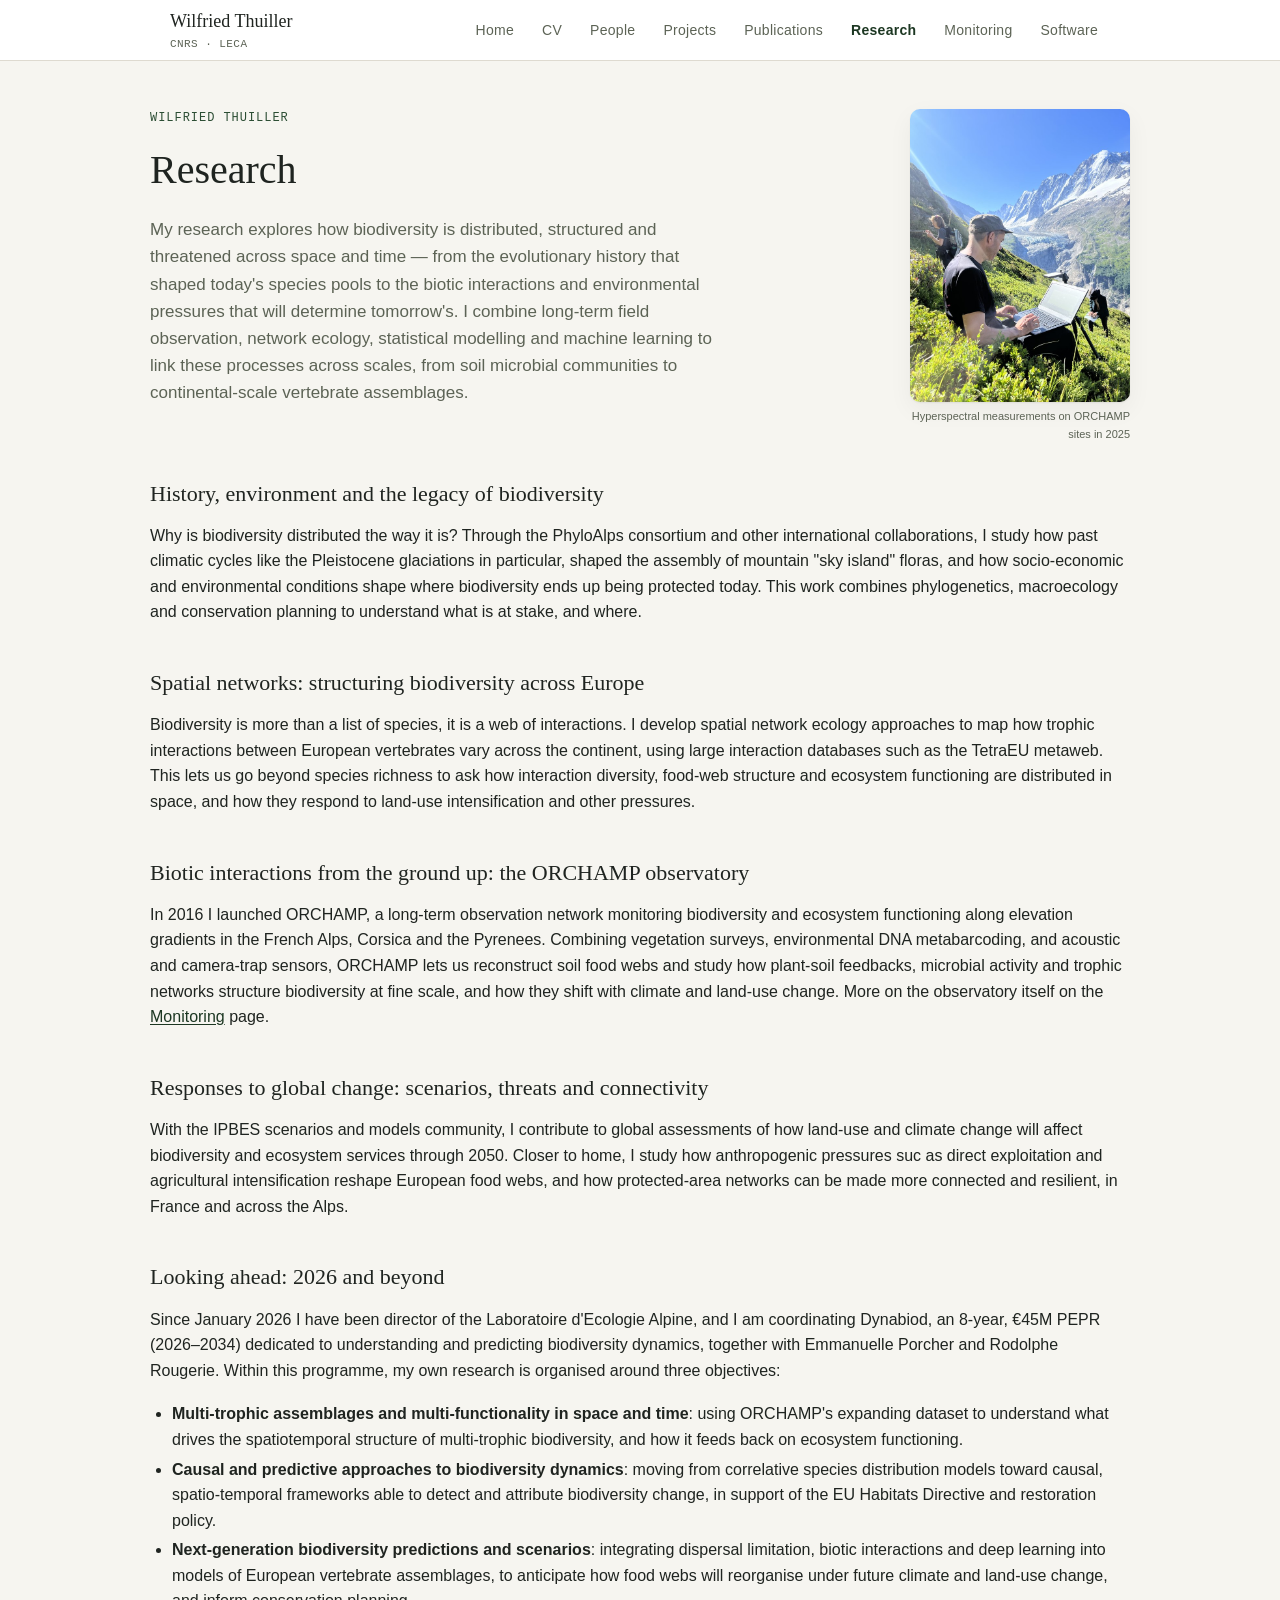
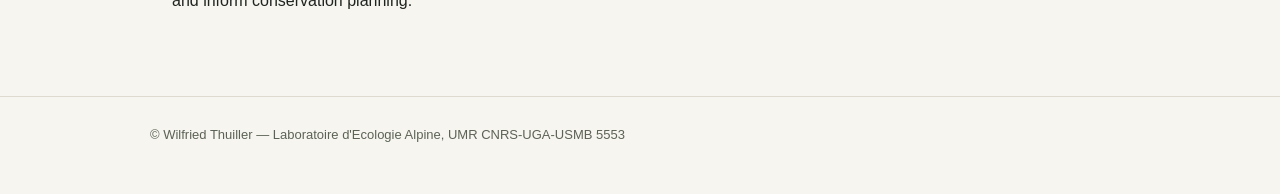
<file: Research.html>
<!doctype html>
<html lang="en">
<head>
<meta charset="utf-8">
<meta name="viewport" content="width=device-width, initial-scale=1">
<title>Research &mdash; Wilfried Thuiller</title>
<meta name="description" content="Research themes — biodiversity distribution, spatial networks, ORCHAMP, global change. Wilfried Thuiller, CNRS, LECA.">
<link rel="stylesheet" href="assets/css/style.css">
</head>
<body>

<header class="site-header">
  <div class="site-header-inner">
    <a class="site-brand" href="index.html">Wilfried Thuiller<span class="role">CNRS &middot; LECA</span></a>
    <button class="nav-toggle" aria-expanded="false" aria-controls="site-nav" aria-label="Toggle navigation"><span></span></button>
    <nav class="site-nav" id="site-nav">
      <ul>
        <li><a href="index.html">Home</a></li>
        <li><a href="CV.html">CV</a></li>
        <li><a href="People.html">People</a></li>
        <li><a href="Projects.html">Projects</a></li>
        <li><a href="Publications.html">Publications</a></li>
        <li><a href="Research.html" aria-current="page">Research</a></li>
        <li><a href="Monitoring.html">Monitoring</a></li>
        <li><a href="Software.html">Software</a></li>
      </ul>
    </nav>
  </div>
</header>

<main>
  <div class="page-header">
    <div class="page-header-inner wide cv-header-flex">
      <div class="cv-header-text">
        <p class="eyebrow">Wilfried Thuiller</p>
        <h1 class="page-title">Research</h1>
        <p class="page-lede">My research explores how biodiversity is distributed, structured and
          threatened across space and time &mdash; from the evolutionary history that shaped
          today's species pools to the biotic interactions and environmental pressures that will
          determine tomorrow's. I combine long-term field observation, network ecology,
          statistical modelling and machine learning to link these processes across scales, from
          soil microbial communities to continental-scale vertebrate assemblages.</p>
      </div>
      <div class="cv-header-photo">
        <img src="assets/img/research-hyperspectral.jpg" alt="Hyperspectral measurements on ORCHAMP sites in 2025">
        <p class="cv-header-photo-credit">Hyperspectral measurements on ORCHAMP sites in 2025</p>
      </div>
    </div>
  </div>

  <section class="content">
    <div class="content-inner wide prose">

      <h2>History, environment and the legacy of biodiversity</h2>
      <p>Why is biodiversity distributed the way it is? Through the PhyloAlps consortium and
        other international collaborations, I study how past climatic cycles like the Pleistocene
        glaciations in particular,  shaped the assembly of mountain "sky island" floras,
        and how socio-economic and environmental conditions shape where biodiversity ends up
        being protected today. This work combines phylogenetics, macroecology and conservation
        planning to understand what is at stake, and where.</p>

      <h2>Spatial networks: structuring biodiversity across Europe</h2>
      <p>Biodiversity is more than a list of species, it is a web of interactions. I
        develop spatial network ecology approaches to map how trophic interactions between
        European vertebrates vary across the continent, using large interaction databases such
        as the TetraEU metaweb. This lets us go beyond species richness to ask how interaction
        diversity, food-web structure and ecosystem functioning are distributed in space, and
        how they respond to land-use intensification and other pressures.</p>

      <h2>Biotic interactions from the ground up: the ORCHAMP observatory</h2>
      <p>In 2016 I launched ORCHAMP, a long-term observation network monitoring biodiversity and
        ecosystem functioning along elevation gradients in the French Alps, Corsica and the
        Pyrenees. Combining vegetation surveys, environmental DNA metabarcoding, and acoustic
        and camera-trap sensors, ORCHAMP lets us reconstruct soil food webs and study how
        plant-soil feedbacks, microbial activity and trophic networks structure biodiversity at
        fine scale, and how they shift with climate and land-use change. More on the
        observatory itself on the <a href="Monitoring.html">Monitoring</a> page.</p>

      <h2>Responses to global change: scenarios, threats and connectivity</h2>
      <p>With the IPBES scenarios and models community, I contribute to global assessments of
        how land-use and climate change will affect biodiversity and ecosystem services through
        2050. Closer to home, I study how anthropogenic pressures suc as direct exploitation and
        agricultural intensification reshape European food webs, and how protected-area
        networks can be made more connected and resilient, in France and across the Alps.</p>

      <h2>Looking ahead: 2026 and beyond</h2>
      <p>Since January 2026 I have been director of the Laboratoire d'Ecologie Alpine, and I am
        coordinating Dynabiod, an 8-year, &euro;45M PEPR (2026&ndash;2034) dedicated to
        understanding and predicting biodiversity dynamics, together with Emmanuelle Porcher and
        Rodolphe Rougerie. Within this programme, my own research is organised around three
        objectives:</p>
      <ul>
        <li><strong>Multi-trophic assemblages and multi-functionality in space and time</strong>:
          using ORCHAMP's expanding dataset to understand what drives the spatiotemporal
          structure of multi-trophic biodiversity, and how it feeds back on ecosystem
          functioning.</li>
        <li><strong>Causal and predictive approaches to biodiversity dynamics</strong>: moving
          from correlative species distribution models toward causal, spatio-temporal frameworks
          able to detect and attribute biodiversity change, in support of the EU Habitats
          Directive and restoration policy.</li>
        <li><strong>Next-generation biodiversity predictions and scenarios</strong>: integrating
          dispersal limitation, biotic interactions and deep learning into models of European
          vertebrate assemblages, to anticipate how food webs will reorganise under future
          climate and land-use change, and inform conservation planning.</li>
      </ul>

      
    </div>
  </section>
</main>

<footer class="site-footer">
  <div class="site-footer-inner">
    <span>&copy; Wilfried Thuiller &mdash; Laboratoire d'Ecologie Alpine, UMR CNRS-UGA-USMB 5553</span>
  </div>
</footer>

<script src="assets/js/nav.js"></script>
</body>
</html>
</file>
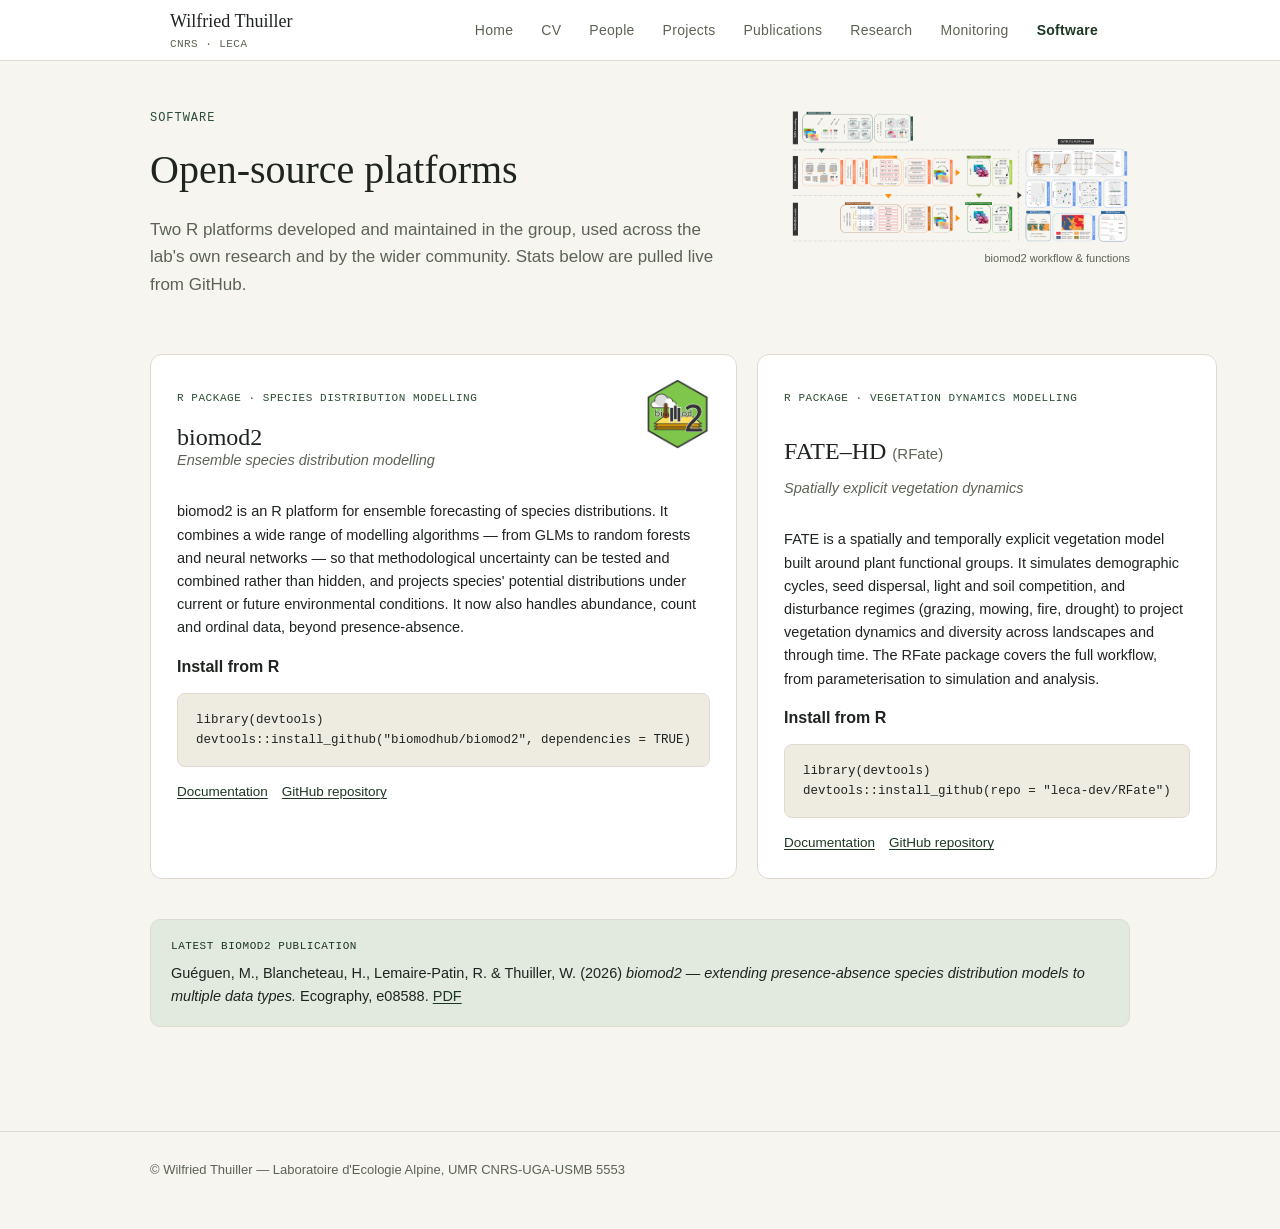
<file: Software.html>
<!doctype html>
<html lang="en">
<head>
<meta charset="utf-8">
<meta name="viewport" content="width=device-width, initial-scale=1">
<title>Software &mdash; Wilfried Thuiller</title>
<meta name="description" content="biomod2 and FATE-HD — open-source R platforms for species distribution and vegetation dynamics modelling.">
<link rel="stylesheet" href="assets/css/style.css">
</head>
<body>

<header class="site-header">
  <div class="site-header-inner">
    <a class="site-brand" href="index.html">Wilfried Thuiller<span class="role">CNRS &middot; LECA</span></a>
    <button class="nav-toggle" aria-expanded="false" aria-controls="site-nav" aria-label="Toggle navigation"><span></span></button>
    <nav class="site-nav" id="site-nav">
      <ul>
        <li><a href="index.html">Home</a></li>
        <li><a href="CV.html">CV</a></li>
        <li><a href="People.html">People</a></li>
        <li><a href="Projects.html">Projects</a></li>
        <li><a href="Publications.html">Publications</a></li>
        <li><a href="Research.html">Research</a></li>
        <li><a href="Monitoring.html">Monitoring</a></li>
        <li><a href="Software.html" aria-current="page">Software</a></li>
      </ul>
    </nav>
  </div>
</header>

<main>
  <div class="page-header">
    <div class="page-header-inner wide cv-header-flex">
      <div class="cv-header-text">
        <p class="eyebrow">Software</p>
        <h1 class="page-title">Open-source platforms</h1>
        <p class="page-lede">Two R platforms developed and maintained in the group, used across the lab's own
          research and by the wider community. Stats below are pulled live from GitHub.</p>
      </div>
      <div class="cv-header-photo cv-header-photo--xwide cv-header-photo--diagram">
        <button type="button" class="lightbox-trigger" data-full-src="assets/img/biomod2-workflow-full.png">
          <img src="assets/img/biomod2-workflow.png" alt="Diagram of the biomod2 workflow: data formatting, single models, ensemble models, and output &amp; plot functions">
        </button>
        <p class="cv-header-photo-credit">biomod2 workflow &amp; functions</p>
      </div>
    </div>
  </div>

  <section class="content">
    <div class="content-inner wide">

      <div class="platform-grid">

        <div class="platform-card" data-gh-repo="biomodhub/biomod2">
          <div class="platform-header">
            <div>
              <p class="platform-kicker">R package &middot; species distribution modelling</p>
              <h2>biomod2</h2>
              <p class="tagline">Ensemble species distribution modelling</p>
            </div>
            <img class="platform-logo" src="assets/img/biomod2-hex.png" alt="biomod2 hex sticker logo">
          </div>
          <p class="description">biomod2 is an R platform for ensemble forecasting of species distributions.
            It combines a wide range of modelling algorithms &mdash; from GLMs to random forests and neural
            networks &mdash; so that methodological uncertainty can be tested and combined rather than
            hidden, and projects species' potential distributions under current or future environmental
            conditions. It now also handles abundance, count and ordinal data, beyond presence-absence.</p>

          <div class="gh-stats">
            <div class="stat"><span class="label">Stars</span><span class="value" data-gh-stars></span></div>
            <div class="stat"><span class="label">Latest release</span><span class="value"><a data-gh-release href="https://github.com/biomodhub/biomod2/releases"></a></span></div>
            <div class="stat"><span class="label">Released</span><span class="value" data-gh-release-date></span></div>
            <div class="stat"><span class="label">Last commit</span><span class="value" data-gh-updated></span></div>
            <div class="stat"><span class="label">Open issues</span><span class="value" data-gh-issues></span></div>
          </div>

          <p style="margin:0;"><strong>Install from R</strong></p>
          <pre class="code-block"><code>library(devtools)
devtools::install_github("biomodhub/biomod2", dependencies = TRUE)</code></pre>

          <div class="platform-links">
            <a href="https://biomodhub.github.io/biomod2/" target="_blank" rel="noopener">Documentation</a>
            <a href="https://github.com/biomodhub/biomod2" target="_blank" rel="noopener">GitHub repository</a>
          </div>
        </div>

        <div class="platform-card" data-gh-repo="leca-dev/RFate">
          <p class="platform-kicker">R package &middot; vegetation dynamics modelling</p>
          <h2>FATE&ndash;HD <span style="font-size:15px;color:var(--text-muted);font-family:var(--font-body);">(RFate)</span></h2>
          <p class="tagline">Spatially explicit vegetation dynamics</p>
          <p class="description">FATE is a spatially and temporally explicit vegetation model built around
            plant functional groups. It simulates demographic cycles, seed dispersal, light and soil
            competition, and disturbance regimes (grazing, mowing, fire, drought) to project vegetation
            dynamics and diversity across landscapes and through time. The RFate package covers the full
            workflow, from parameterisation to simulation and analysis.</p>

          <div class="gh-stats">
            <div class="stat"><span class="label">Stars</span><span class="value" data-gh-stars></span></div>
            <div class="stat"><span class="label">Latest release</span><span class="value"><a data-gh-release href="https://github.com/leca-dev/RFate/releases"></a></span></div>
            <div class="stat"><span class="label">Released</span><span class="value" data-gh-release-date></span></div>
            <div class="stat"><span class="label">Last commit</span><span class="value" data-gh-updated></span></div>
            <div class="stat"><span class="label">Open issues</span><span class="value" data-gh-issues></span></div>
          </div>

          <p style="margin:0;"><strong>Install from R</strong></p>
          <pre class="code-block"><code>library(devtools)
devtools::install_github(repo = "leca-dev/RFate")</code></pre>

          <div class="platform-links">
            <a href="https://leca-dev.github.io/RFate/" target="_blank" rel="noopener">Documentation</a>
            <a href="https://github.com/leca-dev/RFate" target="_blank" rel="noopener">GitHub repository</a>
          </div>
        </div>

      </div>

      <div class="pub-highlight">
        <span class="h-label">Latest biomod2 publication</span>
        Guéguen, M., Blancheteau, H., Lemaire-Patin, R. &amp; Thuiller, W. (2026) <em>biomod2 &mdash; extending
        presence-absence species distribution models to multiple data types.</em> Ecography, e08588. <a href="https://nsojournals.onlinelibrary.wiley.com/doi/epdf/10.1002/ecog.08588" target="_blank" rel="noopener">PDF</a>
      </div>

      
      

    </div>
  </section>
</main>

<footer class="site-footer">
  <div class="site-footer-inner">
    <span>&copy; Wilfried Thuiller &mdash; Laboratoire d'Ecologie Alpine, UMR CNRS-UGA-USMB 5553</span>
  </div>
</footer>

<script src="assets/js/nav.js"></script>
<script src="assets/js/github-stats.js"></script>
<script src="assets/js/lightbox.js"></script>
</body>
</html>
</file>
<file: assets/css/style.css>
/* ==========================================================================
   Wilfried Thuiller — site design system
   Plain CSS, no build step. Shared across the 8 main pages.
   ========================================================================== */

:root {
  --bg: #f6f5f0;
  --surface: #ffffff;
  --surface-alt: #eeece1;
  --text: #1f2420;
  --text-muted: #5c6355;
  --accent: #2b4d33;
  --accent-strong: #1c3722;
  --accent-soft: #e2e9de;
  --border: #dedad0;
  --shadow: 0 1px 2px rgba(20, 24, 18, 0.06), 0 8px 24px rgba(20, 24, 18, 0.05);

  --font-display: Georgia, "Iowan Old Style", "Palatino Linotype", "Book Antiqua", serif;
  --font-body: -apple-system, BlinkMacSystemFont, "Segoe UI", Helvetica, Arial, sans-serif;
  --font-mono: ui-monospace, "SF Mono", Menlo, Consolas, monospace;

  --container: 760px;
  --container-wide: 980px;
}

@media (prefers-color-scheme: dark) {
  :root {
    --bg: #14170e;
    --surface: #1b1f15;
    --surface-alt: #212617;
    --text: #e8e6da;
    --text-muted: #a3a996;
    --accent: #83bd97;
    --accent-strong: #a4d1b3;
    --accent-soft: #23301f;
    --border: #333827;
    --shadow: 0 1px 2px rgba(0, 0, 0, 0.3), 0 8px 24px rgba(0, 0, 0, 0.35);
  }
}
:root[data-theme="dark"] {
  --bg: #14170e; --surface: #1b1f15; --surface-alt: #212617; --text: #e8e6da;
  --text-muted: #a3a996; --accent: #83bd97; --accent-strong: #a4d1b3;
  --accent-soft: #23301f; --border: #333827;
  --shadow: 0 1px 2px rgba(0, 0, 0, 0.3), 0 8px 24px rgba(0, 0, 0, 0.35);
}
:root[data-theme="light"] {
  --bg: #f6f5f0; --surface: #ffffff; --surface-alt: #eeece1; --text: #1f2420;
  --text-muted: #5c6355; --accent: #2b4d33; --accent-strong: #1c3722;
  --accent-soft: #e2e9de; --border: #dedad0;
  --shadow: 0 1px 2px rgba(20, 24, 18, 0.06), 0 8px 24px rgba(20, 24, 18, 0.05);
}

* { box-sizing: border-box; }

html { -webkit-text-size-adjust: 100%; }

body {
  margin: 0;
  background: var(--bg);
  color: var(--text);
  font-family: var(--font-body);
  font-size: 16px;
  line-height: 1.6;
}

img { max-width: 100%; display: block; }

a { color: var(--accent-strong); text-decoration-thickness: 1px; text-underline-offset: 2px; }
a:hover { color: var(--accent); }
a:focus-visible, button:focus-visible { outline: 2px solid var(--accent); outline-offset: 2px; }

h1, h2, h3 { font-family: var(--font-display); font-weight: 400; text-wrap: balance; margin: 0; }

/* ---------- Header / nav ---------- */

.site-header {
  position: sticky;
  top: 0;
  z-index: 20;
  background: var(--surface);
  border-bottom: 1px solid var(--border);
}

.site-header-inner {
  max-width: var(--container-wide);
  margin: 0 auto;
  padding: 0 20px;
  display: flex;
  align-items: center;
  justify-content: space-between;
  height: 60px;
}

.site-brand {
  font-family: var(--font-display);
  font-size: 18px;
  color: var(--text);
  text-decoration: none;
  white-space: nowrap;
}
.site-brand:hover { color: var(--text); }
.site-brand .role {
  display: block;
  font-family: var(--font-mono);
  font-size: 11px;
  letter-spacing: 0.04em;
  color: var(--text-muted);
  text-transform: uppercase;
}

.nav-toggle {
  display: none;
  background: none;
  border: 1px solid var(--border);
  border-radius: 6px;
  width: 40px;
  height: 36px;
  cursor: pointer;
  position: relative;
}
.nav-toggle span,
.nav-toggle::before,
.nav-toggle::after {
  content: "";
  position: absolute;
  left: 8px;
  right: 8px;
  height: 2px;
  background: var(--text);
  transition: transform 0.15s ease, opacity 0.15s ease;
}
.nav-toggle::before { top: 12px; }
.nav-toggle span { top: 17px; }
.nav-toggle::after { top: 22px; }
.nav-toggle[aria-expanded="true"]::before { transform: translateY(5px) rotate(45deg); }
.nav-toggle[aria-expanded="true"]::after { transform: translateY(-5px) rotate(-45deg); }
.nav-toggle[aria-expanded="true"] span { opacity: 0; }

.site-nav ul {
  list-style: none;
  display: flex;
  gap: 4px;
  margin: 0;
  padding: 0;
}
.site-nav a {
  display: block;
  padding: 8px 12px;
  border-radius: 6px;
  color: var(--text-muted);
  text-decoration: none;
  font-size: 14px;
  letter-spacing: 0.02em;
}
.site-nav a:hover { color: var(--text); background: var(--surface-alt); }
.site-nav a[aria-current="page"] {
  color: var(--accent-strong);
  font-weight: 600;
}

@media (max-width: 760px) {
  .nav-toggle { display: block; }
  .site-nav {
    position: absolute;
    top: 60px;
    left: 0;
    right: 0;
    background: var(--surface);
    border-bottom: 1px solid var(--border);
    box-shadow: var(--shadow);
    display: none;
  }
  .site-nav.is-open { display: block; }
  .site-nav ul { flex-direction: column; padding: 8px; gap: 0; }
  .site-nav a { padding: 12px; border-radius: 6px; }
}

/* ---------- Page shell ---------- */

main { display: block; }

.page-header {
  padding: 48px 20px 8px;
}
.page-header-inner {
  max-width: var(--container);
  margin: 0 auto;
}
.page-header-inner.wide { max-width: var(--container-wide); }

.eyebrow {
  font-family: var(--font-mono);
  font-size: 12px;
  letter-spacing: 0.08em;
  text-transform: uppercase;
  color: var(--accent);
  margin: 0 0 10px;
}

.page-title { font-size: clamp(28px, 5vw, 40px); }

.page-lede {
  color: var(--text-muted);
  font-size: 17px;
  max-width: 62ch;
  margin: 14px 0 0;
}

section.content {
  padding: 24px 20px 64px;
}
.content-inner {
  max-width: var(--container);
  margin: 0 auto;
}
.content-inner.wide { max-width: var(--container-wide); }

/* ---------- Prose ---------- */

.prose p { margin: 0 0 18px; }
.prose p:last-child { margin-bottom: 0; }
.prose h2 {
  font-size: 22px;
  margin: 40px 0 12px;
  color: var(--text);
}
.prose h2:first-child { margin-top: 0; }
.prose h3 {
  font-family: var(--font-body);
  font-weight: 700;
  font-size: 15px;
  margin: 24px 0 6px;
  color: var(--text);
}
.prose a { text-decoration: underline; }
.prose ul, .prose ol { padding-left: 22px; margin: 0 0 18px; }
.prose li { margin: 4px 0; }
.prose strong { color: var(--text); }

/* ---------- Cards (Projects) ---------- */

.card-grid {
  display: grid;
  grid-template-columns: repeat(auto-fill, minmax(280px, 1fr));
  gap: 16px;
}
.card {
  background: var(--surface);
  border: 1px solid var(--border);
  border-radius: 10px;
  padding: 20px 22px;
  display: flex;
  flex-direction: column;
  gap: 8px;
}
.card-top {
  display: flex;
  align-items: flex-start;
  justify-content: space-between;
  gap: 10px;
}
.funder-badge {
  flex: 0 0 auto;
  display: flex;
  align-items: center;
  background: #fff;
  border-radius: 6px;
  padding: 3px 7px;
  box-shadow: 0 1px 2px rgba(20, 24, 18, 0.15);
}
.funder-badge img { display: block; height: 20px; width: auto; }

.card-eyebrow {
  font-family: var(--font-mono);
  font-size: 11px;
  letter-spacing: 0.04em;
  color: var(--text-muted);
  text-transform: uppercase;
}
.card h3 {
  font-family: var(--font-display);
  font-size: 17px;
  font-weight: 400;
  margin: 0;
}
.card .subtitle {
  font-size: 14px;
  color: var(--text-muted);
  font-style: italic;
}
.card p { font-size: 14.5px; margin: 0; color: var(--text); }
.card .people { font-size: 13px; color: var(--text-muted); margin-top: auto; padding-top: 6px; }

.past-projects { list-style: none; margin: 0; padding: 0; }
.past-project {
  padding: 14px 0;
  border-bottom: 1px solid var(--border);
}
.past-project:last-child { border-bottom: none; }
.past-project .p-title {
  font-family: var(--font-display);
  font-size: 16px;
}
.past-project .p-title a { color: var(--text); text-decoration: underline; text-decoration-color: var(--border); }
.past-project .p-title a:hover { color: var(--accent-strong); text-decoration-color: var(--accent-strong); }
.past-project .p-subtitle {
  font-size: 13.5px;
  font-style: italic;
  color: var(--text-muted);
  margin-top: 2px;
}
.past-project .p-desc {
  font-size: 13.5px;
  color: var(--text-muted);
  margin-top: 4px;
  max-width: 70ch;
}

.section-divider {
  display: flex;
  align-items: center;
  gap: 14px;
  margin: 56px 0 24px;
}
.section-divider:first-child { margin-top: 0; }
.section-divider h2 {
  font-size: 20px;
  white-space: nowrap;
}
.section-divider::after {
  content: "";
  height: 1px;
  background: var(--border);
  flex: 1;
}

/* ---------- People ---------- */

.people-photos {
  display: grid;
  grid-template-columns: 1fr 1fr;
  gap: 12px;
  margin: 24px 0 8px;
}
.people-photos img { border-radius: 10px; width: 100%; height: 220px; object-fit: cover; }
@media (max-width: 560px) {
  .people-photos { grid-template-columns: 1fr; }
  .people-photos img { height: auto; }
}

.people-page h2 {
  font-size: 22px;
  margin: 48px 0 14px;
  color: var(--text);
}
.people-page h2:first-child { margin-top: 0; }
.people-page h3 {
  font-family: var(--font-body);
  font-weight: 700;
  font-size: 15px;
  margin: 28px 0 10px;
  color: var(--text);
}
.people-page > p { color: var(--text-muted); font-size: 15px; max-width: 62ch; }
.people-page .alumni-flow {
  font-size: 13.5px;
  line-height: 1.8;
  color: var(--text-muted);
  margin: 0 0 8px;
}
.people-page .alumni-flow a { color: var(--accent-strong); }

.people-group { margin: 40px 0; }
.people-group h2 { font-size: 19px; margin: 0 0 14px; }
.people-list { list-style: none; margin: 0; padding: 0; }
.people-item {
  padding: 12px 0;
  border-bottom: 1px solid var(--border);
  display: grid;
  grid-template-columns: 110px 1fr;
  gap: 16px;
  font-size: 14.5px;
}
.people-item:last-child { border-bottom: none; }
.people-item .years {
  font-family: var(--font-mono);
  font-size: 12px;
  color: var(--text-muted);
  padding-top: 2px;
}
.people-item .name { font-weight: 600; }
.people-item .desc { color: var(--text-muted); }
@media (max-width: 560px) {
  .people-item { grid-template-columns: 1fr; gap: 2px; }
}
.people-list--flat .people-item { grid-template-columns: 1fr; }

/* ---------- Publications ---------- */

.pub-year {
  font-family: var(--font-display);
  font-size: 26px;
  margin: 44px 0 14px;
  color: var(--accent-strong);
}
.pub-year:first-of-type { margin-top: 0; }
.pub-list { list-style: none; margin: 0 0 8px; padding: 0; }
.pub-item {
  padding: 10px 0;
  border-bottom: 1px solid var(--border);
  font-size: 14.5px;
  display: flex;
  gap: 10px;
}
.pub-item:last-child { border-bottom: none; }
.pub-num {
  font-family: var(--font-mono);
  font-size: 12px;
  color: var(--text-muted);
  white-space: nowrap;
  padding-top: 2px;
  min-width: 34px;
}
.pub-citation { flex: 1; }
.pub-links { white-space: nowrap; font-size: 13px; }
.pub-links a { margin-left: 8px; }
.pub-links a:first-child { margin-left: 0; }

.pub-jump {
  display: flex;
  flex-wrap: wrap;
  gap: 6px;
  margin: 20px 0 0;
  font-family: var(--font-mono);
  font-size: 12px;
}
.pub-jump a {
  padding: 4px 8px;
  border-radius: 5px;
  background: var(--surface-alt);
  text-decoration: none;
  color: var(--text-muted);
}
.pub-jump a:hover { color: var(--text); }

/* ---------- Figures & CTA (Monitoring) ---------- */

.figure-panel {
  background: #ffffff;
  border: 1px solid var(--border);
  border-radius: 12px;
  padding: 20px;
  margin: 24px 0;
}
.figure-panel img { border-radius: 4px; }
.figure-panel .caption {
  font-family: var(--font-body);
  font-size: 13px;
  color: #5b6152;
  margin: 14px 4px 2px;
  line-height: 1.6;
}
.figure-panel .caption strong { color: #22261d; }

.cta-box {
  background: var(--accent-soft);
  border: 1px solid var(--border);
  border-radius: 12px;
  padding: 28px 30px;
  margin: 40px 0;
  display: flex;
  align-items: center;
  justify-content: space-between;
  gap: 20px;
  flex-wrap: wrap;
}
.cta-box .cta-text h3 { margin: 0 0 4px; font-size: 19px; }
.cta-box .cta-text p { margin: 0; color: var(--text-muted); font-size: 14px; max-width: 48ch; }
.cta-box .btn {
  display: inline-block;
  background: var(--accent-strong);
  color: var(--bg);
  font-weight: 600;
  font-size: 14px;
  padding: 11px 20px;
  border-radius: 8px;
  text-decoration: none;
  white-space: nowrap;
}
.cta-box .btn:hover { opacity: 0.88; color: var(--bg); }

/* ---------- CV ---------- */

.cv-header-flex {
  display: flex;
  align-items: flex-start;
  justify-content: space-between;
  gap: 32px;
}
.cv-header-text { flex: 1 1 auto; min-width: 0; }
.cv-header-photo {
  flex: 0 0 auto;
  width: 220px;
}
.cv-header-photo img {
  width: 100%;
  height: auto;
  display: block;
  border-radius: 10px;
  box-shadow: var(--shadow);
}
.cv-header-photo-credit {
  font-size: 11px;
  color: var(--text-muted);
  text-align: right;
  margin: 6px 0 0;
}

/* ---------- Lightbox ---------- */

.lightbox-trigger {
  position: relative;
  display: block;
  width: 100%;
  cursor: zoom-in;
  background: none;
  border: none;
  padding: 0;
  margin: 0;
  font: inherit;
}
.lightbox-trigger img { display: block; width: 100%; }
.lightbox-trigger::after {
  content: "Click to enlarge";
  position: absolute;
  inset: 0;
  display: flex;
  align-items: center;
  justify-content: center;
  font-family: var(--font-mono);
  font-size: 11px;
  letter-spacing: 0.03em;
  color: #fff;
  background: rgba(20, 24, 18, 0.45);
  border-radius: 10px;
  opacity: 0;
  transition: opacity 0.15s;
}
.lightbox-trigger:hover::after,
.lightbox-trigger:focus-visible::after { opacity: 1; }

.lightbox-overlay {
  position: fixed;
  inset: 0;
  z-index: 100;
  display: flex;
  align-items: center;
  justify-content: center;
  padding: 40px;
  background: rgba(10, 12, 8, 0.88);
  opacity: 0;
  visibility: hidden;
  transition: opacity 0.2s;
}
.lightbox-overlay.is-open { opacity: 1; visibility: visible; }
.lightbox-overlay img {
  max-width: 92vw;
  max-height: 92vh;
  border-radius: 8px;
  box-shadow: 0 20px 60px rgba(0, 0, 0, 0.5);
}
.lightbox-close {
  position: absolute;
  top: 20px;
  right: 28px;
  background: none;
  border: none;
  color: #fff;
  font-size: 36px;
  line-height: 1;
  cursor: pointer;
  padding: 8px;
}
.cv-header-photo--lg { width: 270px; }
.cv-header-photo--xwide { width: 340px; }
.cv-header-photo--diagram img { border-radius: 0; box-shadow: none; }
@media (max-width: 720px) {
  .cv-header-flex { flex-direction: column-reverse; }
  .cv-header-photo { width: 160px; align-self: flex-end; }
  .cv-header-photo--lg { width: 200px; }
  .cv-header-photo--xwide { width: 240px; }
}

.page-header-logo {
  flex: 0 0 auto;
  width: 130px;
  display: block;
  transition: opacity 0.15s;
}
.page-header-logo:hover { opacity: 0.82; }
.page-header-logo img { width: 100%; height: auto; display: block; }
@media (max-width: 720px) {
  .page-header-logo { width: 96px; align-self: flex-end; }
}

.cv-intro {
  display: flex;
  flex-wrap: wrap;
  gap: 8px 18px;
  font-size: 14px;
  color: var(--text-muted);
  margin: 4px 0 0;
}
.cv-intro a { color: var(--text-muted); }
.cv-intro a:hover { color: var(--accent-strong); }

.cv-stats {
  display: grid;
  grid-template-columns: repeat(auto-fit, minmax(140px, 1fr));
  gap: 1px;
  background: var(--border);
  border: 1px solid var(--border);
  border-radius: 10px;
  overflow: hidden;
  margin: 28px 0 48px;
}
.cv-stats .stat-tile {
  background: var(--surface);
  padding: 18px 18px;
}
.cv-stats .stat-tile .n {
  font-family: var(--font-display);
  font-size: 26px;
  font-variant-numeric: tabular-nums;
  color: var(--text);
  display: block;
}
.cv-stats .stat-tile .l {
  font-size: 12px;
  color: var(--text-muted);
  margin-top: 4px;
  line-height: 1.4;
}

.cv-columns {
  display: grid;
  grid-template-columns: 1fr 1fr;
  gap: 32px;
  margin: 0 0 8px;
}
@media (max-width: 720px) {
  .cv-columns { grid-template-columns: 1fr; gap: 8px; }
}
.cv-columns > div > h2:first-child { margin-top: 0; }

/* ---------- Software platform cards ---------- */

.platform-grid {
  display: grid;
  grid-template-columns: 1fr 1fr;
  gap: 20px;
  margin: 24px 0 40px;
}
@media (max-width: 720px) {
  .platform-grid { grid-template-columns: 1fr; }
}

.platform-card {
  background: var(--surface);
  border: 1px solid var(--border);
  border-radius: 12px;
  padding: 24px 26px;
  display: flex;
  flex-direction: column;
  gap: 14px;
}
.platform-header {
  display: flex;
  align-items: flex-start;
  justify-content: space-between;
  gap: 16px;
}
.platform-logo {
  flex: 0 0 auto;
  width: 64px;
  height: auto;
  display: block;
}
.platform-card .platform-kicker {
  font-family: var(--font-mono);
  font-size: 11px;
  letter-spacing: 0.05em;
  text-transform: uppercase;
  color: var(--accent);
}
.platform-card h2 {
  font-size: 24px;
  margin: 0;
}
.platform-card .tagline {
  color: var(--text-muted);
  font-size: 14.5px;
  font-style: italic;
  margin-top: -8px;
}
.platform-card p.description {
  font-size: 14.5px;
  margin: 0;
}

.gh-stats {
  display: flex;
  gap: 18px;
  flex-wrap: wrap;
  padding: 12px 0;
  border-top: 1px solid var(--border);
  border-bottom: 1px solid var(--border);
}
.gh-stats .stat { display: flex; flex-direction: column; gap: 2px; min-width: 64px; }
.gh-stats .stat .label {
  font-family: var(--font-mono);
  font-size: 10.5px;
  text-transform: uppercase;
  letter-spacing: 0.04em;
  color: var(--text-muted);
}
.gh-stats .stat .value {
  font-family: var(--font-mono);
  font-size: 15px;
  font-variant-numeric: tabular-nums;
  color: var(--text);
}
.gh-stats .stat .value:empty::before { content: "\2026"; color: var(--text-muted); }
.gh-stats .stat a.value { color: var(--accent-strong); text-decoration: none; }
.gh-stats .stat a.value:hover { text-decoration: underline; }
.platform-card.gh-stats-error .gh-stats { display: none; }

.platform-card pre.code-block { margin: 0; font-size: 12.5px; }

.platform-links { display: flex; gap: 14px; flex-wrap: wrap; font-size: 13.5px; }

.pub-highlight {
  background: var(--accent-soft);
  border: 1px solid var(--border);
  border-radius: 10px;
  padding: 18px 20px;
  margin: 0 0 40px;
  font-size: 14.5px;
}
.pub-highlight .h-label {
  font-family: var(--font-mono);
  font-size: 11px;
  text-transform: uppercase;
  letter-spacing: 0.05em;
  color: var(--accent-strong);
  margin-bottom: 6px;
  display: block;
}

/* ---------- Code ---------- */

pre.code-block {
  background: var(--surface-alt);
  border: 1px solid var(--border);
  border-radius: 8px;
  padding: 16px 18px;
  overflow-x: auto;
  font-family: var(--font-mono);
  font-size: 13.5px;
  line-height: 1.6;
  color: var(--text);
}

.citation-list {
  list-style: none;
  margin: 0;
  padding: 0;
  counter-reset: cite;
}
.citation-list li {
  counter-increment: cite;
  padding: 10px 0 10px 34px;
  border-bottom: 1px solid var(--border);
  font-size: 14px;
  color: var(--text-muted);
  position: relative;
}
.citation-list li:last-child { border-bottom: none; }
.citation-list li::before {
  content: counter(cite);
  position: absolute;
  left: 0;
  top: 10px;
  font-family: var(--font-mono);
  font-size: 11px;
  color: var(--text-muted);
}

/* ---------- Misc components ---------- */

.tag {
  display: inline-block;
  font-family: var(--font-mono);
  font-size: 11px;
  letter-spacing: 0.04em;
  text-transform: uppercase;
  padding: 3px 8px;
  border-radius: 99px;
  background: var(--accent-soft);
  color: var(--accent-strong);
}

.logo-row {
  display: flex;
  align-items: center;
  gap: 24px;
  flex-wrap: wrap;
  margin-top: 8px;
}
.logo-row img { height: 56px; width: auto; }

.contact-block {
  font-size: 15px;
  color: var(--text-muted);
  line-height: 1.7;
}
.contact-block strong { color: var(--text); }

/* ---------- Footer ---------- */

.site-footer {
  border-top: 1px solid var(--border);
  padding: 28px 20px 48px;
  color: var(--text-muted);
  font-size: 13px;
}
.site-footer-inner {
  max-width: var(--container-wide);
  margin: 0 auto;
  display: flex;
  justify-content: space-between;
  align-items: center;
  gap: 16px;
  flex-wrap: wrap;
}

/* ---------- Utility ---------- */

.table-scroll { overflow-x: auto; }
.visually-hidden {
  position: absolute; width: 1px; height: 1px; padding: 0; margin: -1px;
  overflow: hidden; clip: rect(0,0,0,0); white-space: nowrap; border: 0;
}
</file>
